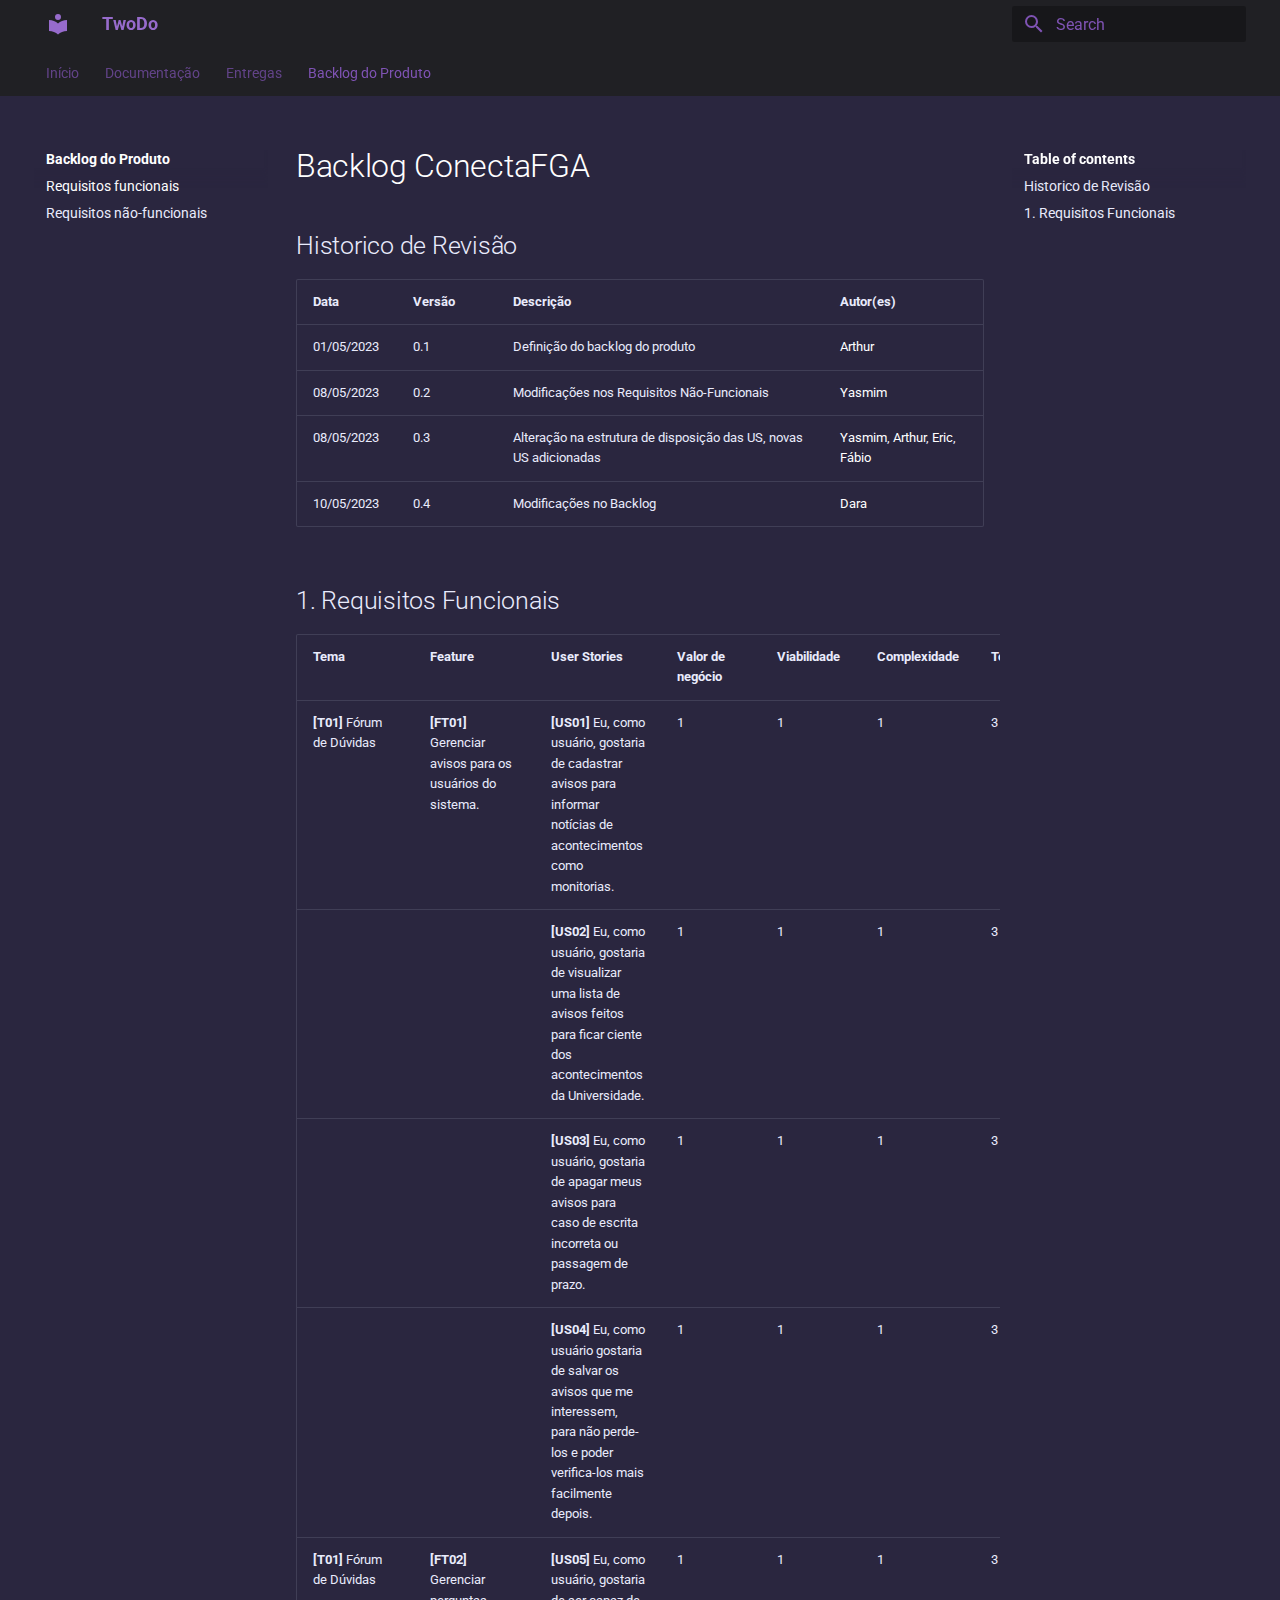
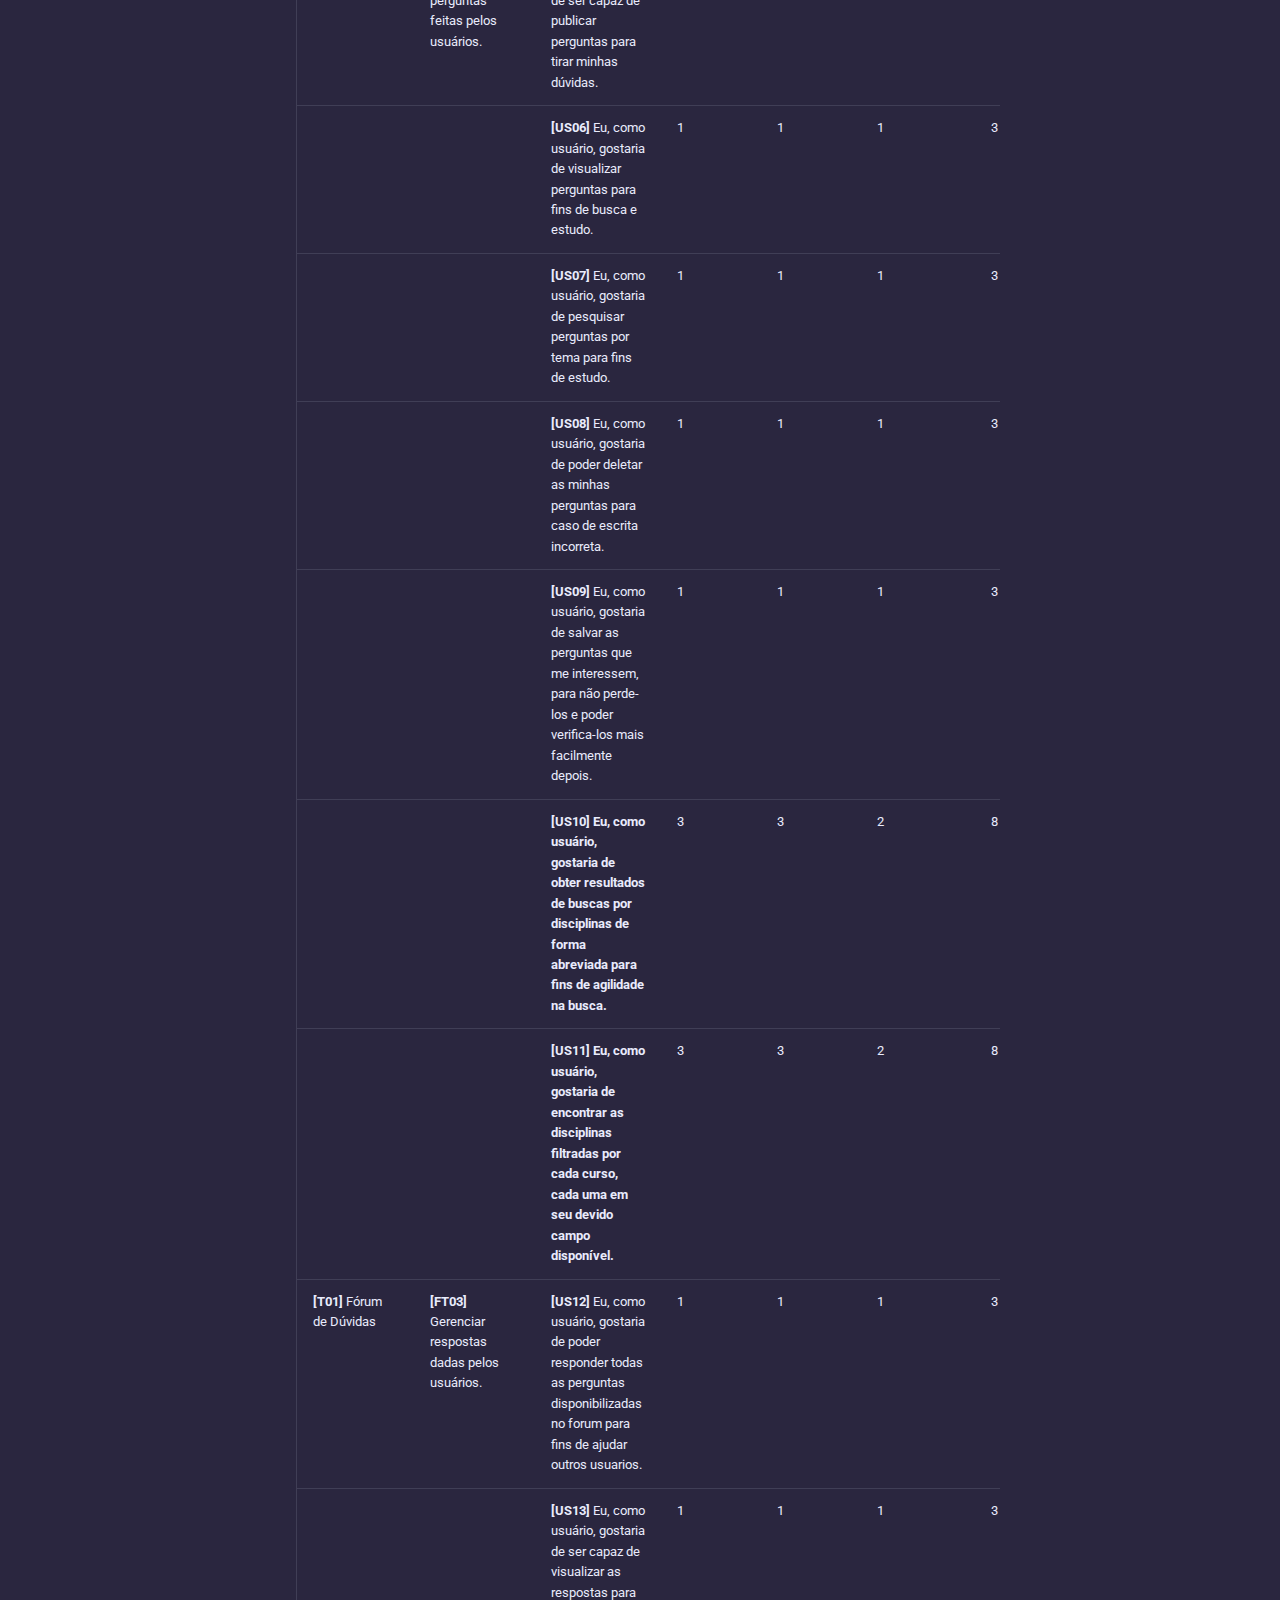
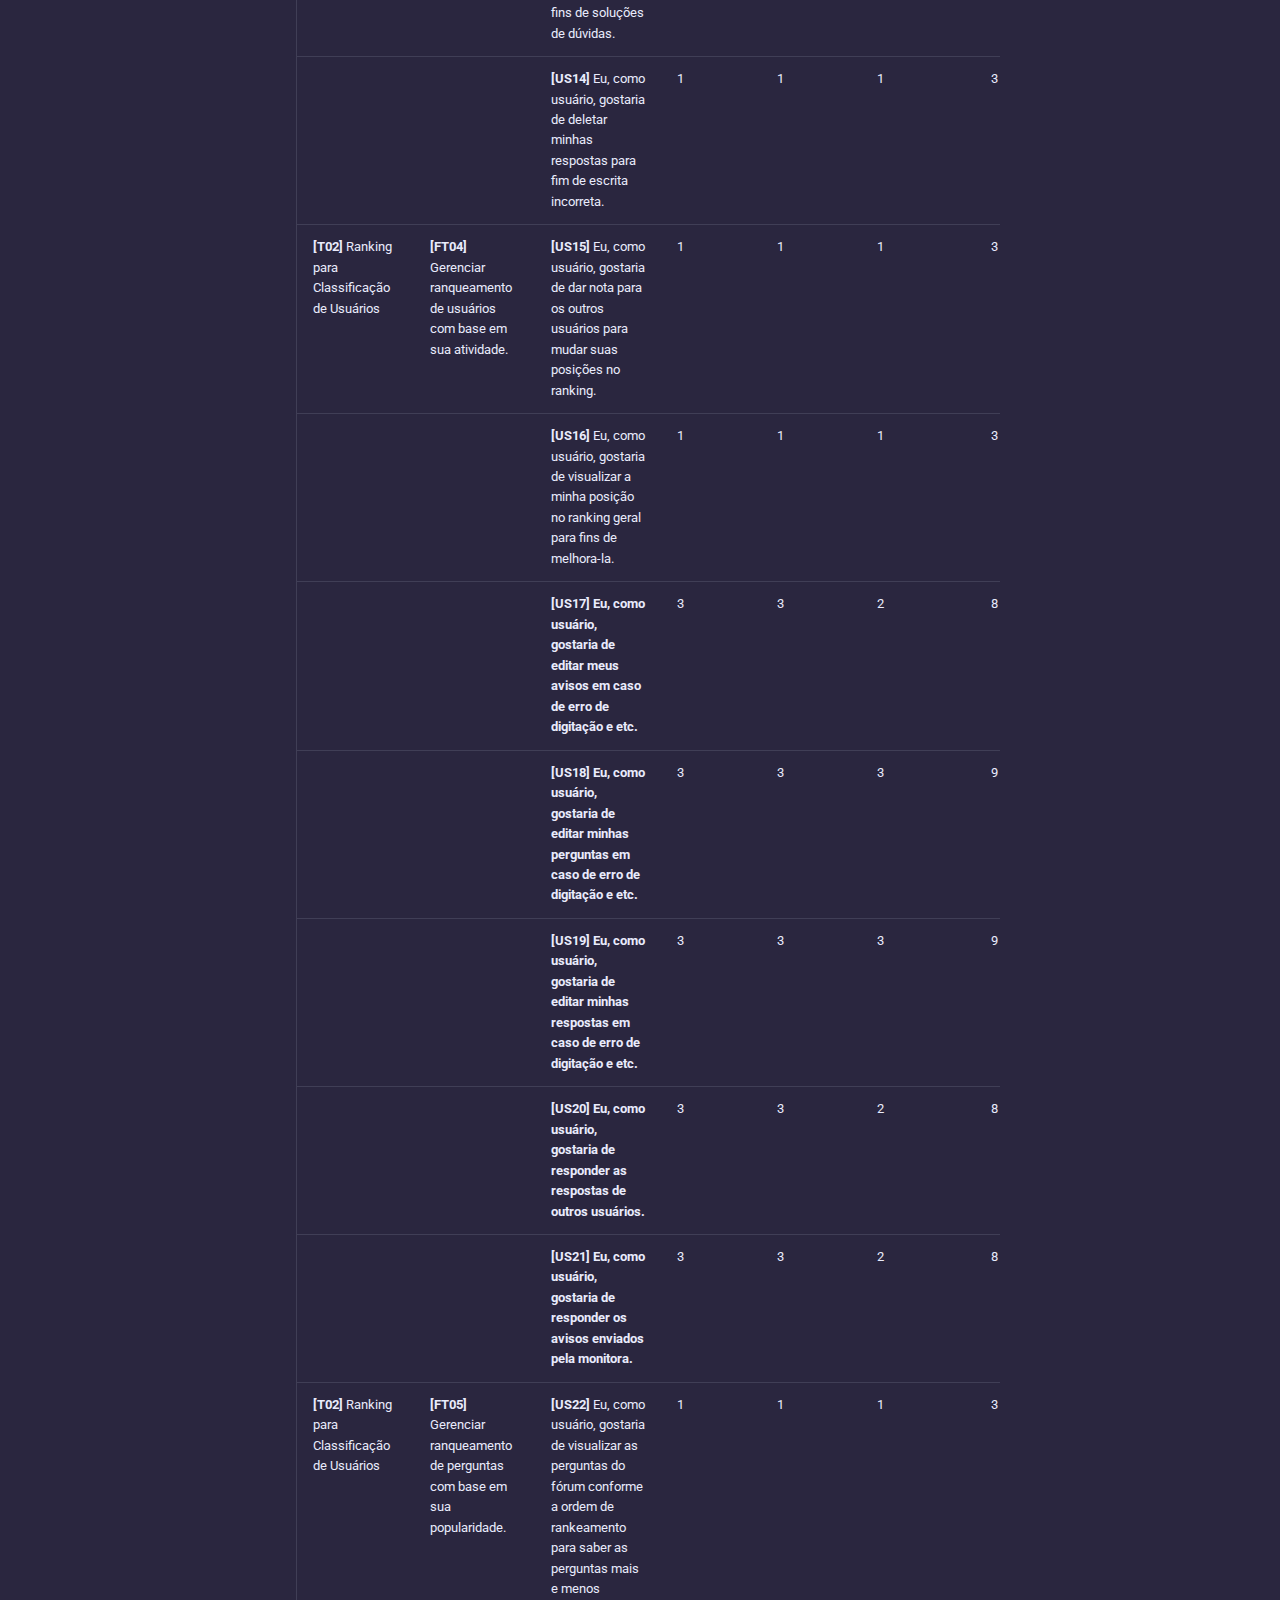
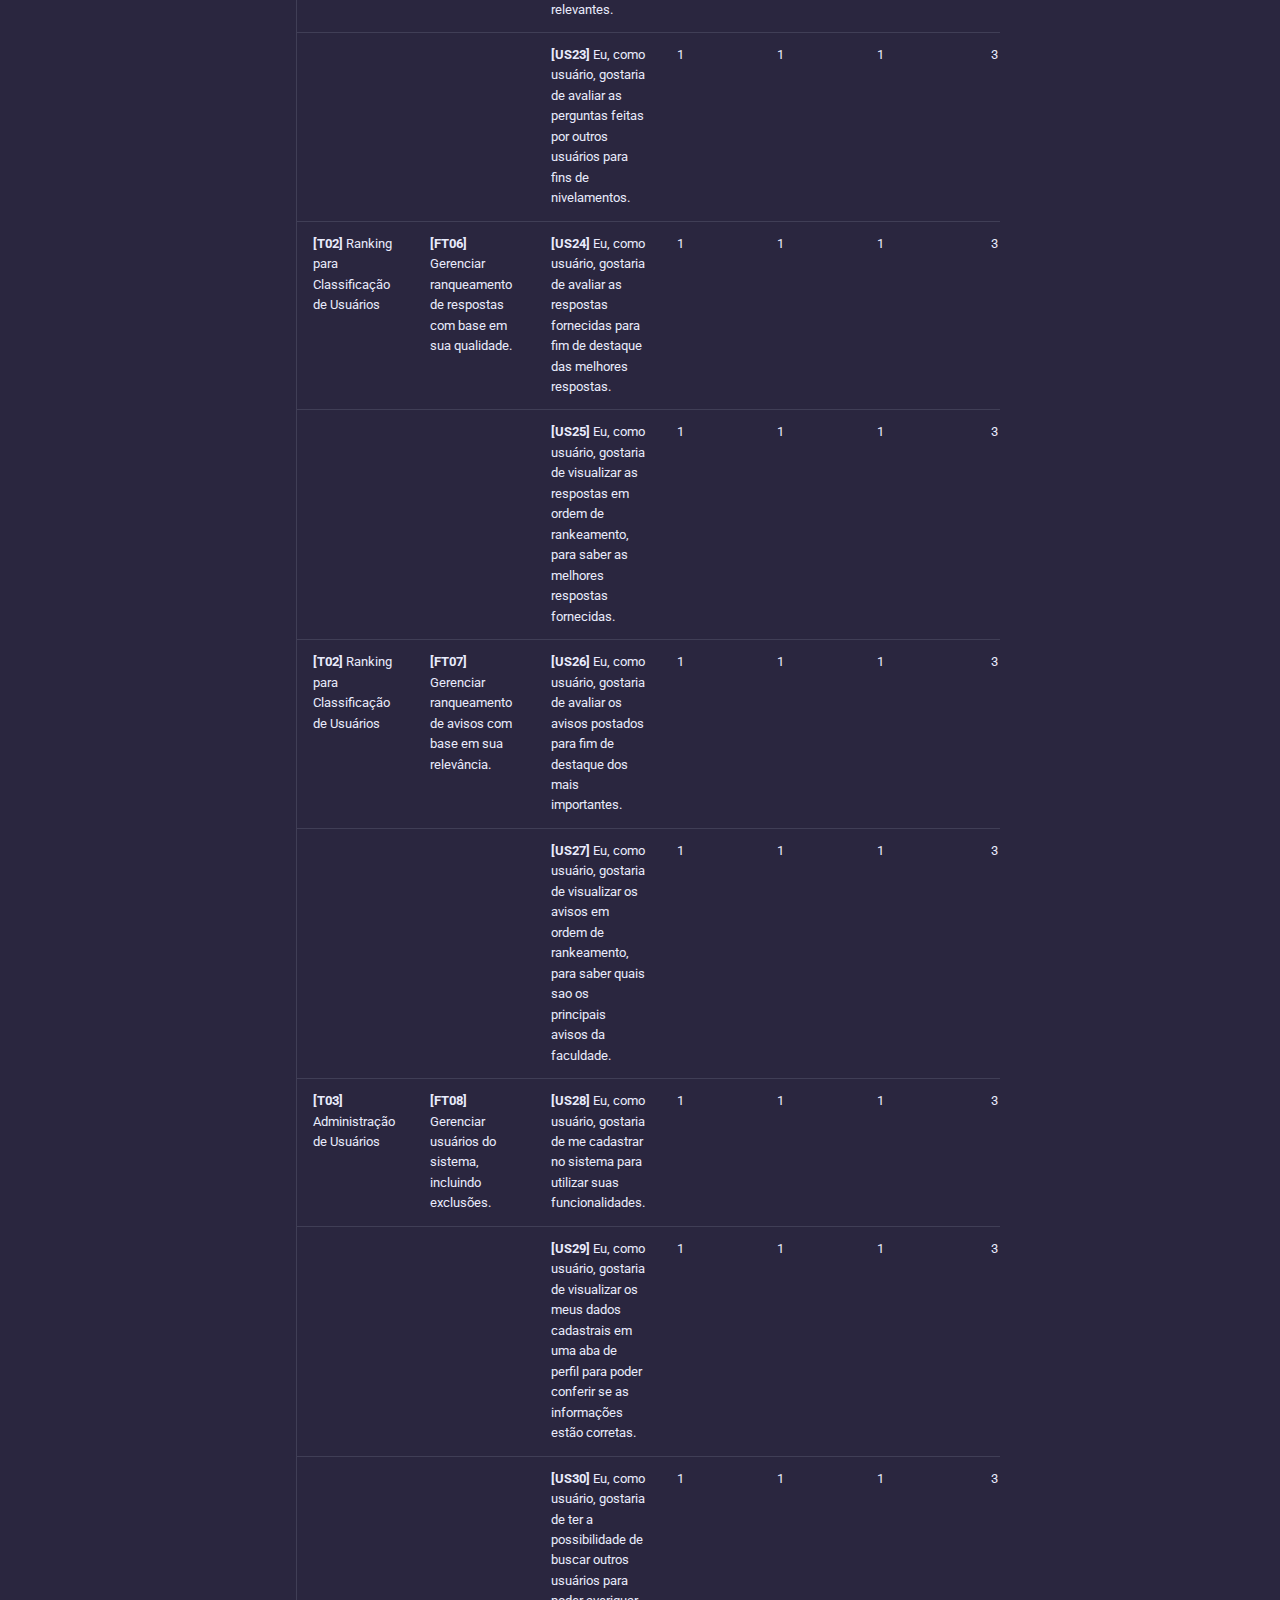
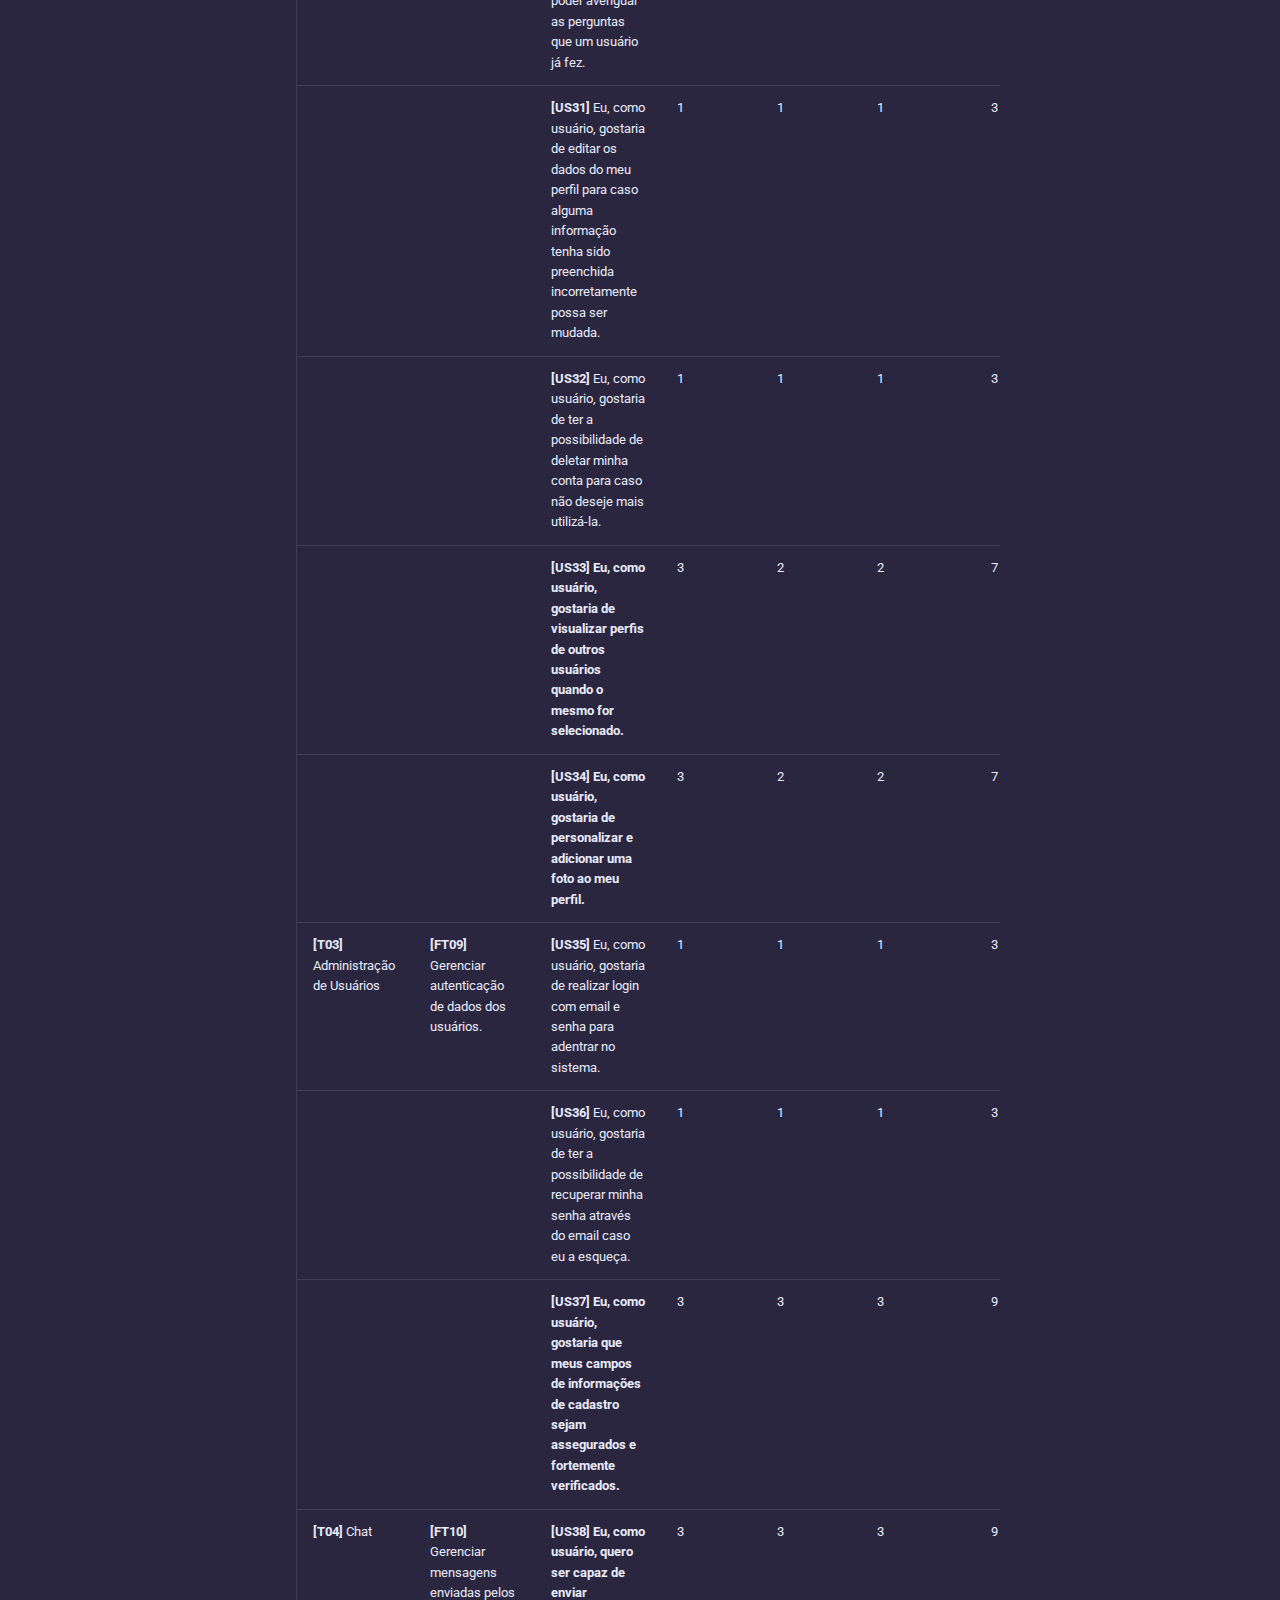
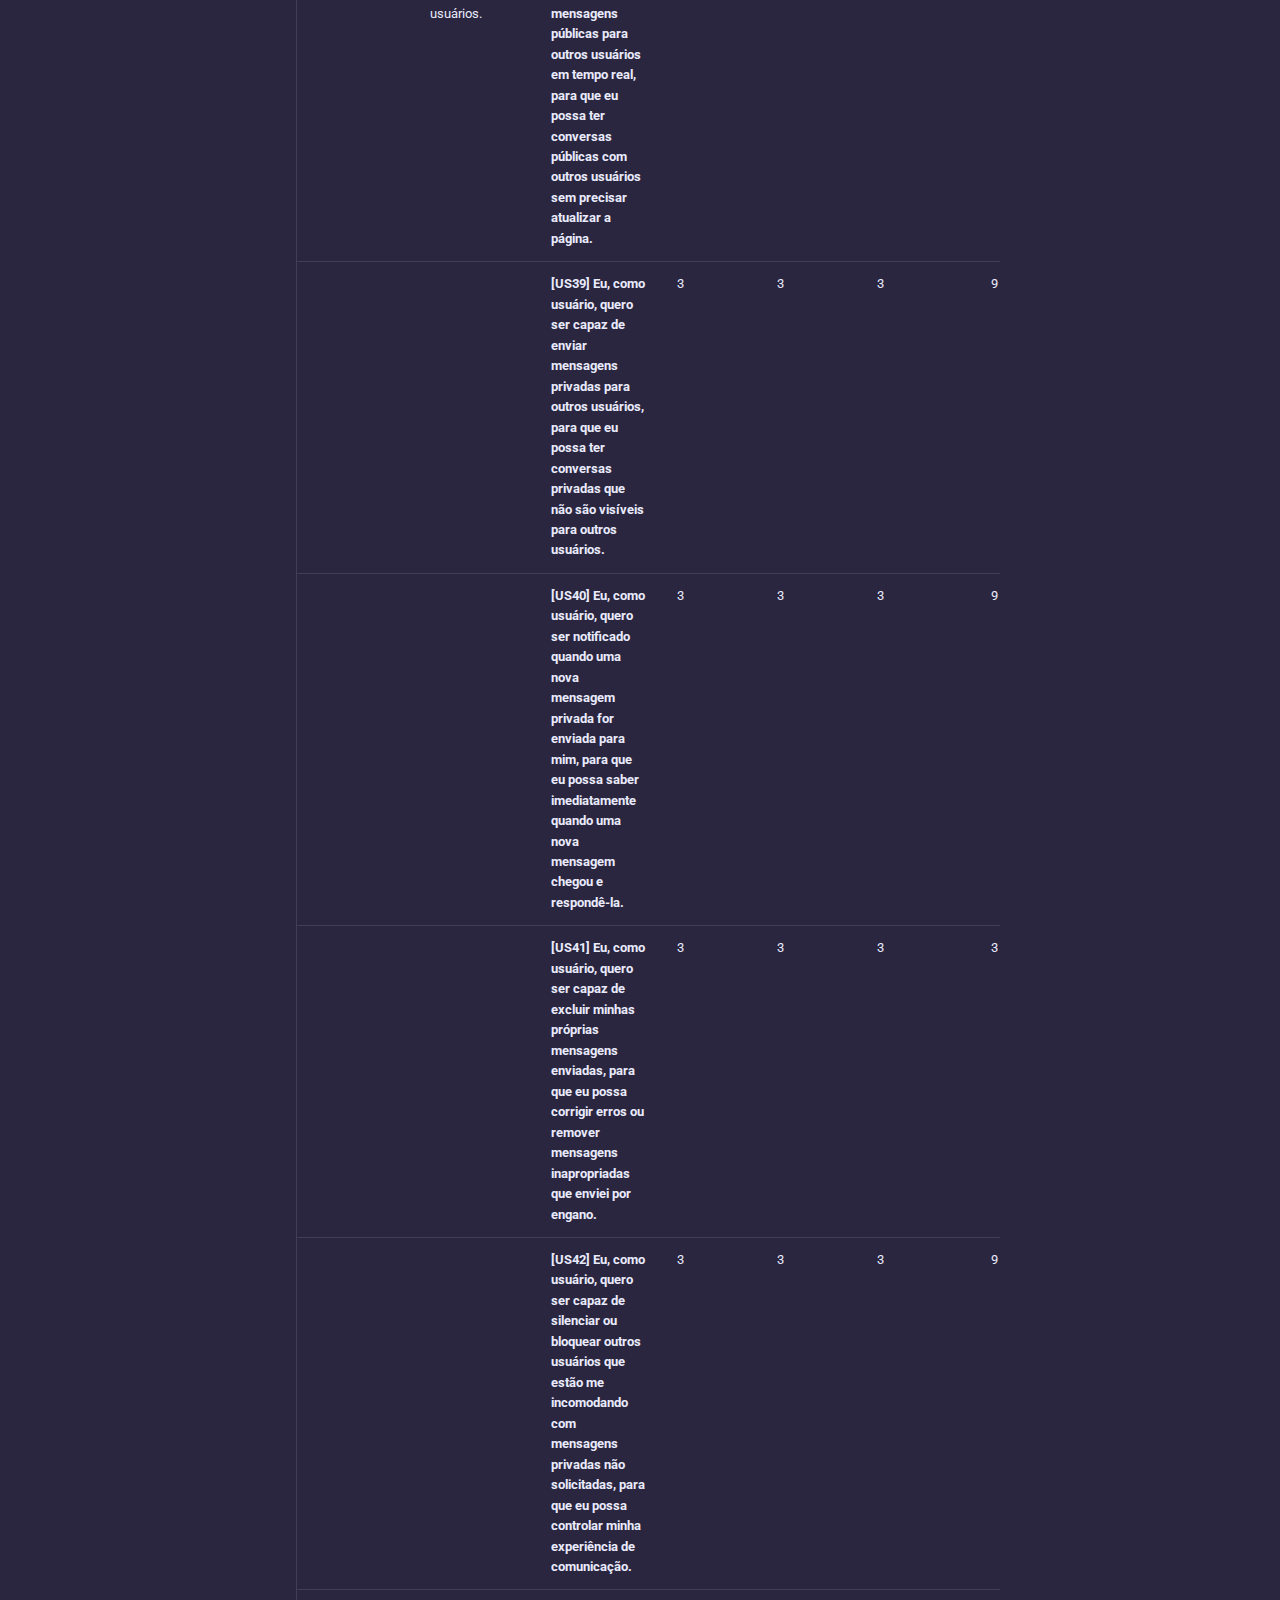
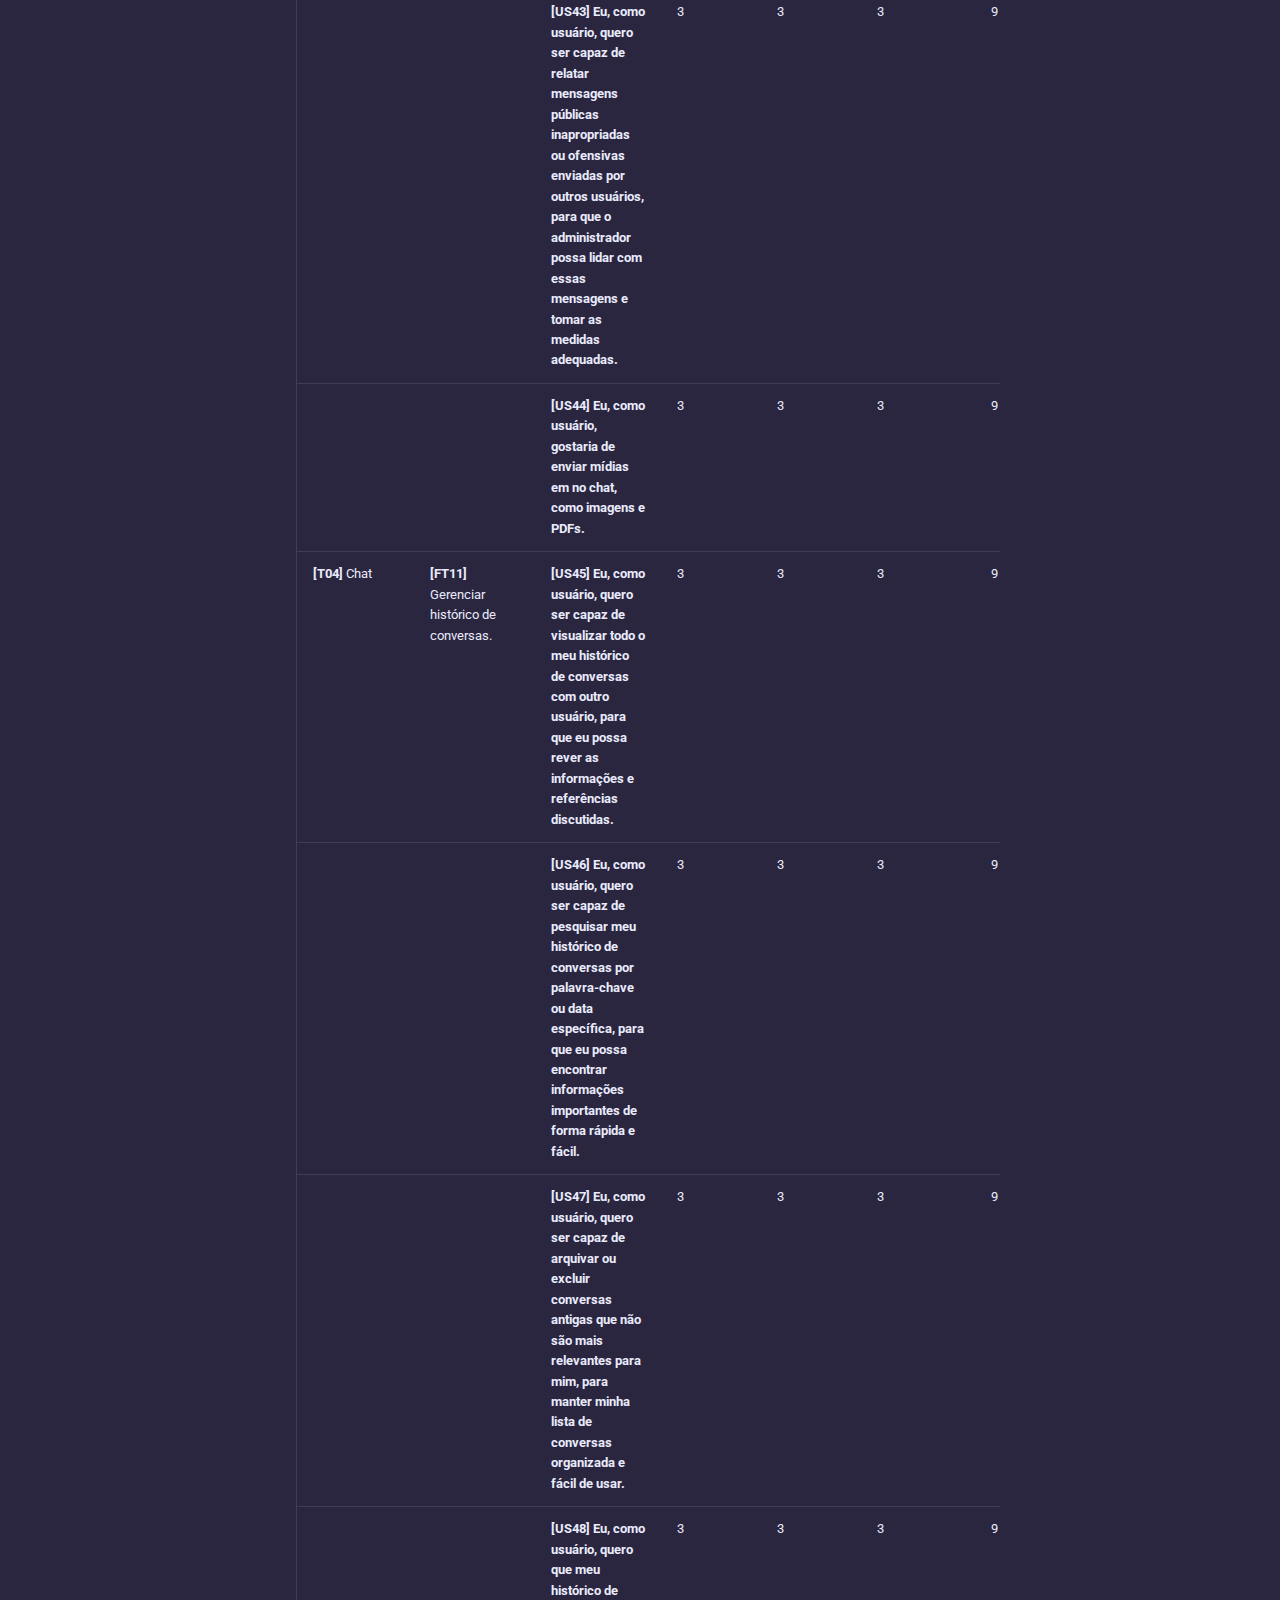
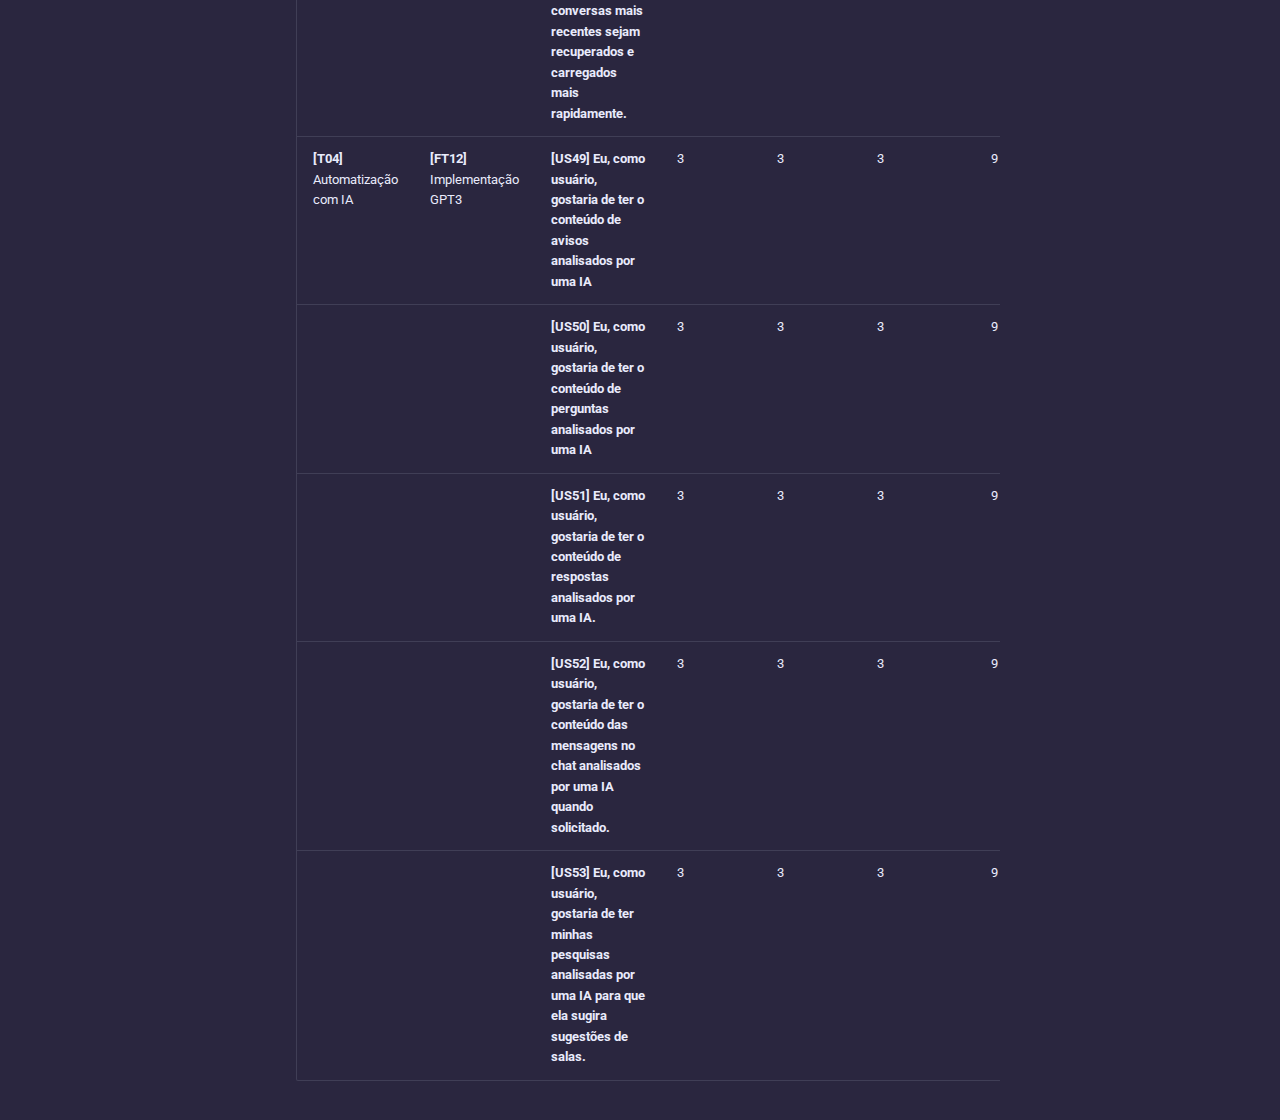
<file: backlog/index.html>
<!doctype html>
<html lang="en" class="no-js">
  <head>
    
      <meta charset="utf-8">
      <meta name="viewport" content="width=device-width,initial-scale=1">
      
      
      
      
        <link rel="prev" href="../entregas/unidade%201/videoApresentacao/">
      
      
        <link rel="next" href="nao-funcionais/">
      
      <link rel="icon" href="../assets/images/favicon.png">
      <meta name="generator" content="mkdocs-1.4.3, mkdocs-material-9.1.13">
    
    
      
        <title>Requisitos funcionais - TwoDo</title>
      
    
    
      <link rel="stylesheet" href="../assets/stylesheets/main.85bb2934.min.css">
      
        
        <link rel="stylesheet" href="../assets/stylesheets/palette.a6bdf11c.min.css">
      
      

    
    
    
      
        
        
        <link rel="preconnect" href="https://fonts.gstatic.com" crossorigin>
        <link rel="stylesheet" href="https://fonts.googleapis.com/css?family=Roboto:300,300i,400,400i,700,700i%7CRoboto+Mono:400,400i,700,700i&display=fallback">
        <style>:root{--md-text-font:"Roboto";--md-code-font:"Roboto Mono"}</style>
      
    
    
      <link rel="stylesheet" href="../stylesheets/extra.css">
    
    <script>__md_scope=new URL("..",location),__md_hash=e=>[...e].reduce((e,_)=>(e<<5)-e+_.charCodeAt(0),0),__md_get=(e,_=localStorage,t=__md_scope)=>JSON.parse(_.getItem(t.pathname+"."+e)),__md_set=(e,_,t=localStorage,a=__md_scope)=>{try{t.setItem(a.pathname+"."+e,JSON.stringify(_))}catch(e){}}</script>
    
      

    
    
    
  </head>
  
  
    
    
    
    
    
    <body dir="ltr" data-md-color-scheme="slate" data-md-color-primary="indigo" data-md-color-accent="indigo">
  
    
    
    <input class="md-toggle" data-md-toggle="drawer" type="checkbox" id="__drawer" autocomplete="off">
    <input class="md-toggle" data-md-toggle="search" type="checkbox" id="__search" autocomplete="off">
    <label class="md-overlay" for="__drawer"></label>
    <div data-md-component="skip">
      
        
        <a href="#backlog-conectafga" class="md-skip">
          Skip to content
        </a>
      
    </div>
    <div data-md-component="announce">
      
    </div>
    
    
      

<header class="md-header" data-md-component="header">
  <nav class="md-header__inner md-grid" aria-label="Header">
    <a href=".." title="TwoDo" class="md-header__button md-logo" aria-label="TwoDo" data-md-component="logo">
      
  
  <svg xmlns="http://www.w3.org/2000/svg" viewBox="0 0 24 24"><path d="M12 8a3 3 0 0 0 3-3 3 3 0 0 0-3-3 3 3 0 0 0-3 3 3 3 0 0 0 3 3m0 3.54C9.64 9.35 6.5 8 3 8v11c3.5 0 6.64 1.35 9 3.54 2.36-2.19 5.5-3.54 9-3.54V8c-3.5 0-6.64 1.35-9 3.54Z"/></svg>

    </a>
    <label class="md-header__button md-icon" for="__drawer">
      <svg xmlns="http://www.w3.org/2000/svg" viewBox="0 0 24 24"><path d="M3 6h18v2H3V6m0 5h18v2H3v-2m0 5h18v2H3v-2Z"/></svg>
    </label>
    <div class="md-header__title" data-md-component="header-title">
      <div class="md-header__ellipsis">
        <div class="md-header__topic">
          <span class="md-ellipsis">
            TwoDo
          </span>
        </div>
        <div class="md-header__topic" data-md-component="header-topic">
          <span class="md-ellipsis">
            
              Requisitos funcionais
            
          </span>
        </div>
      </div>
    </div>
    
      
    
    
    
      <label class="md-header__button md-icon" for="__search">
        <svg xmlns="http://www.w3.org/2000/svg" viewBox="0 0 24 24"><path d="M9.5 3A6.5 6.5 0 0 1 16 9.5c0 1.61-.59 3.09-1.56 4.23l.27.27h.79l5 5-1.5 1.5-5-5v-.79l-.27-.27A6.516 6.516 0 0 1 9.5 16 6.5 6.5 0 0 1 3 9.5 6.5 6.5 0 0 1 9.5 3m0 2C7 5 5 7 5 9.5S7 14 9.5 14 14 12 14 9.5 12 5 9.5 5Z"/></svg>
      </label>
      <div class="md-search" data-md-component="search" role="dialog">
  <label class="md-search__overlay" for="__search"></label>
  <div class="md-search__inner" role="search">
    <form class="md-search__form" name="search">
      <input type="text" class="md-search__input" name="query" aria-label="Search" placeholder="Search" autocapitalize="off" autocorrect="off" autocomplete="off" spellcheck="false" data-md-component="search-query" required>
      <label class="md-search__icon md-icon" for="__search">
        <svg xmlns="http://www.w3.org/2000/svg" viewBox="0 0 24 24"><path d="M9.5 3A6.5 6.5 0 0 1 16 9.5c0 1.61-.59 3.09-1.56 4.23l.27.27h.79l5 5-1.5 1.5-5-5v-.79l-.27-.27A6.516 6.516 0 0 1 9.5 16 6.5 6.5 0 0 1 3 9.5 6.5 6.5 0 0 1 9.5 3m0 2C7 5 5 7 5 9.5S7 14 9.5 14 14 12 14 9.5 12 5 9.5 5Z"/></svg>
        <svg xmlns="http://www.w3.org/2000/svg" viewBox="0 0 24 24"><path d="M20 11v2H8l5.5 5.5-1.42 1.42L4.16 12l7.92-7.92L13.5 5.5 8 11h12Z"/></svg>
      </label>
      <nav class="md-search__options" aria-label="Search">
        
        <button type="reset" class="md-search__icon md-icon" title="Clear" aria-label="Clear" tabindex="-1">
          <svg xmlns="http://www.w3.org/2000/svg" viewBox="0 0 24 24"><path d="M19 6.41 17.59 5 12 10.59 6.41 5 5 6.41 10.59 12 5 17.59 6.41 19 12 13.41 17.59 19 19 17.59 13.41 12 19 6.41Z"/></svg>
        </button>
      </nav>
      
        <div class="md-search__suggest" data-md-component="search-suggest"></div>
      
    </form>
    <div class="md-search__output">
      <div class="md-search__scrollwrap" data-md-scrollfix>
        <div class="md-search-result" data-md-component="search-result">
          <div class="md-search-result__meta">
            Initializing search
          </div>
          <ol class="md-search-result__list" role="presentation"></ol>
        </div>
      </div>
    </div>
  </div>
</div>
    
    
  </nav>
  
</header>
    
    <div class="md-container" data-md-component="container">
      
      
        
          
            
<nav class="md-tabs" aria-label="Tabs" data-md-component="tabs">
  <div class="md-grid">
    <ul class="md-tabs__list">
      
        
  
  


  <li class="md-tabs__item">
    <a href=".." class="md-tabs__link">
      Início
    </a>
  </li>

      
        
  
  


  
  
  
    <li class="md-tabs__item">
      <a href="../documentacao/visaoGeralProduto/" class="md-tabs__link">
        Documentação
      </a>
    </li>
  

      
        
  
  


  
  
  
    

  
  
  
    <li class="md-tabs__item">
      <a href="../entregas/unidade%201/seminario/" class="md-tabs__link">
        Entregas
      </a>
    </li>
  

  

      
        
  
  
    
  


  
  
  
    <li class="md-tabs__item">
      <a href="./" class="md-tabs__link md-tabs__link--active">
        Backlog do Produto
      </a>
    </li>
  

      
    </ul>
  </div>
</nav>
          
        
      
      <main class="md-main" data-md-component="main">
        <div class="md-main__inner md-grid">
          
            
              
              <div class="md-sidebar md-sidebar--primary" data-md-component="sidebar" data-md-type="navigation" >
                <div class="md-sidebar__scrollwrap">
                  <div class="md-sidebar__inner">
                    

  


<nav class="md-nav md-nav--primary md-nav--lifted" aria-label="Navigation" data-md-level="0">
  <label class="md-nav__title" for="__drawer">
    <a href=".." title="TwoDo" class="md-nav__button md-logo" aria-label="TwoDo" data-md-component="logo">
      
  
  <svg xmlns="http://www.w3.org/2000/svg" viewBox="0 0 24 24"><path d="M12 8a3 3 0 0 0 3-3 3 3 0 0 0-3-3 3 3 0 0 0-3 3 3 3 0 0 0 3 3m0 3.54C9.64 9.35 6.5 8 3 8v11c3.5 0 6.64 1.35 9 3.54 2.36-2.19 5.5-3.54 9-3.54V8c-3.5 0-6.64 1.35-9 3.54Z"/></svg>

    </a>
    TwoDo
  </label>
  
  <ul class="md-nav__list" data-md-scrollfix>
    
      
      
      

  
  
  
    <li class="md-nav__item">
      <a href=".." class="md-nav__link">
        Início
      </a>
    </li>
  

    
      
      
      

  
  
  
    
    <li class="md-nav__item md-nav__item--nested">
      
      
      
      
      <input class="md-nav__toggle md-toggle " type="checkbox" id="__nav_2" >
      
      
      
        <label class="md-nav__link" for="__nav_2" id="__nav_2_label" tabindex="0">
          Documentação
          <span class="md-nav__icon md-icon"></span>
        </label>
      
      <nav class="md-nav" data-md-level="1" aria-labelledby="__nav_2_label" aria-expanded="false">
        <label class="md-nav__title" for="__nav_2">
          <span class="md-nav__icon md-icon"></span>
          Documentação
        </label>
        <ul class="md-nav__list" data-md-scrollfix>
          
            
              
  
  
  
    <li class="md-nav__item">
      <a href="../documentacao/visaoGeralProduto/" class="md-nav__link">
        Visão Geral do Produto
      </a>
    </li>
  

            
          
            
              
  
  
  
    <li class="md-nav__item">
      <a href="../documentacao/visaoGeralProjeto/" class="md-nav__link">
        Visão Geral do Projeto
      </a>
    </li>
  

            
          
            
              
  
  
  
    <li class="md-nav__item">
      <a href="../documentacao/processoDesenvolvimento/" class="md-nav__link">
        Processo de Desenvolvimento de Software
      </a>
    </li>
  

            
          
            
              
  
  
  
    <li class="md-nav__item">
      <a href="../documentacao/licoesAprendidas/" class="md-nav__link">
        Lições Aprendidas
      </a>
    </li>
  

            
          
            
              
  
  
  
    <li class="md-nav__item">
      <a href="../documentacao/referenciasBibliograficas/" class="md-nav__link">
        Referências Bibliográficas
      </a>
    </li>
  

            
          
        </ul>
      </nav>
    </li>
  

    
      
      
      

  
  
  
    
    <li class="md-nav__item md-nav__item--nested">
      
      
      
      
      <input class="md-nav__toggle md-toggle " type="checkbox" id="__nav_3" >
      
      
      
        <label class="md-nav__link" for="__nav_3" id="__nav_3_label" tabindex="0">
          Entregas
          <span class="md-nav__icon md-icon"></span>
        </label>
      
      <nav class="md-nav" data-md-level="1" aria-labelledby="__nav_3_label" aria-expanded="false">
        <label class="md-nav__title" for="__nav_3">
          <span class="md-nav__icon md-icon"></span>
          Entregas
        </label>
        <ul class="md-nav__list" data-md-scrollfix>
          
            
              
  
  
  
    
    <li class="md-nav__item md-nav__item--nested">
      
      
      
      
      <input class="md-nav__toggle md-toggle " type="checkbox" id="__nav_3_1" >
      
      
      
        <label class="md-nav__link" for="__nav_3_1" id="__nav_3_1_label" tabindex="0">
          Unidade 1
          <span class="md-nav__icon md-icon"></span>
        </label>
      
      <nav class="md-nav" data-md-level="2" aria-labelledby="__nav_3_1_label" aria-expanded="false">
        <label class="md-nav__title" for="__nav_3_1">
          <span class="md-nav__icon md-icon"></span>
          Unidade 1
        </label>
        <ul class="md-nav__list" data-md-scrollfix>
          
            
              
  
  
  
    <li class="md-nav__item">
      <a href="../entregas/unidade%201/seminario/" class="md-nav__link">
        Seminário - Processos e Ciclos de Vida
      </a>
    </li>
  

            
          
            
              
  
  
  
    <li class="md-nav__item">
      <a href="../entregas/unidade%201/videoApresentacao/" class="md-nav__link">
        Vídeo - Apresentação GitPages
      </a>
    </li>
  

            
          
        </ul>
      </nav>
    </li>
  

            
          
        </ul>
      </nav>
    </li>
  

    
      
      
      

  
  
    
  
  
    
    <li class="md-nav__item md-nav__item--active md-nav__item--nested">
      
      
      
      
      <input class="md-nav__toggle md-toggle " type="checkbox" id="__nav_4" checked>
      
      
      
        <label class="md-nav__link" for="__nav_4" id="__nav_4_label" tabindex="0">
          Backlog do Produto
          <span class="md-nav__icon md-icon"></span>
        </label>
      
      <nav class="md-nav" data-md-level="1" aria-labelledby="__nav_4_label" aria-expanded="true">
        <label class="md-nav__title" for="__nav_4">
          <span class="md-nav__icon md-icon"></span>
          Backlog do Produto
        </label>
        <ul class="md-nav__list" data-md-scrollfix>
          
            
              
  
  
    
  
  
    <li class="md-nav__item md-nav__item--active">
      
      <input class="md-nav__toggle md-toggle" type="checkbox" id="__toc">
      
      
        
      
      
        <label class="md-nav__link md-nav__link--active" for="__toc">
          Requisitos funcionais
          <span class="md-nav__icon md-icon"></span>
        </label>
      
      <a href="./" class="md-nav__link md-nav__link--active">
        Requisitos funcionais
      </a>
      
        

<nav class="md-nav md-nav--secondary" aria-label="Table of contents">
  
  
  
    
  
  
    <label class="md-nav__title" for="__toc">
      <span class="md-nav__icon md-icon"></span>
      Table of contents
    </label>
    <ul class="md-nav__list" data-md-component="toc" data-md-scrollfix>
      
        <li class="md-nav__item">
  <a href="#historico-de-revisao" class="md-nav__link">
    Historico de Revisão
  </a>
  
</li>
      
        <li class="md-nav__item">
  <a href="#1-requisitos-funcionais" class="md-nav__link">
    1. Requisitos Funcionais
  </a>
  
</li>
      
    </ul>
  
</nav>
      
    </li>
  

            
          
            
              
  
  
  
    <li class="md-nav__item">
      <a href="nao-funcionais/" class="md-nav__link">
        Requisitos não-funcionais
      </a>
    </li>
  

            
          
        </ul>
      </nav>
    </li>
  

    
  </ul>
</nav>
                  </div>
                </div>
              </div>
            
            
              
              <div class="md-sidebar md-sidebar--secondary" data-md-component="sidebar" data-md-type="toc" >
                <div class="md-sidebar__scrollwrap">
                  <div class="md-sidebar__inner">
                    

<nav class="md-nav md-nav--secondary" aria-label="Table of contents">
  
  
  
    
  
  
    <label class="md-nav__title" for="__toc">
      <span class="md-nav__icon md-icon"></span>
      Table of contents
    </label>
    <ul class="md-nav__list" data-md-component="toc" data-md-scrollfix>
      
        <li class="md-nav__item">
  <a href="#historico-de-revisao" class="md-nav__link">
    Historico de Revisão
  </a>
  
</li>
      
        <li class="md-nav__item">
  <a href="#1-requisitos-funcionais" class="md-nav__link">
    1. Requisitos Funcionais
  </a>
  
</li>
      
    </ul>
  
</nav>
                  </div>
                </div>
              </div>
            
          
          
            <div class="md-content" data-md-component="content">
              <article class="md-content__inner md-typeset">
                
                  


<h1 id="backlog-conectafga">Backlog ConectaFGA</h1>
<h2 id="historico-de-revisao">Historico de Revisão</h2>
<table>
<thead>
<tr>
<th>Data</th>
<th>Versão</th>
<th>Descrição</th>
<th>Autor(es)</th>
</tr>
</thead>
<tbody>
<tr>
<td>01/05/2023</td>
<td>0.1</td>
<td>Definição do backlog do produto</td>
<td><a href="https://github.com/Arthrok">Arthur</a></td>
</tr>
<tr>
<td>08/05/2023</td>
<td>0.2</td>
<td>Modificações nos Requisitos Não-Funcionais</td>
<td><a href="https://github.com/yaskisoba">Yasmim</a></td>
</tr>
<tr>
<td>08/05/2023</td>
<td>0.3</td>
<td>Alteração na estrutura de disposição das US, novas US adicionadas</td>
<td><a href="https://github.com/yaskisoba">Yasmim</a>, <a href="https://github.com/Arthrok">Arthur</a>, <a href="https://github.com/ericbky">Eric</a>, <a href="https://github.com/fabioaletorres">Fábio</a></td>
</tr>
<tr>
<td>10/05/2023</td>
<td>0.4</td>
<td>Modificações no Backlog</td>
<td><a href="https://github.com/daramariabs">Dara</a></td>
</tr>
</tbody>
</table>
<h2 id="1-requisitos-funcionais">1. Requisitos Funcionais</h2>
<table>
<thead>
<tr>
<th>Tema</th>
<th>Feature</th>
<th>User Stories</th>
<th>Valor de negócio</th>
<th>Viabilidade</th>
<th>Complexidade</th>
<th>Total</th>
</tr>
</thead>
<tbody>
<tr>
<td><strong>[T01]</strong> Fórum de Dúvidas</td>
<td><strong>[FT01]</strong> Gerenciar avisos para os usuários do sistema.</td>
<td><strong>[US01]</strong> Eu, como usuário, gostaria de cadastrar avisos para informar notícias de acontecimentos como monitorias.</td>
<td>1</td>
<td>1</td>
<td>1</td>
<td>3</td>
</tr>
<tr>
<td></td>
<td></td>
<td><strong>[US02]</strong> Eu, como usuário, gostaria de visualizar uma lista de avisos feitos para ficar ciente dos acontecimentos da Universidade.</td>
<td>1</td>
<td>1</td>
<td>1</td>
<td>3</td>
</tr>
<tr>
<td></td>
<td></td>
<td><strong>[US03]</strong> Eu, como usuário, gostaria de apagar meus avisos para caso de escrita incorreta ou passagem de prazo.</td>
<td>1</td>
<td>1</td>
<td>1</td>
<td>3</td>
</tr>
<tr>
<td></td>
<td></td>
<td><strong>[US04]</strong> Eu, como usuário gostaria de salvar os avisos que me interessem, para não perde-los e poder verifica-los mais facilmente depois.</td>
<td>1</td>
<td>1</td>
<td>1</td>
<td>3</td>
</tr>
<tr>
<td><strong>[T01]</strong> Fórum de Dúvidas</td>
<td><strong>[FT02]</strong> Gerenciar perguntas feitas pelos usuários.</td>
<td><strong>[US05]</strong> Eu, como usuário, gostaria de ser capaz de publicar perguntas para tirar minhas dúvidas.</td>
<td>1</td>
<td>1</td>
<td>1</td>
<td>3</td>
</tr>
<tr>
<td></td>
<td></td>
<td><strong>[US06]</strong> Eu, como usuário, gostaria de visualizar perguntas para fins de busca e estudo.</td>
<td>1</td>
<td>1</td>
<td>1</td>
<td>3</td>
</tr>
<tr>
<td></td>
<td></td>
<td><strong>[US07]</strong> Eu, como usuário, gostaria de pesquisar perguntas por tema para fins de estudo.</td>
<td>1</td>
<td>1</td>
<td>1</td>
<td>3</td>
</tr>
<tr>
<td></td>
<td></td>
<td><strong>[US08]</strong> Eu, como usuário, gostaria de poder deletar as minhas perguntas para caso de escrita incorreta.</td>
<td>1</td>
<td>1</td>
<td>1</td>
<td>3</td>
</tr>
<tr>
<td></td>
<td></td>
<td><strong>[US09]</strong> Eu, como usuário, gostaria de salvar as perguntas que me interessem, para não perde-los e poder verifica-los mais facilmente depois.</td>
<td>1</td>
<td>1</td>
<td>1</td>
<td>3</td>
</tr>
<tr>
<td></td>
<td></td>
<td><strong>[US10]</strong> <strong>Eu, como usuário, gostaria de obter resultados de buscas por disciplinas de forma abreviada para fins de agilidade na busca.</strong></td>
<td>3</td>
<td>3</td>
<td>2</td>
<td>8</td>
</tr>
<tr>
<td></td>
<td></td>
<td><strong>[US11]</strong> <strong>Eu, como usuário, gostaria de encontrar as disciplinas filtradas por cada curso, cada uma em seu devido campo disponível.</strong></td>
<td>3</td>
<td>3</td>
<td>2</td>
<td>8</td>
</tr>
<tr>
<td><strong>[T01]</strong> Fórum de Dúvidas</td>
<td><strong>[FT03]</strong> Gerenciar respostas dadas pelos usuários.</td>
<td><strong>[US12]</strong> Eu,  como usuário, gostaria de poder responder todas as perguntas disponibilizadas no forum para fins de ajudar outros usuarios.</td>
<td>1</td>
<td>1</td>
<td>1</td>
<td>3</td>
</tr>
<tr>
<td></td>
<td></td>
<td><strong>[US13]</strong> Eu, como usuário, gostaria de ser capaz de visualizar as respostas para fins de soluções de dúvidas.</td>
<td>1</td>
<td>1</td>
<td>1</td>
<td>3</td>
</tr>
<tr>
<td></td>
<td></td>
<td><strong>[US14]</strong>   Eu, como usuário, gostaria de deletar minhas respostas para fim de escrita incorreta.</td>
<td>1</td>
<td>1</td>
<td>1</td>
<td>3</td>
</tr>
<tr>
<td><strong>[T02]</strong> Ranking para Classificação de Usuários</td>
<td><strong>[FT04]</strong> Gerenciar ranqueamento de usuários com base em sua atividade.</td>
<td><strong>[US15]</strong> Eu, como usuário, gostaria de dar nota para os outros usuários para mudar suas posições no ranking.</td>
<td>1</td>
<td>1</td>
<td>1</td>
<td>3</td>
</tr>
<tr>
<td></td>
<td></td>
<td><strong>[US16]</strong> Eu, como usuário, gostaria de visualizar a minha posição no ranking geral para fins de melhora-la.</td>
<td>1</td>
<td>1</td>
<td>1</td>
<td>3</td>
</tr>
<tr>
<td></td>
<td></td>
<td><strong>[US17]</strong> <strong>Eu, como usuário, gostaria de editar meus avisos em caso de erro de digitação e etc.</strong></td>
<td>3</td>
<td>3</td>
<td>2</td>
<td>8</td>
</tr>
<tr>
<td></td>
<td></td>
<td><strong>[US18]</strong> <strong>Eu, como usuário, gostaria de editar minhas perguntas em caso de erro de digitação e etc.</strong></td>
<td>3</td>
<td>3</td>
<td>3</td>
<td>9</td>
</tr>
<tr>
<td></td>
<td></td>
<td><strong>[US19]</strong> <strong>Eu, como usuário, gostaria de editar minhas respostas em caso de erro de digitação e etc.</strong></td>
<td>3</td>
<td>3</td>
<td>3</td>
<td>9</td>
</tr>
<tr>
<td></td>
<td></td>
<td><strong>[US20]</strong>    <strong>Eu, como usuário, gostaria de responder as respostas de outros usuários.</strong></td>
<td>3</td>
<td>3</td>
<td>2</td>
<td>8</td>
</tr>
<tr>
<td></td>
<td></td>
<td><strong>[US21]</strong> <strong>Eu, como usuário, gostaria de responder os avisos enviados pela monitora.</strong></td>
<td>3</td>
<td>3</td>
<td>2</td>
<td>8</td>
</tr>
<tr>
<td><strong>[T02]</strong> Ranking para Classificação de Usuários</td>
<td><strong>[FT05]</strong> Gerenciar ranqueamento de perguntas com base em sua popularidade.</td>
<td><strong>[US22]</strong> Eu, como usuário, gostaria de visualizar as perguntas do fórum conforme a ordem de rankeamento para saber as perguntas mais e menos relevantes.</td>
<td>1</td>
<td>1</td>
<td>1</td>
<td>3</td>
</tr>
<tr>
<td></td>
<td></td>
<td><strong>[US23]</strong> Eu, como usuário, gostaria de avaliar as perguntas feitas por outros usuários para fins de nivelamentos.</td>
<td>1</td>
<td>1</td>
<td>1</td>
<td>3</td>
</tr>
<tr>
<td><strong>[T02]</strong> Ranking para Classificação de Usuários</td>
<td><strong>[FT06]</strong> Gerenciar ranqueamento de respostas com base em sua qualidade.</td>
<td><strong>[US24]</strong> Eu, como usuário, gostaria de avaliar as respostas fornecidas para fim de destaque das melhores respostas.</td>
<td>1</td>
<td>1</td>
<td>1</td>
<td>3</td>
</tr>
<tr>
<td></td>
<td></td>
<td><strong>[US25]</strong> Eu, como usuário, gostaria de visualizar as respostas em ordem de rankeamento, para saber as melhores respostas fornecidas.</td>
<td>1</td>
<td>1</td>
<td>1</td>
<td>3</td>
</tr>
<tr>
<td><strong>[T02]</strong> Ranking para Classificação de Usuários</td>
<td><strong>[FT07]</strong> Gerenciar ranqueamento de avisos com base em sua relevância.</td>
<td><strong>[US26]</strong> Eu, como usuário, gostaria de avaliar os avisos postados para fim de destaque dos mais importantes.</td>
<td>1</td>
<td>1</td>
<td>1</td>
<td>3</td>
</tr>
<tr>
<td></td>
<td></td>
<td><strong>[US27]</strong> Eu, como usuário, gostaria de visualizar os avisos em ordem de rankeamento, para saber quais sao os principais avisos da faculdade.</td>
<td>1</td>
<td>1</td>
<td>1</td>
<td>3</td>
</tr>
<tr>
<td><strong>[T03]</strong> Administração de Usuários</td>
<td><strong>[FT08]</strong> Gerenciar usuários do sistema, incluindo exclusões.</td>
<td><strong>[US28]</strong> Eu, como usuário, gostaria de me cadastrar no sistema para utilizar suas funcionalidades.</td>
<td>1</td>
<td>1</td>
<td>1</td>
<td>3</td>
</tr>
<tr>
<td></td>
<td></td>
<td><strong>[US29]</strong> Eu, como usuário, gostaria de visualizar os meus dados cadastrais em uma aba de perfil para poder conferir se as informações estão corretas.</td>
<td>1</td>
<td>1</td>
<td>1</td>
<td>3</td>
</tr>
<tr>
<td></td>
<td></td>
<td><strong>[US30]</strong> Eu, como usuário, gostaria de ter a possibilidade de buscar outros usuários para poder averiguar as perguntas que um usuário já fez.</td>
<td>1</td>
<td>1</td>
<td>1</td>
<td>3</td>
</tr>
<tr>
<td></td>
<td></td>
<td><strong>[US31]</strong> Eu, como usuário, gostaria de editar os dados do meu perfil para caso alguma informação tenha sido preenchida incorretamente possa ser mudada.</td>
<td>1</td>
<td>1</td>
<td>1</td>
<td>3</td>
</tr>
<tr>
<td></td>
<td></td>
<td><strong>[US32]</strong> Eu, como usuário, gostaria de ter a possibilidade de deletar minha conta para caso não deseje mais utilizá-la.</td>
<td>1</td>
<td>1</td>
<td>1</td>
<td>3</td>
</tr>
<tr>
<td></td>
<td></td>
<td><strong>[US33]</strong> <strong>Eu, como usuário, gostaria de visualizar perfis de outros usuários quando o mesmo for selecionado.</strong></td>
<td>3</td>
<td>2</td>
<td>2</td>
<td>7</td>
</tr>
<tr>
<td></td>
<td></td>
<td><strong>[US34]</strong> <strong>Eu, como usuário, gostaria de personalizar e adicionar uma foto ao meu perfil.</strong></td>
<td>3</td>
<td>2</td>
<td>2</td>
<td>7</td>
</tr>
<tr>
<td><strong>[T03]</strong> Administração de Usuários</td>
<td><strong>[FT09]</strong>  Gerenciar autenticação de dados dos usuários.</td>
<td><strong>[US35]</strong> Eu, como usuário, gostaria de realizar login com email e senha para adentrar no sistema.</td>
<td>1</td>
<td>1</td>
<td>1</td>
<td>3</td>
</tr>
<tr>
<td></td>
<td></td>
<td><strong>[US36]</strong> Eu, como usuário, gostaria de ter a possibilidade de recuperar minha senha através do email caso eu a esqueça.</td>
<td>1</td>
<td>1</td>
<td>1</td>
<td>3</td>
</tr>
<tr>
<td></td>
<td></td>
<td><strong>[US37]</strong> <strong>Eu, como usuário, gostaria que meus campos de informações de cadastro sejam assegurados e fortemente verificados.</strong></td>
<td>3</td>
<td>3</td>
<td>3</td>
<td>9</td>
</tr>
<tr>
<td><strong>[T04]</strong> Chat</td>
<td><strong>[FT10]</strong> Gerenciar mensagens enviadas pelos usuários.</td>
<td><strong>[US38]</strong> <strong>Eu, como usuário, quero ser capaz de enviar mensagens públicas para outros usuários em tempo real, para que eu possa ter conversas públicas com outros usuários sem precisar atualizar a página.</strong></td>
<td>3</td>
<td>3</td>
<td>3</td>
<td>9</td>
</tr>
<tr>
<td></td>
<td></td>
<td><strong>[US39]</strong> <strong>Eu, como usuário, quero ser capaz de enviar mensagens privadas para outros usuários, para que eu possa ter conversas privadas que não são visíveis para outros usuários.</strong></td>
<td>3</td>
<td>3</td>
<td>3</td>
<td>9</td>
</tr>
<tr>
<td></td>
<td></td>
<td><strong>[US40]</strong> <strong>Eu, como usuário, quero ser notificado quando uma nova mensagem privada for enviada para mim, para que eu possa saber imediatamente quando uma nova mensagem chegou e respondê-la.</strong></td>
<td>3</td>
<td>3</td>
<td>3</td>
<td>9</td>
</tr>
<tr>
<td></td>
<td></td>
<td><strong>[US41]</strong> <strong>Eu, como usuário, quero ser capaz de excluir minhas próprias mensagens enviadas, para que eu possa corrigir erros ou remover mensagens inapropriadas que enviei por engano.</strong></td>
<td>3</td>
<td>3</td>
<td>3</td>
<td>3</td>
</tr>
<tr>
<td></td>
<td></td>
<td><strong>[US42]</strong> <strong>Eu, como usuário, quero ser capaz de silenciar ou bloquear outros usuários que estão me incomodando com mensagens privadas não solicitadas, para que eu possa controlar minha experiência de comunicação.</strong></td>
<td>3</td>
<td>3</td>
<td>3</td>
<td>9</td>
</tr>
<tr>
<td></td>
<td></td>
<td><strong>[US43]</strong> <strong>Eu, como usuário, quero ser capaz de relatar mensagens públicas inapropriadas ou ofensivas enviadas por outros usuários, para que o administrador possa lidar com essas mensagens e tomar as medidas adequadas.</strong></td>
<td>3</td>
<td>3</td>
<td>3</td>
<td>9</td>
</tr>
<tr>
<td></td>
<td></td>
<td><strong>[US44]</strong> <strong>Eu, como usuário, gostaria de enviar mídias em no chat, como imagens e PDFs.</strong></td>
<td>3</td>
<td>3</td>
<td>3</td>
<td>9</td>
</tr>
<tr>
<td><strong>[T04]</strong> Chat</td>
<td><strong>[FT11]</strong> Gerenciar histórico de conversas.</td>
<td><strong>[US45]</strong> <strong>Eu, como usuário, quero ser capaz de visualizar todo o meu histórico de conversas com outro usuário, para que eu possa rever as informações e referências discutidas.</strong></td>
<td>3</td>
<td>3</td>
<td>3</td>
<td>9</td>
</tr>
<tr>
<td></td>
<td></td>
<td><strong>[US46]</strong> <strong>Eu, como usuário, quero ser capaz de pesquisar meu histórico de conversas por palavra-chave ou data específica, para que eu possa encontrar informações importantes de forma rápida e fácil.</strong></td>
<td>3</td>
<td>3</td>
<td>3</td>
<td>9</td>
</tr>
<tr>
<td></td>
<td></td>
<td><strong>[US47]</strong> <strong>Eu, como usuário, quero ser capaz de arquivar ou excluir conversas antigas que não são mais relevantes para mim, para manter minha lista de conversas organizada e fácil de usar.</strong></td>
<td>3</td>
<td>3</td>
<td>3</td>
<td>9</td>
</tr>
<tr>
<td></td>
<td></td>
<td><strong>[US48]</strong> <strong>Eu, como usuário, quero que meu histórico de conversas mais recentes sejam recuperados e carregados mais rapidamente.</strong></td>
<td>3</td>
<td>3</td>
<td>3</td>
<td>9</td>
</tr>
<tr>
<td><strong>[T04]</strong> Automatização com IA</td>
<td><strong>[FT12]</strong> Implementação GPT3</td>
<td><strong>[US49]</strong> <strong>Eu, como usuário, gostaria de ter o conteúdo de avisos analisados por uma IA</strong></td>
<td>3</td>
<td>3</td>
<td>3</td>
<td>9</td>
</tr>
<tr>
<td></td>
<td></td>
<td><strong>[US50]</strong> <strong>Eu, como usuário, gostaria de ter o conteúdo de perguntas analisados por uma IA</strong></td>
<td>3</td>
<td>3</td>
<td>3</td>
<td>9</td>
</tr>
<tr>
<td></td>
<td></td>
<td><strong>[US51]</strong> <strong>Eu, como usuário, gostaria de ter o conteúdo de respostas analisados por uma IA.</strong></td>
<td>3</td>
<td>3</td>
<td>3</td>
<td>9</td>
</tr>
<tr>
<td></td>
<td></td>
<td><strong>[US52]</strong> <strong>Eu, como usuário, gostaria de ter o conteúdo das mensagens no chat analisados por uma IA quando solicitado.</strong></td>
<td>3</td>
<td>3</td>
<td>3</td>
<td>9</td>
</tr>
<tr>
<td></td>
<td></td>
<td><strong>[US53]</strong> <strong>Eu, como usuário, gostaria de ter minhas pesquisas analisadas por uma IA para que ela sugira sugestões de salas.</strong></td>
<td>3</td>
<td>3</td>
<td>3</td>
<td>9</td>
</tr>
</tbody>
</table>





                
              </article>
            </div>
          
          
  <script>var tabs=__md_get("__tabs");if(Array.isArray(tabs))e:for(var set of document.querySelectorAll(".tabbed-set")){var tab,labels=set.querySelector(".tabbed-labels");for(tab of tabs)for(var label of labels.getElementsByTagName("label"))if(label.innerText.trim()===tab){var input=document.getElementById(label.htmlFor);input.checked=!0;continue e}}</script>

        </div>
        
          <button type="button" class="md-top md-icon" data-md-component="top" hidden>
            <svg xmlns="http://www.w3.org/2000/svg" viewBox="0 0 24 24"><path d="M13 20h-2V8l-5.5 5.5-1.42-1.42L12 4.16l7.92 7.92-1.42 1.42L13 8v12Z"/></svg>
            Back to top
          </button>
        
      </main>
      
        <footer class="md-footer">
  
    
      
      <nav class="md-footer__inner md-grid" aria-label="Footer" >
        
          
          <a href="../entregas/unidade%201/videoApresentacao/" class="md-footer__link md-footer__link--prev" aria-label="Previous: Vídeo - Apresentação GitPages" rel="prev">
            <div class="md-footer__button md-icon">
              <svg xmlns="http://www.w3.org/2000/svg" viewBox="0 0 24 24"><path d="M20 11v2H8l5.5 5.5-1.42 1.42L4.16 12l7.92-7.92L13.5 5.5 8 11h12Z"/></svg>
            </div>
            <div class="md-footer__title">
              <span class="md-footer__direction">
                Previous
              </span>
              <div class="md-ellipsis">
                Vídeo - Apresentação GitPages
              </div>
            </div>
          </a>
        
        
          
          <a href="nao-funcionais/" class="md-footer__link md-footer__link--next" aria-label="Next: Requisitos não-funcionais" rel="next">
            <div class="md-footer__title">
              <span class="md-footer__direction">
                Next
              </span>
              <div class="md-ellipsis">
                Requisitos não-funcionais
              </div>
            </div>
            <div class="md-footer__button md-icon">
              <svg xmlns="http://www.w3.org/2000/svg" viewBox="0 0 24 24"><path d="M4 11v2h12l-5.5 5.5 1.42 1.42L19.84 12l-7.92-7.92L10.5 5.5 16 11H4Z"/></svg>
            </div>
          </a>
        
      </nav>
    
  
  <div class="md-footer-meta md-typeset">
    <div class="md-footer-meta__inner md-grid">
      <div class="md-copyright">
  
    <div class="md-copyright__highlight">
      &copy; 2023 <a href="https://github.com/james-willett"  target="_blank" rel="noopener">Two Dwo</a>

    </div>
  
  
    Made with
    <a href="https://squidfunk.github.io/mkdocs-material/" target="_blank" rel="noopener">
      Material for MkDocs
    </a>
  
</div>
      
    </div>
  </div>
</footer>
      
    </div>
    <div class="md-dialog" data-md-component="dialog">
      <div class="md-dialog__inner md-typeset"></div>
    </div>
    
    <script id="__config" type="application/json">{"base": "..", "features": ["navigation.tabs", "navigation.top", "search.suggest", "search.highlight", "content.tabs.link", "content.code.annotation", "content.code.copy", "content.action.edit", "content.action.view", "navigation.footer"], "search": "../assets/javascripts/workers/search.208ed371.min.js", "translations": {"clipboard.copied": "Copied to clipboard", "clipboard.copy": "Copy to clipboard", "search.result.more.one": "1 more on this page", "search.result.more.other": "# more on this page", "search.result.none": "No matching documents", "search.result.one": "1 matching document", "search.result.other": "# matching documents", "search.result.placeholder": "Type to start searching", "search.result.term.missing": "Missing", "select.version": "Select version"}}</script>
    
    
      <script src="../assets/javascripts/bundle.b4d07000.min.js"></script>
      
    
  </body>
</html>
</file>
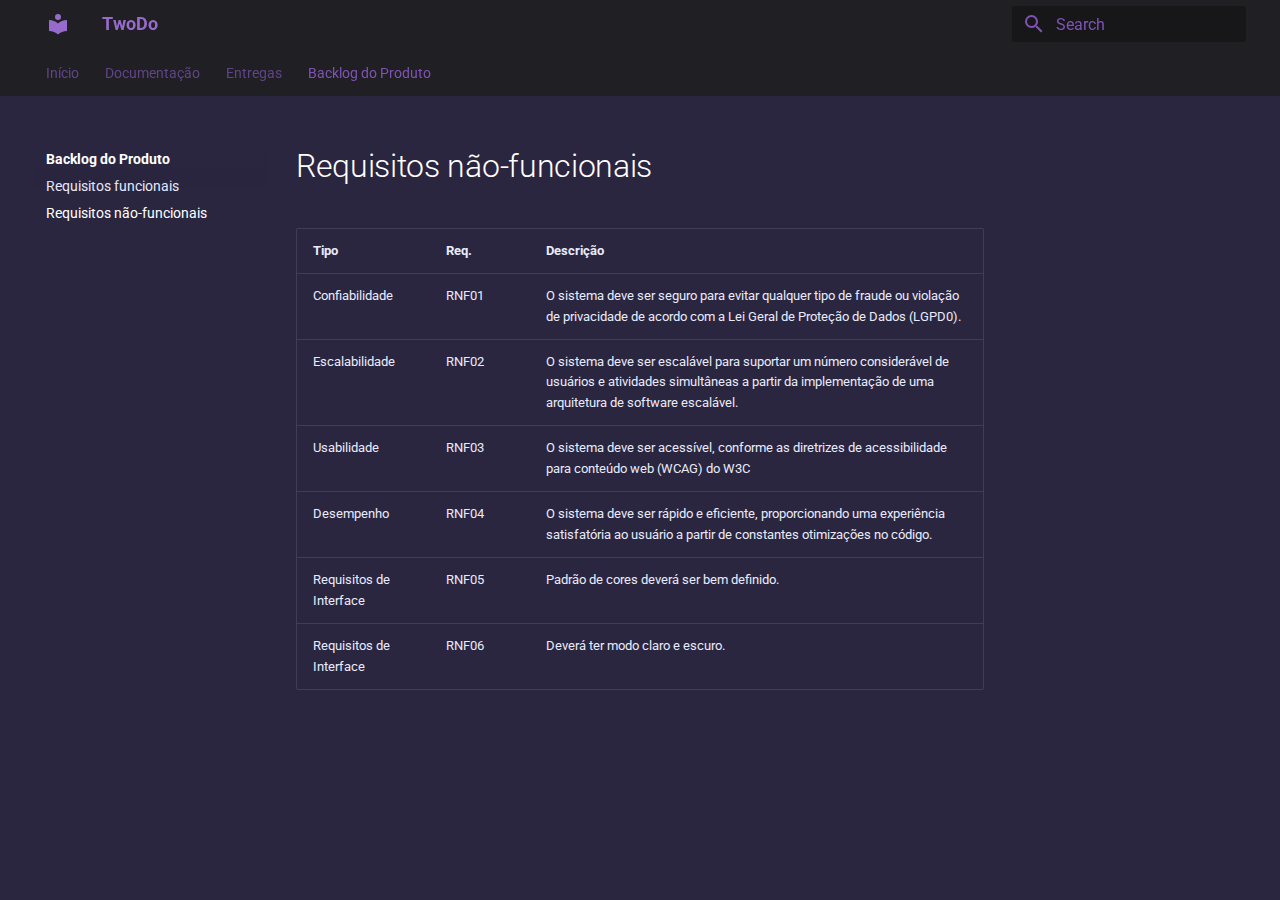
<file: backlog/nao-funcionais/index.html>
<!doctype html>
<html lang="en" class="no-js">
  <head>
    
      <meta charset="utf-8">
      <meta name="viewport" content="width=device-width,initial-scale=1">
      
      
      
      
        <link rel="prev" href="../">
      
      
      <link rel="icon" href="../../assets/images/favicon.png">
      <meta name="generator" content="mkdocs-1.4.3, mkdocs-material-9.1.13">
    
    
      
        <title>Requisitos não-funcionais - TwoDo</title>
      
    
    
      <link rel="stylesheet" href="../../assets/stylesheets/main.85bb2934.min.css">
      
        
        <link rel="stylesheet" href="../../assets/stylesheets/palette.a6bdf11c.min.css">
      
      

    
    
    
      
        
        
        <link rel="preconnect" href="https://fonts.gstatic.com" crossorigin>
        <link rel="stylesheet" href="https://fonts.googleapis.com/css?family=Roboto:300,300i,400,400i,700,700i%7CRoboto+Mono:400,400i,700,700i&display=fallback">
        <style>:root{--md-text-font:"Roboto";--md-code-font:"Roboto Mono"}</style>
      
    
    
      <link rel="stylesheet" href="../../stylesheets/extra.css">
    
    <script>__md_scope=new URL("../..",location),__md_hash=e=>[...e].reduce((e,_)=>(e<<5)-e+_.charCodeAt(0),0),__md_get=(e,_=localStorage,t=__md_scope)=>JSON.parse(_.getItem(t.pathname+"."+e)),__md_set=(e,_,t=localStorage,a=__md_scope)=>{try{t.setItem(a.pathname+"."+e,JSON.stringify(_))}catch(e){}}</script>
    
      

    
    
    
  </head>
  
  
    
    
    
    
    
    <body dir="ltr" data-md-color-scheme="slate" data-md-color-primary="indigo" data-md-color-accent="indigo">
  
    
    
    <input class="md-toggle" data-md-toggle="drawer" type="checkbox" id="__drawer" autocomplete="off">
    <input class="md-toggle" data-md-toggle="search" type="checkbox" id="__search" autocomplete="off">
    <label class="md-overlay" for="__drawer"></label>
    <div data-md-component="skip">
      
    </div>
    <div data-md-component="announce">
      
    </div>
    
    
      

<header class="md-header" data-md-component="header">
  <nav class="md-header__inner md-grid" aria-label="Header">
    <a href="../.." title="TwoDo" class="md-header__button md-logo" aria-label="TwoDo" data-md-component="logo">
      
  
  <svg xmlns="http://www.w3.org/2000/svg" viewBox="0 0 24 24"><path d="M12 8a3 3 0 0 0 3-3 3 3 0 0 0-3-3 3 3 0 0 0-3 3 3 3 0 0 0 3 3m0 3.54C9.64 9.35 6.5 8 3 8v11c3.5 0 6.64 1.35 9 3.54 2.36-2.19 5.5-3.54 9-3.54V8c-3.5 0-6.64 1.35-9 3.54Z"/></svg>

    </a>
    <label class="md-header__button md-icon" for="__drawer">
      <svg xmlns="http://www.w3.org/2000/svg" viewBox="0 0 24 24"><path d="M3 6h18v2H3V6m0 5h18v2H3v-2m0 5h18v2H3v-2Z"/></svg>
    </label>
    <div class="md-header__title" data-md-component="header-title">
      <div class="md-header__ellipsis">
        <div class="md-header__topic">
          <span class="md-ellipsis">
            TwoDo
          </span>
        </div>
        <div class="md-header__topic" data-md-component="header-topic">
          <span class="md-ellipsis">
            
              Requisitos não-funcionais
            
          </span>
        </div>
      </div>
    </div>
    
      
    
    
    
      <label class="md-header__button md-icon" for="__search">
        <svg xmlns="http://www.w3.org/2000/svg" viewBox="0 0 24 24"><path d="M9.5 3A6.5 6.5 0 0 1 16 9.5c0 1.61-.59 3.09-1.56 4.23l.27.27h.79l5 5-1.5 1.5-5-5v-.79l-.27-.27A6.516 6.516 0 0 1 9.5 16 6.5 6.5 0 0 1 3 9.5 6.5 6.5 0 0 1 9.5 3m0 2C7 5 5 7 5 9.5S7 14 9.5 14 14 12 14 9.5 12 5 9.5 5Z"/></svg>
      </label>
      <div class="md-search" data-md-component="search" role="dialog">
  <label class="md-search__overlay" for="__search"></label>
  <div class="md-search__inner" role="search">
    <form class="md-search__form" name="search">
      <input type="text" class="md-search__input" name="query" aria-label="Search" placeholder="Search" autocapitalize="off" autocorrect="off" autocomplete="off" spellcheck="false" data-md-component="search-query" required>
      <label class="md-search__icon md-icon" for="__search">
        <svg xmlns="http://www.w3.org/2000/svg" viewBox="0 0 24 24"><path d="M9.5 3A6.5 6.5 0 0 1 16 9.5c0 1.61-.59 3.09-1.56 4.23l.27.27h.79l5 5-1.5 1.5-5-5v-.79l-.27-.27A6.516 6.516 0 0 1 9.5 16 6.5 6.5 0 0 1 3 9.5 6.5 6.5 0 0 1 9.5 3m0 2C7 5 5 7 5 9.5S7 14 9.5 14 14 12 14 9.5 12 5 9.5 5Z"/></svg>
        <svg xmlns="http://www.w3.org/2000/svg" viewBox="0 0 24 24"><path d="M20 11v2H8l5.5 5.5-1.42 1.42L4.16 12l7.92-7.92L13.5 5.5 8 11h12Z"/></svg>
      </label>
      <nav class="md-search__options" aria-label="Search">
        
        <button type="reset" class="md-search__icon md-icon" title="Clear" aria-label="Clear" tabindex="-1">
          <svg xmlns="http://www.w3.org/2000/svg" viewBox="0 0 24 24"><path d="M19 6.41 17.59 5 12 10.59 6.41 5 5 6.41 10.59 12 5 17.59 6.41 19 12 13.41 17.59 19 19 17.59 13.41 12 19 6.41Z"/></svg>
        </button>
      </nav>
      
        <div class="md-search__suggest" data-md-component="search-suggest"></div>
      
    </form>
    <div class="md-search__output">
      <div class="md-search__scrollwrap" data-md-scrollfix>
        <div class="md-search-result" data-md-component="search-result">
          <div class="md-search-result__meta">
            Initializing search
          </div>
          <ol class="md-search-result__list" role="presentation"></ol>
        </div>
      </div>
    </div>
  </div>
</div>
    
    
  </nav>
  
</header>
    
    <div class="md-container" data-md-component="container">
      
      
        
          
            
<nav class="md-tabs" aria-label="Tabs" data-md-component="tabs">
  <div class="md-grid">
    <ul class="md-tabs__list">
      
        
  
  


  <li class="md-tabs__item">
    <a href="../.." class="md-tabs__link">
      Início
    </a>
  </li>

      
        
  
  


  
  
  
    <li class="md-tabs__item">
      <a href="../../documentacao/visaoGeralProduto/" class="md-tabs__link">
        Documentação
      </a>
    </li>
  

      
        
  
  


  
  
  
    

  
  
  
    <li class="md-tabs__item">
      <a href="../../entregas/unidade%201/seminario/" class="md-tabs__link">
        Entregas
      </a>
    </li>
  

  

      
        
  
  
    
  


  
  
  
    <li class="md-tabs__item">
      <a href="../" class="md-tabs__link md-tabs__link--active">
        Backlog do Produto
      </a>
    </li>
  

      
    </ul>
  </div>
</nav>
          
        
      
      <main class="md-main" data-md-component="main">
        <div class="md-main__inner md-grid">
          
            
              
              <div class="md-sidebar md-sidebar--primary" data-md-component="sidebar" data-md-type="navigation" >
                <div class="md-sidebar__scrollwrap">
                  <div class="md-sidebar__inner">
                    

  


<nav class="md-nav md-nav--primary md-nav--lifted" aria-label="Navigation" data-md-level="0">
  <label class="md-nav__title" for="__drawer">
    <a href="../.." title="TwoDo" class="md-nav__button md-logo" aria-label="TwoDo" data-md-component="logo">
      
  
  <svg xmlns="http://www.w3.org/2000/svg" viewBox="0 0 24 24"><path d="M12 8a3 3 0 0 0 3-3 3 3 0 0 0-3-3 3 3 0 0 0-3 3 3 3 0 0 0 3 3m0 3.54C9.64 9.35 6.5 8 3 8v11c3.5 0 6.64 1.35 9 3.54 2.36-2.19 5.5-3.54 9-3.54V8c-3.5 0-6.64 1.35-9 3.54Z"/></svg>

    </a>
    TwoDo
  </label>
  
  <ul class="md-nav__list" data-md-scrollfix>
    
      
      
      

  
  
  
    <li class="md-nav__item">
      <a href="../.." class="md-nav__link">
        Início
      </a>
    </li>
  

    
      
      
      

  
  
  
    
    <li class="md-nav__item md-nav__item--nested">
      
      
      
      
      <input class="md-nav__toggle md-toggle " type="checkbox" id="__nav_2" >
      
      
      
        <label class="md-nav__link" for="__nav_2" id="__nav_2_label" tabindex="0">
          Documentação
          <span class="md-nav__icon md-icon"></span>
        </label>
      
      <nav class="md-nav" data-md-level="1" aria-labelledby="__nav_2_label" aria-expanded="false">
        <label class="md-nav__title" for="__nav_2">
          <span class="md-nav__icon md-icon"></span>
          Documentação
        </label>
        <ul class="md-nav__list" data-md-scrollfix>
          
            
              
  
  
  
    <li class="md-nav__item">
      <a href="../../documentacao/visaoGeralProduto/" class="md-nav__link">
        Visão Geral do Produto
      </a>
    </li>
  

            
          
            
              
  
  
  
    <li class="md-nav__item">
      <a href="../../documentacao/visaoGeralProjeto/" class="md-nav__link">
        Visão Geral do Projeto
      </a>
    </li>
  

            
          
            
              
  
  
  
    <li class="md-nav__item">
      <a href="../../documentacao/processoDesenvolvimento/" class="md-nav__link">
        Processo de Desenvolvimento de Software
      </a>
    </li>
  

            
          
            
              
  
  
  
    <li class="md-nav__item">
      <a href="../../documentacao/licoesAprendidas/" class="md-nav__link">
        Lições Aprendidas
      </a>
    </li>
  

            
          
            
              
  
  
  
    <li class="md-nav__item">
      <a href="../../documentacao/referenciasBibliograficas/" class="md-nav__link">
        Referências Bibliográficas
      </a>
    </li>
  

            
          
        </ul>
      </nav>
    </li>
  

    
      
      
      

  
  
  
    
    <li class="md-nav__item md-nav__item--nested">
      
      
      
      
      <input class="md-nav__toggle md-toggle " type="checkbox" id="__nav_3" >
      
      
      
        <label class="md-nav__link" for="__nav_3" id="__nav_3_label" tabindex="0">
          Entregas
          <span class="md-nav__icon md-icon"></span>
        </label>
      
      <nav class="md-nav" data-md-level="1" aria-labelledby="__nav_3_label" aria-expanded="false">
        <label class="md-nav__title" for="__nav_3">
          <span class="md-nav__icon md-icon"></span>
          Entregas
        </label>
        <ul class="md-nav__list" data-md-scrollfix>
          
            
              
  
  
  
    
    <li class="md-nav__item md-nav__item--nested">
      
      
      
      
      <input class="md-nav__toggle md-toggle " type="checkbox" id="__nav_3_1" >
      
      
      
        <label class="md-nav__link" for="__nav_3_1" id="__nav_3_1_label" tabindex="0">
          Unidade 1
          <span class="md-nav__icon md-icon"></span>
        </label>
      
      <nav class="md-nav" data-md-level="2" aria-labelledby="__nav_3_1_label" aria-expanded="false">
        <label class="md-nav__title" for="__nav_3_1">
          <span class="md-nav__icon md-icon"></span>
          Unidade 1
        </label>
        <ul class="md-nav__list" data-md-scrollfix>
          
            
              
  
  
  
    <li class="md-nav__item">
      <a href="../../entregas/unidade%201/seminario/" class="md-nav__link">
        Seminário - Processos e Ciclos de Vida
      </a>
    </li>
  

            
          
            
              
  
  
  
    <li class="md-nav__item">
      <a href="../../entregas/unidade%201/videoApresentacao/" class="md-nav__link">
        Vídeo - Apresentação GitPages
      </a>
    </li>
  

            
          
        </ul>
      </nav>
    </li>
  

            
          
        </ul>
      </nav>
    </li>
  

    
      
      
      

  
  
    
  
  
    
    <li class="md-nav__item md-nav__item--active md-nav__item--nested">
      
      
      
      
      <input class="md-nav__toggle md-toggle " type="checkbox" id="__nav_4" checked>
      
      
      
        <label class="md-nav__link" for="__nav_4" id="__nav_4_label" tabindex="0">
          Backlog do Produto
          <span class="md-nav__icon md-icon"></span>
        </label>
      
      <nav class="md-nav" data-md-level="1" aria-labelledby="__nav_4_label" aria-expanded="true">
        <label class="md-nav__title" for="__nav_4">
          <span class="md-nav__icon md-icon"></span>
          Backlog do Produto
        </label>
        <ul class="md-nav__list" data-md-scrollfix>
          
            
              
  
  
  
    <li class="md-nav__item">
      <a href="../" class="md-nav__link">
        Requisitos funcionais
      </a>
    </li>
  

            
          
            
              
  
  
    
  
  
    <li class="md-nav__item md-nav__item--active">
      
      <input class="md-nav__toggle md-toggle" type="checkbox" id="__toc">
      
      
      
      <a href="./" class="md-nav__link md-nav__link--active">
        Requisitos não-funcionais
      </a>
      
    </li>
  

            
          
        </ul>
      </nav>
    </li>
  

    
  </ul>
</nav>
                  </div>
                </div>
              </div>
            
            
              
              <div class="md-sidebar md-sidebar--secondary" data-md-component="sidebar" data-md-type="toc" >
                <div class="md-sidebar__scrollwrap">
                  <div class="md-sidebar__inner">
                    

<nav class="md-nav md-nav--secondary" aria-label="Table of contents">
  
  
  
  
</nav>
                  </div>
                </div>
              </div>
            
          
          
            <div class="md-content" data-md-component="content">
              <article class="md-content__inner md-typeset">
                
                  


  <h1>Requisitos não-funcionais</h1>

<table>
<thead>
<tr>
<th>Tipo</th>
<th>Req.</th>
<th>Descrição</th>
</tr>
</thead>
<tbody>
<tr>
<td>Confiabilidade</td>
<td>RNF01</td>
<td>O sistema deve ser seguro para evitar qualquer tipo de fraude ou violação de privacidade de acordo com a Lei Geral de Proteção de Dados (LGPD0).</td>
</tr>
<tr>
<td>Escalabilidade</td>
<td>RNF02</td>
<td>O sistema deve ser escalável para suportar um número considerável de usuários e atividades simultâneas a partir da implementação de uma arquitetura de software escalável.</td>
</tr>
<tr>
<td>Usabilidade</td>
<td>RNF03</td>
<td>O sistema deve ser acessível, conforme as diretrizes de acessibilidade para conteúdo web (WCAG) do W3C</td>
</tr>
<tr>
<td>Desempenho</td>
<td>RNF04</td>
<td>O sistema deve ser rápido e eficiente, proporcionando uma experiência satisfatória ao usuário a partir de constantes otimizações no código.</td>
</tr>
<tr>
<td>Requisitos de Interface</td>
<td>RNF05</td>
<td>Padrão de cores deverá ser bem definido.</td>
</tr>
<tr>
<td>Requisitos de Interface</td>
<td>RNF06</td>
<td>Deverá ter modo claro e escuro.</td>
</tr>
</tbody>
</table>





                
              </article>
            </div>
          
          
  <script>var tabs=__md_get("__tabs");if(Array.isArray(tabs))e:for(var set of document.querySelectorAll(".tabbed-set")){var tab,labels=set.querySelector(".tabbed-labels");for(tab of tabs)for(var label of labels.getElementsByTagName("label"))if(label.innerText.trim()===tab){var input=document.getElementById(label.htmlFor);input.checked=!0;continue e}}</script>

        </div>
        
          <button type="button" class="md-top md-icon" data-md-component="top" hidden>
            <svg xmlns="http://www.w3.org/2000/svg" viewBox="0 0 24 24"><path d="M13 20h-2V8l-5.5 5.5-1.42-1.42L12 4.16l7.92 7.92-1.42 1.42L13 8v12Z"/></svg>
            Back to top
          </button>
        
      </main>
      
        <footer class="md-footer">
  
    
      
      <nav class="md-footer__inner md-grid" aria-label="Footer" >
        
          
          <a href="../" class="md-footer__link md-footer__link--prev" aria-label="Previous: Requisitos funcionais" rel="prev">
            <div class="md-footer__button md-icon">
              <svg xmlns="http://www.w3.org/2000/svg" viewBox="0 0 24 24"><path d="M20 11v2H8l5.5 5.5-1.42 1.42L4.16 12l7.92-7.92L13.5 5.5 8 11h12Z"/></svg>
            </div>
            <div class="md-footer__title">
              <span class="md-footer__direction">
                Previous
              </span>
              <div class="md-ellipsis">
                Requisitos funcionais
              </div>
            </div>
          </a>
        
        
      </nav>
    
  
  <div class="md-footer-meta md-typeset">
    <div class="md-footer-meta__inner md-grid">
      <div class="md-copyright">
  
    <div class="md-copyright__highlight">
      &copy; 2023 <a href="https://github.com/james-willett"  target="_blank" rel="noopener">Two Dwo</a>

    </div>
  
  
    Made with
    <a href="https://squidfunk.github.io/mkdocs-material/" target="_blank" rel="noopener">
      Material for MkDocs
    </a>
  
</div>
      
    </div>
  </div>
</footer>
      
    </div>
    <div class="md-dialog" data-md-component="dialog">
      <div class="md-dialog__inner md-typeset"></div>
    </div>
    
    <script id="__config" type="application/json">{"base": "../..", "features": ["navigation.tabs", "navigation.top", "search.suggest", "search.highlight", "content.tabs.link", "content.code.annotation", "content.code.copy", "content.action.edit", "content.action.view", "navigation.footer"], "search": "../../assets/javascripts/workers/search.208ed371.min.js", "translations": {"clipboard.copied": "Copied to clipboard", "clipboard.copy": "Copy to clipboard", "search.result.more.one": "1 more on this page", "search.result.more.other": "# more on this page", "search.result.none": "No matching documents", "search.result.one": "1 matching document", "search.result.other": "# matching documents", "search.result.placeholder": "Type to start searching", "search.result.term.missing": "Missing", "select.version": "Select version"}}</script>
    
    
      <script src="../../assets/javascripts/bundle.b4d07000.min.js"></script>
      
    
  </body>
</html>
</file>
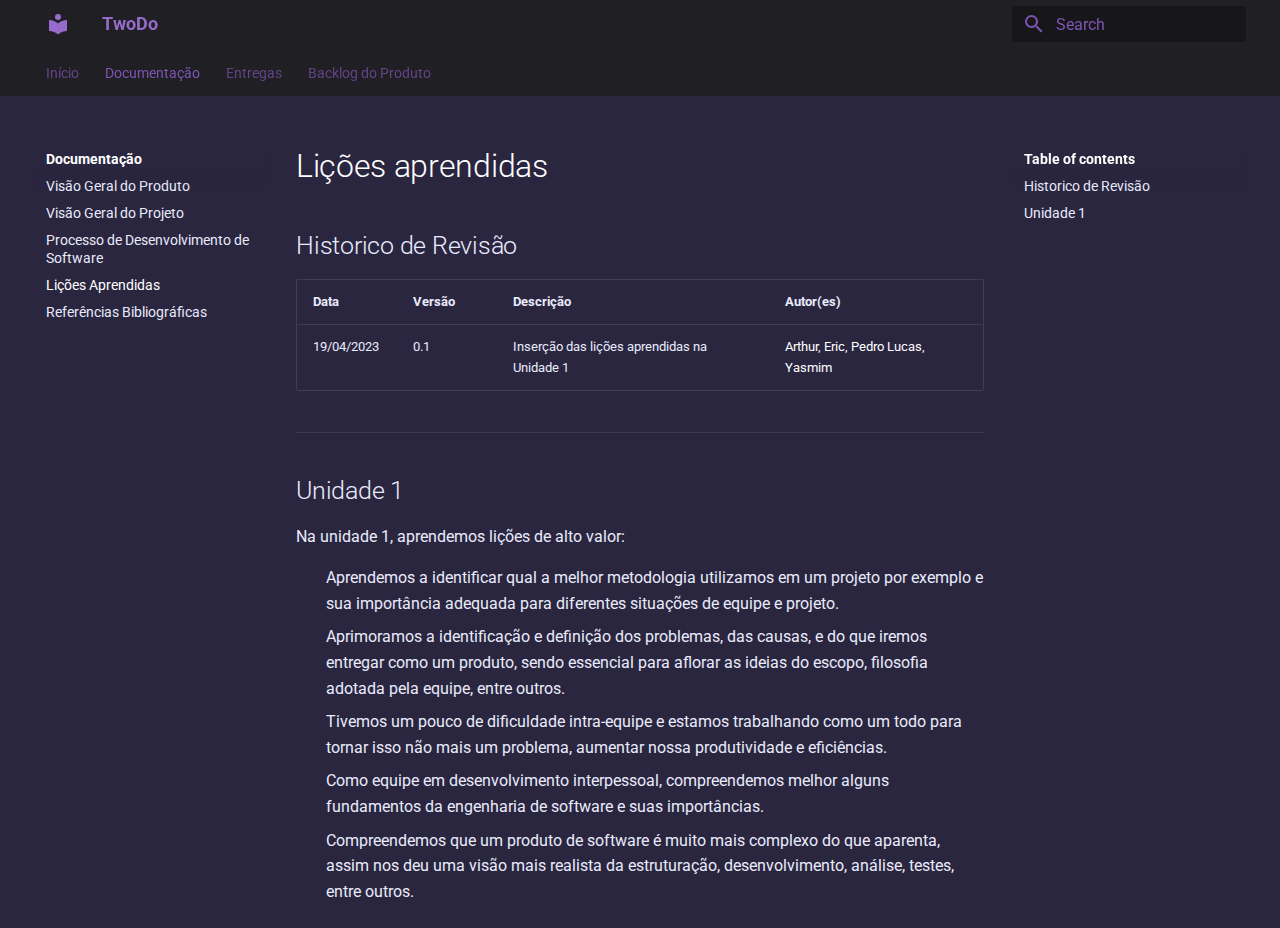
<file: documentacao/licoesAprendidas/index.html>
<!doctype html>
<html lang="en" class="no-js">
  <head>
    
      <meta charset="utf-8">
      <meta name="viewport" content="width=device-width,initial-scale=1">
      
      
      
      
        <link rel="prev" href="../processoDesenvolvimento/">
      
      
        <link rel="next" href="../referenciasBibliograficas/">
      
      <link rel="icon" href="../../assets/images/favicon.png">
      <meta name="generator" content="mkdocs-1.4.3, mkdocs-material-9.1.13">
    
    
      
        <title>Lições Aprendidas - TwoDo</title>
      
    
    
      <link rel="stylesheet" href="../../assets/stylesheets/main.85bb2934.min.css">
      
        
        <link rel="stylesheet" href="../../assets/stylesheets/palette.a6bdf11c.min.css">
      
      

    
    
    
      
        
        
        <link rel="preconnect" href="https://fonts.gstatic.com" crossorigin>
        <link rel="stylesheet" href="https://fonts.googleapis.com/css?family=Roboto:300,300i,400,400i,700,700i%7CRoboto+Mono:400,400i,700,700i&display=fallback">
        <style>:root{--md-text-font:"Roboto";--md-code-font:"Roboto Mono"}</style>
      
    
    
      <link rel="stylesheet" href="../../stylesheets/extra.css">
    
    <script>__md_scope=new URL("../..",location),__md_hash=e=>[...e].reduce((e,_)=>(e<<5)-e+_.charCodeAt(0),0),__md_get=(e,_=localStorage,t=__md_scope)=>JSON.parse(_.getItem(t.pathname+"."+e)),__md_set=(e,_,t=localStorage,a=__md_scope)=>{try{t.setItem(a.pathname+"."+e,JSON.stringify(_))}catch(e){}}</script>
    
      

    
    
    
  </head>
  
  
    
    
    
    
    
    <body dir="ltr" data-md-color-scheme="slate" data-md-color-primary="indigo" data-md-color-accent="indigo">
  
    
    
    <input class="md-toggle" data-md-toggle="drawer" type="checkbox" id="__drawer" autocomplete="off">
    <input class="md-toggle" data-md-toggle="search" type="checkbox" id="__search" autocomplete="off">
    <label class="md-overlay" for="__drawer"></label>
    <div data-md-component="skip">
      
        
        <a href="#licoes-aprendidas" class="md-skip">
          Skip to content
        </a>
      
    </div>
    <div data-md-component="announce">
      
    </div>
    
    
      

<header class="md-header" data-md-component="header">
  <nav class="md-header__inner md-grid" aria-label="Header">
    <a href="../.." title="TwoDo" class="md-header__button md-logo" aria-label="TwoDo" data-md-component="logo">
      
  
  <svg xmlns="http://www.w3.org/2000/svg" viewBox="0 0 24 24"><path d="M12 8a3 3 0 0 0 3-3 3 3 0 0 0-3-3 3 3 0 0 0-3 3 3 3 0 0 0 3 3m0 3.54C9.64 9.35 6.5 8 3 8v11c3.5 0 6.64 1.35 9 3.54 2.36-2.19 5.5-3.54 9-3.54V8c-3.5 0-6.64 1.35-9 3.54Z"/></svg>

    </a>
    <label class="md-header__button md-icon" for="__drawer">
      <svg xmlns="http://www.w3.org/2000/svg" viewBox="0 0 24 24"><path d="M3 6h18v2H3V6m0 5h18v2H3v-2m0 5h18v2H3v-2Z"/></svg>
    </label>
    <div class="md-header__title" data-md-component="header-title">
      <div class="md-header__ellipsis">
        <div class="md-header__topic">
          <span class="md-ellipsis">
            TwoDo
          </span>
        </div>
        <div class="md-header__topic" data-md-component="header-topic">
          <span class="md-ellipsis">
            
              Lições Aprendidas
            
          </span>
        </div>
      </div>
    </div>
    
      
    
    
    
      <label class="md-header__button md-icon" for="__search">
        <svg xmlns="http://www.w3.org/2000/svg" viewBox="0 0 24 24"><path d="M9.5 3A6.5 6.5 0 0 1 16 9.5c0 1.61-.59 3.09-1.56 4.23l.27.27h.79l5 5-1.5 1.5-5-5v-.79l-.27-.27A6.516 6.516 0 0 1 9.5 16 6.5 6.5 0 0 1 3 9.5 6.5 6.5 0 0 1 9.5 3m0 2C7 5 5 7 5 9.5S7 14 9.5 14 14 12 14 9.5 12 5 9.5 5Z"/></svg>
      </label>
      <div class="md-search" data-md-component="search" role="dialog">
  <label class="md-search__overlay" for="__search"></label>
  <div class="md-search__inner" role="search">
    <form class="md-search__form" name="search">
      <input type="text" class="md-search__input" name="query" aria-label="Search" placeholder="Search" autocapitalize="off" autocorrect="off" autocomplete="off" spellcheck="false" data-md-component="search-query" required>
      <label class="md-search__icon md-icon" for="__search">
        <svg xmlns="http://www.w3.org/2000/svg" viewBox="0 0 24 24"><path d="M9.5 3A6.5 6.5 0 0 1 16 9.5c0 1.61-.59 3.09-1.56 4.23l.27.27h.79l5 5-1.5 1.5-5-5v-.79l-.27-.27A6.516 6.516 0 0 1 9.5 16 6.5 6.5 0 0 1 3 9.5 6.5 6.5 0 0 1 9.5 3m0 2C7 5 5 7 5 9.5S7 14 9.5 14 14 12 14 9.5 12 5 9.5 5Z"/></svg>
        <svg xmlns="http://www.w3.org/2000/svg" viewBox="0 0 24 24"><path d="M20 11v2H8l5.5 5.5-1.42 1.42L4.16 12l7.92-7.92L13.5 5.5 8 11h12Z"/></svg>
      </label>
      <nav class="md-search__options" aria-label="Search">
        
        <button type="reset" class="md-search__icon md-icon" title="Clear" aria-label="Clear" tabindex="-1">
          <svg xmlns="http://www.w3.org/2000/svg" viewBox="0 0 24 24"><path d="M19 6.41 17.59 5 12 10.59 6.41 5 5 6.41 10.59 12 5 17.59 6.41 19 12 13.41 17.59 19 19 17.59 13.41 12 19 6.41Z"/></svg>
        </button>
      </nav>
      
        <div class="md-search__suggest" data-md-component="search-suggest"></div>
      
    </form>
    <div class="md-search__output">
      <div class="md-search__scrollwrap" data-md-scrollfix>
        <div class="md-search-result" data-md-component="search-result">
          <div class="md-search-result__meta">
            Initializing search
          </div>
          <ol class="md-search-result__list" role="presentation"></ol>
        </div>
      </div>
    </div>
  </div>
</div>
    
    
  </nav>
  
</header>
    
    <div class="md-container" data-md-component="container">
      
      
        
          
            
<nav class="md-tabs" aria-label="Tabs" data-md-component="tabs">
  <div class="md-grid">
    <ul class="md-tabs__list">
      
        
  
  


  <li class="md-tabs__item">
    <a href="../.." class="md-tabs__link">
      Início
    </a>
  </li>

      
        
  
  
    
  


  
  
  
    <li class="md-tabs__item">
      <a href="../visaoGeralProduto/" class="md-tabs__link md-tabs__link--active">
        Documentação
      </a>
    </li>
  

      
        
  
  


  
  
  
    

  
  
  
    <li class="md-tabs__item">
      <a href="../../entregas/unidade%201/seminario/" class="md-tabs__link">
        Entregas
      </a>
    </li>
  

  

      
        
  
  


  
  
  
    <li class="md-tabs__item">
      <a href="../../backlog/" class="md-tabs__link">
        Backlog do Produto
      </a>
    </li>
  

      
    </ul>
  </div>
</nav>
          
        
      
      <main class="md-main" data-md-component="main">
        <div class="md-main__inner md-grid">
          
            
              
              <div class="md-sidebar md-sidebar--primary" data-md-component="sidebar" data-md-type="navigation" >
                <div class="md-sidebar__scrollwrap">
                  <div class="md-sidebar__inner">
                    

  


<nav class="md-nav md-nav--primary md-nav--lifted" aria-label="Navigation" data-md-level="0">
  <label class="md-nav__title" for="__drawer">
    <a href="../.." title="TwoDo" class="md-nav__button md-logo" aria-label="TwoDo" data-md-component="logo">
      
  
  <svg xmlns="http://www.w3.org/2000/svg" viewBox="0 0 24 24"><path d="M12 8a3 3 0 0 0 3-3 3 3 0 0 0-3-3 3 3 0 0 0-3 3 3 3 0 0 0 3 3m0 3.54C9.64 9.35 6.5 8 3 8v11c3.5 0 6.64 1.35 9 3.54 2.36-2.19 5.5-3.54 9-3.54V8c-3.5 0-6.64 1.35-9 3.54Z"/></svg>

    </a>
    TwoDo
  </label>
  
  <ul class="md-nav__list" data-md-scrollfix>
    
      
      
      

  
  
  
    <li class="md-nav__item">
      <a href="../.." class="md-nav__link">
        Início
      </a>
    </li>
  

    
      
      
      

  
  
    
  
  
    
    <li class="md-nav__item md-nav__item--active md-nav__item--nested">
      
      
      
      
      <input class="md-nav__toggle md-toggle " type="checkbox" id="__nav_2" checked>
      
      
      
        <label class="md-nav__link" for="__nav_2" id="__nav_2_label" tabindex="0">
          Documentação
          <span class="md-nav__icon md-icon"></span>
        </label>
      
      <nav class="md-nav" data-md-level="1" aria-labelledby="__nav_2_label" aria-expanded="true">
        <label class="md-nav__title" for="__nav_2">
          <span class="md-nav__icon md-icon"></span>
          Documentação
        </label>
        <ul class="md-nav__list" data-md-scrollfix>
          
            
              
  
  
  
    <li class="md-nav__item">
      <a href="../visaoGeralProduto/" class="md-nav__link">
        Visão Geral do Produto
      </a>
    </li>
  

            
          
            
              
  
  
  
    <li class="md-nav__item">
      <a href="../visaoGeralProjeto/" class="md-nav__link">
        Visão Geral do Projeto
      </a>
    </li>
  

            
          
            
              
  
  
  
    <li class="md-nav__item">
      <a href="../processoDesenvolvimento/" class="md-nav__link">
        Processo de Desenvolvimento de Software
      </a>
    </li>
  

            
          
            
              
  
  
    
  
  
    <li class="md-nav__item md-nav__item--active">
      
      <input class="md-nav__toggle md-toggle" type="checkbox" id="__toc">
      
      
        
      
      
        <label class="md-nav__link md-nav__link--active" for="__toc">
          Lições Aprendidas
          <span class="md-nav__icon md-icon"></span>
        </label>
      
      <a href="./" class="md-nav__link md-nav__link--active">
        Lições Aprendidas
      </a>
      
        

<nav class="md-nav md-nav--secondary" aria-label="Table of contents">
  
  
  
    
  
  
    <label class="md-nav__title" for="__toc">
      <span class="md-nav__icon md-icon"></span>
      Table of contents
    </label>
    <ul class="md-nav__list" data-md-component="toc" data-md-scrollfix>
      
        <li class="md-nav__item">
  <a href="#historico-de-revisao" class="md-nav__link">
    Historico de Revisão
  </a>
  
</li>
      
        <li class="md-nav__item">
  <a href="#unidade-1" class="md-nav__link">
    Unidade 1
  </a>
  
</li>
      
    </ul>
  
</nav>
      
    </li>
  

            
          
            
              
  
  
  
    <li class="md-nav__item">
      <a href="../referenciasBibliograficas/" class="md-nav__link">
        Referências Bibliográficas
      </a>
    </li>
  

            
          
        </ul>
      </nav>
    </li>
  

    
      
      
      

  
  
  
    
    <li class="md-nav__item md-nav__item--nested">
      
      
      
      
      <input class="md-nav__toggle md-toggle " type="checkbox" id="__nav_3" >
      
      
      
        <label class="md-nav__link" for="__nav_3" id="__nav_3_label" tabindex="0">
          Entregas
          <span class="md-nav__icon md-icon"></span>
        </label>
      
      <nav class="md-nav" data-md-level="1" aria-labelledby="__nav_3_label" aria-expanded="false">
        <label class="md-nav__title" for="__nav_3">
          <span class="md-nav__icon md-icon"></span>
          Entregas
        </label>
        <ul class="md-nav__list" data-md-scrollfix>
          
            
              
  
  
  
    
    <li class="md-nav__item md-nav__item--nested">
      
      
      
      
      <input class="md-nav__toggle md-toggle " type="checkbox" id="__nav_3_1" >
      
      
      
        <label class="md-nav__link" for="__nav_3_1" id="__nav_3_1_label" tabindex="0">
          Unidade 1
          <span class="md-nav__icon md-icon"></span>
        </label>
      
      <nav class="md-nav" data-md-level="2" aria-labelledby="__nav_3_1_label" aria-expanded="false">
        <label class="md-nav__title" for="__nav_3_1">
          <span class="md-nav__icon md-icon"></span>
          Unidade 1
        </label>
        <ul class="md-nav__list" data-md-scrollfix>
          
            
              
  
  
  
    <li class="md-nav__item">
      <a href="../../entregas/unidade%201/seminario/" class="md-nav__link">
        Seminário - Processos e Ciclos de Vida
      </a>
    </li>
  

            
          
            
              
  
  
  
    <li class="md-nav__item">
      <a href="../../entregas/unidade%201/videoApresentacao/" class="md-nav__link">
        Vídeo - Apresentação GitPages
      </a>
    </li>
  

            
          
        </ul>
      </nav>
    </li>
  

            
          
        </ul>
      </nav>
    </li>
  

    
      
      
      

  
  
  
    
    <li class="md-nav__item md-nav__item--nested">
      
      
      
      
      <input class="md-nav__toggle md-toggle " type="checkbox" id="__nav_4" >
      
      
      
        <label class="md-nav__link" for="__nav_4" id="__nav_4_label" tabindex="0">
          Backlog do Produto
          <span class="md-nav__icon md-icon"></span>
        </label>
      
      <nav class="md-nav" data-md-level="1" aria-labelledby="__nav_4_label" aria-expanded="false">
        <label class="md-nav__title" for="__nav_4">
          <span class="md-nav__icon md-icon"></span>
          Backlog do Produto
        </label>
        <ul class="md-nav__list" data-md-scrollfix>
          
            
              
  
  
  
    <li class="md-nav__item">
      <a href="../../backlog/" class="md-nav__link">
        Requisitos funcionais
      </a>
    </li>
  

            
          
            
              
  
  
  
    <li class="md-nav__item">
      <a href="../../backlog/nao-funcionais/" class="md-nav__link">
        Requisitos não-funcionais
      </a>
    </li>
  

            
          
        </ul>
      </nav>
    </li>
  

    
  </ul>
</nav>
                  </div>
                </div>
              </div>
            
            
              
              <div class="md-sidebar md-sidebar--secondary" data-md-component="sidebar" data-md-type="toc" >
                <div class="md-sidebar__scrollwrap">
                  <div class="md-sidebar__inner">
                    

<nav class="md-nav md-nav--secondary" aria-label="Table of contents">
  
  
  
    
  
  
    <label class="md-nav__title" for="__toc">
      <span class="md-nav__icon md-icon"></span>
      Table of contents
    </label>
    <ul class="md-nav__list" data-md-component="toc" data-md-scrollfix>
      
        <li class="md-nav__item">
  <a href="#historico-de-revisao" class="md-nav__link">
    Historico de Revisão
  </a>
  
</li>
      
        <li class="md-nav__item">
  <a href="#unidade-1" class="md-nav__link">
    Unidade 1
  </a>
  
</li>
      
    </ul>
  
</nav>
                  </div>
                </div>
              </div>
            
          
          
            <div class="md-content" data-md-component="content">
              <article class="md-content__inner md-typeset">
                
                  


<h1 id="licoes-aprendidas">Lições aprendidas</h1>
<h2 id="historico-de-revisao">Historico de Revisão</h2>
<table>
<thead>
<tr>
<th>Data</th>
<th>Versão</th>
<th>Descrição</th>
<th>Autor(es)</th>
</tr>
</thead>
<tbody>
<tr>
<td>19/04/2023</td>
<td>0.1</td>
<td>Inserção das lições aprendidas na Unidade 1</td>
<td><a href="https://github.com/Arthrok">Arthur</a>, <a href="https://github.com/ericbky">Eric</a>, <a href="https://github.com/lucasdray">Pedro Lucas</a>, <a href="https://github.com/yaskisoba">Yasmim</a></td>
</tr>
</tbody>
</table>
<hr />
<h2 id="unidade-1">Unidade 1</h2>
<p>Na unidade 1, aprendemos lições de alto valor:</p>
<ul>
<li>Aprendemos a identificar qual a melhor metodologia utilizamos em um projeto por exemplo e sua importância adequada para diferentes situações de equipe e projeto.</li>
<li>Aprimoramos a identificação e definição dos problemas, das causas, e do que iremos entregar como um produto, sendo essencial para aflorar as ideias do escopo, filosofia adotada pela equipe, entre outros.</li>
<li>Tivemos um pouco de dificuldade intra-equipe e estamos trabalhando como um todo para tornar isso não mais um problema, aumentar nossa produtividade e eficiências.</li>
<li>Como equipe em desenvolvimento interpessoal, compreendemos melhor alguns fundamentos da engenharia de software e suas importâncias.</li>
<li>Compreendemos que um produto de software é muito mais complexo do que aparenta, assim nos deu uma visão mais realista da estruturação, desenvolvimento, análise, testes, entre outros.</li>
</ul>





                
              </article>
            </div>
          
          
  <script>var tabs=__md_get("__tabs");if(Array.isArray(tabs))e:for(var set of document.querySelectorAll(".tabbed-set")){var tab,labels=set.querySelector(".tabbed-labels");for(tab of tabs)for(var label of labels.getElementsByTagName("label"))if(label.innerText.trim()===tab){var input=document.getElementById(label.htmlFor);input.checked=!0;continue e}}</script>

        </div>
        
          <button type="button" class="md-top md-icon" data-md-component="top" hidden>
            <svg xmlns="http://www.w3.org/2000/svg" viewBox="0 0 24 24"><path d="M13 20h-2V8l-5.5 5.5-1.42-1.42L12 4.16l7.92 7.92-1.42 1.42L13 8v12Z"/></svg>
            Back to top
          </button>
        
      </main>
      
        <footer class="md-footer">
  
    
      
      <nav class="md-footer__inner md-grid" aria-label="Footer" >
        
          
          <a href="../processoDesenvolvimento/" class="md-footer__link md-footer__link--prev" aria-label="Previous: Processo de Desenvolvimento de Software" rel="prev">
            <div class="md-footer__button md-icon">
              <svg xmlns="http://www.w3.org/2000/svg" viewBox="0 0 24 24"><path d="M20 11v2H8l5.5 5.5-1.42 1.42L4.16 12l7.92-7.92L13.5 5.5 8 11h12Z"/></svg>
            </div>
            <div class="md-footer__title">
              <span class="md-footer__direction">
                Previous
              </span>
              <div class="md-ellipsis">
                Processo de Desenvolvimento de Software
              </div>
            </div>
          </a>
        
        
          
          <a href="../referenciasBibliograficas/" class="md-footer__link md-footer__link--next" aria-label="Next: Referências Bibliográficas" rel="next">
            <div class="md-footer__title">
              <span class="md-footer__direction">
                Next
              </span>
              <div class="md-ellipsis">
                Referências Bibliográficas
              </div>
            </div>
            <div class="md-footer__button md-icon">
              <svg xmlns="http://www.w3.org/2000/svg" viewBox="0 0 24 24"><path d="M4 11v2h12l-5.5 5.5 1.42 1.42L19.84 12l-7.92-7.92L10.5 5.5 16 11H4Z"/></svg>
            </div>
          </a>
        
      </nav>
    
  
  <div class="md-footer-meta md-typeset">
    <div class="md-footer-meta__inner md-grid">
      <div class="md-copyright">
  
    <div class="md-copyright__highlight">
      &copy; 2023 <a href="https://github.com/james-willett"  target="_blank" rel="noopener">Two Dwo</a>

    </div>
  
  
    Made with
    <a href="https://squidfunk.github.io/mkdocs-material/" target="_blank" rel="noopener">
      Material for MkDocs
    </a>
  
</div>
      
    </div>
  </div>
</footer>
      
    </div>
    <div class="md-dialog" data-md-component="dialog">
      <div class="md-dialog__inner md-typeset"></div>
    </div>
    
    <script id="__config" type="application/json">{"base": "../..", "features": ["navigation.tabs", "navigation.top", "search.suggest", "search.highlight", "content.tabs.link", "content.code.annotation", "content.code.copy", "content.action.edit", "content.action.view", "navigation.footer"], "search": "../../assets/javascripts/workers/search.208ed371.min.js", "translations": {"clipboard.copied": "Copied to clipboard", "clipboard.copy": "Copy to clipboard", "search.result.more.one": "1 more on this page", "search.result.more.other": "# more on this page", "search.result.none": "No matching documents", "search.result.one": "1 matching document", "search.result.other": "# matching documents", "search.result.placeholder": "Type to start searching", "search.result.term.missing": "Missing", "select.version": "Select version"}}</script>
    
    
      <script src="../../assets/javascripts/bundle.b4d07000.min.js"></script>
      
    
  </body>
</html>
</file>
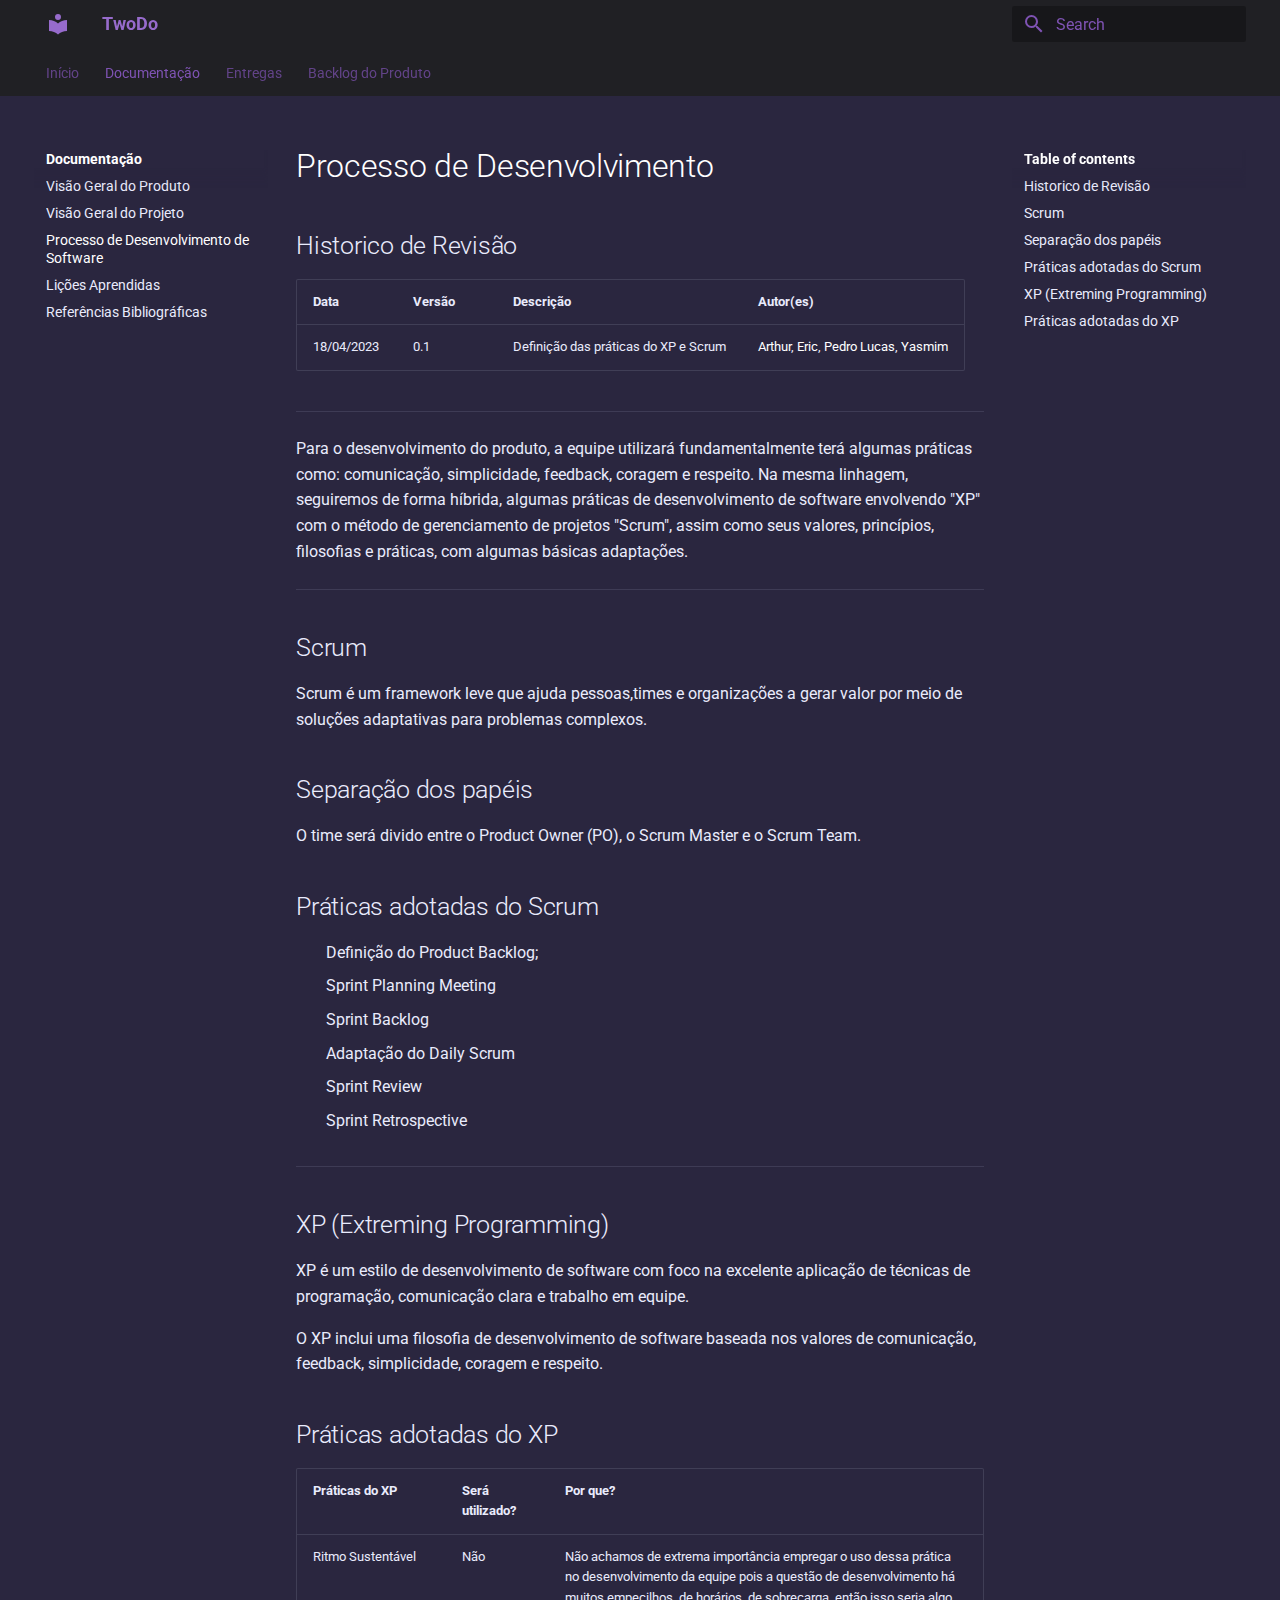
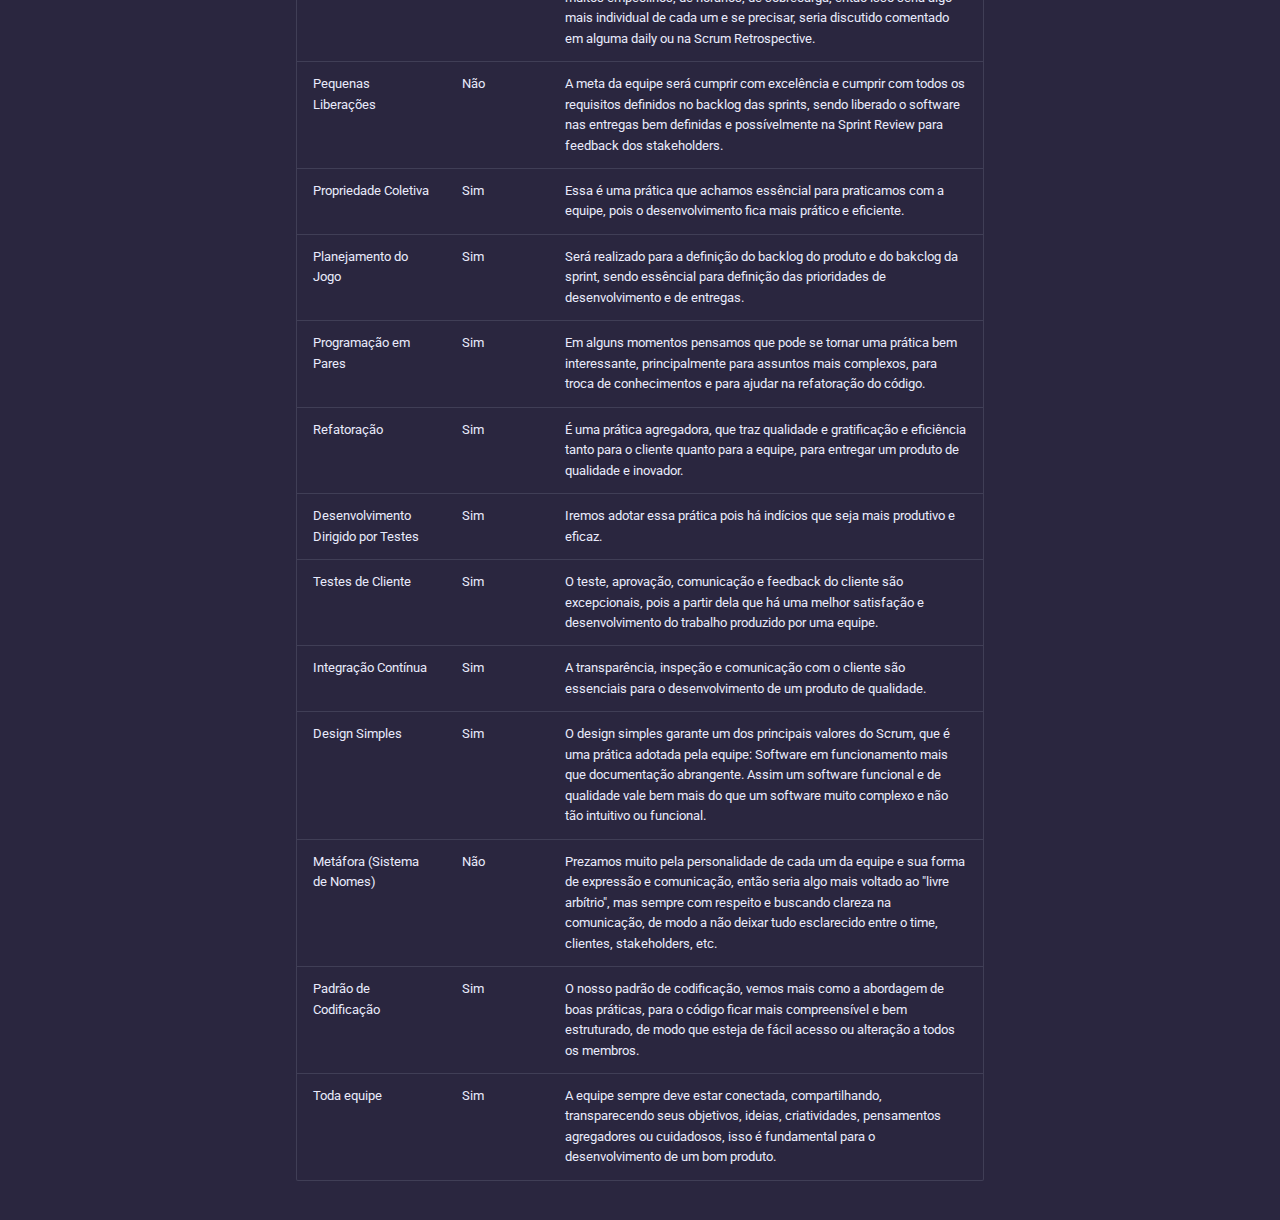
<file: documentacao/processoDesenvolvimento/index.html>
<!doctype html>
<html lang="en" class="no-js">
  <head>
    
      <meta charset="utf-8">
      <meta name="viewport" content="width=device-width,initial-scale=1">
      
      
      
      
        <link rel="prev" href="../visaoGeralProjeto/">
      
      
        <link rel="next" href="../licoesAprendidas/">
      
      <link rel="icon" href="../../assets/images/favicon.png">
      <meta name="generator" content="mkdocs-1.4.3, mkdocs-material-9.1.13">
    
    
      
        <title>Processo de Desenvolvimento de Software - TwoDo</title>
      
    
    
      <link rel="stylesheet" href="../../assets/stylesheets/main.85bb2934.min.css">
      
        
        <link rel="stylesheet" href="../../assets/stylesheets/palette.a6bdf11c.min.css">
      
      

    
    
    
      
        
        
        <link rel="preconnect" href="https://fonts.gstatic.com" crossorigin>
        <link rel="stylesheet" href="https://fonts.googleapis.com/css?family=Roboto:300,300i,400,400i,700,700i%7CRoboto+Mono:400,400i,700,700i&display=fallback">
        <style>:root{--md-text-font:"Roboto";--md-code-font:"Roboto Mono"}</style>
      
    
    
      <link rel="stylesheet" href="../../stylesheets/extra.css">
    
    <script>__md_scope=new URL("../..",location),__md_hash=e=>[...e].reduce((e,_)=>(e<<5)-e+_.charCodeAt(0),0),__md_get=(e,_=localStorage,t=__md_scope)=>JSON.parse(_.getItem(t.pathname+"."+e)),__md_set=(e,_,t=localStorage,a=__md_scope)=>{try{t.setItem(a.pathname+"."+e,JSON.stringify(_))}catch(e){}}</script>
    
      

    
    
    
  </head>
  
  
    
    
    
    
    
    <body dir="ltr" data-md-color-scheme="slate" data-md-color-primary="indigo" data-md-color-accent="indigo">
  
    
    
    <input class="md-toggle" data-md-toggle="drawer" type="checkbox" id="__drawer" autocomplete="off">
    <input class="md-toggle" data-md-toggle="search" type="checkbox" id="__search" autocomplete="off">
    <label class="md-overlay" for="__drawer"></label>
    <div data-md-component="skip">
      
        
        <a href="#processo-de-desenvolvimento" class="md-skip">
          Skip to content
        </a>
      
    </div>
    <div data-md-component="announce">
      
    </div>
    
    
      

<header class="md-header" data-md-component="header">
  <nav class="md-header__inner md-grid" aria-label="Header">
    <a href="../.." title="TwoDo" class="md-header__button md-logo" aria-label="TwoDo" data-md-component="logo">
      
  
  <svg xmlns="http://www.w3.org/2000/svg" viewBox="0 0 24 24"><path d="M12 8a3 3 0 0 0 3-3 3 3 0 0 0-3-3 3 3 0 0 0-3 3 3 3 0 0 0 3 3m0 3.54C9.64 9.35 6.5 8 3 8v11c3.5 0 6.64 1.35 9 3.54 2.36-2.19 5.5-3.54 9-3.54V8c-3.5 0-6.64 1.35-9 3.54Z"/></svg>

    </a>
    <label class="md-header__button md-icon" for="__drawer">
      <svg xmlns="http://www.w3.org/2000/svg" viewBox="0 0 24 24"><path d="M3 6h18v2H3V6m0 5h18v2H3v-2m0 5h18v2H3v-2Z"/></svg>
    </label>
    <div class="md-header__title" data-md-component="header-title">
      <div class="md-header__ellipsis">
        <div class="md-header__topic">
          <span class="md-ellipsis">
            TwoDo
          </span>
        </div>
        <div class="md-header__topic" data-md-component="header-topic">
          <span class="md-ellipsis">
            
              Processo de Desenvolvimento de Software
            
          </span>
        </div>
      </div>
    </div>
    
      
    
    
    
      <label class="md-header__button md-icon" for="__search">
        <svg xmlns="http://www.w3.org/2000/svg" viewBox="0 0 24 24"><path d="M9.5 3A6.5 6.5 0 0 1 16 9.5c0 1.61-.59 3.09-1.56 4.23l.27.27h.79l5 5-1.5 1.5-5-5v-.79l-.27-.27A6.516 6.516 0 0 1 9.5 16 6.5 6.5 0 0 1 3 9.5 6.5 6.5 0 0 1 9.5 3m0 2C7 5 5 7 5 9.5S7 14 9.5 14 14 12 14 9.5 12 5 9.5 5Z"/></svg>
      </label>
      <div class="md-search" data-md-component="search" role="dialog">
  <label class="md-search__overlay" for="__search"></label>
  <div class="md-search__inner" role="search">
    <form class="md-search__form" name="search">
      <input type="text" class="md-search__input" name="query" aria-label="Search" placeholder="Search" autocapitalize="off" autocorrect="off" autocomplete="off" spellcheck="false" data-md-component="search-query" required>
      <label class="md-search__icon md-icon" for="__search">
        <svg xmlns="http://www.w3.org/2000/svg" viewBox="0 0 24 24"><path d="M9.5 3A6.5 6.5 0 0 1 16 9.5c0 1.61-.59 3.09-1.56 4.23l.27.27h.79l5 5-1.5 1.5-5-5v-.79l-.27-.27A6.516 6.516 0 0 1 9.5 16 6.5 6.5 0 0 1 3 9.5 6.5 6.5 0 0 1 9.5 3m0 2C7 5 5 7 5 9.5S7 14 9.5 14 14 12 14 9.5 12 5 9.5 5Z"/></svg>
        <svg xmlns="http://www.w3.org/2000/svg" viewBox="0 0 24 24"><path d="M20 11v2H8l5.5 5.5-1.42 1.42L4.16 12l7.92-7.92L13.5 5.5 8 11h12Z"/></svg>
      </label>
      <nav class="md-search__options" aria-label="Search">
        
        <button type="reset" class="md-search__icon md-icon" title="Clear" aria-label="Clear" tabindex="-1">
          <svg xmlns="http://www.w3.org/2000/svg" viewBox="0 0 24 24"><path d="M19 6.41 17.59 5 12 10.59 6.41 5 5 6.41 10.59 12 5 17.59 6.41 19 12 13.41 17.59 19 19 17.59 13.41 12 19 6.41Z"/></svg>
        </button>
      </nav>
      
        <div class="md-search__suggest" data-md-component="search-suggest"></div>
      
    </form>
    <div class="md-search__output">
      <div class="md-search__scrollwrap" data-md-scrollfix>
        <div class="md-search-result" data-md-component="search-result">
          <div class="md-search-result__meta">
            Initializing search
          </div>
          <ol class="md-search-result__list" role="presentation"></ol>
        </div>
      </div>
    </div>
  </div>
</div>
    
    
  </nav>
  
</header>
    
    <div class="md-container" data-md-component="container">
      
      
        
          
            
<nav class="md-tabs" aria-label="Tabs" data-md-component="tabs">
  <div class="md-grid">
    <ul class="md-tabs__list">
      
        
  
  


  <li class="md-tabs__item">
    <a href="../.." class="md-tabs__link">
      Início
    </a>
  </li>

      
        
  
  
    
  


  
  
  
    <li class="md-tabs__item">
      <a href="../visaoGeralProduto/" class="md-tabs__link md-tabs__link--active">
        Documentação
      </a>
    </li>
  

      
        
  
  


  
  
  
    

  
  
  
    <li class="md-tabs__item">
      <a href="../../entregas/unidade%201/seminario/" class="md-tabs__link">
        Entregas
      </a>
    </li>
  

  

      
        
  
  


  
  
  
    <li class="md-tabs__item">
      <a href="../../backlog/" class="md-tabs__link">
        Backlog do Produto
      </a>
    </li>
  

      
    </ul>
  </div>
</nav>
          
        
      
      <main class="md-main" data-md-component="main">
        <div class="md-main__inner md-grid">
          
            
              
              <div class="md-sidebar md-sidebar--primary" data-md-component="sidebar" data-md-type="navigation" >
                <div class="md-sidebar__scrollwrap">
                  <div class="md-sidebar__inner">
                    

  


<nav class="md-nav md-nav--primary md-nav--lifted" aria-label="Navigation" data-md-level="0">
  <label class="md-nav__title" for="__drawer">
    <a href="../.." title="TwoDo" class="md-nav__button md-logo" aria-label="TwoDo" data-md-component="logo">
      
  
  <svg xmlns="http://www.w3.org/2000/svg" viewBox="0 0 24 24"><path d="M12 8a3 3 0 0 0 3-3 3 3 0 0 0-3-3 3 3 0 0 0-3 3 3 3 0 0 0 3 3m0 3.54C9.64 9.35 6.5 8 3 8v11c3.5 0 6.64 1.35 9 3.54 2.36-2.19 5.5-3.54 9-3.54V8c-3.5 0-6.64 1.35-9 3.54Z"/></svg>

    </a>
    TwoDo
  </label>
  
  <ul class="md-nav__list" data-md-scrollfix>
    
      
      
      

  
  
  
    <li class="md-nav__item">
      <a href="../.." class="md-nav__link">
        Início
      </a>
    </li>
  

    
      
      
      

  
  
    
  
  
    
    <li class="md-nav__item md-nav__item--active md-nav__item--nested">
      
      
      
      
      <input class="md-nav__toggle md-toggle " type="checkbox" id="__nav_2" checked>
      
      
      
        <label class="md-nav__link" for="__nav_2" id="__nav_2_label" tabindex="0">
          Documentação
          <span class="md-nav__icon md-icon"></span>
        </label>
      
      <nav class="md-nav" data-md-level="1" aria-labelledby="__nav_2_label" aria-expanded="true">
        <label class="md-nav__title" for="__nav_2">
          <span class="md-nav__icon md-icon"></span>
          Documentação
        </label>
        <ul class="md-nav__list" data-md-scrollfix>
          
            
              
  
  
  
    <li class="md-nav__item">
      <a href="../visaoGeralProduto/" class="md-nav__link">
        Visão Geral do Produto
      </a>
    </li>
  

            
          
            
              
  
  
  
    <li class="md-nav__item">
      <a href="../visaoGeralProjeto/" class="md-nav__link">
        Visão Geral do Projeto
      </a>
    </li>
  

            
          
            
              
  
  
    
  
  
    <li class="md-nav__item md-nav__item--active">
      
      <input class="md-nav__toggle md-toggle" type="checkbox" id="__toc">
      
      
        
      
      
        <label class="md-nav__link md-nav__link--active" for="__toc">
          Processo de Desenvolvimento de Software
          <span class="md-nav__icon md-icon"></span>
        </label>
      
      <a href="./" class="md-nav__link md-nav__link--active">
        Processo de Desenvolvimento de Software
      </a>
      
        

<nav class="md-nav md-nav--secondary" aria-label="Table of contents">
  
  
  
    
  
  
    <label class="md-nav__title" for="__toc">
      <span class="md-nav__icon md-icon"></span>
      Table of contents
    </label>
    <ul class="md-nav__list" data-md-component="toc" data-md-scrollfix>
      
        <li class="md-nav__item">
  <a href="#historico-de-revisao" class="md-nav__link">
    Historico de Revisão
  </a>
  
</li>
      
        <li class="md-nav__item">
  <a href="#scrum" class="md-nav__link">
    Scrum
  </a>
  
</li>
      
        <li class="md-nav__item">
  <a href="#separacao-dos-papeis" class="md-nav__link">
    Separação dos papéis
  </a>
  
</li>
      
        <li class="md-nav__item">
  <a href="#praticas-adotadas-do-scrum" class="md-nav__link">
    Práticas adotadas do Scrum
  </a>
  
</li>
      
        <li class="md-nav__item">
  <a href="#xp-extreming-programming" class="md-nav__link">
    XP (Extreming Programming)
  </a>
  
</li>
      
        <li class="md-nav__item">
  <a href="#praticas-adotadas-do-xp" class="md-nav__link">
    Práticas adotadas do XP
  </a>
  
</li>
      
    </ul>
  
</nav>
      
    </li>
  

            
          
            
              
  
  
  
    <li class="md-nav__item">
      <a href="../licoesAprendidas/" class="md-nav__link">
        Lições Aprendidas
      </a>
    </li>
  

            
          
            
              
  
  
  
    <li class="md-nav__item">
      <a href="../referenciasBibliograficas/" class="md-nav__link">
        Referências Bibliográficas
      </a>
    </li>
  

            
          
        </ul>
      </nav>
    </li>
  

    
      
      
      

  
  
  
    
    <li class="md-nav__item md-nav__item--nested">
      
      
      
      
      <input class="md-nav__toggle md-toggle " type="checkbox" id="__nav_3" >
      
      
      
        <label class="md-nav__link" for="__nav_3" id="__nav_3_label" tabindex="0">
          Entregas
          <span class="md-nav__icon md-icon"></span>
        </label>
      
      <nav class="md-nav" data-md-level="1" aria-labelledby="__nav_3_label" aria-expanded="false">
        <label class="md-nav__title" for="__nav_3">
          <span class="md-nav__icon md-icon"></span>
          Entregas
        </label>
        <ul class="md-nav__list" data-md-scrollfix>
          
            
              
  
  
  
    
    <li class="md-nav__item md-nav__item--nested">
      
      
      
      
      <input class="md-nav__toggle md-toggle " type="checkbox" id="__nav_3_1" >
      
      
      
        <label class="md-nav__link" for="__nav_3_1" id="__nav_3_1_label" tabindex="0">
          Unidade 1
          <span class="md-nav__icon md-icon"></span>
        </label>
      
      <nav class="md-nav" data-md-level="2" aria-labelledby="__nav_3_1_label" aria-expanded="false">
        <label class="md-nav__title" for="__nav_3_1">
          <span class="md-nav__icon md-icon"></span>
          Unidade 1
        </label>
        <ul class="md-nav__list" data-md-scrollfix>
          
            
              
  
  
  
    <li class="md-nav__item">
      <a href="../../entregas/unidade%201/seminario/" class="md-nav__link">
        Seminário - Processos e Ciclos de Vida
      </a>
    </li>
  

            
          
            
              
  
  
  
    <li class="md-nav__item">
      <a href="../../entregas/unidade%201/videoApresentacao/" class="md-nav__link">
        Vídeo - Apresentação GitPages
      </a>
    </li>
  

            
          
        </ul>
      </nav>
    </li>
  

            
          
        </ul>
      </nav>
    </li>
  

    
      
      
      

  
  
  
    
    <li class="md-nav__item md-nav__item--nested">
      
      
      
      
      <input class="md-nav__toggle md-toggle " type="checkbox" id="__nav_4" >
      
      
      
        <label class="md-nav__link" for="__nav_4" id="__nav_4_label" tabindex="0">
          Backlog do Produto
          <span class="md-nav__icon md-icon"></span>
        </label>
      
      <nav class="md-nav" data-md-level="1" aria-labelledby="__nav_4_label" aria-expanded="false">
        <label class="md-nav__title" for="__nav_4">
          <span class="md-nav__icon md-icon"></span>
          Backlog do Produto
        </label>
        <ul class="md-nav__list" data-md-scrollfix>
          
            
              
  
  
  
    <li class="md-nav__item">
      <a href="../../backlog/" class="md-nav__link">
        Requisitos funcionais
      </a>
    </li>
  

            
          
            
              
  
  
  
    <li class="md-nav__item">
      <a href="../../backlog/nao-funcionais/" class="md-nav__link">
        Requisitos não-funcionais
      </a>
    </li>
  

            
          
        </ul>
      </nav>
    </li>
  

    
  </ul>
</nav>
                  </div>
                </div>
              </div>
            
            
              
              <div class="md-sidebar md-sidebar--secondary" data-md-component="sidebar" data-md-type="toc" >
                <div class="md-sidebar__scrollwrap">
                  <div class="md-sidebar__inner">
                    

<nav class="md-nav md-nav--secondary" aria-label="Table of contents">
  
  
  
    
  
  
    <label class="md-nav__title" for="__toc">
      <span class="md-nav__icon md-icon"></span>
      Table of contents
    </label>
    <ul class="md-nav__list" data-md-component="toc" data-md-scrollfix>
      
        <li class="md-nav__item">
  <a href="#historico-de-revisao" class="md-nav__link">
    Historico de Revisão
  </a>
  
</li>
      
        <li class="md-nav__item">
  <a href="#scrum" class="md-nav__link">
    Scrum
  </a>
  
</li>
      
        <li class="md-nav__item">
  <a href="#separacao-dos-papeis" class="md-nav__link">
    Separação dos papéis
  </a>
  
</li>
      
        <li class="md-nav__item">
  <a href="#praticas-adotadas-do-scrum" class="md-nav__link">
    Práticas adotadas do Scrum
  </a>
  
</li>
      
        <li class="md-nav__item">
  <a href="#xp-extreming-programming" class="md-nav__link">
    XP (Extreming Programming)
  </a>
  
</li>
      
        <li class="md-nav__item">
  <a href="#praticas-adotadas-do-xp" class="md-nav__link">
    Práticas adotadas do XP
  </a>
  
</li>
      
    </ul>
  
</nav>
                  </div>
                </div>
              </div>
            
          
          
            <div class="md-content" data-md-component="content">
              <article class="md-content__inner md-typeset">
                
                  


<h1 id="processo-de-desenvolvimento">Processo de Desenvolvimento</h1>
<h2 id="historico-de-revisao">Historico de Revisão</h2>
<table>
<thead>
<tr>
<th>Data</th>
<th>Versão</th>
<th>Descrição</th>
<th>Autor(es)</th>
</tr>
</thead>
<tbody>
<tr>
<td>18/04/2023</td>
<td>0.1</td>
<td>Definição das práticas do XP e Scrum</td>
<td><a href="https://github.com/Arthrok">Arthur</a>, <a href="https://github.com/ericbky">Eric</a>, <a href="https://github.com/lucasdray">Pedro Lucas</a>, <a href="https://github.com/yaskisoba">Yasmim</a></td>
</tr>
</tbody>
</table>
<hr />
<p>Para o desenvolvimento do produto, a equipe utilizará fundamentalmente terá algumas práticas como: comunicação, simplicidade, feedback, coragem e respeito. Na mesma linhagem, seguiremos de forma híbrida, algumas práticas de desenvolvimento de software envolvendo "XP" com o método de gerenciamento de projetos "Scrum", assim como seus valores, princípios, filosofias e práticas, com algumas básicas adaptações.</p>
<hr />
<h2 id="scrum">Scrum</h2>
<p>Scrum é um framework leve que ajuda pessoas,times e organizações a gerar valor por meio de soluções adaptativas para problemas complexos.</p>
<h2 id="separacao-dos-papeis">Separação dos papéis</h2>
<p>O time será divido entre o Product Owner (PO), o Scrum Master e o Scrum Team.</p>
<h2 id="praticas-adotadas-do-scrum">Práticas adotadas do Scrum</h2>
<ul>
<li>Definição do Product Backlog;</li>
<li>
<p>Sprint Planning Meeting</p>
</li>
<li>
<p>Sprint Backlog</p>
</li>
<li>
<p>Adaptação do Daily Scrum</p>
</li>
<li>
<p>Sprint Review</p>
</li>
<li>
<p>Sprint Retrospective</p>
</li>
</ul>
<hr />
<h2 id="xp-extreming-programming">XP (Extreming Programming)</h2>
<p>XP é um estilo de desenvolvimento de software com foco na excelente aplicação de técnicas de programação, comunicação clara e trabalho em equipe.</p>
<p>O XP inclui uma filosofia de desenvolvimento de software baseada nos valores de comunicação, feedback, simplicidade, coragem e respeito.</p>
<h2 id="praticas-adotadas-do-xp">Práticas adotadas do XP</h2>
<table>
<thead>
<tr>
<th>Práticas do XP</th>
<th>Será utilizado?</th>
<th>Por que?</th>
</tr>
</thead>
<tbody>
<tr>
<td>Ritmo Sustentável</td>
<td>Não</td>
<td>Não achamos de extrema importância  empregar o uso dessa prática no desenvolvimento da equipe pois a questão de desenvolvimento há muitos empecilhos, de horários, de sobrecarga, então isso seria algo mais individual de cada um e se precisar, seria discutido comentado em alguma daily ou na Scrum Retrospective.</td>
</tr>
<tr>
<td>Pequenas Liberações</td>
<td>Não</td>
<td>A meta da equipe será cumprir com excelência e cumprir com todos os requisitos definidos no backlog das sprints, sendo liberado o software nas entregas bem definidas e possívelmente na Sprint Review para feedback dos stakeholders.</td>
</tr>
<tr>
<td>Propriedade Coletiva</td>
<td>Sim</td>
<td>Essa é uma prática que achamos essêncial para praticamos com a equipe, pois o desenvolvimento fica mais prático e eficiente.</td>
</tr>
<tr>
<td>Planejamento do Jogo</td>
<td>Sim</td>
<td>Será realizado para a definição do backlog do produto e do bakclog da sprint, sendo essêncial para definição das prioridades de desenvolvimento e de entregas.</td>
</tr>
<tr>
<td>Programação em Pares</td>
<td>Sim</td>
<td>Em alguns momentos pensamos que pode se tornar uma prática bem interessante, principalmente para assuntos mais complexos, para troca de conhecimentos e para ajudar na refatoração do código.</td>
</tr>
<tr>
<td>Refatoração</td>
<td>Sim</td>
<td>É uma prática agregadora, que traz qualidade e gratificação e eficiência tanto para o cliente quanto para a equipe, para entregar um produto de qualidade e inovador.</td>
</tr>
<tr>
<td>Desenvolvimento Dirigido por Testes</td>
<td>Sim</td>
<td>Iremos adotar essa prática pois há indícios que seja mais produtivo e eficaz.</td>
</tr>
<tr>
<td>Testes de Cliente</td>
<td>Sim</td>
<td>O teste, aprovação, comunicação e feedback do cliente são excepcionais, pois a partir dela que há uma melhor satisfação e desenvolvimento do trabalho produzido por uma equipe.</td>
</tr>
<tr>
<td>Integração Contínua</td>
<td>Sim</td>
<td>A transparência, inspeção e comunicação com o cliente são essenciais para o desenvolvimento de um produto de qualidade.</td>
</tr>
<tr>
<td>Design Simples</td>
<td>Sim</td>
<td>O design simples garante um dos principais valores do Scrum, que é uma prática adotada pela equipe: Software em funcionamento mais que documentação abrangente. Assim um software funcional e de qualidade vale bem mais do que um software muito complexo e não tão intuitivo ou funcional.</td>
</tr>
<tr>
<td>Metáfora (Sistema de Nomes)</td>
<td>Não</td>
<td>Prezamos muito pela personalidade de cada um da equipe e sua forma de expressão e comunicação, então seria algo mais voltado ao "livre arbítrio", mas sempre com respeito e buscando clareza na comunicação, de modo a não deixar tudo esclarecido entre o time, clientes, stakeholders, etc.</td>
</tr>
<tr>
<td>Padrão de Codificação</td>
<td>Sim</td>
<td>O nosso padrão de codificação, vemos mais como a abordagem de boas práticas, para o código ficar mais compreensível e bem estruturado, de modo que esteja de fácil acesso ou alteração a todos os membros.</td>
</tr>
<tr>
<td>Toda equipe</td>
<td>Sim</td>
<td>A equipe sempre deve estar conectada, compartilhando, transparecendo seus objetivos, ideias, criatividades, pensamentos agregadores ou cuidadosos, isso é fundamental para o desenvolvimento de um bom produto.</td>
</tr>
</tbody>
</table>





                
              </article>
            </div>
          
          
  <script>var tabs=__md_get("__tabs");if(Array.isArray(tabs))e:for(var set of document.querySelectorAll(".tabbed-set")){var tab,labels=set.querySelector(".tabbed-labels");for(tab of tabs)for(var label of labels.getElementsByTagName("label"))if(label.innerText.trim()===tab){var input=document.getElementById(label.htmlFor);input.checked=!0;continue e}}</script>

        </div>
        
          <button type="button" class="md-top md-icon" data-md-component="top" hidden>
            <svg xmlns="http://www.w3.org/2000/svg" viewBox="0 0 24 24"><path d="M13 20h-2V8l-5.5 5.5-1.42-1.42L12 4.16l7.92 7.92-1.42 1.42L13 8v12Z"/></svg>
            Back to top
          </button>
        
      </main>
      
        <footer class="md-footer">
  
    
      
      <nav class="md-footer__inner md-grid" aria-label="Footer" >
        
          
          <a href="../visaoGeralProjeto/" class="md-footer__link md-footer__link--prev" aria-label="Previous: Visão Geral do Projeto" rel="prev">
            <div class="md-footer__button md-icon">
              <svg xmlns="http://www.w3.org/2000/svg" viewBox="0 0 24 24"><path d="M20 11v2H8l5.5 5.5-1.42 1.42L4.16 12l7.92-7.92L13.5 5.5 8 11h12Z"/></svg>
            </div>
            <div class="md-footer__title">
              <span class="md-footer__direction">
                Previous
              </span>
              <div class="md-ellipsis">
                Visão Geral do Projeto
              </div>
            </div>
          </a>
        
        
          
          <a href="../licoesAprendidas/" class="md-footer__link md-footer__link--next" aria-label="Next: Lições Aprendidas" rel="next">
            <div class="md-footer__title">
              <span class="md-footer__direction">
                Next
              </span>
              <div class="md-ellipsis">
                Lições Aprendidas
              </div>
            </div>
            <div class="md-footer__button md-icon">
              <svg xmlns="http://www.w3.org/2000/svg" viewBox="0 0 24 24"><path d="M4 11v2h12l-5.5 5.5 1.42 1.42L19.84 12l-7.92-7.92L10.5 5.5 16 11H4Z"/></svg>
            </div>
          </a>
        
      </nav>
    
  
  <div class="md-footer-meta md-typeset">
    <div class="md-footer-meta__inner md-grid">
      <div class="md-copyright">
  
    <div class="md-copyright__highlight">
      &copy; 2023 <a href="https://github.com/james-willett"  target="_blank" rel="noopener">Two Dwo</a>

    </div>
  
  
    Made with
    <a href="https://squidfunk.github.io/mkdocs-material/" target="_blank" rel="noopener">
      Material for MkDocs
    </a>
  
</div>
      
    </div>
  </div>
</footer>
      
    </div>
    <div class="md-dialog" data-md-component="dialog">
      <div class="md-dialog__inner md-typeset"></div>
    </div>
    
    <script id="__config" type="application/json">{"base": "../..", "features": ["navigation.tabs", "navigation.top", "search.suggest", "search.highlight", "content.tabs.link", "content.code.annotation", "content.code.copy", "content.action.edit", "content.action.view", "navigation.footer"], "search": "../../assets/javascripts/workers/search.208ed371.min.js", "translations": {"clipboard.copied": "Copied to clipboard", "clipboard.copy": "Copy to clipboard", "search.result.more.one": "1 more on this page", "search.result.more.other": "# more on this page", "search.result.none": "No matching documents", "search.result.one": "1 matching document", "search.result.other": "# matching documents", "search.result.placeholder": "Type to start searching", "search.result.term.missing": "Missing", "select.version": "Select version"}}</script>
    
    
      <script src="../../assets/javascripts/bundle.b4d07000.min.js"></script>
      
    
  </body>
</html>
</file>
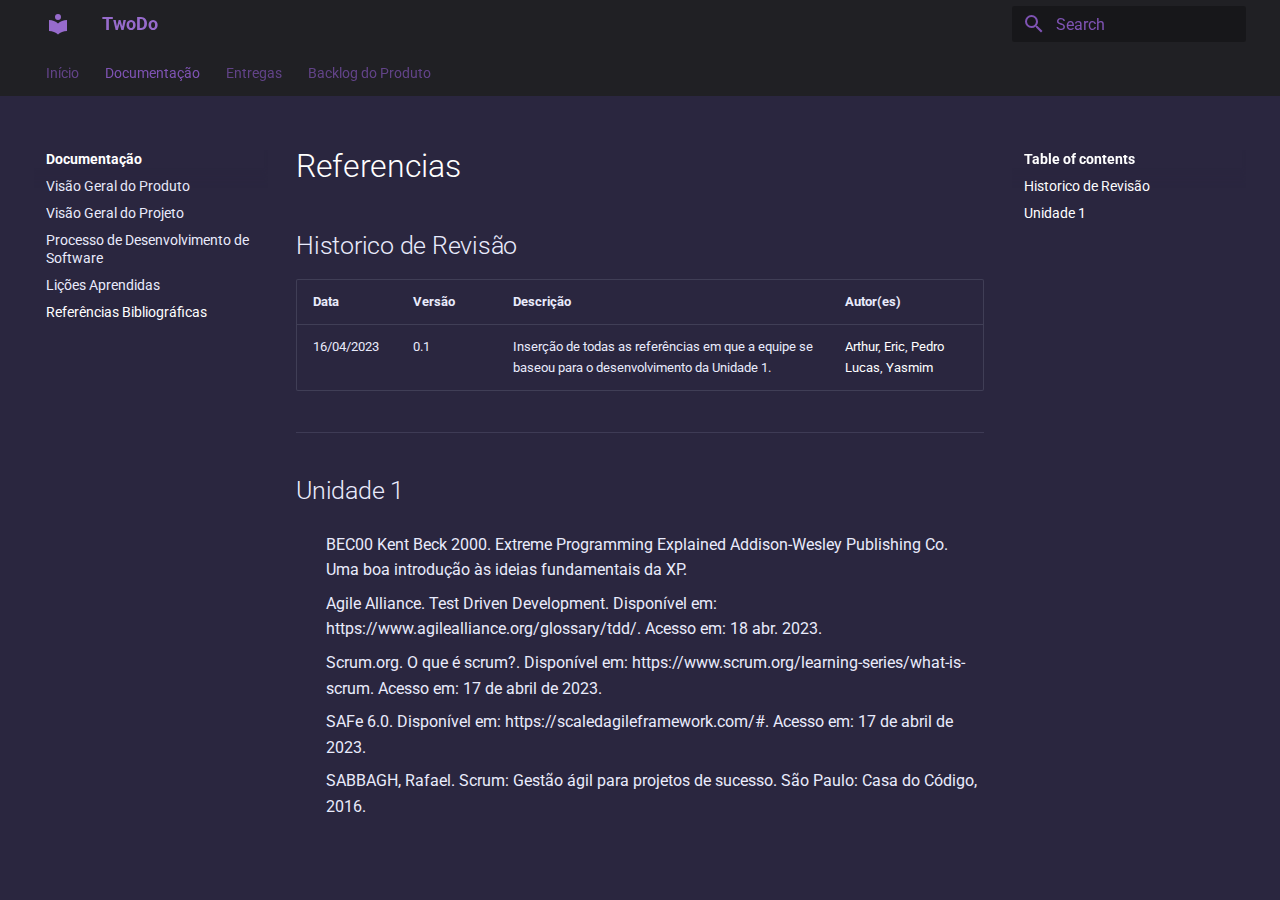
<file: documentacao/referenciasBibliograficas/index.html>
<!doctype html>
<html lang="en" class="no-js">
  <head>
    
      <meta charset="utf-8">
      <meta name="viewport" content="width=device-width,initial-scale=1">
      
      
      
      
        <link rel="prev" href="../licoesAprendidas/">
      
      
        <link rel="next" href="../../entregas/unidade%201/seminario/">
      
      <link rel="icon" href="../../assets/images/favicon.png">
      <meta name="generator" content="mkdocs-1.4.3, mkdocs-material-9.1.13">
    
    
      
        <title>Referências Bibliográficas - TwoDo</title>
      
    
    
      <link rel="stylesheet" href="../../assets/stylesheets/main.85bb2934.min.css">
      
        
        <link rel="stylesheet" href="../../assets/stylesheets/palette.a6bdf11c.min.css">
      
      

    
    
    
      
        
        
        <link rel="preconnect" href="https://fonts.gstatic.com" crossorigin>
        <link rel="stylesheet" href="https://fonts.googleapis.com/css?family=Roboto:300,300i,400,400i,700,700i%7CRoboto+Mono:400,400i,700,700i&display=fallback">
        <style>:root{--md-text-font:"Roboto";--md-code-font:"Roboto Mono"}</style>
      
    
    
      <link rel="stylesheet" href="../../stylesheets/extra.css">
    
    <script>__md_scope=new URL("../..",location),__md_hash=e=>[...e].reduce((e,_)=>(e<<5)-e+_.charCodeAt(0),0),__md_get=(e,_=localStorage,t=__md_scope)=>JSON.parse(_.getItem(t.pathname+"."+e)),__md_set=(e,_,t=localStorage,a=__md_scope)=>{try{t.setItem(a.pathname+"."+e,JSON.stringify(_))}catch(e){}}</script>
    
      

    
    
    
  </head>
  
  
    
    
    
    
    
    <body dir="ltr" data-md-color-scheme="slate" data-md-color-primary="indigo" data-md-color-accent="indigo">
  
    
    
    <input class="md-toggle" data-md-toggle="drawer" type="checkbox" id="__drawer" autocomplete="off">
    <input class="md-toggle" data-md-toggle="search" type="checkbox" id="__search" autocomplete="off">
    <label class="md-overlay" for="__drawer"></label>
    <div data-md-component="skip">
      
        
        <a href="#referencias" class="md-skip">
          Skip to content
        </a>
      
    </div>
    <div data-md-component="announce">
      
    </div>
    
    
      

<header class="md-header" data-md-component="header">
  <nav class="md-header__inner md-grid" aria-label="Header">
    <a href="../.." title="TwoDo" class="md-header__button md-logo" aria-label="TwoDo" data-md-component="logo">
      
  
  <svg xmlns="http://www.w3.org/2000/svg" viewBox="0 0 24 24"><path d="M12 8a3 3 0 0 0 3-3 3 3 0 0 0-3-3 3 3 0 0 0-3 3 3 3 0 0 0 3 3m0 3.54C9.64 9.35 6.5 8 3 8v11c3.5 0 6.64 1.35 9 3.54 2.36-2.19 5.5-3.54 9-3.54V8c-3.5 0-6.64 1.35-9 3.54Z"/></svg>

    </a>
    <label class="md-header__button md-icon" for="__drawer">
      <svg xmlns="http://www.w3.org/2000/svg" viewBox="0 0 24 24"><path d="M3 6h18v2H3V6m0 5h18v2H3v-2m0 5h18v2H3v-2Z"/></svg>
    </label>
    <div class="md-header__title" data-md-component="header-title">
      <div class="md-header__ellipsis">
        <div class="md-header__topic">
          <span class="md-ellipsis">
            TwoDo
          </span>
        </div>
        <div class="md-header__topic" data-md-component="header-topic">
          <span class="md-ellipsis">
            
              Referências Bibliográficas
            
          </span>
        </div>
      </div>
    </div>
    
      
    
    
    
      <label class="md-header__button md-icon" for="__search">
        <svg xmlns="http://www.w3.org/2000/svg" viewBox="0 0 24 24"><path d="M9.5 3A6.5 6.5 0 0 1 16 9.5c0 1.61-.59 3.09-1.56 4.23l.27.27h.79l5 5-1.5 1.5-5-5v-.79l-.27-.27A6.516 6.516 0 0 1 9.5 16 6.5 6.5 0 0 1 3 9.5 6.5 6.5 0 0 1 9.5 3m0 2C7 5 5 7 5 9.5S7 14 9.5 14 14 12 14 9.5 12 5 9.5 5Z"/></svg>
      </label>
      <div class="md-search" data-md-component="search" role="dialog">
  <label class="md-search__overlay" for="__search"></label>
  <div class="md-search__inner" role="search">
    <form class="md-search__form" name="search">
      <input type="text" class="md-search__input" name="query" aria-label="Search" placeholder="Search" autocapitalize="off" autocorrect="off" autocomplete="off" spellcheck="false" data-md-component="search-query" required>
      <label class="md-search__icon md-icon" for="__search">
        <svg xmlns="http://www.w3.org/2000/svg" viewBox="0 0 24 24"><path d="M9.5 3A6.5 6.5 0 0 1 16 9.5c0 1.61-.59 3.09-1.56 4.23l.27.27h.79l5 5-1.5 1.5-5-5v-.79l-.27-.27A6.516 6.516 0 0 1 9.5 16 6.5 6.5 0 0 1 3 9.5 6.5 6.5 0 0 1 9.5 3m0 2C7 5 5 7 5 9.5S7 14 9.5 14 14 12 14 9.5 12 5 9.5 5Z"/></svg>
        <svg xmlns="http://www.w3.org/2000/svg" viewBox="0 0 24 24"><path d="M20 11v2H8l5.5 5.5-1.42 1.42L4.16 12l7.92-7.92L13.5 5.5 8 11h12Z"/></svg>
      </label>
      <nav class="md-search__options" aria-label="Search">
        
        <button type="reset" class="md-search__icon md-icon" title="Clear" aria-label="Clear" tabindex="-1">
          <svg xmlns="http://www.w3.org/2000/svg" viewBox="0 0 24 24"><path d="M19 6.41 17.59 5 12 10.59 6.41 5 5 6.41 10.59 12 5 17.59 6.41 19 12 13.41 17.59 19 19 17.59 13.41 12 19 6.41Z"/></svg>
        </button>
      </nav>
      
        <div class="md-search__suggest" data-md-component="search-suggest"></div>
      
    </form>
    <div class="md-search__output">
      <div class="md-search__scrollwrap" data-md-scrollfix>
        <div class="md-search-result" data-md-component="search-result">
          <div class="md-search-result__meta">
            Initializing search
          </div>
          <ol class="md-search-result__list" role="presentation"></ol>
        </div>
      </div>
    </div>
  </div>
</div>
    
    
  </nav>
  
</header>
    
    <div class="md-container" data-md-component="container">
      
      
        
          
            
<nav class="md-tabs" aria-label="Tabs" data-md-component="tabs">
  <div class="md-grid">
    <ul class="md-tabs__list">
      
        
  
  


  <li class="md-tabs__item">
    <a href="../.." class="md-tabs__link">
      Início
    </a>
  </li>

      
        
  
  
    
  


  
  
  
    <li class="md-tabs__item">
      <a href="../visaoGeralProduto/" class="md-tabs__link md-tabs__link--active">
        Documentação
      </a>
    </li>
  

      
        
  
  


  
  
  
    

  
  
  
    <li class="md-tabs__item">
      <a href="../../entregas/unidade%201/seminario/" class="md-tabs__link">
        Entregas
      </a>
    </li>
  

  

      
        
  
  


  
  
  
    <li class="md-tabs__item">
      <a href="../../backlog/" class="md-tabs__link">
        Backlog do Produto
      </a>
    </li>
  

      
    </ul>
  </div>
</nav>
          
        
      
      <main class="md-main" data-md-component="main">
        <div class="md-main__inner md-grid">
          
            
              
              <div class="md-sidebar md-sidebar--primary" data-md-component="sidebar" data-md-type="navigation" >
                <div class="md-sidebar__scrollwrap">
                  <div class="md-sidebar__inner">
                    

  


<nav class="md-nav md-nav--primary md-nav--lifted" aria-label="Navigation" data-md-level="0">
  <label class="md-nav__title" for="__drawer">
    <a href="../.." title="TwoDo" class="md-nav__button md-logo" aria-label="TwoDo" data-md-component="logo">
      
  
  <svg xmlns="http://www.w3.org/2000/svg" viewBox="0 0 24 24"><path d="M12 8a3 3 0 0 0 3-3 3 3 0 0 0-3-3 3 3 0 0 0-3 3 3 3 0 0 0 3 3m0 3.54C9.64 9.35 6.5 8 3 8v11c3.5 0 6.64 1.35 9 3.54 2.36-2.19 5.5-3.54 9-3.54V8c-3.5 0-6.64 1.35-9 3.54Z"/></svg>

    </a>
    TwoDo
  </label>
  
  <ul class="md-nav__list" data-md-scrollfix>
    
      
      
      

  
  
  
    <li class="md-nav__item">
      <a href="../.." class="md-nav__link">
        Início
      </a>
    </li>
  

    
      
      
      

  
  
    
  
  
    
    <li class="md-nav__item md-nav__item--active md-nav__item--nested">
      
      
      
      
      <input class="md-nav__toggle md-toggle " type="checkbox" id="__nav_2" checked>
      
      
      
        <label class="md-nav__link" for="__nav_2" id="__nav_2_label" tabindex="0">
          Documentação
          <span class="md-nav__icon md-icon"></span>
        </label>
      
      <nav class="md-nav" data-md-level="1" aria-labelledby="__nav_2_label" aria-expanded="true">
        <label class="md-nav__title" for="__nav_2">
          <span class="md-nav__icon md-icon"></span>
          Documentação
        </label>
        <ul class="md-nav__list" data-md-scrollfix>
          
            
              
  
  
  
    <li class="md-nav__item">
      <a href="../visaoGeralProduto/" class="md-nav__link">
        Visão Geral do Produto
      </a>
    </li>
  

            
          
            
              
  
  
  
    <li class="md-nav__item">
      <a href="../visaoGeralProjeto/" class="md-nav__link">
        Visão Geral do Projeto
      </a>
    </li>
  

            
          
            
              
  
  
  
    <li class="md-nav__item">
      <a href="../processoDesenvolvimento/" class="md-nav__link">
        Processo de Desenvolvimento de Software
      </a>
    </li>
  

            
          
            
              
  
  
  
    <li class="md-nav__item">
      <a href="../licoesAprendidas/" class="md-nav__link">
        Lições Aprendidas
      </a>
    </li>
  

            
          
            
              
  
  
    
  
  
    <li class="md-nav__item md-nav__item--active">
      
      <input class="md-nav__toggle md-toggle" type="checkbox" id="__toc">
      
      
        
      
      
        <label class="md-nav__link md-nav__link--active" for="__toc">
          Referências Bibliográficas
          <span class="md-nav__icon md-icon"></span>
        </label>
      
      <a href="./" class="md-nav__link md-nav__link--active">
        Referências Bibliográficas
      </a>
      
        

<nav class="md-nav md-nav--secondary" aria-label="Table of contents">
  
  
  
    
  
  
    <label class="md-nav__title" for="__toc">
      <span class="md-nav__icon md-icon"></span>
      Table of contents
    </label>
    <ul class="md-nav__list" data-md-component="toc" data-md-scrollfix>
      
        <li class="md-nav__item">
  <a href="#historico-de-revisao" class="md-nav__link">
    Historico de Revisão
  </a>
  
</li>
      
        <li class="md-nav__item">
  <a href="#unidade-1" class="md-nav__link">
    Unidade 1
  </a>
  
</li>
      
    </ul>
  
</nav>
      
    </li>
  

            
          
        </ul>
      </nav>
    </li>
  

    
      
      
      

  
  
  
    
    <li class="md-nav__item md-nav__item--nested">
      
      
      
      
      <input class="md-nav__toggle md-toggle " type="checkbox" id="__nav_3" >
      
      
      
        <label class="md-nav__link" for="__nav_3" id="__nav_3_label" tabindex="0">
          Entregas
          <span class="md-nav__icon md-icon"></span>
        </label>
      
      <nav class="md-nav" data-md-level="1" aria-labelledby="__nav_3_label" aria-expanded="false">
        <label class="md-nav__title" for="__nav_3">
          <span class="md-nav__icon md-icon"></span>
          Entregas
        </label>
        <ul class="md-nav__list" data-md-scrollfix>
          
            
              
  
  
  
    
    <li class="md-nav__item md-nav__item--nested">
      
      
      
      
      <input class="md-nav__toggle md-toggle " type="checkbox" id="__nav_3_1" >
      
      
      
        <label class="md-nav__link" for="__nav_3_1" id="__nav_3_1_label" tabindex="0">
          Unidade 1
          <span class="md-nav__icon md-icon"></span>
        </label>
      
      <nav class="md-nav" data-md-level="2" aria-labelledby="__nav_3_1_label" aria-expanded="false">
        <label class="md-nav__title" for="__nav_3_1">
          <span class="md-nav__icon md-icon"></span>
          Unidade 1
        </label>
        <ul class="md-nav__list" data-md-scrollfix>
          
            
              
  
  
  
    <li class="md-nav__item">
      <a href="../../entregas/unidade%201/seminario/" class="md-nav__link">
        Seminário - Processos e Ciclos de Vida
      </a>
    </li>
  

            
          
            
              
  
  
  
    <li class="md-nav__item">
      <a href="../../entregas/unidade%201/videoApresentacao/" class="md-nav__link">
        Vídeo - Apresentação GitPages
      </a>
    </li>
  

            
          
        </ul>
      </nav>
    </li>
  

            
          
        </ul>
      </nav>
    </li>
  

    
      
      
      

  
  
  
    
    <li class="md-nav__item md-nav__item--nested">
      
      
      
      
      <input class="md-nav__toggle md-toggle " type="checkbox" id="__nav_4" >
      
      
      
        <label class="md-nav__link" for="__nav_4" id="__nav_4_label" tabindex="0">
          Backlog do Produto
          <span class="md-nav__icon md-icon"></span>
        </label>
      
      <nav class="md-nav" data-md-level="1" aria-labelledby="__nav_4_label" aria-expanded="false">
        <label class="md-nav__title" for="__nav_4">
          <span class="md-nav__icon md-icon"></span>
          Backlog do Produto
        </label>
        <ul class="md-nav__list" data-md-scrollfix>
          
            
              
  
  
  
    <li class="md-nav__item">
      <a href="../../backlog/" class="md-nav__link">
        Requisitos funcionais
      </a>
    </li>
  

            
          
            
              
  
  
  
    <li class="md-nav__item">
      <a href="../../backlog/nao-funcionais/" class="md-nav__link">
        Requisitos não-funcionais
      </a>
    </li>
  

            
          
        </ul>
      </nav>
    </li>
  

    
  </ul>
</nav>
                  </div>
                </div>
              </div>
            
            
              
              <div class="md-sidebar md-sidebar--secondary" data-md-component="sidebar" data-md-type="toc" >
                <div class="md-sidebar__scrollwrap">
                  <div class="md-sidebar__inner">
                    

<nav class="md-nav md-nav--secondary" aria-label="Table of contents">
  
  
  
    
  
  
    <label class="md-nav__title" for="__toc">
      <span class="md-nav__icon md-icon"></span>
      Table of contents
    </label>
    <ul class="md-nav__list" data-md-component="toc" data-md-scrollfix>
      
        <li class="md-nav__item">
  <a href="#historico-de-revisao" class="md-nav__link">
    Historico de Revisão
  </a>
  
</li>
      
        <li class="md-nav__item">
  <a href="#unidade-1" class="md-nav__link">
    Unidade 1
  </a>
  
</li>
      
    </ul>
  
</nav>
                  </div>
                </div>
              </div>
            
          
          
            <div class="md-content" data-md-component="content">
              <article class="md-content__inner md-typeset">
                
                  


<h1 id="referencias">Referencias</h1>
<h2 id="historico-de-revisao">Historico de Revisão</h2>
<table>
<thead>
<tr>
<th>Data</th>
<th>Versão</th>
<th>Descrição</th>
<th>Autor(es)</th>
</tr>
</thead>
<tbody>
<tr>
<td>16/04/2023</td>
<td>0.1</td>
<td>Inserção de todas as referências em que a equipe se baseou para o desenvolvimento da Unidade 1.</td>
<td><a href="https://github.com/Arthrok">Arthur</a>, <a href="https://github.com/ericbky">Eric</a>, <a href="https://github.com/lucasdray">Pedro Lucas</a>, <a href="https://github.com/yaskisoba">Yasmim</a></td>
</tr>
</tbody>
</table>
<hr />
<h2 id="unidade-1">Unidade 1</h2>
<ul>
<li>
<p>BEC00 Kent Beck 2000. Extreme Programming Explained Addison-Wesley Publishing Co. Uma boa introdução às ideias fundamentais da XP.</p>
</li>
<li>
<p>Agile Alliance. Test Driven Development. Disponível em: https://www.agilealliance.org/glossary/tdd/. Acesso em: 18 abr. 2023.</p>
</li>
<li>
<p>Scrum.org. O que é scrum?. Disponível em: https://www.scrum.org/learning-series/what-is-scrum. Acesso em: 17 de abril de 2023.</p>
</li>
<li>
<p>SAFe 6.0. Disponível em: https://scaledagileframework.com/#. Acesso em: 17 de abril de 2023.</p>
</li>
<li>
<p>SABBAGH, Rafael. Scrum: Gestão ágil para projetos de sucesso. São Paulo: Casa do Código, 2016.</p>
</li>
</ul>





                
              </article>
            </div>
          
          
  <script>var tabs=__md_get("__tabs");if(Array.isArray(tabs))e:for(var set of document.querySelectorAll(".tabbed-set")){var tab,labels=set.querySelector(".tabbed-labels");for(tab of tabs)for(var label of labels.getElementsByTagName("label"))if(label.innerText.trim()===tab){var input=document.getElementById(label.htmlFor);input.checked=!0;continue e}}</script>

        </div>
        
          <button type="button" class="md-top md-icon" data-md-component="top" hidden>
            <svg xmlns="http://www.w3.org/2000/svg" viewBox="0 0 24 24"><path d="M13 20h-2V8l-5.5 5.5-1.42-1.42L12 4.16l7.92 7.92-1.42 1.42L13 8v12Z"/></svg>
            Back to top
          </button>
        
      </main>
      
        <footer class="md-footer">
  
    
      
      <nav class="md-footer__inner md-grid" aria-label="Footer" >
        
          
          <a href="../licoesAprendidas/" class="md-footer__link md-footer__link--prev" aria-label="Previous: Lições Aprendidas" rel="prev">
            <div class="md-footer__button md-icon">
              <svg xmlns="http://www.w3.org/2000/svg" viewBox="0 0 24 24"><path d="M20 11v2H8l5.5 5.5-1.42 1.42L4.16 12l7.92-7.92L13.5 5.5 8 11h12Z"/></svg>
            </div>
            <div class="md-footer__title">
              <span class="md-footer__direction">
                Previous
              </span>
              <div class="md-ellipsis">
                Lições Aprendidas
              </div>
            </div>
          </a>
        
        
          
          <a href="../../entregas/unidade%201/seminario/" class="md-footer__link md-footer__link--next" aria-label="Next: Seminário - Processos e Ciclos de Vida" rel="next">
            <div class="md-footer__title">
              <span class="md-footer__direction">
                Next
              </span>
              <div class="md-ellipsis">
                Seminário - Processos e Ciclos de Vida
              </div>
            </div>
            <div class="md-footer__button md-icon">
              <svg xmlns="http://www.w3.org/2000/svg" viewBox="0 0 24 24"><path d="M4 11v2h12l-5.5 5.5 1.42 1.42L19.84 12l-7.92-7.92L10.5 5.5 16 11H4Z"/></svg>
            </div>
          </a>
        
      </nav>
    
  
  <div class="md-footer-meta md-typeset">
    <div class="md-footer-meta__inner md-grid">
      <div class="md-copyright">
  
    <div class="md-copyright__highlight">
      &copy; 2023 <a href="https://github.com/james-willett"  target="_blank" rel="noopener">Two Dwo</a>

    </div>
  
  
    Made with
    <a href="https://squidfunk.github.io/mkdocs-material/" target="_blank" rel="noopener">
      Material for MkDocs
    </a>
  
</div>
      
    </div>
  </div>
</footer>
      
    </div>
    <div class="md-dialog" data-md-component="dialog">
      <div class="md-dialog__inner md-typeset"></div>
    </div>
    
    <script id="__config" type="application/json">{"base": "../..", "features": ["navigation.tabs", "navigation.top", "search.suggest", "search.highlight", "content.tabs.link", "content.code.annotation", "content.code.copy", "content.action.edit", "content.action.view", "navigation.footer"], "search": "../../assets/javascripts/workers/search.208ed371.min.js", "translations": {"clipboard.copied": "Copied to clipboard", "clipboard.copy": "Copy to clipboard", "search.result.more.one": "1 more on this page", "search.result.more.other": "# more on this page", "search.result.none": "No matching documents", "search.result.one": "1 matching document", "search.result.other": "# matching documents", "search.result.placeholder": "Type to start searching", "search.result.term.missing": "Missing", "select.version": "Select version"}}</script>
    
    
      <script src="../../assets/javascripts/bundle.b4d07000.min.js"></script>
      
    
  </body>
</html>
</file>
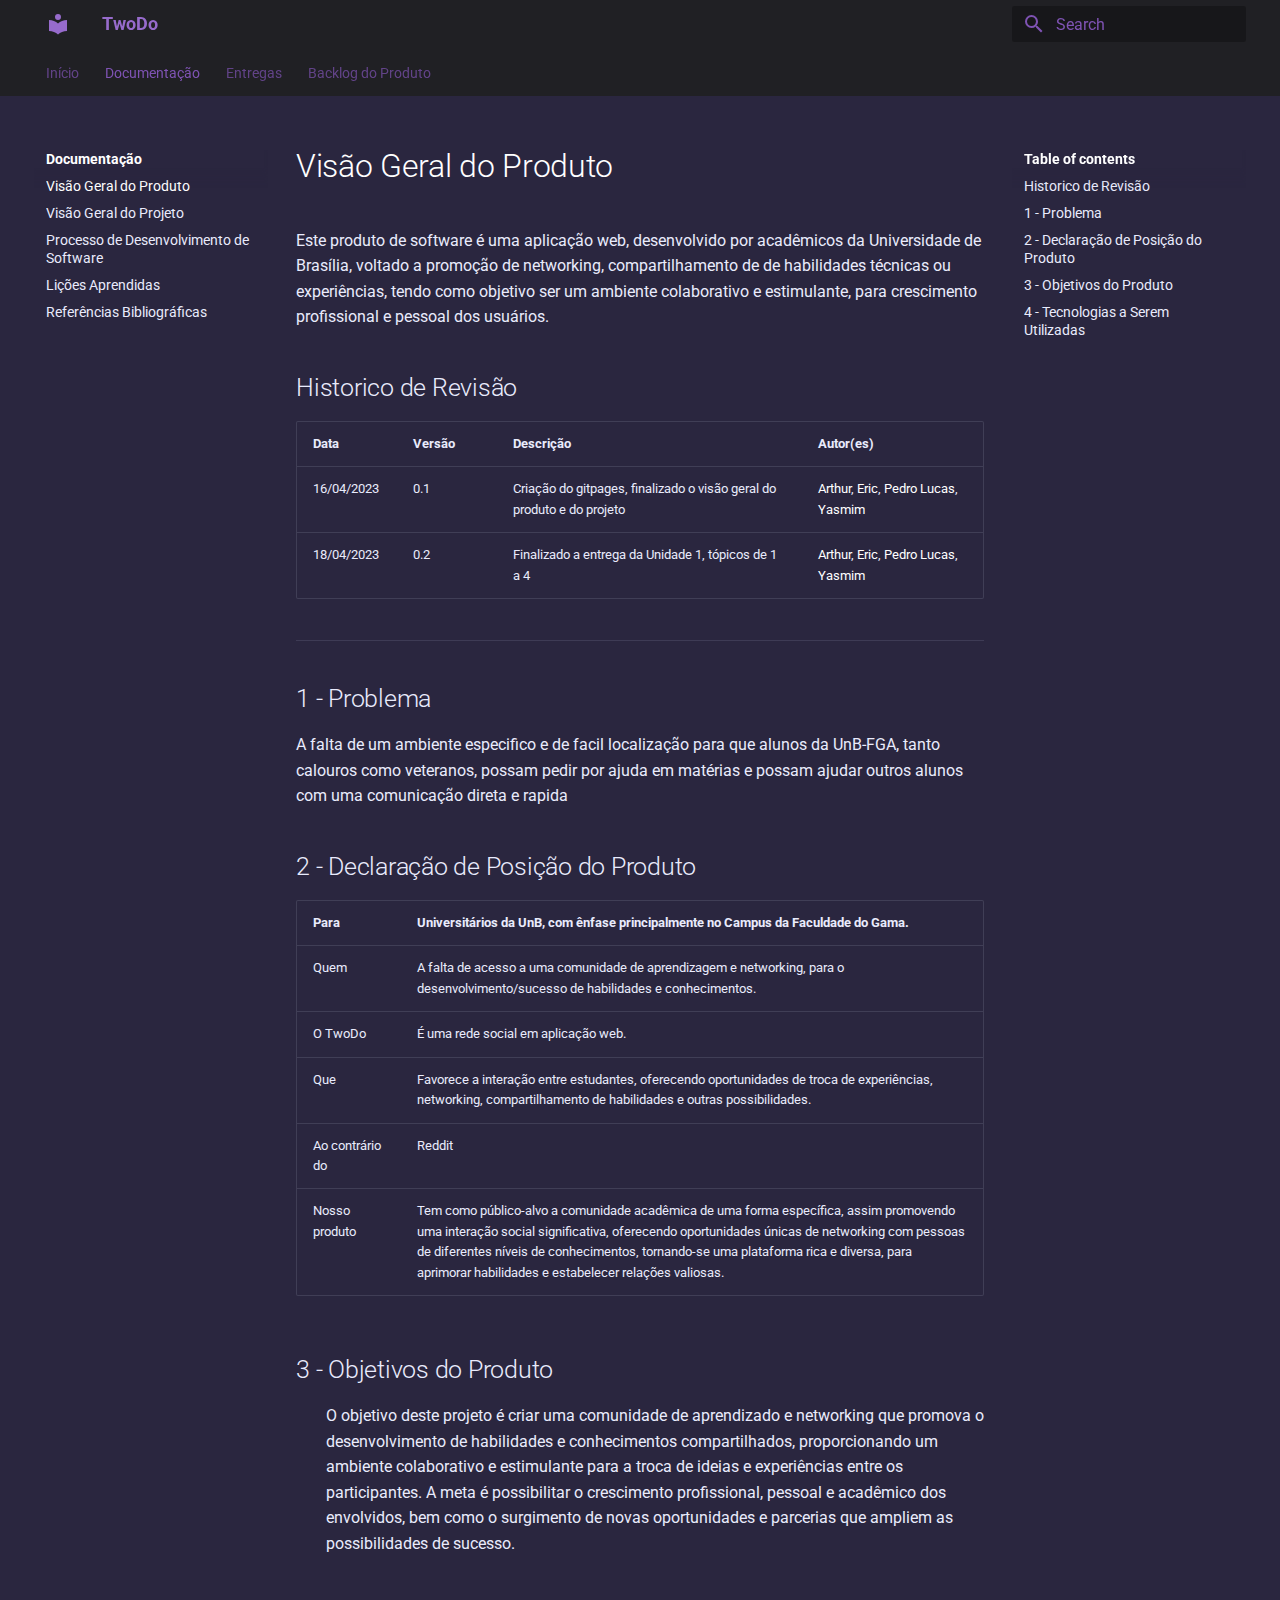
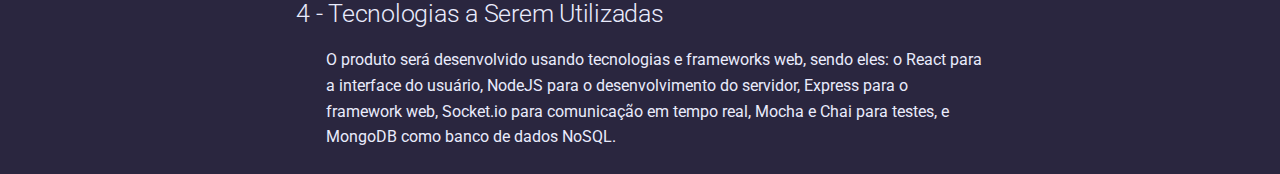
<file: documentacao/visaoGeralProduto/index.html>
<!doctype html>
<html lang="en" class="no-js">
  <head>
    
      <meta charset="utf-8">
      <meta name="viewport" content="width=device-width,initial-scale=1">
      
      
      
      
        <link rel="prev" href="../..">
      
      
        <link rel="next" href="../visaoGeralProjeto/">
      
      <link rel="icon" href="../../assets/images/favicon.png">
      <meta name="generator" content="mkdocs-1.4.3, mkdocs-material-9.1.13">
    
    
      
        <title>Visão Geral do Produto - TwoDo</title>
      
    
    
      <link rel="stylesheet" href="../../assets/stylesheets/main.85bb2934.min.css">
      
        
        <link rel="stylesheet" href="../../assets/stylesheets/palette.a6bdf11c.min.css">
      
      

    
    
    
      
        
        
        <link rel="preconnect" href="https://fonts.gstatic.com" crossorigin>
        <link rel="stylesheet" href="https://fonts.googleapis.com/css?family=Roboto:300,300i,400,400i,700,700i%7CRoboto+Mono:400,400i,700,700i&display=fallback">
        <style>:root{--md-text-font:"Roboto";--md-code-font:"Roboto Mono"}</style>
      
    
    
      <link rel="stylesheet" href="../../stylesheets/extra.css">
    
    <script>__md_scope=new URL("../..",location),__md_hash=e=>[...e].reduce((e,_)=>(e<<5)-e+_.charCodeAt(0),0),__md_get=(e,_=localStorage,t=__md_scope)=>JSON.parse(_.getItem(t.pathname+"."+e)),__md_set=(e,_,t=localStorage,a=__md_scope)=>{try{t.setItem(a.pathname+"."+e,JSON.stringify(_))}catch(e){}}</script>
    
      

    
    
    
  </head>
  
  
    
    
    
    
    
    <body dir="ltr" data-md-color-scheme="slate" data-md-color-primary="indigo" data-md-color-accent="indigo">
  
    
    
    <input class="md-toggle" data-md-toggle="drawer" type="checkbox" id="__drawer" autocomplete="off">
    <input class="md-toggle" data-md-toggle="search" type="checkbox" id="__search" autocomplete="off">
    <label class="md-overlay" for="__drawer"></label>
    <div data-md-component="skip">
      
        
        <a href="#visao-geral-do-produto" class="md-skip">
          Skip to content
        </a>
      
    </div>
    <div data-md-component="announce">
      
    </div>
    
    
      

<header class="md-header" data-md-component="header">
  <nav class="md-header__inner md-grid" aria-label="Header">
    <a href="../.." title="TwoDo" class="md-header__button md-logo" aria-label="TwoDo" data-md-component="logo">
      
  
  <svg xmlns="http://www.w3.org/2000/svg" viewBox="0 0 24 24"><path d="M12 8a3 3 0 0 0 3-3 3 3 0 0 0-3-3 3 3 0 0 0-3 3 3 3 0 0 0 3 3m0 3.54C9.64 9.35 6.5 8 3 8v11c3.5 0 6.64 1.35 9 3.54 2.36-2.19 5.5-3.54 9-3.54V8c-3.5 0-6.64 1.35-9 3.54Z"/></svg>

    </a>
    <label class="md-header__button md-icon" for="__drawer">
      <svg xmlns="http://www.w3.org/2000/svg" viewBox="0 0 24 24"><path d="M3 6h18v2H3V6m0 5h18v2H3v-2m0 5h18v2H3v-2Z"/></svg>
    </label>
    <div class="md-header__title" data-md-component="header-title">
      <div class="md-header__ellipsis">
        <div class="md-header__topic">
          <span class="md-ellipsis">
            TwoDo
          </span>
        </div>
        <div class="md-header__topic" data-md-component="header-topic">
          <span class="md-ellipsis">
            
              Visão Geral do Produto
            
          </span>
        </div>
      </div>
    </div>
    
      
    
    
    
      <label class="md-header__button md-icon" for="__search">
        <svg xmlns="http://www.w3.org/2000/svg" viewBox="0 0 24 24"><path d="M9.5 3A6.5 6.5 0 0 1 16 9.5c0 1.61-.59 3.09-1.56 4.23l.27.27h.79l5 5-1.5 1.5-5-5v-.79l-.27-.27A6.516 6.516 0 0 1 9.5 16 6.5 6.5 0 0 1 3 9.5 6.5 6.5 0 0 1 9.5 3m0 2C7 5 5 7 5 9.5S7 14 9.5 14 14 12 14 9.5 12 5 9.5 5Z"/></svg>
      </label>
      <div class="md-search" data-md-component="search" role="dialog">
  <label class="md-search__overlay" for="__search"></label>
  <div class="md-search__inner" role="search">
    <form class="md-search__form" name="search">
      <input type="text" class="md-search__input" name="query" aria-label="Search" placeholder="Search" autocapitalize="off" autocorrect="off" autocomplete="off" spellcheck="false" data-md-component="search-query" required>
      <label class="md-search__icon md-icon" for="__search">
        <svg xmlns="http://www.w3.org/2000/svg" viewBox="0 0 24 24"><path d="M9.5 3A6.5 6.5 0 0 1 16 9.5c0 1.61-.59 3.09-1.56 4.23l.27.27h.79l5 5-1.5 1.5-5-5v-.79l-.27-.27A6.516 6.516 0 0 1 9.5 16 6.5 6.5 0 0 1 3 9.5 6.5 6.5 0 0 1 9.5 3m0 2C7 5 5 7 5 9.5S7 14 9.5 14 14 12 14 9.5 12 5 9.5 5Z"/></svg>
        <svg xmlns="http://www.w3.org/2000/svg" viewBox="0 0 24 24"><path d="M20 11v2H8l5.5 5.5-1.42 1.42L4.16 12l7.92-7.92L13.5 5.5 8 11h12Z"/></svg>
      </label>
      <nav class="md-search__options" aria-label="Search">
        
        <button type="reset" class="md-search__icon md-icon" title="Clear" aria-label="Clear" tabindex="-1">
          <svg xmlns="http://www.w3.org/2000/svg" viewBox="0 0 24 24"><path d="M19 6.41 17.59 5 12 10.59 6.41 5 5 6.41 10.59 12 5 17.59 6.41 19 12 13.41 17.59 19 19 17.59 13.41 12 19 6.41Z"/></svg>
        </button>
      </nav>
      
        <div class="md-search__suggest" data-md-component="search-suggest"></div>
      
    </form>
    <div class="md-search__output">
      <div class="md-search__scrollwrap" data-md-scrollfix>
        <div class="md-search-result" data-md-component="search-result">
          <div class="md-search-result__meta">
            Initializing search
          </div>
          <ol class="md-search-result__list" role="presentation"></ol>
        </div>
      </div>
    </div>
  </div>
</div>
    
    
  </nav>
  
</header>
    
    <div class="md-container" data-md-component="container">
      
      
        
          
            
<nav class="md-tabs" aria-label="Tabs" data-md-component="tabs">
  <div class="md-grid">
    <ul class="md-tabs__list">
      
        
  
  


  <li class="md-tabs__item">
    <a href="../.." class="md-tabs__link">
      Início
    </a>
  </li>

      
        
  
  
    
  


  
  
  
    <li class="md-tabs__item">
      <a href="./" class="md-tabs__link md-tabs__link--active">
        Documentação
      </a>
    </li>
  

      
        
  
  


  
  
  
    

  
  
  
    <li class="md-tabs__item">
      <a href="../../entregas/unidade%201/seminario/" class="md-tabs__link">
        Entregas
      </a>
    </li>
  

  

      
        
  
  


  
  
  
    <li class="md-tabs__item">
      <a href="../../backlog/" class="md-tabs__link">
        Backlog do Produto
      </a>
    </li>
  

      
    </ul>
  </div>
</nav>
          
        
      
      <main class="md-main" data-md-component="main">
        <div class="md-main__inner md-grid">
          
            
              
              <div class="md-sidebar md-sidebar--primary" data-md-component="sidebar" data-md-type="navigation" >
                <div class="md-sidebar__scrollwrap">
                  <div class="md-sidebar__inner">
                    

  


<nav class="md-nav md-nav--primary md-nav--lifted" aria-label="Navigation" data-md-level="0">
  <label class="md-nav__title" for="__drawer">
    <a href="../.." title="TwoDo" class="md-nav__button md-logo" aria-label="TwoDo" data-md-component="logo">
      
  
  <svg xmlns="http://www.w3.org/2000/svg" viewBox="0 0 24 24"><path d="M12 8a3 3 0 0 0 3-3 3 3 0 0 0-3-3 3 3 0 0 0-3 3 3 3 0 0 0 3 3m0 3.54C9.64 9.35 6.5 8 3 8v11c3.5 0 6.64 1.35 9 3.54 2.36-2.19 5.5-3.54 9-3.54V8c-3.5 0-6.64 1.35-9 3.54Z"/></svg>

    </a>
    TwoDo
  </label>
  
  <ul class="md-nav__list" data-md-scrollfix>
    
      
      
      

  
  
  
    <li class="md-nav__item">
      <a href="../.." class="md-nav__link">
        Início
      </a>
    </li>
  

    
      
      
      

  
  
    
  
  
    
    <li class="md-nav__item md-nav__item--active md-nav__item--nested">
      
      
      
      
      <input class="md-nav__toggle md-toggle " type="checkbox" id="__nav_2" checked>
      
      
      
        <label class="md-nav__link" for="__nav_2" id="__nav_2_label" tabindex="0">
          Documentação
          <span class="md-nav__icon md-icon"></span>
        </label>
      
      <nav class="md-nav" data-md-level="1" aria-labelledby="__nav_2_label" aria-expanded="true">
        <label class="md-nav__title" for="__nav_2">
          <span class="md-nav__icon md-icon"></span>
          Documentação
        </label>
        <ul class="md-nav__list" data-md-scrollfix>
          
            
              
  
  
    
  
  
    <li class="md-nav__item md-nav__item--active">
      
      <input class="md-nav__toggle md-toggle" type="checkbox" id="__toc">
      
      
        
      
      
        <label class="md-nav__link md-nav__link--active" for="__toc">
          Visão Geral do Produto
          <span class="md-nav__icon md-icon"></span>
        </label>
      
      <a href="./" class="md-nav__link md-nav__link--active">
        Visão Geral do Produto
      </a>
      
        

<nav class="md-nav md-nav--secondary" aria-label="Table of contents">
  
  
  
    
  
  
    <label class="md-nav__title" for="__toc">
      <span class="md-nav__icon md-icon"></span>
      Table of contents
    </label>
    <ul class="md-nav__list" data-md-component="toc" data-md-scrollfix>
      
        <li class="md-nav__item">
  <a href="#historico-de-revisao" class="md-nav__link">
    Historico de Revisão
  </a>
  
</li>
      
        <li class="md-nav__item">
  <a href="#1-problema" class="md-nav__link">
    1 - Problema
  </a>
  
</li>
      
        <li class="md-nav__item">
  <a href="#2-declaracao-de-posicao-do-produto" class="md-nav__link">
    2 - Declaração de Posição do Produto
  </a>
  
</li>
      
        <li class="md-nav__item">
  <a href="#3-objetivos-do-produto" class="md-nav__link">
    3 - Objetivos do Produto
  </a>
  
</li>
      
        <li class="md-nav__item">
  <a href="#4-tecnologias-a-serem-utilizadas" class="md-nav__link">
    4 - Tecnologias a Serem Utilizadas
  </a>
  
</li>
      
    </ul>
  
</nav>
      
    </li>
  

            
          
            
              
  
  
  
    <li class="md-nav__item">
      <a href="../visaoGeralProjeto/" class="md-nav__link">
        Visão Geral do Projeto
      </a>
    </li>
  

            
          
            
              
  
  
  
    <li class="md-nav__item">
      <a href="../processoDesenvolvimento/" class="md-nav__link">
        Processo de Desenvolvimento de Software
      </a>
    </li>
  

            
          
            
              
  
  
  
    <li class="md-nav__item">
      <a href="../licoesAprendidas/" class="md-nav__link">
        Lições Aprendidas
      </a>
    </li>
  

            
          
            
              
  
  
  
    <li class="md-nav__item">
      <a href="../referenciasBibliograficas/" class="md-nav__link">
        Referências Bibliográficas
      </a>
    </li>
  

            
          
        </ul>
      </nav>
    </li>
  

    
      
      
      

  
  
  
    
    <li class="md-nav__item md-nav__item--nested">
      
      
      
      
      <input class="md-nav__toggle md-toggle " type="checkbox" id="__nav_3" >
      
      
      
        <label class="md-nav__link" for="__nav_3" id="__nav_3_label" tabindex="0">
          Entregas
          <span class="md-nav__icon md-icon"></span>
        </label>
      
      <nav class="md-nav" data-md-level="1" aria-labelledby="__nav_3_label" aria-expanded="false">
        <label class="md-nav__title" for="__nav_3">
          <span class="md-nav__icon md-icon"></span>
          Entregas
        </label>
        <ul class="md-nav__list" data-md-scrollfix>
          
            
              
  
  
  
    
    <li class="md-nav__item md-nav__item--nested">
      
      
      
      
      <input class="md-nav__toggle md-toggle " type="checkbox" id="__nav_3_1" >
      
      
      
        <label class="md-nav__link" for="__nav_3_1" id="__nav_3_1_label" tabindex="0">
          Unidade 1
          <span class="md-nav__icon md-icon"></span>
        </label>
      
      <nav class="md-nav" data-md-level="2" aria-labelledby="__nav_3_1_label" aria-expanded="false">
        <label class="md-nav__title" for="__nav_3_1">
          <span class="md-nav__icon md-icon"></span>
          Unidade 1
        </label>
        <ul class="md-nav__list" data-md-scrollfix>
          
            
              
  
  
  
    <li class="md-nav__item">
      <a href="../../entregas/unidade%201/seminario/" class="md-nav__link">
        Seminário - Processos e Ciclos de Vida
      </a>
    </li>
  

            
          
            
              
  
  
  
    <li class="md-nav__item">
      <a href="../../entregas/unidade%201/videoApresentacao/" class="md-nav__link">
        Vídeo - Apresentação GitPages
      </a>
    </li>
  

            
          
        </ul>
      </nav>
    </li>
  

            
          
        </ul>
      </nav>
    </li>
  

    
      
      
      

  
  
  
    
    <li class="md-nav__item md-nav__item--nested">
      
      
      
      
      <input class="md-nav__toggle md-toggle " type="checkbox" id="__nav_4" >
      
      
      
        <label class="md-nav__link" for="__nav_4" id="__nav_4_label" tabindex="0">
          Backlog do Produto
          <span class="md-nav__icon md-icon"></span>
        </label>
      
      <nav class="md-nav" data-md-level="1" aria-labelledby="__nav_4_label" aria-expanded="false">
        <label class="md-nav__title" for="__nav_4">
          <span class="md-nav__icon md-icon"></span>
          Backlog do Produto
        </label>
        <ul class="md-nav__list" data-md-scrollfix>
          
            
              
  
  
  
    <li class="md-nav__item">
      <a href="../../backlog/" class="md-nav__link">
        Requisitos funcionais
      </a>
    </li>
  

            
          
            
              
  
  
  
    <li class="md-nav__item">
      <a href="../../backlog/nao-funcionais/" class="md-nav__link">
        Requisitos não-funcionais
      </a>
    </li>
  

            
          
        </ul>
      </nav>
    </li>
  

    
  </ul>
</nav>
                  </div>
                </div>
              </div>
            
            
              
              <div class="md-sidebar md-sidebar--secondary" data-md-component="sidebar" data-md-type="toc" >
                <div class="md-sidebar__scrollwrap">
                  <div class="md-sidebar__inner">
                    

<nav class="md-nav md-nav--secondary" aria-label="Table of contents">
  
  
  
    
  
  
    <label class="md-nav__title" for="__toc">
      <span class="md-nav__icon md-icon"></span>
      Table of contents
    </label>
    <ul class="md-nav__list" data-md-component="toc" data-md-scrollfix>
      
        <li class="md-nav__item">
  <a href="#historico-de-revisao" class="md-nav__link">
    Historico de Revisão
  </a>
  
</li>
      
        <li class="md-nav__item">
  <a href="#1-problema" class="md-nav__link">
    1 - Problema
  </a>
  
</li>
      
        <li class="md-nav__item">
  <a href="#2-declaracao-de-posicao-do-produto" class="md-nav__link">
    2 - Declaração de Posição do Produto
  </a>
  
</li>
      
        <li class="md-nav__item">
  <a href="#3-objetivos-do-produto" class="md-nav__link">
    3 - Objetivos do Produto
  </a>
  
</li>
      
        <li class="md-nav__item">
  <a href="#4-tecnologias-a-serem-utilizadas" class="md-nav__link">
    4 - Tecnologias a Serem Utilizadas
  </a>
  
</li>
      
    </ul>
  
</nav>
                  </div>
                </div>
              </div>
            
          
          
            <div class="md-content" data-md-component="content">
              <article class="md-content__inner md-typeset">
                
                  


<h1 id="visao-geral-do-produto">Visão Geral do Produto</h1>
<p>Este produto de software é uma aplicação web, desenvolvido por acadêmicos da Universidade de Brasília, voltado a promoção de networking, compartilhamento de de habilidades técnicas ou experiências, tendo como objetivo ser um ambiente colaborativo e estimulante, para crescimento profissional e pessoal dos usuários.</p>
<h2 id="historico-de-revisao">Historico de Revisão</h2>
<table>
<thead>
<tr>
<th>Data</th>
<th>Versão</th>
<th>Descrição</th>
<th>Autor(es)</th>
</tr>
</thead>
<tbody>
<tr>
<td>16/04/2023</td>
<td>0.1</td>
<td>Criação do gitpages, finalizado o visão geral do produto e do projeto</td>
<td><a href="https://github.com/Arthrok">Arthur</a>, <a href="https://github.com/ericbky">Eric</a>, <a href="https://github.com/lucasdray">Pedro Lucas</a>, <a href="https://github.com/yaskisoba">Yasmim</a></td>
</tr>
<tr>
<td>18/04/2023</td>
<td>0.2</td>
<td>Finalizado a entrega da Unidade 1, tópicos de 1 a 4</td>
<td><a href="https://github.com/Arthrok">Arthur</a>, <a href="https://github.com/ericbky">Eric</a>, <a href="https://github.com/lucasdray">Pedro Lucas</a>, <a href="https://github.com/yaskisoba">Yasmim</a></td>
</tr>
</tbody>
</table>
<hr />
<h2 id="1-problema">1 - Problema</h2>
<p>A falta de um ambiente especifico e de facil localização para que alunos da UnB-FGA, tanto calouros como veteranos, possam pedir por ajuda em matérias e possam ajudar outros alunos com uma comunicação direta e rapida</p>
<h2 id="2-declaracao-de-posicao-do-produto">2 - Declaração de Posição do Produto</h2>
<table>
<thead>
<tr>
<th>Para</th>
<th>Universitários da UnB, com ênfase principalmente no Campus da Faculdade do Gama.</th>
</tr>
</thead>
<tbody>
<tr>
<td>Quem</td>
<td>A falta de acesso a uma comunidade de aprendizagem e networking, para o desenvolvimento/sucesso de habilidades e conhecimentos.</td>
</tr>
<tr>
<td>O TwoDo</td>
<td>É uma rede social em aplicação web.</td>
</tr>
<tr>
<td>Que</td>
<td>Favorece a interação entre estudantes, oferecendo oportunidades de troca de experiências, networking, compartilhamento de habilidades e outras possibilidades.</td>
</tr>
<tr>
<td>Ao contrário do</td>
<td>Reddit</td>
</tr>
<tr>
<td>Nosso produto</td>
<td>Tem como público-alvo a comunidade acadêmica de uma forma específica, assim promovendo uma interação social significativa, oferecendo oportunidades únicas de networking com pessoas de diferentes níveis de conhecimentos, tornando-se uma plataforma rica e diversa, para aprimorar habilidades e estabelecer relações valiosas.</td>
</tr>
</tbody>
</table>
<h2 id="3-objetivos-do-produto">3 - Objetivos do Produto</h2>
<ul>
<li>O objetivo deste projeto é criar uma comunidade de aprendizado e networking que promova o desenvolvimento de habilidades e conhecimentos compartilhados, proporcionando um ambiente colaborativo e estimulante para a troca de ideias e experiências entre os participantes. A meta é possibilitar o crescimento profissional, pessoal e acadêmico dos envolvidos, bem como o surgimento de novas oportunidades e parcerias que ampliem as possibilidades de sucesso.</li>
</ul>
<h2 id="4-tecnologias-a-serem-utilizadas">4 - Tecnologias a Serem Utilizadas</h2>
<ul>
<li>O produto será desenvolvido usando tecnologias e frameworks web, sendo eles: o React para a interface do usuário, NodeJS para o desenvolvimento do servidor, Express para o framework web, Socket.io para comunicação em tempo real, Mocha e Chai para testes, e MongoDB como banco de dados NoSQL. </li>
</ul>





                
              </article>
            </div>
          
          
  <script>var tabs=__md_get("__tabs");if(Array.isArray(tabs))e:for(var set of document.querySelectorAll(".tabbed-set")){var tab,labels=set.querySelector(".tabbed-labels");for(tab of tabs)for(var label of labels.getElementsByTagName("label"))if(label.innerText.trim()===tab){var input=document.getElementById(label.htmlFor);input.checked=!0;continue e}}</script>

        </div>
        
          <button type="button" class="md-top md-icon" data-md-component="top" hidden>
            <svg xmlns="http://www.w3.org/2000/svg" viewBox="0 0 24 24"><path d="M13 20h-2V8l-5.5 5.5-1.42-1.42L12 4.16l7.92 7.92-1.42 1.42L13 8v12Z"/></svg>
            Back to top
          </button>
        
      </main>
      
        <footer class="md-footer">
  
    
      
      <nav class="md-footer__inner md-grid" aria-label="Footer" >
        
          
          <a href="../.." class="md-footer__link md-footer__link--prev" aria-label="Previous: Início" rel="prev">
            <div class="md-footer__button md-icon">
              <svg xmlns="http://www.w3.org/2000/svg" viewBox="0 0 24 24"><path d="M20 11v2H8l5.5 5.5-1.42 1.42L4.16 12l7.92-7.92L13.5 5.5 8 11h12Z"/></svg>
            </div>
            <div class="md-footer__title">
              <span class="md-footer__direction">
                Previous
              </span>
              <div class="md-ellipsis">
                Início
              </div>
            </div>
          </a>
        
        
          
          <a href="../visaoGeralProjeto/" class="md-footer__link md-footer__link--next" aria-label="Next: Visão Geral do Projeto" rel="next">
            <div class="md-footer__title">
              <span class="md-footer__direction">
                Next
              </span>
              <div class="md-ellipsis">
                Visão Geral do Projeto
              </div>
            </div>
            <div class="md-footer__button md-icon">
              <svg xmlns="http://www.w3.org/2000/svg" viewBox="0 0 24 24"><path d="M4 11v2h12l-5.5 5.5 1.42 1.42L19.84 12l-7.92-7.92L10.5 5.5 16 11H4Z"/></svg>
            </div>
          </a>
        
      </nav>
    
  
  <div class="md-footer-meta md-typeset">
    <div class="md-footer-meta__inner md-grid">
      <div class="md-copyright">
  
    <div class="md-copyright__highlight">
      &copy; 2023 <a href="https://github.com/james-willett"  target="_blank" rel="noopener">Two Dwo</a>

    </div>
  
  
    Made with
    <a href="https://squidfunk.github.io/mkdocs-material/" target="_blank" rel="noopener">
      Material for MkDocs
    </a>
  
</div>
      
    </div>
  </div>
</footer>
      
    </div>
    <div class="md-dialog" data-md-component="dialog">
      <div class="md-dialog__inner md-typeset"></div>
    </div>
    
    <script id="__config" type="application/json">{"base": "../..", "features": ["navigation.tabs", "navigation.top", "search.suggest", "search.highlight", "content.tabs.link", "content.code.annotation", "content.code.copy", "content.action.edit", "content.action.view", "navigation.footer"], "search": "../../assets/javascripts/workers/search.208ed371.min.js", "translations": {"clipboard.copied": "Copied to clipboard", "clipboard.copy": "Copy to clipboard", "search.result.more.one": "1 more on this page", "search.result.more.other": "# more on this page", "search.result.none": "No matching documents", "search.result.one": "1 matching document", "search.result.other": "# matching documents", "search.result.placeholder": "Type to start searching", "search.result.term.missing": "Missing", "select.version": "Select version"}}</script>
    
    
      <script src="../../assets/javascripts/bundle.b4d07000.min.js"></script>
      
    
  </body>
</html>
</file>
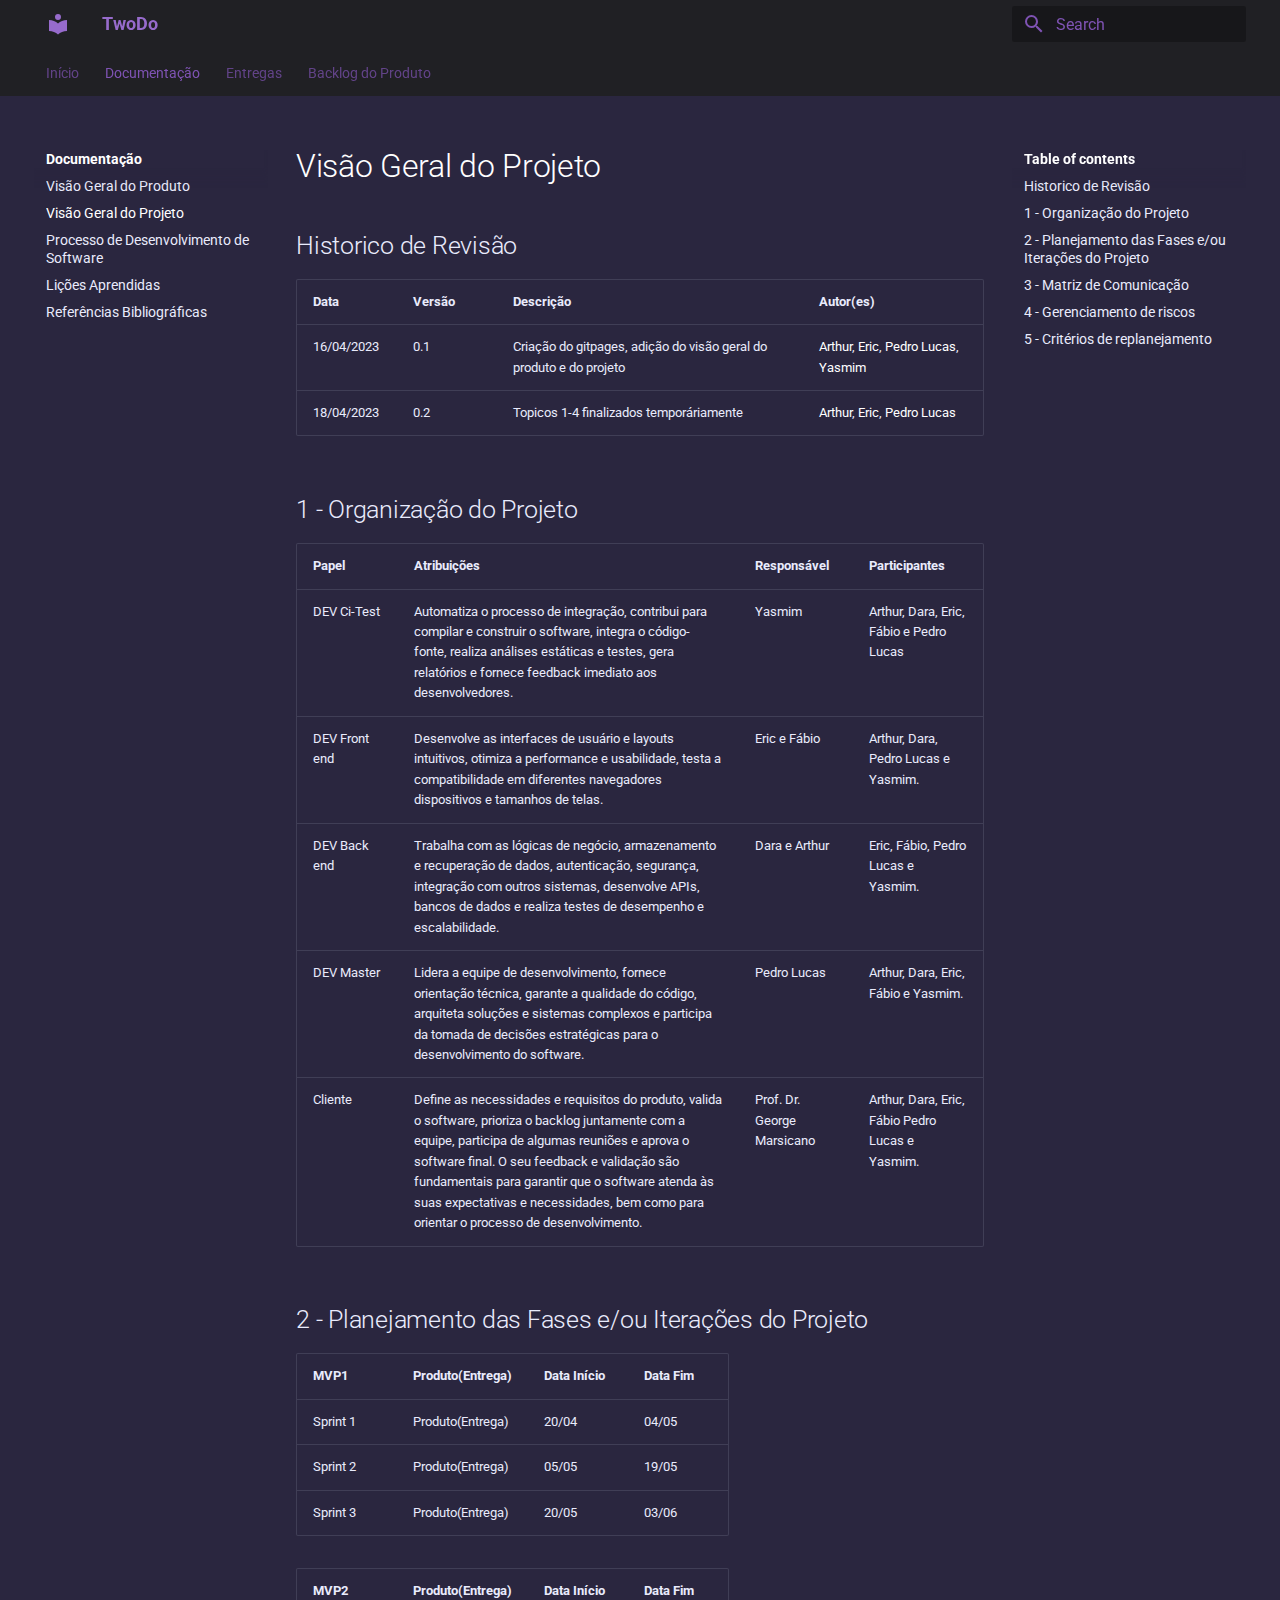
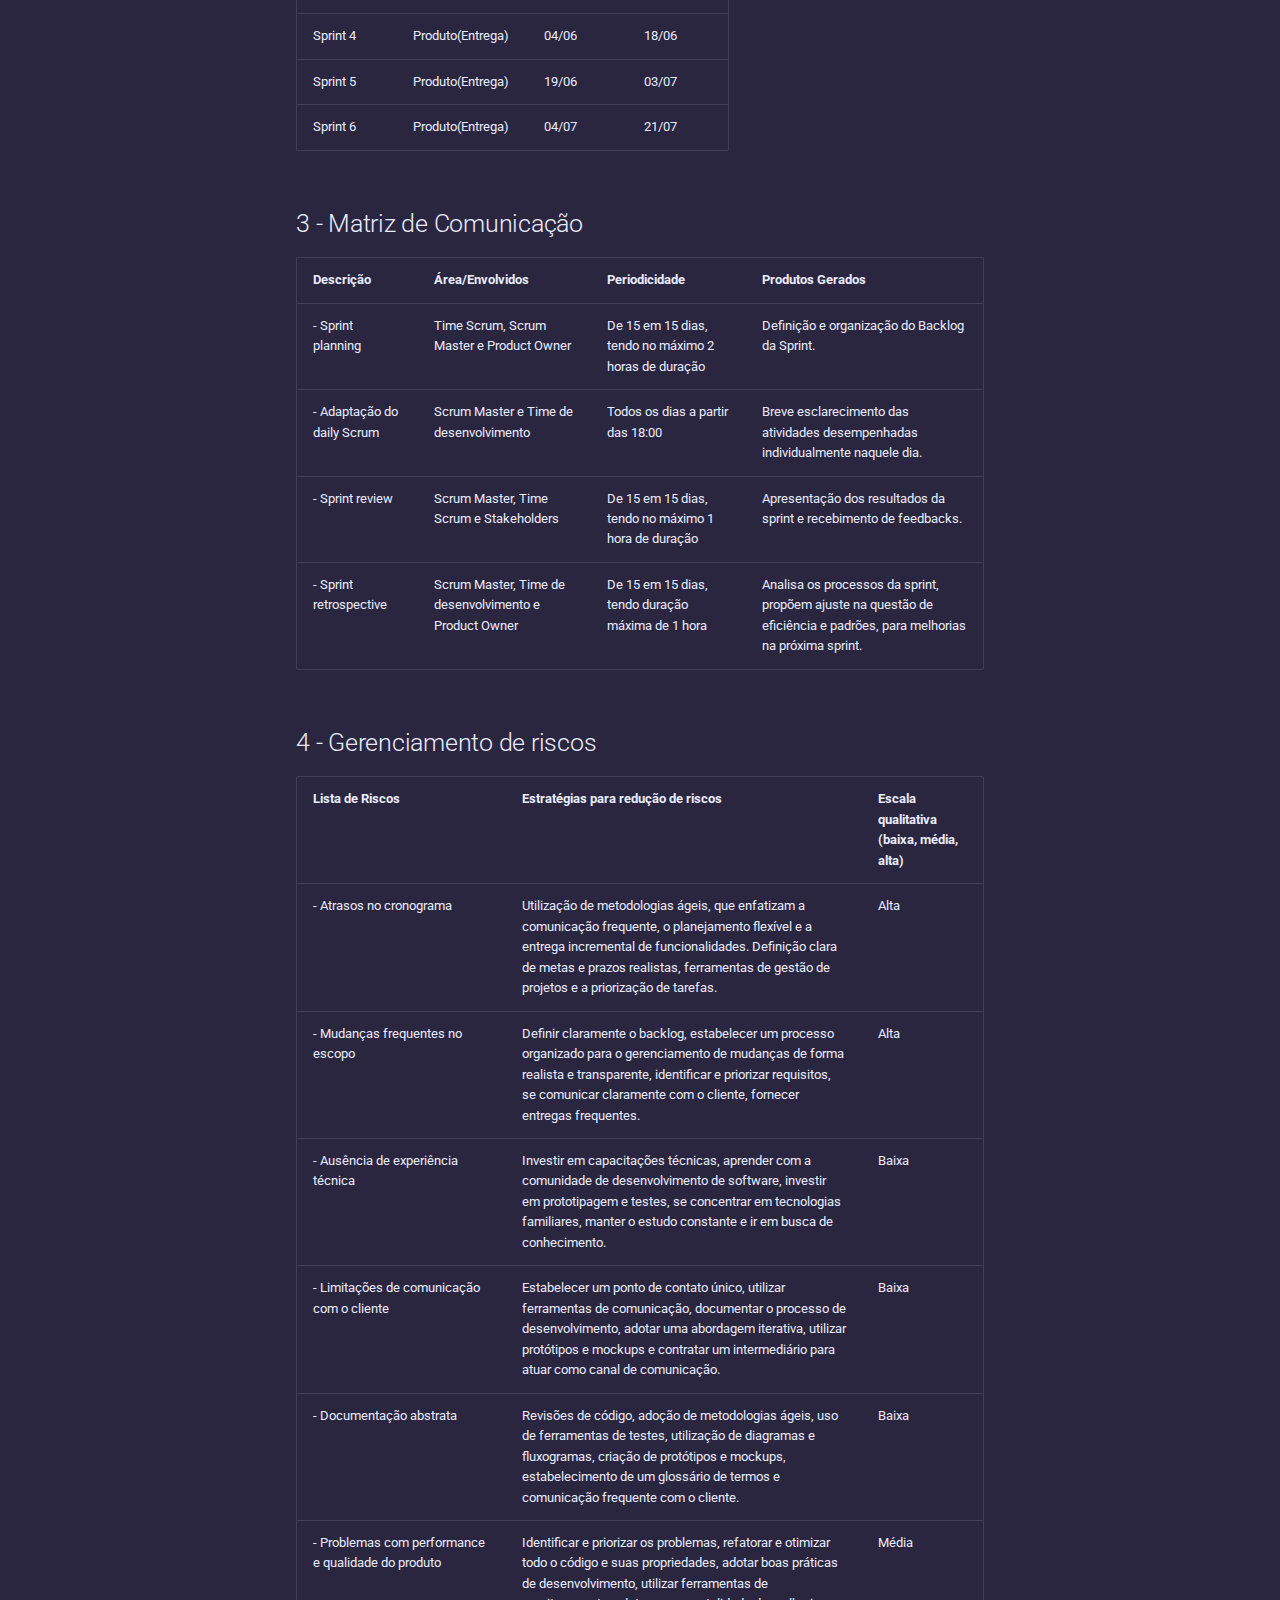
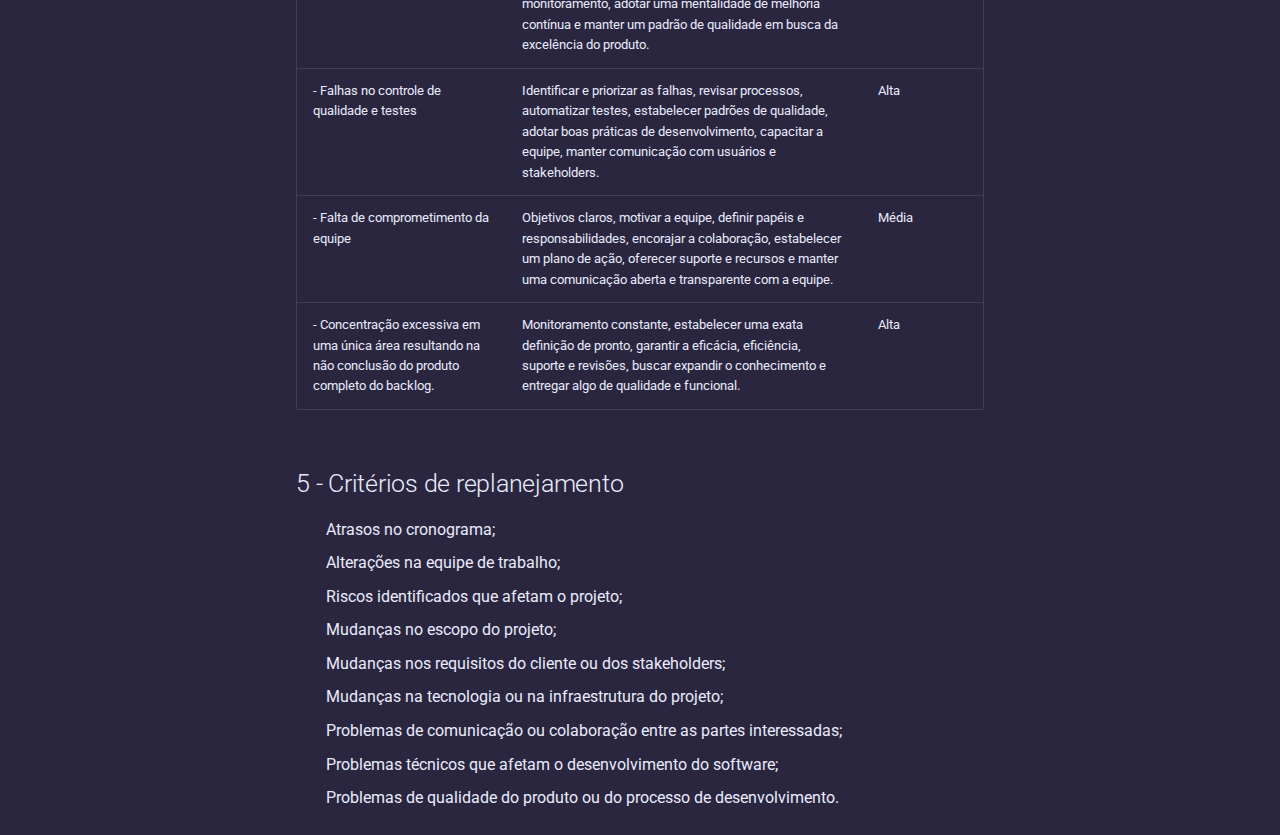
<file: documentacao/visaoGeralProjeto/index.html>
<!doctype html>
<html lang="en" class="no-js">
  <head>
    
      <meta charset="utf-8">
      <meta name="viewport" content="width=device-width,initial-scale=1">
      
      
      
      
        <link rel="prev" href="../visaoGeralProduto/">
      
      
        <link rel="next" href="../processoDesenvolvimento/">
      
      <link rel="icon" href="../../assets/images/favicon.png">
      <meta name="generator" content="mkdocs-1.4.3, mkdocs-material-9.1.13">
    
    
      
        <title>Visão Geral do Projeto - TwoDo</title>
      
    
    
      <link rel="stylesheet" href="../../assets/stylesheets/main.85bb2934.min.css">
      
        
        <link rel="stylesheet" href="../../assets/stylesheets/palette.a6bdf11c.min.css">
      
      

    
    
    
      
        
        
        <link rel="preconnect" href="https://fonts.gstatic.com" crossorigin>
        <link rel="stylesheet" href="https://fonts.googleapis.com/css?family=Roboto:300,300i,400,400i,700,700i%7CRoboto+Mono:400,400i,700,700i&display=fallback">
        <style>:root{--md-text-font:"Roboto";--md-code-font:"Roboto Mono"}</style>
      
    
    
      <link rel="stylesheet" href="../../stylesheets/extra.css">
    
    <script>__md_scope=new URL("../..",location),__md_hash=e=>[...e].reduce((e,_)=>(e<<5)-e+_.charCodeAt(0),0),__md_get=(e,_=localStorage,t=__md_scope)=>JSON.parse(_.getItem(t.pathname+"."+e)),__md_set=(e,_,t=localStorage,a=__md_scope)=>{try{t.setItem(a.pathname+"."+e,JSON.stringify(_))}catch(e){}}</script>
    
      

    
    
    
  </head>
  
  
    
    
    
    
    
    <body dir="ltr" data-md-color-scheme="slate" data-md-color-primary="indigo" data-md-color-accent="indigo">
  
    
    
    <input class="md-toggle" data-md-toggle="drawer" type="checkbox" id="__drawer" autocomplete="off">
    <input class="md-toggle" data-md-toggle="search" type="checkbox" id="__search" autocomplete="off">
    <label class="md-overlay" for="__drawer"></label>
    <div data-md-component="skip">
      
        
        <a href="#visao-geral-do-projeto" class="md-skip">
          Skip to content
        </a>
      
    </div>
    <div data-md-component="announce">
      
    </div>
    
    
      

<header class="md-header" data-md-component="header">
  <nav class="md-header__inner md-grid" aria-label="Header">
    <a href="../.." title="TwoDo" class="md-header__button md-logo" aria-label="TwoDo" data-md-component="logo">
      
  
  <svg xmlns="http://www.w3.org/2000/svg" viewBox="0 0 24 24"><path d="M12 8a3 3 0 0 0 3-3 3 3 0 0 0-3-3 3 3 0 0 0-3 3 3 3 0 0 0 3 3m0 3.54C9.64 9.35 6.5 8 3 8v11c3.5 0 6.64 1.35 9 3.54 2.36-2.19 5.5-3.54 9-3.54V8c-3.5 0-6.64 1.35-9 3.54Z"/></svg>

    </a>
    <label class="md-header__button md-icon" for="__drawer">
      <svg xmlns="http://www.w3.org/2000/svg" viewBox="0 0 24 24"><path d="M3 6h18v2H3V6m0 5h18v2H3v-2m0 5h18v2H3v-2Z"/></svg>
    </label>
    <div class="md-header__title" data-md-component="header-title">
      <div class="md-header__ellipsis">
        <div class="md-header__topic">
          <span class="md-ellipsis">
            TwoDo
          </span>
        </div>
        <div class="md-header__topic" data-md-component="header-topic">
          <span class="md-ellipsis">
            
              Visão Geral do Projeto
            
          </span>
        </div>
      </div>
    </div>
    
      
    
    
    
      <label class="md-header__button md-icon" for="__search">
        <svg xmlns="http://www.w3.org/2000/svg" viewBox="0 0 24 24"><path d="M9.5 3A6.5 6.5 0 0 1 16 9.5c0 1.61-.59 3.09-1.56 4.23l.27.27h.79l5 5-1.5 1.5-5-5v-.79l-.27-.27A6.516 6.516 0 0 1 9.5 16 6.5 6.5 0 0 1 3 9.5 6.5 6.5 0 0 1 9.5 3m0 2C7 5 5 7 5 9.5S7 14 9.5 14 14 12 14 9.5 12 5 9.5 5Z"/></svg>
      </label>
      <div class="md-search" data-md-component="search" role="dialog">
  <label class="md-search__overlay" for="__search"></label>
  <div class="md-search__inner" role="search">
    <form class="md-search__form" name="search">
      <input type="text" class="md-search__input" name="query" aria-label="Search" placeholder="Search" autocapitalize="off" autocorrect="off" autocomplete="off" spellcheck="false" data-md-component="search-query" required>
      <label class="md-search__icon md-icon" for="__search">
        <svg xmlns="http://www.w3.org/2000/svg" viewBox="0 0 24 24"><path d="M9.5 3A6.5 6.5 0 0 1 16 9.5c0 1.61-.59 3.09-1.56 4.23l.27.27h.79l5 5-1.5 1.5-5-5v-.79l-.27-.27A6.516 6.516 0 0 1 9.5 16 6.5 6.5 0 0 1 3 9.5 6.5 6.5 0 0 1 9.5 3m0 2C7 5 5 7 5 9.5S7 14 9.5 14 14 12 14 9.5 12 5 9.5 5Z"/></svg>
        <svg xmlns="http://www.w3.org/2000/svg" viewBox="0 0 24 24"><path d="M20 11v2H8l5.5 5.5-1.42 1.42L4.16 12l7.92-7.92L13.5 5.5 8 11h12Z"/></svg>
      </label>
      <nav class="md-search__options" aria-label="Search">
        
        <button type="reset" class="md-search__icon md-icon" title="Clear" aria-label="Clear" tabindex="-1">
          <svg xmlns="http://www.w3.org/2000/svg" viewBox="0 0 24 24"><path d="M19 6.41 17.59 5 12 10.59 6.41 5 5 6.41 10.59 12 5 17.59 6.41 19 12 13.41 17.59 19 19 17.59 13.41 12 19 6.41Z"/></svg>
        </button>
      </nav>
      
        <div class="md-search__suggest" data-md-component="search-suggest"></div>
      
    </form>
    <div class="md-search__output">
      <div class="md-search__scrollwrap" data-md-scrollfix>
        <div class="md-search-result" data-md-component="search-result">
          <div class="md-search-result__meta">
            Initializing search
          </div>
          <ol class="md-search-result__list" role="presentation"></ol>
        </div>
      </div>
    </div>
  </div>
</div>
    
    
  </nav>
  
</header>
    
    <div class="md-container" data-md-component="container">
      
      
        
          
            
<nav class="md-tabs" aria-label="Tabs" data-md-component="tabs">
  <div class="md-grid">
    <ul class="md-tabs__list">
      
        
  
  


  <li class="md-tabs__item">
    <a href="../.." class="md-tabs__link">
      Início
    </a>
  </li>

      
        
  
  
    
  


  
  
  
    <li class="md-tabs__item">
      <a href="../visaoGeralProduto/" class="md-tabs__link md-tabs__link--active">
        Documentação
      </a>
    </li>
  

      
        
  
  


  
  
  
    

  
  
  
    <li class="md-tabs__item">
      <a href="../../entregas/unidade%201/seminario/" class="md-tabs__link">
        Entregas
      </a>
    </li>
  

  

      
        
  
  


  
  
  
    <li class="md-tabs__item">
      <a href="../../backlog/" class="md-tabs__link">
        Backlog do Produto
      </a>
    </li>
  

      
    </ul>
  </div>
</nav>
          
        
      
      <main class="md-main" data-md-component="main">
        <div class="md-main__inner md-grid">
          
            
              
              <div class="md-sidebar md-sidebar--primary" data-md-component="sidebar" data-md-type="navigation" >
                <div class="md-sidebar__scrollwrap">
                  <div class="md-sidebar__inner">
                    

  


<nav class="md-nav md-nav--primary md-nav--lifted" aria-label="Navigation" data-md-level="0">
  <label class="md-nav__title" for="__drawer">
    <a href="../.." title="TwoDo" class="md-nav__button md-logo" aria-label="TwoDo" data-md-component="logo">
      
  
  <svg xmlns="http://www.w3.org/2000/svg" viewBox="0 0 24 24"><path d="M12 8a3 3 0 0 0 3-3 3 3 0 0 0-3-3 3 3 0 0 0-3 3 3 3 0 0 0 3 3m0 3.54C9.64 9.35 6.5 8 3 8v11c3.5 0 6.64 1.35 9 3.54 2.36-2.19 5.5-3.54 9-3.54V8c-3.5 0-6.64 1.35-9 3.54Z"/></svg>

    </a>
    TwoDo
  </label>
  
  <ul class="md-nav__list" data-md-scrollfix>
    
      
      
      

  
  
  
    <li class="md-nav__item">
      <a href="../.." class="md-nav__link">
        Início
      </a>
    </li>
  

    
      
      
      

  
  
    
  
  
    
    <li class="md-nav__item md-nav__item--active md-nav__item--nested">
      
      
      
      
      <input class="md-nav__toggle md-toggle " type="checkbox" id="__nav_2" checked>
      
      
      
        <label class="md-nav__link" for="__nav_2" id="__nav_2_label" tabindex="0">
          Documentação
          <span class="md-nav__icon md-icon"></span>
        </label>
      
      <nav class="md-nav" data-md-level="1" aria-labelledby="__nav_2_label" aria-expanded="true">
        <label class="md-nav__title" for="__nav_2">
          <span class="md-nav__icon md-icon"></span>
          Documentação
        </label>
        <ul class="md-nav__list" data-md-scrollfix>
          
            
              
  
  
  
    <li class="md-nav__item">
      <a href="../visaoGeralProduto/" class="md-nav__link">
        Visão Geral do Produto
      </a>
    </li>
  

            
          
            
              
  
  
    
  
  
    <li class="md-nav__item md-nav__item--active">
      
      <input class="md-nav__toggle md-toggle" type="checkbox" id="__toc">
      
      
        
      
      
        <label class="md-nav__link md-nav__link--active" for="__toc">
          Visão Geral do Projeto
          <span class="md-nav__icon md-icon"></span>
        </label>
      
      <a href="./" class="md-nav__link md-nav__link--active">
        Visão Geral do Projeto
      </a>
      
        

<nav class="md-nav md-nav--secondary" aria-label="Table of contents">
  
  
  
    
  
  
    <label class="md-nav__title" for="__toc">
      <span class="md-nav__icon md-icon"></span>
      Table of contents
    </label>
    <ul class="md-nav__list" data-md-component="toc" data-md-scrollfix>
      
        <li class="md-nav__item">
  <a href="#historico-de-revisao" class="md-nav__link">
    Historico de Revisão
  </a>
  
</li>
      
        <li class="md-nav__item">
  <a href="#1-organizacao-do-projeto" class="md-nav__link">
    1 - Organização do Projeto
  </a>
  
</li>
      
        <li class="md-nav__item">
  <a href="#2-planejamento-das-fases-eou-iteracoes-do-projeto" class="md-nav__link">
    2 - Planejamento das Fases e/ou Iterações do Projeto
  </a>
  
</li>
      
        <li class="md-nav__item">
  <a href="#3-matriz-de-comunicacao" class="md-nav__link">
    3 - Matriz de Comunicação
  </a>
  
</li>
      
        <li class="md-nav__item">
  <a href="#4-gerenciamento-de-riscos" class="md-nav__link">
    4 - Gerenciamento de riscos
  </a>
  
</li>
      
        <li class="md-nav__item">
  <a href="#5-criterios-de-replanejamento" class="md-nav__link">
    5 - Critérios de replanejamento
  </a>
  
</li>
      
    </ul>
  
</nav>
      
    </li>
  

            
          
            
              
  
  
  
    <li class="md-nav__item">
      <a href="../processoDesenvolvimento/" class="md-nav__link">
        Processo de Desenvolvimento de Software
      </a>
    </li>
  

            
          
            
              
  
  
  
    <li class="md-nav__item">
      <a href="../licoesAprendidas/" class="md-nav__link">
        Lições Aprendidas
      </a>
    </li>
  

            
          
            
              
  
  
  
    <li class="md-nav__item">
      <a href="../referenciasBibliograficas/" class="md-nav__link">
        Referências Bibliográficas
      </a>
    </li>
  

            
          
        </ul>
      </nav>
    </li>
  

    
      
      
      

  
  
  
    
    <li class="md-nav__item md-nav__item--nested">
      
      
      
      
      <input class="md-nav__toggle md-toggle " type="checkbox" id="__nav_3" >
      
      
      
        <label class="md-nav__link" for="__nav_3" id="__nav_3_label" tabindex="0">
          Entregas
          <span class="md-nav__icon md-icon"></span>
        </label>
      
      <nav class="md-nav" data-md-level="1" aria-labelledby="__nav_3_label" aria-expanded="false">
        <label class="md-nav__title" for="__nav_3">
          <span class="md-nav__icon md-icon"></span>
          Entregas
        </label>
        <ul class="md-nav__list" data-md-scrollfix>
          
            
              
  
  
  
    
    <li class="md-nav__item md-nav__item--nested">
      
      
      
      
      <input class="md-nav__toggle md-toggle " type="checkbox" id="__nav_3_1" >
      
      
      
        <label class="md-nav__link" for="__nav_3_1" id="__nav_3_1_label" tabindex="0">
          Unidade 1
          <span class="md-nav__icon md-icon"></span>
        </label>
      
      <nav class="md-nav" data-md-level="2" aria-labelledby="__nav_3_1_label" aria-expanded="false">
        <label class="md-nav__title" for="__nav_3_1">
          <span class="md-nav__icon md-icon"></span>
          Unidade 1
        </label>
        <ul class="md-nav__list" data-md-scrollfix>
          
            
              
  
  
  
    <li class="md-nav__item">
      <a href="../../entregas/unidade%201/seminario/" class="md-nav__link">
        Seminário - Processos e Ciclos de Vida
      </a>
    </li>
  

            
          
            
              
  
  
  
    <li class="md-nav__item">
      <a href="../../entregas/unidade%201/videoApresentacao/" class="md-nav__link">
        Vídeo - Apresentação GitPages
      </a>
    </li>
  

            
          
        </ul>
      </nav>
    </li>
  

            
          
        </ul>
      </nav>
    </li>
  

    
      
      
      

  
  
  
    
    <li class="md-nav__item md-nav__item--nested">
      
      
      
      
      <input class="md-nav__toggle md-toggle " type="checkbox" id="__nav_4" >
      
      
      
        <label class="md-nav__link" for="__nav_4" id="__nav_4_label" tabindex="0">
          Backlog do Produto
          <span class="md-nav__icon md-icon"></span>
        </label>
      
      <nav class="md-nav" data-md-level="1" aria-labelledby="__nav_4_label" aria-expanded="false">
        <label class="md-nav__title" for="__nav_4">
          <span class="md-nav__icon md-icon"></span>
          Backlog do Produto
        </label>
        <ul class="md-nav__list" data-md-scrollfix>
          
            
              
  
  
  
    <li class="md-nav__item">
      <a href="../../backlog/" class="md-nav__link">
        Requisitos funcionais
      </a>
    </li>
  

            
          
            
              
  
  
  
    <li class="md-nav__item">
      <a href="../../backlog/nao-funcionais/" class="md-nav__link">
        Requisitos não-funcionais
      </a>
    </li>
  

            
          
        </ul>
      </nav>
    </li>
  

    
  </ul>
</nav>
                  </div>
                </div>
              </div>
            
            
              
              <div class="md-sidebar md-sidebar--secondary" data-md-component="sidebar" data-md-type="toc" >
                <div class="md-sidebar__scrollwrap">
                  <div class="md-sidebar__inner">
                    

<nav class="md-nav md-nav--secondary" aria-label="Table of contents">
  
  
  
    
  
  
    <label class="md-nav__title" for="__toc">
      <span class="md-nav__icon md-icon"></span>
      Table of contents
    </label>
    <ul class="md-nav__list" data-md-component="toc" data-md-scrollfix>
      
        <li class="md-nav__item">
  <a href="#historico-de-revisao" class="md-nav__link">
    Historico de Revisão
  </a>
  
</li>
      
        <li class="md-nav__item">
  <a href="#1-organizacao-do-projeto" class="md-nav__link">
    1 - Organização do Projeto
  </a>
  
</li>
      
        <li class="md-nav__item">
  <a href="#2-planejamento-das-fases-eou-iteracoes-do-projeto" class="md-nav__link">
    2 - Planejamento das Fases e/ou Iterações do Projeto
  </a>
  
</li>
      
        <li class="md-nav__item">
  <a href="#3-matriz-de-comunicacao" class="md-nav__link">
    3 - Matriz de Comunicação
  </a>
  
</li>
      
        <li class="md-nav__item">
  <a href="#4-gerenciamento-de-riscos" class="md-nav__link">
    4 - Gerenciamento de riscos
  </a>
  
</li>
      
        <li class="md-nav__item">
  <a href="#5-criterios-de-replanejamento" class="md-nav__link">
    5 - Critérios de replanejamento
  </a>
  
</li>
      
    </ul>
  
</nav>
                  </div>
                </div>
              </div>
            
          
          
            <div class="md-content" data-md-component="content">
              <article class="md-content__inner md-typeset">
                
                  


<h1 id="visao-geral-do-projeto">Visão Geral do Projeto</h1>
<h2 id="historico-de-revisao">Historico de Revisão</h2>
<table>
<thead>
<tr>
<th>Data</th>
<th>Versão</th>
<th>Descrição</th>
<th>Autor(es)</th>
</tr>
</thead>
<tbody>
<tr>
<td>16/04/2023</td>
<td>0.1</td>
<td>Criação do gitpages, adição do visão geral do produto e do projeto</td>
<td><a href="https://github.com/Arthrok">Arthur</a>, <a href="https://github.com/ericbky">Eric</a>, <a href="https://github.com/lucasdray">Pedro Lucas</a>, <a href="https://github.com/yaskisoba">Yasmim</a></td>
</tr>
<tr>
<td>18/04/2023</td>
<td>0.2</td>
<td>Topicos 1-4 finalizados temporáriamente</td>
<td><a href="https://github.com/Arthrok">Arthur</a>, <a href="https://github.com/ericbky">Eric</a>, <a href="https://github.com/lucasdray">Pedro Lucas</a></td>
</tr>
</tbody>
</table>
<h2 id="1-organizacao-do-projeto">1 - Organização do Projeto</h2>
<table>
<thead>
<tr>
<th>Papel</th>
<th>Atribuições</th>
<th>Responsável</th>
<th>Participantes</th>
</tr>
</thead>
<tbody>
<tr>
<td>DEV Ci-Test</td>
<td>Automatiza o processo de integração, contribui para compilar e construir o software, integra o código-fonte, realiza análises estáticas e testes, gera relatórios e fornece feedback imediato aos desenvolvedores.</td>
<td>Yasmim</td>
<td>Arthur, Dara, Eric, Fábio e Pedro Lucas</td>
</tr>
<tr>
<td>DEV Front end</td>
<td>Desenvolve as interfaces de usuário e layouts intuitivos, otimiza a performance e usabilidade, testa a compatibilidade em diferentes navegadores dispositivos e tamanhos de telas.</td>
<td>Eric e Fábio</td>
<td>Arthur, Dara, Pedro Lucas e Yasmim.</td>
</tr>
<tr>
<td>DEV Back end</td>
<td>Trabalha com as lógicas de negócio, armazenamento e recuperação de dados, autenticação, segurança, integração com outros sistemas, desenvolve APIs, bancos de dados e realiza testes de desempenho e escalabilidade.</td>
<td>Dara e Arthur</td>
<td>Eric, Fábio, Pedro Lucas e Yasmim.</td>
</tr>
<tr>
<td>DEV Master</td>
<td>Lidera a equipe de desenvolvimento, fornece orientação técnica, garante a qualidade do código, arquiteta soluções e sistemas complexos e participa da tomada de decisões estratégicas para o desenvolvimento do software.</td>
<td>Pedro Lucas</td>
<td>Arthur, Dara, Eric, Fábio e Yasmim.</td>
</tr>
<tr>
<td>Cliente</td>
<td>Define as necessidades e requisitos do produto, valida o software, prioriza o backlog juntamente com a equipe, participa de algumas reuniões e aprova o software final. O seu feedback e validação são fundamentais para garantir que o software atenda às suas expectativas e necessidades, bem como para orientar o processo de desenvolvimento.</td>
<td>Prof. Dr. George Marsicano</td>
<td>Arthur, Dara, Eric, Fábio Pedro Lucas e Yasmim.</td>
</tr>
</tbody>
</table>
<h2 id="2-planejamento-das-fases-eou-iteracoes-do-projeto">2 - Planejamento das Fases e/ou Iterações do Projeto</h2>
<table>
<thead>
<tr>
<th>MVP1</th>
<th>Produto(Entrega)</th>
<th>Data Início</th>
<th>Data Fim</th>
</tr>
</thead>
<tbody>
<tr>
<td>Sprint 1</td>
<td>Produto(Entrega)</td>
<td>20/04</td>
<td>04/05</td>
</tr>
<tr>
<td>Sprint 2</td>
<td>Produto(Entrega)</td>
<td>05/05</td>
<td>19/05</td>
</tr>
<tr>
<td>Sprint 3</td>
<td>Produto(Entrega)</td>
<td>20/05</td>
<td>03/06</td>
</tr>
</tbody>
</table>
<table>
<thead>
<tr>
<th>MVP2</th>
<th>Produto(Entrega)</th>
<th>Data Início</th>
<th>Data Fim</th>
</tr>
</thead>
<tbody>
<tr>
<td>Sprint 4</td>
<td>Produto(Entrega)</td>
<td>04/06</td>
<td>18/06</td>
</tr>
<tr>
<td>Sprint 5</td>
<td>Produto(Entrega)</td>
<td>19/06</td>
<td>03/07</td>
</tr>
<tr>
<td>Sprint 6</td>
<td>Produto(Entrega)</td>
<td>04/07</td>
<td>21/07</td>
</tr>
</tbody>
</table>
<h2 id="3-matriz-de-comunicacao">3 - Matriz de Comunicação</h2>
<table>
<thead>
<tr>
<th>Descrição</th>
<th>Área/Envolvidos</th>
<th>Periodicidade</th>
<th>Produtos Gerados</th>
</tr>
</thead>
<tbody>
<tr>
<td>- Sprint planning</td>
<td>Time Scrum, Scrum Master e Product Owner</td>
<td>De 15 em 15 dias, tendo no máximo 2 horas de duração</td>
<td>Definição e organização do Backlog da Sprint.</td>
</tr>
<tr>
<td>- Adaptação do daily Scrum</td>
<td>Scrum Master e Time de desenvolvimento</td>
<td>Todos os dias a partir das 18:00</td>
<td>Breve esclarecimento das atividades desempenhadas individualmente naquele dia.</td>
</tr>
<tr>
<td>- Sprint review</td>
<td>Scrum Master, Time Scrum e Stakeholders</td>
<td>De 15 em 15 dias, tendo no máximo 1 hora de duração</td>
<td>Apresentação dos resultados da sprint e recebimento de feedbacks.</td>
</tr>
<tr>
<td>- Sprint retrospective</td>
<td>Scrum Master, Time de desenvolvimento e Product Owner</td>
<td>De 15 em 15 dias, tendo duração máxima de 1 hora</td>
<td>Analisa os processos da sprint, propõem ajuste na questão de eficiência e padrões, para melhorias na próxima sprint.</td>
</tr>
</tbody>
</table>
<h2 id="4-gerenciamento-de-riscos">4 - Gerenciamento de riscos</h2>
<table>
<thead>
<tr>
<th>Lista de Riscos</th>
<th>Estratégias para redução de riscos</th>
<th>Escala qualitativa (baixa, média, alta)</th>
</tr>
</thead>
<tbody>
<tr>
<td>- Atrasos no cronograma</td>
<td>Utilização de metodologias ágeis, que enfatizam a comunicação frequente, o planejamento flexível e a entrega incremental de funcionalidades. Definição clara de metas e prazos realistas, ferramentas de gestão de projetos e a priorização de tarefas.</td>
<td>Alta</td>
</tr>
<tr>
<td>- Mudanças frequentes no escopo</td>
<td>Definir claramente o backlog, estabelecer um processo organizado para o gerenciamento de mudanças de forma realista e transparente, identificar e priorizar requisitos, se comunicar claramente com o cliente, fornecer entregas frequentes.</td>
<td>Alta</td>
</tr>
<tr>
<td>- Ausência de experiência técnica</td>
<td>Investir em capacitações técnicas, aprender com a comunidade de desenvolvimento de software, investir em prototipagem e testes, se concentrar em tecnologias familiares, manter o estudo constante e ir em busca de conhecimento.</td>
<td>Baixa</td>
</tr>
<tr>
<td>- Limitações de comunicação com o cliente</td>
<td>Estabelecer um ponto de contato único, utilizar ferramentas de comunicação, documentar o processo de desenvolvimento, adotar uma abordagem iterativa, utilizar protótipos e mockups e contratar um intermediário para atuar como canal de comunicação.</td>
<td>Baixa</td>
</tr>
<tr>
<td>- Documentação abstrata</td>
<td>Revisões de código, adoção de metodologias ágeis, uso de ferramentas de testes, utilização de diagramas e fluxogramas, criação de protótipos e mockups, estabelecimento de um glossário de termos e comunicação frequente com o cliente.</td>
<td>Baixa</td>
</tr>
<tr>
<td>- Problemas com performance e qualidade do produto</td>
<td>Identificar e priorizar os problemas, refatorar e otimizar todo o código e suas propriedades, adotar boas práticas de desenvolvimento, utilizar ferramentas de monitoramento, adotar uma mentalidade de melhoria contínua e manter um padrão de qualidade em busca da excelência do produto.</td>
<td>Média</td>
</tr>
<tr>
<td>- Falhas no controle de qualidade e testes</td>
<td>Identificar e priorizar as falhas, revisar processos, automatizar testes, estabelecer padrões de qualidade, adotar boas práticas de desenvolvimento, capacitar a equipe, manter comunicação com usuários e stakeholders.</td>
<td>Alta</td>
</tr>
<tr>
<td>- Falta de comprometimento da equipe</td>
<td>Objetivos claros, motivar a equipe, definir papéis e responsabilidades, encorajar a colaboração, estabelecer um plano de ação, oferecer suporte e recursos e manter uma comunicação aberta e transparente com a equipe.</td>
<td>Média</td>
</tr>
<tr>
<td>- Concentração excessiva em uma única área resultando na não conclusão do produto completo do backlog.</td>
<td>Monitoramento constante, estabelecer uma exata definição de pronto, garantir a eficácia, eficiência, suporte e revisões, buscar expandir o conhecimento e entregar algo de qualidade e funcional.</td>
<td>Alta</td>
</tr>
</tbody>
</table>
<h2 id="5-criterios-de-replanejamento">5 - Critérios de replanejamento</h2>
<ul>
<li>Atrasos no cronograma;</li>
<li>Alterações na equipe de trabalho;</li>
<li>Riscos identificados que afetam o projeto;</li>
<li>Mudanças no escopo do projeto;</li>
<li>Mudanças nos requisitos do cliente ou dos stakeholders;</li>
<li>Mudanças na tecnologia ou na infraestrutura do projeto;</li>
<li>Problemas de comunicação ou colaboração entre as partes interessadas;</li>
<li>Problemas técnicos que afetam o desenvolvimento do software;</li>
<li>Problemas de qualidade do produto ou do processo de desenvolvimento.</li>
</ul>





                
              </article>
            </div>
          
          
  <script>var tabs=__md_get("__tabs");if(Array.isArray(tabs))e:for(var set of document.querySelectorAll(".tabbed-set")){var tab,labels=set.querySelector(".tabbed-labels");for(tab of tabs)for(var label of labels.getElementsByTagName("label"))if(label.innerText.trim()===tab){var input=document.getElementById(label.htmlFor);input.checked=!0;continue e}}</script>

        </div>
        
          <button type="button" class="md-top md-icon" data-md-component="top" hidden>
            <svg xmlns="http://www.w3.org/2000/svg" viewBox="0 0 24 24"><path d="M13 20h-2V8l-5.5 5.5-1.42-1.42L12 4.16l7.92 7.92-1.42 1.42L13 8v12Z"/></svg>
            Back to top
          </button>
        
      </main>
      
        <footer class="md-footer">
  
    
      
      <nav class="md-footer__inner md-grid" aria-label="Footer" >
        
          
          <a href="../visaoGeralProduto/" class="md-footer__link md-footer__link--prev" aria-label="Previous: Visão Geral do Produto" rel="prev">
            <div class="md-footer__button md-icon">
              <svg xmlns="http://www.w3.org/2000/svg" viewBox="0 0 24 24"><path d="M20 11v2H8l5.5 5.5-1.42 1.42L4.16 12l7.92-7.92L13.5 5.5 8 11h12Z"/></svg>
            </div>
            <div class="md-footer__title">
              <span class="md-footer__direction">
                Previous
              </span>
              <div class="md-ellipsis">
                Visão Geral do Produto
              </div>
            </div>
          </a>
        
        
          
          <a href="../processoDesenvolvimento/" class="md-footer__link md-footer__link--next" aria-label="Next: Processo de Desenvolvimento de Software" rel="next">
            <div class="md-footer__title">
              <span class="md-footer__direction">
                Next
              </span>
              <div class="md-ellipsis">
                Processo de Desenvolvimento de Software
              </div>
            </div>
            <div class="md-footer__button md-icon">
              <svg xmlns="http://www.w3.org/2000/svg" viewBox="0 0 24 24"><path d="M4 11v2h12l-5.5 5.5 1.42 1.42L19.84 12l-7.92-7.92L10.5 5.5 16 11H4Z"/></svg>
            </div>
          </a>
        
      </nav>
    
  
  <div class="md-footer-meta md-typeset">
    <div class="md-footer-meta__inner md-grid">
      <div class="md-copyright">
  
    <div class="md-copyright__highlight">
      &copy; 2023 <a href="https://github.com/james-willett"  target="_blank" rel="noopener">Two Dwo</a>

    </div>
  
  
    Made with
    <a href="https://squidfunk.github.io/mkdocs-material/" target="_blank" rel="noopener">
      Material for MkDocs
    </a>
  
</div>
      
    </div>
  </div>
</footer>
      
    </div>
    <div class="md-dialog" data-md-component="dialog">
      <div class="md-dialog__inner md-typeset"></div>
    </div>
    
    <script id="__config" type="application/json">{"base": "../..", "features": ["navigation.tabs", "navigation.top", "search.suggest", "search.highlight", "content.tabs.link", "content.code.annotation", "content.code.copy", "content.action.edit", "content.action.view", "navigation.footer"], "search": "../../assets/javascripts/workers/search.208ed371.min.js", "translations": {"clipboard.copied": "Copied to clipboard", "clipboard.copy": "Copy to clipboard", "search.result.more.one": "1 more on this page", "search.result.more.other": "# more on this page", "search.result.none": "No matching documents", "search.result.one": "1 matching document", "search.result.other": "# matching documents", "search.result.placeholder": "Type to start searching", "search.result.term.missing": "Missing", "select.version": "Select version"}}</script>
    
    
      <script src="../../assets/javascripts/bundle.b4d07000.min.js"></script>
      
    
  </body>
</html>
</file>
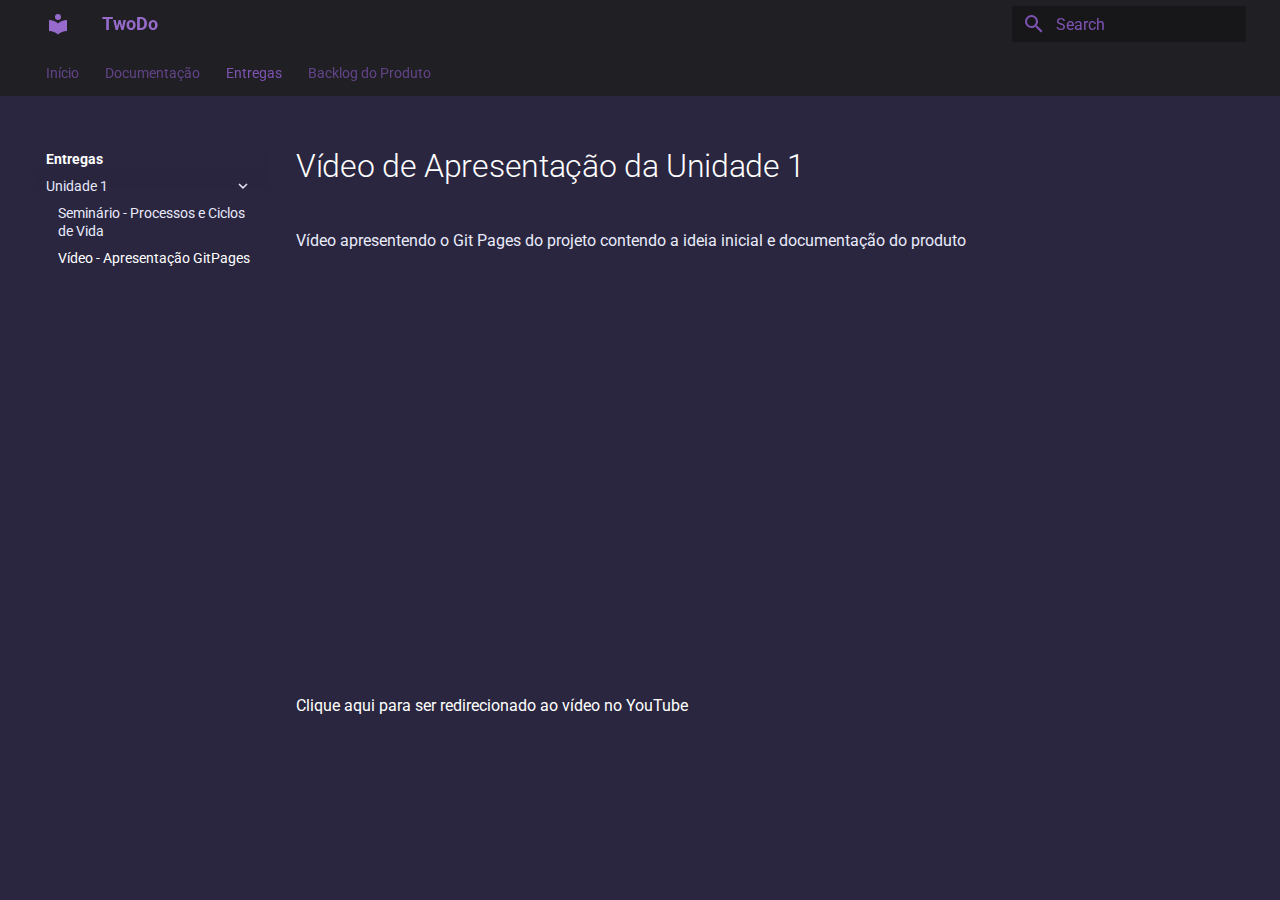
<file: entregas/unidade 1/videoApresentacao/index.html>
<!doctype html>
<html lang="en" class="no-js">
  <head>
    
      <meta charset="utf-8">
      <meta name="viewport" content="width=device-width,initial-scale=1">
      
      
      
      
        <link rel="prev" href="../seminario/">
      
      
        <link rel="next" href="../../../backlog/">
      
      <link rel="icon" href="../../../assets/images/favicon.png">
      <meta name="generator" content="mkdocs-1.4.3, mkdocs-material-9.1.13">
    
    
      
        <title>Vídeo - Apresentação GitPages - TwoDo</title>
      
    
    
      <link rel="stylesheet" href="../../../assets/stylesheets/main.85bb2934.min.css">
      
        
        <link rel="stylesheet" href="../../../assets/stylesheets/palette.a6bdf11c.min.css">
      
      

    
    
    
      
        
        
        <link rel="preconnect" href="https://fonts.gstatic.com" crossorigin>
        <link rel="stylesheet" href="https://fonts.googleapis.com/css?family=Roboto:300,300i,400,400i,700,700i%7CRoboto+Mono:400,400i,700,700i&display=fallback">
        <style>:root{--md-text-font:"Roboto";--md-code-font:"Roboto Mono"}</style>
      
    
    
      <link rel="stylesheet" href="../../../stylesheets/extra.css">
    
    <script>__md_scope=new URL("../../..",location),__md_hash=e=>[...e].reduce((e,_)=>(e<<5)-e+_.charCodeAt(0),0),__md_get=(e,_=localStorage,t=__md_scope)=>JSON.parse(_.getItem(t.pathname+"."+e)),__md_set=(e,_,t=localStorage,a=__md_scope)=>{try{t.setItem(a.pathname+"."+e,JSON.stringify(_))}catch(e){}}</script>
    
      

    
    
    
  </head>
  
  
    
    
    
    
    
    <body dir="ltr" data-md-color-scheme="slate" data-md-color-primary="indigo" data-md-color-accent="indigo">
  
    
    
    <input class="md-toggle" data-md-toggle="drawer" type="checkbox" id="__drawer" autocomplete="off">
    <input class="md-toggle" data-md-toggle="search" type="checkbox" id="__search" autocomplete="off">
    <label class="md-overlay" for="__drawer"></label>
    <div data-md-component="skip">
      
        
        <a href="#video-de-apresentacao-da-unidade-1" class="md-skip">
          Skip to content
        </a>
      
    </div>
    <div data-md-component="announce">
      
    </div>
    
    
      

<header class="md-header" data-md-component="header">
  <nav class="md-header__inner md-grid" aria-label="Header">
    <a href="../../.." title="TwoDo" class="md-header__button md-logo" aria-label="TwoDo" data-md-component="logo">
      
  
  <svg xmlns="http://www.w3.org/2000/svg" viewBox="0 0 24 24"><path d="M12 8a3 3 0 0 0 3-3 3 3 0 0 0-3-3 3 3 0 0 0-3 3 3 3 0 0 0 3 3m0 3.54C9.64 9.35 6.5 8 3 8v11c3.5 0 6.64 1.35 9 3.54 2.36-2.19 5.5-3.54 9-3.54V8c-3.5 0-6.64 1.35-9 3.54Z"/></svg>

    </a>
    <label class="md-header__button md-icon" for="__drawer">
      <svg xmlns="http://www.w3.org/2000/svg" viewBox="0 0 24 24"><path d="M3 6h18v2H3V6m0 5h18v2H3v-2m0 5h18v2H3v-2Z"/></svg>
    </label>
    <div class="md-header__title" data-md-component="header-title">
      <div class="md-header__ellipsis">
        <div class="md-header__topic">
          <span class="md-ellipsis">
            TwoDo
          </span>
        </div>
        <div class="md-header__topic" data-md-component="header-topic">
          <span class="md-ellipsis">
            
              Vídeo - Apresentação GitPages
            
          </span>
        </div>
      </div>
    </div>
    
      
    
    
    
      <label class="md-header__button md-icon" for="__search">
        <svg xmlns="http://www.w3.org/2000/svg" viewBox="0 0 24 24"><path d="M9.5 3A6.5 6.5 0 0 1 16 9.5c0 1.61-.59 3.09-1.56 4.23l.27.27h.79l5 5-1.5 1.5-5-5v-.79l-.27-.27A6.516 6.516 0 0 1 9.5 16 6.5 6.5 0 0 1 3 9.5 6.5 6.5 0 0 1 9.5 3m0 2C7 5 5 7 5 9.5S7 14 9.5 14 14 12 14 9.5 12 5 9.5 5Z"/></svg>
      </label>
      <div class="md-search" data-md-component="search" role="dialog">
  <label class="md-search__overlay" for="__search"></label>
  <div class="md-search__inner" role="search">
    <form class="md-search__form" name="search">
      <input type="text" class="md-search__input" name="query" aria-label="Search" placeholder="Search" autocapitalize="off" autocorrect="off" autocomplete="off" spellcheck="false" data-md-component="search-query" required>
      <label class="md-search__icon md-icon" for="__search">
        <svg xmlns="http://www.w3.org/2000/svg" viewBox="0 0 24 24"><path d="M9.5 3A6.5 6.5 0 0 1 16 9.5c0 1.61-.59 3.09-1.56 4.23l.27.27h.79l5 5-1.5 1.5-5-5v-.79l-.27-.27A6.516 6.516 0 0 1 9.5 16 6.5 6.5 0 0 1 3 9.5 6.5 6.5 0 0 1 9.5 3m0 2C7 5 5 7 5 9.5S7 14 9.5 14 14 12 14 9.5 12 5 9.5 5Z"/></svg>
        <svg xmlns="http://www.w3.org/2000/svg" viewBox="0 0 24 24"><path d="M20 11v2H8l5.5 5.5-1.42 1.42L4.16 12l7.92-7.92L13.5 5.5 8 11h12Z"/></svg>
      </label>
      <nav class="md-search__options" aria-label="Search">
        
        <button type="reset" class="md-search__icon md-icon" title="Clear" aria-label="Clear" tabindex="-1">
          <svg xmlns="http://www.w3.org/2000/svg" viewBox="0 0 24 24"><path d="M19 6.41 17.59 5 12 10.59 6.41 5 5 6.41 10.59 12 5 17.59 6.41 19 12 13.41 17.59 19 19 17.59 13.41 12 19 6.41Z"/></svg>
        </button>
      </nav>
      
        <div class="md-search__suggest" data-md-component="search-suggest"></div>
      
    </form>
    <div class="md-search__output">
      <div class="md-search__scrollwrap" data-md-scrollfix>
        <div class="md-search-result" data-md-component="search-result">
          <div class="md-search-result__meta">
            Initializing search
          </div>
          <ol class="md-search-result__list" role="presentation"></ol>
        </div>
      </div>
    </div>
  </div>
</div>
    
    
  </nav>
  
</header>
    
    <div class="md-container" data-md-component="container">
      
      
        
          
            
<nav class="md-tabs" aria-label="Tabs" data-md-component="tabs">
  <div class="md-grid">
    <ul class="md-tabs__list">
      
        
  
  


  <li class="md-tabs__item">
    <a href="../../.." class="md-tabs__link">
      Início
    </a>
  </li>

      
        
  
  


  
  
  
    <li class="md-tabs__item">
      <a href="../../../documentacao/visaoGeralProduto/" class="md-tabs__link">
        Documentação
      </a>
    </li>
  

      
        
  
  
    
  


  
  
  
    

  
  
  
    <li class="md-tabs__item">
      <a href="../seminario/" class="md-tabs__link md-tabs__link--active">
        Entregas
      </a>
    </li>
  

  

      
        
  
  


  
  
  
    <li class="md-tabs__item">
      <a href="../../../backlog/" class="md-tabs__link">
        Backlog do Produto
      </a>
    </li>
  

      
    </ul>
  </div>
</nav>
          
        
      
      <main class="md-main" data-md-component="main">
        <div class="md-main__inner md-grid">
          
            
              
              <div class="md-sidebar md-sidebar--primary" data-md-component="sidebar" data-md-type="navigation" >
                <div class="md-sidebar__scrollwrap">
                  <div class="md-sidebar__inner">
                    

  


<nav class="md-nav md-nav--primary md-nav--lifted" aria-label="Navigation" data-md-level="0">
  <label class="md-nav__title" for="__drawer">
    <a href="../../.." title="TwoDo" class="md-nav__button md-logo" aria-label="TwoDo" data-md-component="logo">
      
  
  <svg xmlns="http://www.w3.org/2000/svg" viewBox="0 0 24 24"><path d="M12 8a3 3 0 0 0 3-3 3 3 0 0 0-3-3 3 3 0 0 0-3 3 3 3 0 0 0 3 3m0 3.54C9.64 9.35 6.5 8 3 8v11c3.5 0 6.64 1.35 9 3.54 2.36-2.19 5.5-3.54 9-3.54V8c-3.5 0-6.64 1.35-9 3.54Z"/></svg>

    </a>
    TwoDo
  </label>
  
  <ul class="md-nav__list" data-md-scrollfix>
    
      
      
      

  
  
  
    <li class="md-nav__item">
      <a href="../../.." class="md-nav__link">
        Início
      </a>
    </li>
  

    
      
      
      

  
  
  
    
    <li class="md-nav__item md-nav__item--nested">
      
      
      
      
      <input class="md-nav__toggle md-toggle " type="checkbox" id="__nav_2" >
      
      
      
        <label class="md-nav__link" for="__nav_2" id="__nav_2_label" tabindex="0">
          Documentação
          <span class="md-nav__icon md-icon"></span>
        </label>
      
      <nav class="md-nav" data-md-level="1" aria-labelledby="__nav_2_label" aria-expanded="false">
        <label class="md-nav__title" for="__nav_2">
          <span class="md-nav__icon md-icon"></span>
          Documentação
        </label>
        <ul class="md-nav__list" data-md-scrollfix>
          
            
              
  
  
  
    <li class="md-nav__item">
      <a href="../../../documentacao/visaoGeralProduto/" class="md-nav__link">
        Visão Geral do Produto
      </a>
    </li>
  

            
          
            
              
  
  
  
    <li class="md-nav__item">
      <a href="../../../documentacao/visaoGeralProjeto/" class="md-nav__link">
        Visão Geral do Projeto
      </a>
    </li>
  

            
          
            
              
  
  
  
    <li class="md-nav__item">
      <a href="../../../documentacao/processoDesenvolvimento/" class="md-nav__link">
        Processo de Desenvolvimento de Software
      </a>
    </li>
  

            
          
            
              
  
  
  
    <li class="md-nav__item">
      <a href="../../../documentacao/licoesAprendidas/" class="md-nav__link">
        Lições Aprendidas
      </a>
    </li>
  

            
          
            
              
  
  
  
    <li class="md-nav__item">
      <a href="../../../documentacao/referenciasBibliograficas/" class="md-nav__link">
        Referências Bibliográficas
      </a>
    </li>
  

            
          
        </ul>
      </nav>
    </li>
  

    
      
      
      

  
  
    
  
  
    
    <li class="md-nav__item md-nav__item--active md-nav__item--nested">
      
      
      
      
      <input class="md-nav__toggle md-toggle " type="checkbox" id="__nav_3" checked>
      
      
      
        <label class="md-nav__link" for="__nav_3" id="__nav_3_label" tabindex="0">
          Entregas
          <span class="md-nav__icon md-icon"></span>
        </label>
      
      <nav class="md-nav" data-md-level="1" aria-labelledby="__nav_3_label" aria-expanded="true">
        <label class="md-nav__title" for="__nav_3">
          <span class="md-nav__icon md-icon"></span>
          Entregas
        </label>
        <ul class="md-nav__list" data-md-scrollfix>
          
            
              
  
  
    
  
  
    
    <li class="md-nav__item md-nav__item--active md-nav__item--nested">
      
      
      
      
      <input class="md-nav__toggle md-toggle " type="checkbox" id="__nav_3_1" checked>
      
      
      
        <label class="md-nav__link" for="__nav_3_1" id="__nav_3_1_label" tabindex="0">
          Unidade 1
          <span class="md-nav__icon md-icon"></span>
        </label>
      
      <nav class="md-nav" data-md-level="2" aria-labelledby="__nav_3_1_label" aria-expanded="true">
        <label class="md-nav__title" for="__nav_3_1">
          <span class="md-nav__icon md-icon"></span>
          Unidade 1
        </label>
        <ul class="md-nav__list" data-md-scrollfix>
          
            
              
  
  
  
    <li class="md-nav__item">
      <a href="../seminario/" class="md-nav__link">
        Seminário - Processos e Ciclos de Vida
      </a>
    </li>
  

            
          
            
              
  
  
    
  
  
    <li class="md-nav__item md-nav__item--active">
      
      <input class="md-nav__toggle md-toggle" type="checkbox" id="__toc">
      
      
        
      
      
      <a href="./" class="md-nav__link md-nav__link--active">
        Vídeo - Apresentação GitPages
      </a>
      
    </li>
  

            
          
        </ul>
      </nav>
    </li>
  

            
          
        </ul>
      </nav>
    </li>
  

    
      
      
      

  
  
  
    
    <li class="md-nav__item md-nav__item--nested">
      
      
      
      
      <input class="md-nav__toggle md-toggle " type="checkbox" id="__nav_4" >
      
      
      
        <label class="md-nav__link" for="__nav_4" id="__nav_4_label" tabindex="0">
          Backlog do Produto
          <span class="md-nav__icon md-icon"></span>
        </label>
      
      <nav class="md-nav" data-md-level="1" aria-labelledby="__nav_4_label" aria-expanded="false">
        <label class="md-nav__title" for="__nav_4">
          <span class="md-nav__icon md-icon"></span>
          Backlog do Produto
        </label>
        <ul class="md-nav__list" data-md-scrollfix>
          
            
              
  
  
  
    <li class="md-nav__item">
      <a href="../../../backlog/" class="md-nav__link">
        Requisitos funcionais
      </a>
    </li>
  

            
          
            
              
  
  
  
    <li class="md-nav__item">
      <a href="../../../backlog/nao-funcionais/" class="md-nav__link">
        Requisitos não-funcionais
      </a>
    </li>
  

            
          
        </ul>
      </nav>
    </li>
  

    
  </ul>
</nav>
                  </div>
                </div>
              </div>
            
            
              
              <div class="md-sidebar md-sidebar--secondary" data-md-component="sidebar" data-md-type="toc" >
                <div class="md-sidebar__scrollwrap">
                  <div class="md-sidebar__inner">
                    

<nav class="md-nav md-nav--secondary" aria-label="Table of contents">
  
  
  
    
  
  
</nav>
                  </div>
                </div>
              </div>
            
          
          
            <div class="md-content" data-md-component="content">
              <article class="md-content__inner md-typeset">
                
                  


<h1 id="video-de-apresentacao-da-unidade-1">Vídeo de Apresentação da Unidade 1</h1>
<p>Vídeo apresentendo o Git Pages do projeto contendo a ideia inicial e documentação do produto</p>
<iframe width="100%" height="400px" src="https://www.youtube.com/embed/nb7YFiKYzLk" title="YouTube video player" frameborder="0" allow="accelerometer; autoplay; clipboard-write; encrypted-media; gyroscope; picture-in-picture" allowfullscreen></iframe>

<p><a href="https://www.youtube.com/watch?v=nb7YFiKYzLk&t=1s">Clique aqui para ser redirecionado ao vídeo no YouTube</a></p>





                
              </article>
            </div>
          
          
  <script>var tabs=__md_get("__tabs");if(Array.isArray(tabs))e:for(var set of document.querySelectorAll(".tabbed-set")){var tab,labels=set.querySelector(".tabbed-labels");for(tab of tabs)for(var label of labels.getElementsByTagName("label"))if(label.innerText.trim()===tab){var input=document.getElementById(label.htmlFor);input.checked=!0;continue e}}</script>

        </div>
        
          <button type="button" class="md-top md-icon" data-md-component="top" hidden>
            <svg xmlns="http://www.w3.org/2000/svg" viewBox="0 0 24 24"><path d="M13 20h-2V8l-5.5 5.5-1.42-1.42L12 4.16l7.92 7.92-1.42 1.42L13 8v12Z"/></svg>
            Back to top
          </button>
        
      </main>
      
        <footer class="md-footer">
  
    
      
      <nav class="md-footer__inner md-grid" aria-label="Footer" >
        
          
          <a href="../seminario/" class="md-footer__link md-footer__link--prev" aria-label="Previous: Seminário - Processos e Ciclos de Vida" rel="prev">
            <div class="md-footer__button md-icon">
              <svg xmlns="http://www.w3.org/2000/svg" viewBox="0 0 24 24"><path d="M20 11v2H8l5.5 5.5-1.42 1.42L4.16 12l7.92-7.92L13.5 5.5 8 11h12Z"/></svg>
            </div>
            <div class="md-footer__title">
              <span class="md-footer__direction">
                Previous
              </span>
              <div class="md-ellipsis">
                Seminário - Processos e Ciclos de Vida
              </div>
            </div>
          </a>
        
        
          
          <a href="../../../backlog/" class="md-footer__link md-footer__link--next" aria-label="Next: Requisitos funcionais" rel="next">
            <div class="md-footer__title">
              <span class="md-footer__direction">
                Next
              </span>
              <div class="md-ellipsis">
                Requisitos funcionais
              </div>
            </div>
            <div class="md-footer__button md-icon">
              <svg xmlns="http://www.w3.org/2000/svg" viewBox="0 0 24 24"><path d="M4 11v2h12l-5.5 5.5 1.42 1.42L19.84 12l-7.92-7.92L10.5 5.5 16 11H4Z"/></svg>
            </div>
          </a>
        
      </nav>
    
  
  <div class="md-footer-meta md-typeset">
    <div class="md-footer-meta__inner md-grid">
      <div class="md-copyright">
  
    <div class="md-copyright__highlight">
      &copy; 2023 <a href="https://github.com/james-willett"  target="_blank" rel="noopener">Two Dwo</a>

    </div>
  
  
    Made with
    <a href="https://squidfunk.github.io/mkdocs-material/" target="_blank" rel="noopener">
      Material for MkDocs
    </a>
  
</div>
      
    </div>
  </div>
</footer>
      
    </div>
    <div class="md-dialog" data-md-component="dialog">
      <div class="md-dialog__inner md-typeset"></div>
    </div>
    
    <script id="__config" type="application/json">{"base": "../../..", "features": ["navigation.tabs", "navigation.top", "search.suggest", "search.highlight", "content.tabs.link", "content.code.annotation", "content.code.copy", "content.action.edit", "content.action.view", "navigation.footer"], "search": "../../../assets/javascripts/workers/search.208ed371.min.js", "translations": {"clipboard.copied": "Copied to clipboard", "clipboard.copy": "Copy to clipboard", "search.result.more.one": "1 more on this page", "search.result.more.other": "# more on this page", "search.result.none": "No matching documents", "search.result.one": "1 matching document", "search.result.other": "# matching documents", "search.result.placeholder": "Type to start searching", "search.result.term.missing": "Missing", "select.version": "Select version"}}</script>
    
    
      <script src="../../../assets/javascripts/bundle.b4d07000.min.js"></script>
      
    
  </body>
</html>
</file>
<file: stylesheets/extra.css>
.md-tabs, .md-header, .md-footer {
    --md-primary-fg-color: #202024;
}

.md-header, .md-tabs, .md-search__input::placeholder {
    --md-primary-bg-color: rgb(127, 83, 180);
    color: rgb(127, 83, 180);
}
.md-header:hover, .md-tabs__item:hover {
    color: rgb(151, 107, 204);
}

.md-main, .md-nav__list {
    background-color: rgb(42, 38, 63); /* ou a cor desejada */
    --md-primary-fg-color: #202024;
    --md-default-bg-color: rgb(42, 38, 63);
  }

*{
    --md-typeset-a-color: white;
    --md-default-fg-color--light: white;
}

footer {
    display: none;
    
}


li {
    list-style: none;
}
</file>
<file: assets/stylesheets/main.85bb2934.min.css>
@charset "UTF-8";html{-webkit-text-size-adjust:none;-moz-text-size-adjust:none;text-size-adjust:none;box-sizing:border-box}*,:after,:before{box-sizing:inherit}@media (prefers-reduced-motion){*,:after,:before{transition:none!important}}body{margin:0}a,button,input,label{-webkit-tap-highlight-color:transparent}a{color:inherit;text-decoration:none}hr{border:0;box-sizing:initial;display:block;height:.05rem;overflow:visible;padding:0}small{font-size:80%}sub,sup{line-height:1em}img{border-style:none}table{border-collapse:initial;border-spacing:0}td,th{font-weight:400;vertical-align:top}button{background:#0000;border:0;font-family:inherit;font-size:inherit;margin:0;padding:0}input{border:0;outline:none}:root{--md-primary-fg-color:#4051b5;--md-primary-fg-color--light:#5d6cc0;--md-primary-fg-color--dark:#303fa1;--md-primary-bg-color:#fff;--md-primary-bg-color--light:#ffffffb3;--md-accent-fg-color:#526cfe;--md-accent-fg-color--transparent:#526cfe1a;--md-accent-bg-color:#fff;--md-accent-bg-color--light:#ffffffb3}[data-md-color-scheme=default] img[src$="#gh-dark-mode-only"],[data-md-color-scheme=default] img[src$="#only-dark"]{display:none}:root,[data-md-color-scheme=default]{--md-default-fg-color:#000000de;--md-default-fg-color--light:#0000008a;--md-default-fg-color--lighter:#00000052;--md-default-fg-color--lightest:#00000012;--md-default-bg-color:#fff;--md-default-bg-color--light:#ffffffb3;--md-default-bg-color--lighter:#ffffff4d;--md-default-bg-color--lightest:#ffffff1f;--md-code-fg-color:#36464e;--md-code-bg-color:#f5f5f5;--md-code-hl-color:#ffff0080;--md-code-hl-number-color:#d52a2a;--md-code-hl-special-color:#db1457;--md-code-hl-function-color:#a846b9;--md-code-hl-constant-color:#6e59d9;--md-code-hl-keyword-color:#3f6ec6;--md-code-hl-string-color:#1c7d4d;--md-code-hl-name-color:var(--md-code-fg-color);--md-code-hl-operator-color:var(--md-default-fg-color--light);--md-code-hl-punctuation-color:var(--md-default-fg-color--light);--md-code-hl-comment-color:var(--md-default-fg-color--light);--md-code-hl-generic-color:var(--md-default-fg-color--light);--md-code-hl-variable-color:var(--md-default-fg-color--light);--md-typeset-color:var(--md-default-fg-color);--md-typeset-a-color:var(--md-primary-fg-color);--md-typeset-mark-color:#ffff0080;--md-typeset-del-color:#f5503d26;--md-typeset-ins-color:#0bd57026;--md-typeset-kbd-color:#fafafa;--md-typeset-kbd-accent-color:#fff;--md-typeset-kbd-border-color:#b8b8b8;--md-typeset-table-color:#0000001f;--md-typeset-table-color--light:rgba(0,0,0,.035);--md-admonition-fg-color:var(--md-default-fg-color);--md-admonition-bg-color:var(--md-default-bg-color);--md-warning-fg-color:#000000de;--md-warning-bg-color:#ff9;--md-footer-fg-color:#fff;--md-footer-fg-color--light:#ffffffb3;--md-footer-fg-color--lighter:#ffffff73;--md-footer-bg-color:#000000de;--md-footer-bg-color--dark:#00000052;--md-shadow-z1:0 0.2rem 0.5rem #0000000d,0 0 0.05rem #0000001a;--md-shadow-z2:0 0.2rem 0.5rem #0000001a,0 0 0.05rem #00000040;--md-shadow-z3:0 0.2rem 0.5rem #0003,0 0 0.05rem #00000059}.md-icon svg{fill:currentcolor;display:block;height:1.2rem;width:1.2rem}body{-webkit-font-smoothing:antialiased;-moz-osx-font-smoothing:grayscale;--md-text-font-family:var(--md-text-font,_),-apple-system,BlinkMacSystemFont,Helvetica,Arial,sans-serif;--md-code-font-family:var(--md-code-font,_),SFMono-Regular,Consolas,Menlo,monospace}aside,body,input{font-feature-settings:"kern","liga";color:var(--md-typeset-color);font-family:var(--md-text-font-family)}code,kbd,pre{font-feature-settings:"kern";font-family:var(--md-code-font-family)}:root{--md-typeset-table-sort-icon:url('data:image/svg+xml;charset=utf-8,<svg xmlns="http://www.w3.org/2000/svg" viewBox="0 0 24 24"><path d="m18 21-4-4h3V7h-3l4-4 4 4h-3v10h3M2 19v-2h10v2M2 13v-2h7v2M2 7V5h4v2H2Z"/></svg>');--md-typeset-table-sort-icon--asc:url('data:image/svg+xml;charset=utf-8,<svg xmlns="http://www.w3.org/2000/svg" viewBox="0 0 24 24"><path d="M19 17h3l-4 4-4-4h3V3h2M2 17h10v2H2M6 5v2H2V5m0 6h7v2H2v-2Z"/></svg>');--md-typeset-table-sort-icon--desc:url('data:image/svg+xml;charset=utf-8,<svg xmlns="http://www.w3.org/2000/svg" viewBox="0 0 24 24"><path d="M19 7h3l-4-4-4 4h3v14h2M2 17h10v2H2M6 5v2H2V5m0 6h7v2H2v-2Z"/></svg>')}.md-typeset{-webkit-print-color-adjust:exact;color-adjust:exact;font-size:.8rem;line-height:1.6}@media print{.md-typeset{font-size:.68rem}}.md-typeset blockquote,.md-typeset dl,.md-typeset figure,.md-typeset ol,.md-typeset pre,.md-typeset ul{margin-bottom:1em;margin-top:1em}.md-typeset h1{color:var(--md-default-fg-color--light);font-size:2em;line-height:1.3;margin:0 0 1.25em}.md-typeset h1,.md-typeset h2{font-weight:300;letter-spacing:-.01em}.md-typeset h2{font-size:1.5625em;line-height:1.4;margin:1.6em 0 .64em}.md-typeset h3{font-size:1.25em;font-weight:400;letter-spacing:-.01em;line-height:1.5;margin:1.6em 0 .8em}.md-typeset h2+h3{margin-top:.8em}.md-typeset h4{font-weight:700;letter-spacing:-.01em;margin:1em 0}.md-typeset h5,.md-typeset h6{color:var(--md-default-fg-color--light);font-size:.8em;font-weight:700;letter-spacing:-.01em;margin:1.25em 0}.md-typeset h5{text-transform:uppercase}.md-typeset hr{border-bottom:.05rem solid var(--md-default-fg-color--lightest);display:flow-root;margin:1.5em 0}.md-typeset a{color:var(--md-typeset-a-color);word-break:break-word}.md-typeset a,.md-typeset a:before{transition:color 125ms}.md-typeset a:focus,.md-typeset a:hover{color:var(--md-accent-fg-color)}.md-typeset a:focus code,.md-typeset a:hover code{background-color:var(--md-accent-fg-color--transparent)}.md-typeset a code{color:currentcolor;transition:background-color 125ms}.md-typeset a.focus-visible{outline-color:var(--md-accent-fg-color);outline-offset:.2rem}.md-typeset code,.md-typeset kbd,.md-typeset pre{color:var(--md-code-fg-color);direction:ltr;font-variant-ligatures:none}@media print{.md-typeset code,.md-typeset kbd,.md-typeset pre{white-space:pre-wrap}}.md-typeset code{background-color:var(--md-code-bg-color);border-radius:.1rem;-webkit-box-decoration-break:clone;box-decoration-break:clone;font-size:.85em;padding:0 .2941176471em;word-break:break-word}.md-typeset code:not(.focus-visible){-webkit-tap-highlight-color:transparent;outline:none}.md-typeset pre{display:flow-root;line-height:1.4;position:relative}.md-typeset pre>code{-webkit-box-decoration-break:slice;box-decoration-break:slice;box-shadow:none;display:block;margin:0;outline-color:var(--md-accent-fg-color);overflow:auto;padding:.7720588235em 1.1764705882em;scrollbar-color:var(--md-default-fg-color--lighter) #0000;scrollbar-width:thin;touch-action:auto;word-break:normal}.md-typeset pre>code:hover{scrollbar-color:var(--md-accent-fg-color) #0000}.md-typeset pre>code::-webkit-scrollbar{height:.2rem;width:.2rem}.md-typeset pre>code::-webkit-scrollbar-thumb{background-color:var(--md-default-fg-color--lighter)}.md-typeset pre>code::-webkit-scrollbar-thumb:hover{background-color:var(--md-accent-fg-color)}.md-typeset kbd{background-color:var(--md-typeset-kbd-color);border-radius:.1rem;box-shadow:0 .1rem 0 .05rem var(--md-typeset-kbd-border-color),0 .1rem 0 var(--md-typeset-kbd-border-color),0 -.1rem .2rem var(--md-typeset-kbd-accent-color) inset;color:var(--md-default-fg-color);display:inline-block;font-size:.75em;padding:0 .6666666667em;vertical-align:text-top;word-break:break-word}.md-typeset mark{background-color:var(--md-typeset-mark-color);-webkit-box-decoration-break:clone;box-decoration-break:clone;color:inherit;word-break:break-word}.md-typeset abbr{border-bottom:.05rem dotted var(--md-default-fg-color--light);cursor:help;text-decoration:none}@media (hover:none){.md-typeset abbr[title]:focus:after,.md-typeset abbr[title]:hover:after{background-color:var(--md-default-fg-color);border-radius:.1rem;box-shadow:var(--md-shadow-z3);color:var(--md-default-bg-color);content:attr(title);font-size:.7rem;left:.8rem;margin-top:2em;padding:.2rem .3rem;position:absolute;right:.8rem}}.md-typeset small{opacity:.75}[dir=ltr] .md-typeset sub,[dir=ltr] .md-typeset sup{margin-left:.078125em}[dir=rtl] .md-typeset sub,[dir=rtl] .md-typeset sup{margin-right:.078125em}[dir=ltr] .md-typeset blockquote{padding-left:.6rem}[dir=rtl] .md-typeset blockquote{padding-right:.6rem}[dir=ltr] .md-typeset blockquote{border-left:.2rem solid var(--md-default-fg-color--lighter)}[dir=rtl] .md-typeset blockquote{border-right:.2rem solid var(--md-default-fg-color--lighter)}.md-typeset blockquote{color:var(--md-default-fg-color--light);margin-left:0;margin-right:0}.md-typeset ul{list-style-type:disc}[dir=ltr] .md-typeset ol,[dir=ltr] .md-typeset ul{margin-left:.625em}[dir=rtl] .md-typeset ol,[dir=rtl] .md-typeset ul{margin-right:.625em}.md-typeset ol,.md-typeset ul{padding:0}.md-typeset ol:not([hidden]),.md-typeset ul:not([hidden]){display:flow-root}.md-typeset ol ol,.md-typeset ul ol{list-style-type:lower-alpha}.md-typeset ol ol ol,.md-typeset ul ol ol{list-style-type:lower-roman}[dir=ltr] .md-typeset ol li,[dir=ltr] .md-typeset ul li{margin-left:1.25em}[dir=rtl] .md-typeset ol li,[dir=rtl] .md-typeset ul li{margin-right:1.25em}.md-typeset ol li,.md-typeset ul li{margin-bottom:.5em}.md-typeset ol li blockquote,.md-typeset ol li p,.md-typeset ul li blockquote,.md-typeset ul li p{margin:.5em 0}.md-typeset ol li:last-child,.md-typeset ul li:last-child{margin-bottom:0}[dir=ltr] .md-typeset ol li ol,[dir=ltr] .md-typeset ol li ul,[dir=ltr] .md-typeset ul li ol,[dir=ltr] .md-typeset ul li ul{margin-left:.625em}[dir=rtl] .md-typeset ol li ol,[dir=rtl] .md-typeset ol li ul,[dir=rtl] .md-typeset ul li ol,[dir=rtl] .md-typeset ul li ul{margin-right:.625em}.md-typeset ol li ol,.md-typeset ol li ul,.md-typeset ul li ol,.md-typeset ul li ul{margin-bottom:.5em;margin-top:.5em}[dir=ltr] .md-typeset dd{margin-left:1.875em}[dir=rtl] .md-typeset dd{margin-right:1.875em}.md-typeset dd{margin-bottom:1.5em;margin-top:1em}.md-typeset img,.md-typeset svg,.md-typeset video{height:auto;max-width:100%}.md-typeset img[align=left]{margin:1em 1em 1em 0}.md-typeset img[align=right]{margin:1em 0 1em 1em}.md-typeset img[align]:only-child{margin-top:0}.md-typeset figure{display:flow-root;margin:1em auto;max-width:100%;text-align:center;width:-webkit-fit-content;width:-moz-fit-content;width:fit-content}.md-typeset figure img{display:block}.md-typeset figcaption{font-style:italic;margin:1em auto;max-width:24rem}.md-typeset iframe{max-width:100%}.md-typeset table:not([class]){background-color:var(--md-default-bg-color);border:.05rem solid var(--md-typeset-table-color);border-radius:.1rem;display:inline-block;font-size:.64rem;max-width:100%;overflow:auto;touch-action:auto}@media print{.md-typeset table:not([class]){display:table}}.md-typeset table:not([class])+*{margin-top:1.5em}.md-typeset table:not([class]) td>:first-child,.md-typeset table:not([class]) th>:first-child{margin-top:0}.md-typeset table:not([class]) td>:last-child,.md-typeset table:not([class]) th>:last-child{margin-bottom:0}.md-typeset table:not([class]) td:not([align]),.md-typeset table:not([class]) th:not([align]){text-align:left}[dir=rtl] .md-typeset table:not([class]) td:not([align]),[dir=rtl] .md-typeset table:not([class]) th:not([align]){text-align:right}.md-typeset table:not([class]) th{font-weight:700;min-width:5rem;padding:.9375em 1.25em;vertical-align:top}.md-typeset table:not([class]) td{border-top:.05rem solid var(--md-typeset-table-color);padding:.9375em 1.25em;vertical-align:top}.md-typeset table:not([class]) tbody tr{transition:background-color 125ms}.md-typeset table:not([class]) tbody tr:hover{background-color:var(--md-typeset-table-color--light);box-shadow:0 .05rem 0 var(--md-default-bg-color) inset}.md-typeset table:not([class]) a{word-break:normal}.md-typeset table th[role=columnheader]{cursor:pointer}[dir=ltr] .md-typeset table th[role=columnheader]:after{margin-left:.5em}[dir=rtl] .md-typeset table th[role=columnheader]:after{margin-right:.5em}.md-typeset table th[role=columnheader]:after{content:"";display:inline-block;height:1.2em;-webkit-mask-image:var(--md-typeset-table-sort-icon);mask-image:var(--md-typeset-table-sort-icon);-webkit-mask-repeat:no-repeat;mask-repeat:no-repeat;-webkit-mask-size:contain;mask-size:contain;transition:background-color 125ms;vertical-align:text-bottom;width:1.2em}.md-typeset table th[role=columnheader]:hover:after{background-color:var(--md-default-fg-color--lighter)}.md-typeset table th[role=columnheader][aria-sort=ascending]:after{background-color:var(--md-default-fg-color--light);-webkit-mask-image:var(--md-typeset-table-sort-icon--asc);mask-image:var(--md-typeset-table-sort-icon--asc)}.md-typeset table th[role=columnheader][aria-sort=descending]:after{background-color:var(--md-default-fg-color--light);-webkit-mask-image:var(--md-typeset-table-sort-icon--desc);mask-image:var(--md-typeset-table-sort-icon--desc)}.md-typeset__scrollwrap{margin:1em -.8rem;overflow-x:auto;touch-action:auto}.md-typeset__table{display:inline-block;margin-bottom:.5em;padding:0 .8rem}@media print{.md-typeset__table{display:block}}html .md-typeset__table table{display:table;margin:0;overflow:hidden;width:100%}@media screen and (max-width:44.9375em){.md-content__inner>pre{margin:1em -.8rem}.md-content__inner>pre code{border-radius:0}}.md-banner{background-color:var(--md-footer-bg-color);color:var(--md-footer-fg-color);overflow:auto}@media print{.md-banner{display:none}}.md-banner--warning{background-color:var(--md-warning-bg-color);color:var(--md-warning-fg-color)}.md-banner__inner{font-size:.7rem;margin:.6rem auto;padding:0 .8rem}[dir=ltr] .md-banner__button{float:right}[dir=rtl] .md-banner__button{float:left}.md-banner__button{color:inherit;cursor:pointer;transition:opacity .25s}.md-banner__button:hover{opacity:.7}html{font-size:125%;height:100%;overflow-x:hidden}@media screen and (min-width:100em){html{font-size:137.5%}}@media screen and (min-width:125em){html{font-size:150%}}body{background-color:var(--md-default-bg-color);display:flex;flex-direction:column;font-size:.5rem;min-height:100%;position:relative;width:100%}@media print{body{display:block}}@media screen and (max-width:59.9375em){body[data-md-scrolllock]{position:fixed}}.md-grid{margin-left:auto;margin-right:auto;max-width:61rem}.md-container{display:flex;flex-direction:column;flex-grow:1}@media print{.md-container{display:block}}.md-main{flex-grow:1}.md-main__inner{display:flex;height:100%;margin-top:1.5rem}.md-ellipsis{overflow:hidden;text-overflow:ellipsis}.md-toggle{display:none}.md-option{height:0;opacity:0;position:absolute;width:0}.md-option:checked+label:not([hidden]){display:block}.md-option.focus-visible+label{outline-color:var(--md-accent-fg-color);outline-style:auto}.md-skip{background-color:var(--md-default-fg-color);border-radius:.1rem;color:var(--md-default-bg-color);font-size:.64rem;margin:.5rem;opacity:0;outline-color:var(--md-accent-fg-color);padding:.3rem .5rem;position:fixed;transform:translateY(.4rem);z-index:-1}.md-skip:focus{opacity:1;transform:translateY(0);transition:transform .25s cubic-bezier(.4,0,.2,1),opacity 175ms 75ms;z-index:10}@page{margin:25mm}:root{--md-clipboard-icon:url('data:image/svg+xml;charset=utf-8,<svg xmlns="http://www.w3.org/2000/svg" viewBox="0 0 24 24"><path d="M19 21H8V7h11m0-2H8a2 2 0 0 0-2 2v14a2 2 0 0 0 2 2h11a2 2 0 0 0 2-2V7a2 2 0 0 0-2-2m-3-4H4a2 2 0 0 0-2 2v14h2V3h12V1Z"/></svg>')}.md-clipboard{border-radius:.1rem;color:var(--md-default-fg-color--lightest);cursor:pointer;height:1.5em;outline-color:var(--md-accent-fg-color);outline-offset:.1rem;position:absolute;right:.5em;top:.5em;transition:color .25s;width:1.5em;z-index:1}@media print{.md-clipboard{display:none}}.md-clipboard:not(.focus-visible){-webkit-tap-highlight-color:transparent;outline:none}:hover>.md-clipboard{color:var(--md-default-fg-color--light)}.md-clipboard:focus,.md-clipboard:hover{color:var(--md-accent-fg-color)}.md-clipboard:after{background-color:currentcolor;content:"";display:block;height:1.125em;margin:0 auto;-webkit-mask-image:var(--md-clipboard-icon);mask-image:var(--md-clipboard-icon);-webkit-mask-position:center;mask-position:center;-webkit-mask-repeat:no-repeat;mask-repeat:no-repeat;-webkit-mask-size:contain;mask-size:contain;width:1.125em}.md-clipboard--inline{cursor:pointer}.md-clipboard--inline code{transition:color .25s,background-color .25s}.md-clipboard--inline:focus code,.md-clipboard--inline:hover code{background-color:var(--md-accent-fg-color--transparent);color:var(--md-accent-fg-color)}@keyframes consent{0%{opacity:0;transform:translateY(100%)}to{opacity:1;transform:translateY(0)}}@keyframes overlay{0%{opacity:0}to{opacity:1}}.md-consent__overlay{animation:overlay .25s both;-webkit-backdrop-filter:blur(.1rem);backdrop-filter:blur(.1rem);background-color:#0000008a;height:100%;opacity:1;position:fixed;top:0;width:100%;z-index:5}.md-consent__inner{animation:consent .5s cubic-bezier(.1,.7,.1,1) both;background-color:var(--md-default-bg-color);border:0;border-radius:.1rem;bottom:0;box-shadow:0 0 .2rem #0000001a,0 .2rem .4rem #0003;max-height:100%;overflow:auto;padding:0;position:fixed;width:100%;z-index:5}.md-consent__form{padding:.8rem}.md-consent__settings{display:none;margin:1em 0}input:checked+.md-consent__settings{display:block}.md-consent__controls{margin-bottom:.8rem}.md-typeset .md-consent__controls .md-button{display:inline}@media screen and (max-width:44.9375em){.md-typeset .md-consent__controls .md-button{display:block;margin-top:.4rem;text-align:center;width:100%}}.md-consent label{cursor:pointer}.md-content{flex-grow:1;min-width:0}.md-content__inner{margin:0 .8rem 1.2rem;padding-top:.6rem}@media screen and (min-width:76.25em){[dir=ltr] .md-sidebar--primary:not([hidden])~.md-content>.md-content__inner{margin-left:1.2rem}[dir=ltr] .md-sidebar--secondary:not([hidden])~.md-content>.md-content__inner,[dir=rtl] .md-sidebar--primary:not([hidden])~.md-content>.md-content__inner{margin-right:1.2rem}[dir=rtl] .md-sidebar--secondary:not([hidden])~.md-content>.md-content__inner{margin-left:1.2rem}}.md-content__inner:before{content:"";display:block;height:.4rem}.md-content__inner>:last-child{margin-bottom:0}[dir=ltr] .md-content__button{float:right}[dir=rtl] .md-content__button{float:left}[dir=ltr] .md-content__button{margin-left:.4rem}[dir=rtl] .md-content__button{margin-right:.4rem}.md-content__button{margin:.4rem 0;padding:0}@media print{.md-content__button{display:none}}.md-typeset .md-content__button{color:var(--md-default-fg-color--lighter)}.md-content__button svg{display:inline;vertical-align:top}[dir=rtl] .md-content__button svg{transform:scaleX(-1)}[dir=ltr] .md-dialog{right:.8rem}[dir=rtl] .md-dialog{left:.8rem}.md-dialog{background-color:var(--md-default-fg-color);border-radius:.1rem;bottom:.8rem;box-shadow:var(--md-shadow-z3);min-width:11.1rem;opacity:0;padding:.4rem .6rem;pointer-events:none;position:fixed;transform:translateY(100%);transition:transform 0ms .4s,opacity .4s;z-index:4}@media print{.md-dialog{display:none}}.md-dialog--active{opacity:1;pointer-events:auto;transform:translateY(0);transition:transform .4s cubic-bezier(.075,.85,.175,1),opacity .4s}.md-dialog__inner{color:var(--md-default-bg-color);font-size:.7rem}.md-feedback{margin:2em 0 1em;text-align:center}.md-feedback fieldset{border:none;margin:0;padding:0}.md-feedback__title{font-weight:700;margin:1em auto}.md-feedback__inner{position:relative}.md-feedback__list{align-content:baseline;display:flex;flex-wrap:wrap;justify-content:center;position:relative}.md-feedback__list:hover .md-icon:not(:disabled){color:var(--md-default-fg-color--lighter)}:disabled .md-feedback__list{min-height:1.8rem}.md-feedback__icon{color:var(--md-default-fg-color--light);cursor:pointer;flex-shrink:0;margin:0 .1rem;transition:color 125ms}.md-feedback__icon:not(:disabled).md-icon:hover{color:var(--md-accent-fg-color)}.md-feedback__icon:disabled{color:var(--md-default-fg-color--lightest);pointer-events:none}.md-feedback__note{opacity:0;position:relative;transform:translateY(.4rem);transition:transform .4s cubic-bezier(.1,.7,.1,1),opacity .15s}.md-feedback__note>*{margin:0 auto;max-width:16rem}:disabled .md-feedback__note{opacity:1;transform:translateY(0)}.md-footer{background-color:var(--md-footer-bg-color);color:var(--md-footer-fg-color)}@media print{.md-footer{display:none}}.md-footer__inner{justify-content:space-between;overflow:auto;padding:.2rem}.md-footer__inner:not([hidden]){display:flex}.md-footer__link{align-items:end;display:flex;flex-grow:0.01;margin-bottom:.4rem;margin-top:1rem;max-width:100%;outline-color:var(--md-accent-fg-color);overflow:hidden;transition:opacity .25s}.md-footer__link:focus,.md-footer__link:hover{opacity:.7}[dir=rtl] .md-footer__link svg{transform:scaleX(-1)}@media screen and (max-width:44.9375em){.md-footer__link--prev{flex-shrink:0}.md-footer__link--prev .md-footer__title{display:none}}[dir=ltr] .md-footer__link--next{margin-left:auto}[dir=rtl] .md-footer__link--next{margin-right:auto}.md-footer__link--next{text-align:right}[dir=rtl] .md-footer__link--next{text-align:left}.md-footer__title{flex-grow:1;font-size:.9rem;margin-bottom:.7rem;max-width:calc(100% - 2.4rem);padding:0 1rem;white-space:nowrap}.md-footer__button{margin:.2rem;padding:.4rem}.md-footer__direction{font-size:.64rem;opacity:.7}.md-footer-meta{background-color:var(--md-footer-bg-color--dark)}.md-footer-meta__inner{display:flex;flex-wrap:wrap;justify-content:space-between;padding:.2rem}html .md-footer-meta.md-typeset a{color:var(--md-footer-fg-color--light)}html .md-footer-meta.md-typeset a:focus,html .md-footer-meta.md-typeset a:hover{color:var(--md-footer-fg-color)}.md-copyright{color:var(--md-footer-fg-color--lighter);font-size:.64rem;margin:auto .6rem;padding:.4rem 0;width:100%}@media screen and (min-width:45em){.md-copyright{width:auto}}.md-copyright__highlight{color:var(--md-footer-fg-color--light)}.md-social{margin:0 .4rem;padding:.2rem 0 .6rem}@media screen and (min-width:45em){.md-social{padding:.6rem 0}}.md-social__link{display:inline-block;height:1.6rem;text-align:center;width:1.6rem}.md-social__link:before{line-height:1.9}.md-social__link svg{fill:currentcolor;max-height:.8rem;vertical-align:-25%}.md-typeset .md-button{border:.1rem solid;border-radius:.1rem;color:var(--md-primary-fg-color);cursor:pointer;display:inline-block;font-weight:700;padding:.625em 2em;transition:color 125ms,background-color 125ms,border-color 125ms}.md-typeset .md-button--primary{background-color:var(--md-primary-fg-color);border-color:var(--md-primary-fg-color);color:var(--md-primary-bg-color)}.md-typeset .md-button:focus,.md-typeset .md-button:hover{background-color:var(--md-accent-fg-color);border-color:var(--md-accent-fg-color);color:var(--md-accent-bg-color)}[dir=ltr] .md-typeset .md-input{border-top-left-radius:.1rem}[dir=ltr] .md-typeset .md-input,[dir=rtl] .md-typeset .md-input{border-top-right-radius:.1rem}[dir=rtl] .md-typeset .md-input{border-top-left-radius:.1rem}.md-typeset .md-input{border-bottom:.1rem solid var(--md-default-fg-color--lighter);box-shadow:var(--md-shadow-z1);font-size:.8rem;height:1.8rem;padding:0 .6rem;transition:border .25s,box-shadow .25s}.md-typeset .md-input:focus,.md-typeset .md-input:hover{border-bottom-color:var(--md-accent-fg-color);box-shadow:var(--md-shadow-z2)}.md-typeset .md-input--stretch{width:100%}.md-header{background-color:var(--md-primary-fg-color);box-shadow:0 0 .2rem #0000,0 .2rem .4rem #0000;color:var(--md-primary-bg-color);display:block;left:0;position:sticky;right:0;top:0;z-index:4}@media print{.md-header{display:none}}.md-header[hidden]{transform:translateY(-100%);transition:transform .25s cubic-bezier(.8,0,.6,1),box-shadow .25s}.md-header--shadow{box-shadow:0 0 .2rem #0000001a,0 .2rem .4rem #0003;transition:transform .25s cubic-bezier(.1,.7,.1,1),box-shadow .25s}.md-header__inner{align-items:center;display:flex;padding:0 .2rem}.md-header__button{color:currentcolor;cursor:pointer;margin:.2rem;outline-color:var(--md-accent-fg-color);padding:.4rem;position:relative;transition:opacity .25s;vertical-align:middle;z-index:1}.md-header__button:hover{opacity:.7}.md-header__button:not([hidden]){display:inline-block}.md-header__button:not(.focus-visible){-webkit-tap-highlight-color:transparent;outline:none}.md-header__button.md-logo{margin:.2rem;padding:.4rem}@media screen and (max-width:76.1875em){.md-header__button.md-logo{display:none}}.md-header__button.md-logo img,.md-header__button.md-logo svg{fill:currentcolor;display:block;height:1.2rem;width:auto}@media screen and (min-width:60em){.md-header__button[for=__search]{display:none}}.no-js .md-header__button[for=__search]{display:none}[dir=rtl] .md-header__button[for=__search] svg{transform:scaleX(-1)}@media screen and (min-width:76.25em){.md-header__button[for=__drawer]{display:none}}.md-header__topic{display:flex;max-width:100%;position:absolute;transition:transform .4s cubic-bezier(.1,.7,.1,1),opacity .15s;white-space:nowrap}.md-header__topic+.md-header__topic{opacity:0;pointer-events:none;transform:translateX(1.25rem);transition:transform .4s cubic-bezier(1,.7,.1,.1),opacity .15s;z-index:-1}[dir=rtl] .md-header__topic+.md-header__topic{transform:translateX(-1.25rem)}.md-header__topic:first-child{font-weight:700}[dir=ltr] .md-header__title{margin-left:1rem}[dir=rtl] .md-header__title{margin-right:1rem}[dir=ltr] .md-header__title{margin-right:.4rem}[dir=rtl] .md-header__title{margin-left:.4rem}.md-header__title{flex-grow:1;font-size:.9rem;height:2.4rem;line-height:2.4rem}.md-header__title--active .md-header__topic{opacity:0;pointer-events:none;transform:translateX(-1.25rem);transition:transform .4s cubic-bezier(1,.7,.1,.1),opacity .15s;z-index:-1}[dir=rtl] .md-header__title--active .md-header__topic{transform:translateX(1.25rem)}.md-header__title--active .md-header__topic+.md-header__topic{opacity:1;pointer-events:auto;transform:translateX(0);transition:transform .4s cubic-bezier(.1,.7,.1,1),opacity .15s;z-index:0}.md-header__title>.md-header__ellipsis{height:100%;position:relative;width:100%}.md-header__option{display:flex;flex-shrink:0;max-width:100%;transition:max-width 0ms .25s,opacity .25s .25s;white-space:nowrap}[data-md-toggle=search]:checked~.md-header .md-header__option{max-width:0;opacity:0;transition:max-width 0ms,opacity 0ms}.md-header__source{display:none}@media screen and (min-width:60em){[dir=ltr] .md-header__source{margin-left:1rem}[dir=rtl] .md-header__source{margin-right:1rem}.md-header__source{display:block;max-width:11.7rem;width:11.7rem}}@media screen and (min-width:76.25em){[dir=ltr] .md-header__source{margin-left:1.4rem}[dir=rtl] .md-header__source{margin-right:1.4rem}}:root{--md-nav-icon--prev:url('data:image/svg+xml;charset=utf-8,<svg xmlns="http://www.w3.org/2000/svg" viewBox="0 0 24 24"><path d="M20 11v2H8l5.5 5.5-1.42 1.42L4.16 12l7.92-7.92L13.5 5.5 8 11h12Z"/></svg>');--md-nav-icon--next:url('data:image/svg+xml;charset=utf-8,<svg xmlns="http://www.w3.org/2000/svg" viewBox="0 0 24 24"><path d="M8.59 16.58 13.17 12 8.59 7.41 10 6l6 6-6 6-1.41-1.42Z"/></svg>');--md-toc-icon:url('data:image/svg+xml;charset=utf-8,<svg xmlns="http://www.w3.org/2000/svg" viewBox="0 0 24 24"><path d="M3 9h14V7H3v2m0 4h14v-2H3v2m0 4h14v-2H3v2m16 0h2v-2h-2v2m0-10v2h2V7h-2m0 6h2v-2h-2v2Z"/></svg>')}.md-nav{font-size:.7rem;line-height:1.3}.md-nav__title{color:var(--md-default-fg-color--light);display:block;font-weight:700;overflow:hidden;padding:0 .6rem;text-overflow:ellipsis}.md-nav__title .md-nav__button{display:none}.md-nav__title .md-nav__button img{height:100%;width:auto}.md-nav__title .md-nav__button.md-logo img,.md-nav__title .md-nav__button.md-logo svg{fill:currentcolor;display:block;height:2.4rem;max-width:100%;object-fit:contain;width:auto}.md-nav__list{list-style:none;margin:0;padding:0}.md-nav__item{padding:0 .6rem}[dir=ltr] .md-nav__item .md-nav__item{padding-right:0}[dir=rtl] .md-nav__item .md-nav__item{padding-left:0}.md-nav__link{align-items:center;cursor:pointer;display:flex;justify-content:space-between;margin-top:.625em;overflow:hidden;scroll-snap-align:start;text-overflow:ellipsis;transition:color 125ms}.md-nav__link--passed{color:var(--md-default-fg-color--light)}.md-nav__item .md-nav__link--active{color:var(--md-typeset-a-color)}.md-nav__item .md-nav__link--index [href]{width:100%}.md-nav__link:focus,.md-nav__link:hover{color:var(--md-accent-fg-color)}.md-nav__link.focus-visible{outline-color:var(--md-accent-fg-color);outline-offset:.2rem}.md-nav--primary .md-nav__link[for=__toc]{display:none}.md-nav--primary .md-nav__link[for=__toc] .md-icon:after{background-color:currentcolor;display:block;height:100%;-webkit-mask-image:var(--md-toc-icon);mask-image:var(--md-toc-icon);width:100%}.md-nav--primary .md-nav__link[for=__toc]~.md-nav{display:none}.md-nav__link>*{cursor:pointer;display:flex}.md-nav__icon{flex-shrink:0}.md-nav__source{display:none}@media screen and (max-width:76.1875em){.md-nav--primary,.md-nav--primary .md-nav{background-color:var(--md-default-bg-color);display:flex;flex-direction:column;height:100%;left:0;position:absolute;right:0;top:0;z-index:1}.md-nav--primary .md-nav__item,.md-nav--primary .md-nav__title{font-size:.8rem;line-height:1.5}.md-nav--primary .md-nav__title{background-color:var(--md-default-fg-color--lightest);color:var(--md-default-fg-color--light);cursor:pointer;height:5.6rem;line-height:2.4rem;padding:3rem .8rem .2rem;position:relative;white-space:nowrap}[dir=ltr] .md-nav--primary .md-nav__title .md-nav__icon{left:.4rem}[dir=rtl] .md-nav--primary .md-nav__title .md-nav__icon{right:.4rem}.md-nav--primary .md-nav__title .md-nav__icon{display:block;height:1.2rem;margin:.2rem;position:absolute;top:.4rem;width:1.2rem}.md-nav--primary .md-nav__title .md-nav__icon:after{background-color:currentcolor;content:"";display:block;height:100%;-webkit-mask-image:var(--md-nav-icon--prev);mask-image:var(--md-nav-icon--prev);-webkit-mask-position:center;mask-position:center;-webkit-mask-repeat:no-repeat;mask-repeat:no-repeat;-webkit-mask-size:contain;mask-size:contain;width:100%}.md-nav--primary .md-nav__title~.md-nav__list{background-color:var(--md-default-bg-color);box-shadow:0 .05rem 0 var(--md-default-fg-color--lightest) inset;overflow-y:auto;scroll-snap-type:y mandatory;touch-action:pan-y}.md-nav--primary .md-nav__title~.md-nav__list>:first-child{border-top:0}.md-nav--primary .md-nav__title[for=__drawer]{background-color:var(--md-primary-fg-color);color:var(--md-primary-bg-color);font-weight:700}.md-nav--primary .md-nav__title .md-logo{display:block;left:.2rem;margin:.2rem;padding:.4rem;position:absolute;right:.2rem;top:.2rem}.md-nav--primary .md-nav__list{flex:1}.md-nav--primary .md-nav__item{border-top:.05rem solid var(--md-default-fg-color--lightest);padding:0}.md-nav--primary .md-nav__item--active>.md-nav__link{color:var(--md-typeset-a-color)}.md-nav--primary .md-nav__item--active>.md-nav__link:focus,.md-nav--primary .md-nav__item--active>.md-nav__link:hover{color:var(--md-accent-fg-color)}.md-nav--primary .md-nav__link{margin-top:0;padding:.6rem .8rem}[dir=ltr] .md-nav--primary .md-nav__link .md-nav__icon{margin-right:-.2rem}[dir=rtl] .md-nav--primary .md-nav__link .md-nav__icon{margin-left:-.2rem}.md-nav--primary .md-nav__link .md-nav__icon{font-size:1.2rem;height:1.2rem;width:1.2rem}.md-nav--primary .md-nav__link .md-nav__icon:after{background-color:currentcolor;content:"";display:block;height:100%;-webkit-mask-image:var(--md-nav-icon--next);mask-image:var(--md-nav-icon--next);-webkit-mask-position:center;mask-position:center;-webkit-mask-repeat:no-repeat;mask-repeat:no-repeat;-webkit-mask-size:contain;mask-size:contain;width:100%}[dir=rtl] .md-nav--primary .md-nav__icon:after{transform:scale(-1)}.md-nav--primary .md-nav--secondary .md-nav{background-color:initial;position:static}[dir=ltr] .md-nav--primary .md-nav--secondary .md-nav .md-nav__link{padding-left:1.4rem}[dir=rtl] .md-nav--primary .md-nav--secondary .md-nav .md-nav__link{padding-right:1.4rem}[dir=ltr] .md-nav--primary .md-nav--secondary .md-nav .md-nav .md-nav__link{padding-left:2rem}[dir=rtl] .md-nav--primary .md-nav--secondary .md-nav .md-nav .md-nav__link{padding-right:2rem}[dir=ltr] .md-nav--primary .md-nav--secondary .md-nav .md-nav .md-nav .md-nav__link{padding-left:2.6rem}[dir=rtl] .md-nav--primary .md-nav--secondary .md-nav .md-nav .md-nav .md-nav__link{padding-right:2.6rem}[dir=ltr] .md-nav--primary .md-nav--secondary .md-nav .md-nav .md-nav .md-nav .md-nav__link{padding-left:3.2rem}[dir=rtl] .md-nav--primary .md-nav--secondary .md-nav .md-nav .md-nav .md-nav .md-nav__link{padding-right:3.2rem}.md-nav--secondary{background-color:initial}.md-nav__toggle~.md-nav{display:flex;opacity:0;transform:translateX(100%);transition:transform .25s cubic-bezier(.8,0,.6,1),opacity 125ms 50ms}[dir=rtl] .md-nav__toggle~.md-nav{transform:translateX(-100%)}.md-nav__toggle:checked~.md-nav{opacity:1;transform:translateX(0);transition:transform .25s cubic-bezier(.4,0,.2,1),opacity 125ms 125ms}.md-nav__toggle:checked~.md-nav>.md-nav__list{-webkit-backface-visibility:hidden;backface-visibility:hidden}}@media screen and (max-width:59.9375em){.md-nav--primary .md-nav__link[for=__toc]{display:flex}.md-nav--primary .md-nav__link[for=__toc] .md-icon:after{content:""}.md-nav--primary .md-nav__link[for=__toc]+.md-nav__link{display:none}.md-nav--primary .md-nav__link[for=__toc]~.md-nav{display:flex}.md-nav__source{background-color:var(--md-primary-fg-color--dark);color:var(--md-primary-bg-color);display:block;padding:0 .2rem}}@media screen and (min-width:60em) and (max-width:76.1875em){.md-nav--integrated .md-nav__link[for=__toc]{display:flex}.md-nav--integrated .md-nav__link[for=__toc] .md-icon:after{content:""}.md-nav--integrated .md-nav__link[for=__toc]+.md-nav__link{display:none}.md-nav--integrated .md-nav__link[for=__toc]~.md-nav{display:flex}}@media screen and (min-width:60em){.md-nav--secondary .md-nav__title{background:var(--md-default-bg-color);box-shadow:0 0 .4rem .4rem var(--md-default-bg-color);position:sticky;top:0;z-index:1}.md-nav--secondary .md-nav__title[for=__toc]{scroll-snap-align:start}.md-nav--secondary .md-nav__title .md-nav__icon{display:none}}@media screen and (min-width:76.25em){.md-nav{transition:max-height .25s cubic-bezier(.86,0,.07,1)}.md-nav--primary .md-nav__title{background:var(--md-default-bg-color);box-shadow:0 0 .4rem .4rem var(--md-default-bg-color);position:sticky;top:0;z-index:1}.md-nav--primary .md-nav__title[for=__drawer]{scroll-snap-align:start}.md-nav--primary .md-nav__title .md-nav__icon,.md-nav__toggle~.md-nav{display:none}.md-nav__toggle:checked~.md-nav,.md-nav__toggle:indeterminate~.md-nav{display:block}.md-nav__item--nested>.md-nav>.md-nav__title{display:none}.md-nav__item--section{display:block;margin:1.25em 0}.md-nav__item--section:last-child{margin-bottom:0}.md-nav__item--section>.md-nav__link{font-weight:700;pointer-events:none}.md-nav__item--section>.md-nav__link[for]{color:var(--md-default-fg-color--light)}.md-nav__item--section>.md-nav__link--index [href]{pointer-events:auto}.md-nav__item--section>.md-nav__link .md-nav__icon{display:none}.md-nav__item--section>.md-nav{display:block}.md-nav__item--section>.md-nav>.md-nav__list>.md-nav__item{padding:0}.md-nav__icon{border-radius:100%;height:.9rem;transition:background-color .25s;width:.9rem}.md-nav__icon:hover{background-color:var(--md-accent-fg-color--transparent)}.md-nav__icon:after{background-color:currentcolor;border-radius:100%;content:"";display:inline-block;height:100%;-webkit-mask-image:var(--md-nav-icon--next);mask-image:var(--md-nav-icon--next);-webkit-mask-position:center;mask-position:center;-webkit-mask-repeat:no-repeat;mask-repeat:no-repeat;-webkit-mask-size:contain;mask-size:contain;transition:transform .25s;vertical-align:-.1rem;width:100%}[dir=rtl] .md-nav__icon:after{transform:rotate(180deg)}.md-nav__item--nested .md-nav__toggle:checked~.md-nav__link .md-nav__icon:after,.md-nav__item--nested .md-nav__toggle:indeterminate~.md-nav__link .md-nav__icon:after{transform:rotate(90deg)}.md-nav--lifted>.md-nav__list>.md-nav__item,.md-nav--lifted>.md-nav__list>.md-nav__item--nested,.md-nav--lifted>.md-nav__title{display:none}.md-nav--lifted>.md-nav__list>.md-nav__item--active{display:block;padding:0}.md-nav--lifted>.md-nav__list>.md-nav__item--active>.md-nav__link{background:var(--md-default-bg-color);box-shadow:0 0 .4rem .4rem var(--md-default-bg-color);font-weight:700;margin-top:0;padding:0 .6rem;position:sticky;top:0;z-index:1}.md-nav--lifted>.md-nav__list>.md-nav__item--active>.md-nav__link:not(.md-nav__link--index){pointer-events:none}.md-nav--lifted>.md-nav__list>.md-nav__item--active>.md-nav__link .md-nav__icon{display:none}.md-nav--lifted>.md-nav__list>.md-nav__item>[for]{color:var(--md-default-fg-color--light)}.md-nav--lifted .md-nav[data-md-level="1"]{display:block}[dir=ltr] .md-nav--lifted .md-nav[data-md-level="1"]>.md-nav__list>.md-nav__item{padding-right:.6rem}[dir=rtl] .md-nav--lifted .md-nav[data-md-level="1"]>.md-nav__list>.md-nav__item{padding-left:.6rem}.md-nav--integrated>.md-nav__list>.md-nav__item--active:not(.md-nav__item--nested){padding:0 .6rem}.md-nav--integrated>.md-nav__list>.md-nav__item--active:not(.md-nav__item--nested)>.md-nav__link{padding:0}[dir=ltr] .md-nav--integrated>.md-nav__list>.md-nav__item--active .md-nav--secondary{border-left:.05rem solid var(--md-primary-fg-color)}[dir=rtl] .md-nav--integrated>.md-nav__list>.md-nav__item--active .md-nav--secondary{border-right:.05rem solid var(--md-primary-fg-color)}.md-nav--integrated>.md-nav__list>.md-nav__item--active .md-nav--secondary{display:block;margin-bottom:1.25em}.md-nav--integrated>.md-nav__list>.md-nav__item--active .md-nav--secondary>.md-nav__title{display:none}}:root{--md-search-result-icon:url('data:image/svg+xml;charset=utf-8,<svg xmlns="http://www.w3.org/2000/svg" viewBox="0 0 24 24"><path d="M14 2H6a2 2 0 0 0-2 2v16a2 2 0 0 0 2 2h7c-.41-.25-.8-.56-1.14-.9-.33-.33-.61-.7-.86-1.1H6V4h7v5h5v1.18c.71.16 1.39.43 2 .82V8l-6-6m6.31 16.9c1.33-2.11.69-4.9-1.4-6.22-2.11-1.33-4.91-.68-6.22 1.4-1.34 2.11-.69 4.89 1.4 6.22 1.46.93 3.32.93 4.79.02L22 23.39 23.39 22l-3.08-3.1m-3.81.1a2.5 2.5 0 0 1-2.5-2.5 2.5 2.5 0 0 1 2.5-2.5 2.5 2.5 0 0 1 2.5 2.5 2.5 2.5 0 0 1-2.5 2.5Z"/></svg>')}.md-search{position:relative}@media screen and (min-width:60em){.md-search{padding:.2rem 0}}.no-js .md-search{display:none}.md-search__overlay{opacity:0;z-index:1}@media screen and (max-width:59.9375em){[dir=ltr] .md-search__overlay{left:-2.2rem}[dir=rtl] .md-search__overlay{right:-2.2rem}.md-search__overlay{background-color:var(--md-default-bg-color);border-radius:1rem;height:2rem;overflow:hidden;pointer-events:none;position:absolute;top:-1rem;transform-origin:center;transition:transform .3s .1s,opacity .2s .2s;width:2rem}[data-md-toggle=search]:checked~.md-header .md-search__overlay{opacity:1;transition:transform .4s,opacity .1s}}@media screen and (min-width:60em){[dir=ltr] .md-search__overlay{left:0}[dir=rtl] .md-search__overlay{right:0}.md-search__overlay{background-color:#0000008a;cursor:pointer;height:0;position:fixed;top:0;transition:width 0ms .25s,height 0ms .25s,opacity .25s;width:0}[data-md-toggle=search]:checked~.md-header .md-search__overlay{height:200vh;opacity:1;transition:width 0ms,height 0ms,opacity .25s;width:100%}}@media screen and (max-width:29.9375em){[data-md-toggle=search]:checked~.md-header .md-search__overlay{transform:scale(45)}}@media screen and (min-width:30em) and (max-width:44.9375em){[data-md-toggle=search]:checked~.md-header .md-search__overlay{transform:scale(60)}}@media screen and (min-width:45em) and (max-width:59.9375em){[data-md-toggle=search]:checked~.md-header .md-search__overlay{transform:scale(75)}}.md-search__inner{-webkit-backface-visibility:hidden;backface-visibility:hidden}@media screen and (max-width:59.9375em){[dir=ltr] .md-search__inner{left:0}[dir=rtl] .md-search__inner{right:0}.md-search__inner{height:0;opacity:0;overflow:hidden;position:fixed;top:0;transform:translateX(5%);transition:width 0ms .3s,height 0ms .3s,transform .15s cubic-bezier(.4,0,.2,1) .15s,opacity .15s .15s;width:0;z-index:2}[dir=rtl] .md-search__inner{transform:translateX(-5%)}[data-md-toggle=search]:checked~.md-header .md-search__inner{height:100%;opacity:1;transform:translateX(0);transition:width 0ms 0ms,height 0ms 0ms,transform .15s cubic-bezier(.1,.7,.1,1) .15s,opacity .15s .15s;width:100%}}@media screen and (min-width:60em){[dir=ltr] .md-search__inner{float:right}[dir=rtl] .md-search__inner{float:left}.md-search__inner{padding:.1rem 0;position:relative;transition:width .25s cubic-bezier(.1,.7,.1,1);width:11.7rem}}@media screen and (min-width:60em) and (max-width:76.1875em){[data-md-toggle=search]:checked~.md-header .md-search__inner{width:23.4rem}}@media screen and (min-width:76.25em){[data-md-toggle=search]:checked~.md-header .md-search__inner{width:34.4rem}}.md-search__form{background-color:var(--md-default-bg-color);box-shadow:0 0 .6rem #0000;height:2.4rem;position:relative;transition:color .25s,background-color .25s;z-index:2}@media screen and (min-width:60em){.md-search__form{background-color:#00000042;border-radius:.1rem;height:1.8rem}.md-search__form:hover{background-color:#ffffff1f}}[data-md-toggle=search]:checked~.md-header .md-search__form{background-color:var(--md-default-bg-color);border-radius:.1rem .1rem 0 0;box-shadow:0 0 .6rem #00000012;color:var(--md-default-fg-color)}[dir=ltr] .md-search__input{padding-left:3.6rem;padding-right:2.2rem}[dir=rtl] .md-search__input{padding-left:2.2rem;padding-right:3.6rem}.md-search__input{background:#0000;font-size:.9rem;height:100%;position:relative;text-overflow:ellipsis;width:100%;z-index:2}.md-search__input::placeholder{transition:color .25s}.md-search__input::placeholder,.md-search__input~.md-search__icon{color:var(--md-default-fg-color--light)}.md-search__input::-ms-clear{display:none}@media screen and (max-width:59.9375em){.md-search__input{font-size:.9rem;height:2.4rem;width:100%}}@media screen and (min-width:60em){[dir=ltr] .md-search__input{padding-left:2.2rem}[dir=rtl] .md-search__input{padding-right:2.2rem}.md-search__input{color:inherit;font-size:.8rem}.md-search__input::placeholder{color:var(--md-primary-bg-color--light)}.md-search__input+.md-search__icon{color:var(--md-primary-bg-color)}[data-md-toggle=search]:checked~.md-header .md-search__input{text-overflow:clip}[data-md-toggle=search]:checked~.md-header .md-search__input+.md-search__icon{color:var(--md-default-fg-color--light)}[data-md-toggle=search]:checked~.md-header .md-search__input::placeholder{color:#0000}}.md-search__icon{cursor:pointer;display:inline-block;height:1.2rem;transition:color .25s,opacity .25s;width:1.2rem}.md-search__icon:hover{opacity:.7}[dir=ltr] .md-search__icon[for=__search]{left:.5rem}[dir=rtl] .md-search__icon[for=__search]{right:.5rem}.md-search__icon[for=__search]{position:absolute;top:.3rem;z-index:2}[dir=rtl] .md-search__icon[for=__search] svg{transform:scaleX(-1)}@media screen and (max-width:59.9375em){[dir=ltr] .md-search__icon[for=__search]{left:.8rem}[dir=rtl] .md-search__icon[for=__search]{right:.8rem}.md-search__icon[for=__search]{top:.6rem}.md-search__icon[for=__search] svg:first-child{display:none}}@media screen and (min-width:60em){.md-search__icon[for=__search]{pointer-events:none}.md-search__icon[for=__search] svg:last-child{display:none}}[dir=ltr] .md-search__options{right:.5rem}[dir=rtl] .md-search__options{left:.5rem}.md-search__options{pointer-events:none;position:absolute;top:.3rem;z-index:2}@media screen and (max-width:59.9375em){[dir=ltr] .md-search__options{right:.8rem}[dir=rtl] .md-search__options{left:.8rem}.md-search__options{top:.6rem}}[dir=ltr] .md-search__options>.md-icon{margin-left:.2rem}[dir=rtl] .md-search__options>.md-icon{margin-right:.2rem}.md-search__options>.md-icon{color:var(--md-default-fg-color--light);opacity:0;transform:scale(.75);transition:transform .15s cubic-bezier(.1,.7,.1,1),opacity .15s}.md-search__options>.md-icon:not(.focus-visible){-webkit-tap-highlight-color:transparent;outline:none}[data-md-toggle=search]:checked~.md-header .md-search__input:valid~.md-search__options>.md-icon{opacity:1;pointer-events:auto;transform:scale(1)}[data-md-toggle=search]:checked~.md-header .md-search__input:valid~.md-search__options>.md-icon:hover{opacity:.7}[dir=ltr] .md-search__suggest{padding-left:3.6rem;padding-right:2.2rem}[dir=rtl] .md-search__suggest{padding-left:2.2rem;padding-right:3.6rem}.md-search__suggest{align-items:center;color:var(--md-default-fg-color--lighter);display:flex;font-size:.9rem;height:100%;opacity:0;position:absolute;top:0;transition:opacity 50ms;white-space:nowrap;width:100%}@media screen and (min-width:60em){[dir=ltr] .md-search__suggest{padding-left:2.2rem}[dir=rtl] .md-search__suggest{padding-right:2.2rem}.md-search__suggest{font-size:.8rem}}[data-md-toggle=search]:checked~.md-header .md-search__suggest{opacity:1;transition:opacity .3s .1s}[dir=ltr] .md-search__output{border-bottom-left-radius:.1rem}[dir=ltr] .md-search__output,[dir=rtl] .md-search__output{border-bottom-right-radius:.1rem}[dir=rtl] .md-search__output{border-bottom-left-radius:.1rem}.md-search__output{overflow:hidden;position:absolute;width:100%;z-index:1}@media screen and (max-width:59.9375em){.md-search__output{bottom:0;top:2.4rem}}@media screen and (min-width:60em){.md-search__output{opacity:0;top:1.9rem;transition:opacity .4s}[data-md-toggle=search]:checked~.md-header .md-search__output{box-shadow:var(--md-shadow-z3);opacity:1}}.md-search__scrollwrap{-webkit-backface-visibility:hidden;backface-visibility:hidden;background-color:var(--md-default-bg-color);height:100%;overflow-y:auto;touch-action:pan-y}@media (-webkit-max-device-pixel-ratio:1),(max-resolution:1dppx){.md-search__scrollwrap{transform:translateZ(0)}}@media screen and (min-width:60em) and (max-width:76.1875em){.md-search__scrollwrap{width:23.4rem}}@media screen and (min-width:76.25em){.md-search__scrollwrap{width:34.4rem}}@media screen and (min-width:60em){.md-search__scrollwrap{max-height:0;scrollbar-color:var(--md-default-fg-color--lighter) #0000;scrollbar-width:thin}[data-md-toggle=search]:checked~.md-header .md-search__scrollwrap{max-height:75vh}.md-search__scrollwrap:hover{scrollbar-color:var(--md-accent-fg-color) #0000}.md-search__scrollwrap::-webkit-scrollbar{height:.2rem;width:.2rem}.md-search__scrollwrap::-webkit-scrollbar-thumb{background-color:var(--md-default-fg-color--lighter)}.md-search__scrollwrap::-webkit-scrollbar-thumb:hover{background-color:var(--md-accent-fg-color)}}.md-search-result{color:var(--md-default-fg-color);word-break:break-word}.md-search-result__meta{background-color:var(--md-default-fg-color--lightest);color:var(--md-default-fg-color--light);font-size:.64rem;line-height:1.8rem;padding:0 .8rem;scroll-snap-align:start}@media screen and (min-width:60em){[dir=ltr] .md-search-result__meta{padding-left:2.2rem}[dir=rtl] .md-search-result__meta{padding-right:2.2rem}}.md-search-result__list{list-style:none;margin:0;padding:0;-webkit-user-select:none;-moz-user-select:none;user-select:none}.md-search-result__item{box-shadow:0 -.05rem var(--md-default-fg-color--lightest)}.md-search-result__item:first-child{box-shadow:none}.md-search-result__link{display:block;outline:none;scroll-snap-align:start;transition:background-color .25s}.md-search-result__link:focus,.md-search-result__link:hover{background-color:var(--md-accent-fg-color--transparent)}.md-search-result__link:last-child p:last-child{margin-bottom:.6rem}.md-search-result__more>summary{cursor:pointer;display:block;outline:none;position:sticky;scroll-snap-align:start;top:0;z-index:1}.md-search-result__more>summary::marker{display:none}.md-search-result__more>summary::-webkit-details-marker{display:none}.md-search-result__more>summary>div{color:var(--md-typeset-a-color);font-size:.64rem;padding:.75em .8rem;transition:color .25s,background-color .25s}@media screen and (min-width:60em){[dir=ltr] .md-search-result__more>summary>div{padding-left:2.2rem}[dir=rtl] .md-search-result__more>summary>div{padding-right:2.2rem}}.md-search-result__more>summary:focus>div,.md-search-result__more>summary:hover>div{background-color:var(--md-accent-fg-color--transparent);color:var(--md-accent-fg-color)}.md-search-result__more[open]>summary{background-color:var(--md-default-bg-color)}.md-search-result__article{overflow:hidden;padding:0 .8rem;position:relative}@media screen and (min-width:60em){[dir=ltr] .md-search-result__article{padding-left:2.2rem}[dir=rtl] .md-search-result__article{padding-right:2.2rem}}[dir=ltr] .md-search-result__icon{left:0}[dir=rtl] .md-search-result__icon{right:0}.md-search-result__icon{color:var(--md-default-fg-color--light);height:1.2rem;margin:.5rem;position:absolute;width:1.2rem}@media screen and (max-width:59.9375em){.md-search-result__icon{display:none}}.md-search-result__icon:after{background-color:currentcolor;content:"";display:inline-block;height:100%;-webkit-mask-image:var(--md-search-result-icon);mask-image:var(--md-search-result-icon);-webkit-mask-position:center;mask-position:center;-webkit-mask-repeat:no-repeat;mask-repeat:no-repeat;-webkit-mask-size:contain;mask-size:contain;width:100%}[dir=rtl] .md-search-result__icon:after{transform:scaleX(-1)}.md-search-result .md-typeset{color:var(--md-default-fg-color--light);font-size:.64rem;line-height:1.6}.md-search-result .md-typeset h1{color:var(--md-default-fg-color);font-size:.8rem;font-weight:400;line-height:1.4;margin:.55rem 0}.md-search-result .md-typeset h1 mark{text-decoration:none}.md-search-result .md-typeset h2{color:var(--md-default-fg-color);font-size:.64rem;font-weight:700;line-height:1.6;margin:.5em 0}.md-search-result .md-typeset h2 mark{text-decoration:none}.md-search-result__terms{color:var(--md-default-fg-color);display:block;font-size:.64rem;font-style:italic;margin:.5em 0}.md-search-result mark{background-color:initial;color:var(--md-accent-fg-color);text-decoration:underline}.md-select{position:relative;z-index:1}.md-select__inner{background-color:var(--md-default-bg-color);border-radius:.1rem;box-shadow:var(--md-shadow-z2);color:var(--md-default-fg-color);left:50%;margin-top:.2rem;max-height:0;opacity:0;position:absolute;top:calc(100% - .2rem);transform:translate3d(-50%,.3rem,0);transition:transform .25s 375ms,opacity .25s .25s,max-height 0ms .5s}.md-select:focus-within .md-select__inner,.md-select:hover .md-select__inner{max-height:10rem;opacity:1;transform:translate3d(-50%,0,0);transition:transform .25s cubic-bezier(.1,.7,.1,1),opacity .25s,max-height 0ms}.md-select__inner:after{border-bottom:.2rem solid #0000;border-bottom-color:var(--md-default-bg-color);border-left:.2rem solid #0000;border-right:.2rem solid #0000;border-top:0;content:"";height:0;left:50%;margin-left:-.2rem;margin-top:-.2rem;position:absolute;top:0;width:0}.md-select__list{border-radius:.1rem;font-size:.8rem;list-style-type:none;margin:0;max-height:inherit;overflow:auto;padding:0}.md-select__item{line-height:1.8rem}[dir=ltr] .md-select__link{padding-left:.6rem;padding-right:1.2rem}[dir=rtl] .md-select__link{padding-left:1.2rem;padding-right:.6rem}.md-select__link{cursor:pointer;display:block;outline:none;scroll-snap-align:start;transition:background-color .25s,color .25s;width:100%}.md-select__link:focus,.md-select__link:hover{color:var(--md-accent-fg-color)}.md-select__link:focus{background-color:var(--md-default-fg-color--lightest)}.md-sidebar{align-self:flex-start;flex-shrink:0;padding:1.2rem 0;position:sticky;top:2.4rem;width:12.1rem}@media print{.md-sidebar{display:none}}@media screen and (max-width:76.1875em){[dir=ltr] .md-sidebar--primary{left:-12.1rem}[dir=rtl] .md-sidebar--primary{right:-12.1rem}.md-sidebar--primary{background-color:var(--md-default-bg-color);display:block;height:100%;position:fixed;top:0;transform:translateX(0);transition:transform .25s cubic-bezier(.4,0,.2,1),box-shadow .25s;width:12.1rem;z-index:5}[data-md-toggle=drawer]:checked~.md-container .md-sidebar--primary{box-shadow:var(--md-shadow-z3);transform:translateX(12.1rem)}[dir=rtl] [data-md-toggle=drawer]:checked~.md-container .md-sidebar--primary{transform:translateX(-12.1rem)}.md-sidebar--primary .md-sidebar__scrollwrap{bottom:0;left:0;margin:0;overflow:hidden;position:absolute;right:0;scroll-snap-type:none;top:0}}@media screen and (min-width:76.25em){.md-sidebar{height:0}.no-js .md-sidebar{height:auto}.md-header--lifted~.md-container .md-sidebar{top:4.8rem}}.md-sidebar--secondary{display:none;order:2}@media screen and (min-width:60em){.md-sidebar--secondary{height:0}.no-js .md-sidebar--secondary{height:auto}.md-sidebar--secondary:not([hidden]){display:block}.md-sidebar--secondary .md-sidebar__scrollwrap{touch-action:pan-y}}.md-sidebar__scrollwrap{scrollbar-gutter:stable;-webkit-backface-visibility:hidden;backface-visibility:hidden;margin:0 .2rem;overflow-y:auto;scrollbar-color:var(--md-default-fg-color--lighter) #0000;scrollbar-width:thin}.md-sidebar__scrollwrap::-webkit-scrollbar{height:.2rem;width:.2rem}.md-sidebar__scrollwrap:focus-within,.md-sidebar__scrollwrap:hover{scrollbar-color:var(--md-accent-fg-color) #0000}.md-sidebar__scrollwrap:focus-within::-webkit-scrollbar-thumb,.md-sidebar__scrollwrap:hover::-webkit-scrollbar-thumb{background-color:var(--md-default-fg-color--lighter)}.md-sidebar__scrollwrap:focus-within::-webkit-scrollbar-thumb:hover,.md-sidebar__scrollwrap:hover::-webkit-scrollbar-thumb:hover{background-color:var(--md-accent-fg-color)}@supports selector(::-webkit-scrollbar){.md-sidebar__scrollwrap{scrollbar-gutter:auto}[dir=ltr] .md-sidebar__inner{padding-right:calc(100% - 11.5rem)}[dir=rtl] .md-sidebar__inner{padding-left:calc(100% - 11.5rem)}}@media screen and (max-width:76.1875em){.md-overlay{background-color:#0000008a;height:0;opacity:0;position:fixed;top:0;transition:width 0ms .25s,height 0ms .25s,opacity .25s;width:0;z-index:5}[data-md-toggle=drawer]:checked~.md-overlay{height:100%;opacity:1;transition:width 0ms,height 0ms,opacity .25s;width:100%}}@keyframes facts{0%{height:0}to{height:.65rem}}@keyframes fact{0%{opacity:0;transform:translateY(100%)}50%{opacity:0}to{opacity:1;transform:translateY(0)}}:root{--md-source-forks-icon:url('data:image/svg+xml;charset=utf-8,<svg xmlns="http://www.w3.org/2000/svg" viewBox="0 0 16 16"><path d="M5 5.372v.878c0 .414.336.75.75.75h4.5a.75.75 0 0 0 .75-.75v-.878a2.25 2.25 0 1 1 1.5 0v.878a2.25 2.25 0 0 1-2.25 2.25h-1.5v2.128a2.251 2.251 0 1 1-1.5 0V8.5h-1.5A2.25 2.25 0 0 1 3.5 6.25v-.878a2.25 2.25 0 1 1 1.5 0ZM5 3.25a.75.75 0 1 0-1.5 0 .75.75 0 0 0 1.5 0Zm6.75.75a.75.75 0 1 0 0-1.5.75.75 0 0 0 0 1.5Zm-3 8.75a.75.75 0 1 0-1.5 0 .75.75 0 0 0 1.5 0Z"/></svg>');--md-source-repositories-icon:url('data:image/svg+xml;charset=utf-8,<svg xmlns="http://www.w3.org/2000/svg" viewBox="0 0 16 16"><path d="M2 2.5A2.5 2.5 0 0 1 4.5 0h8.75a.75.75 0 0 1 .75.75v12.5a.75.75 0 0 1-.75.75h-2.5a.75.75 0 0 1 0-1.5h1.75v-2h-8a1 1 0 0 0-.714 1.7.75.75 0 1 1-1.072 1.05A2.495 2.495 0 0 1 2 11.5Zm10.5-1h-8a1 1 0 0 0-1 1v6.708A2.486 2.486 0 0 1 4.5 9h8ZM5 12.25a.25.25 0 0 1 .25-.25h3.5a.25.25 0 0 1 .25.25v3.25a.25.25 0 0 1-.4.2l-1.45-1.087a.249.249 0 0 0-.3 0L5.4 15.7a.25.25 0 0 1-.4-.2Z"/></svg>');--md-source-stars-icon:url('data:image/svg+xml;charset=utf-8,<svg xmlns="http://www.w3.org/2000/svg" viewBox="0 0 16 16"><path d="M8 .25a.75.75 0 0 1 .673.418l1.882 3.815 4.21.612a.75.75 0 0 1 .416 1.279l-3.046 2.97.719 4.192a.751.751 0 0 1-1.088.791L8 12.347l-3.766 1.98a.75.75 0 0 1-1.088-.79l.72-4.194L.818 6.374a.75.75 0 0 1 .416-1.28l4.21-.611L7.327.668A.75.75 0 0 1 8 .25Zm0 2.445L6.615 5.5a.75.75 0 0 1-.564.41l-3.097.45 2.24 2.184a.75.75 0 0 1 .216.664l-.528 3.084 2.769-1.456a.75.75 0 0 1 .698 0l2.77 1.456-.53-3.084a.75.75 0 0 1 .216-.664l2.24-2.183-3.096-.45a.75.75 0 0 1-.564-.41L8 2.694Z"/></svg>');--md-source-version-icon:url('data:image/svg+xml;charset=utf-8,<svg xmlns="http://www.w3.org/2000/svg" viewBox="0 0 16 16"><path d="M1 7.775V2.75C1 1.784 1.784 1 2.75 1h5.025c.464 0 .91.184 1.238.513l6.25 6.25a1.75 1.75 0 0 1 0 2.474l-5.026 5.026a1.75 1.75 0 0 1-2.474 0l-6.25-6.25A1.752 1.752 0 0 1 1 7.775Zm1.5 0c0 .066.026.13.073.177l6.25 6.25a.25.25 0 0 0 .354 0l5.025-5.025a.25.25 0 0 0 0-.354l-6.25-6.25a.25.25 0 0 0-.177-.073H2.75a.25.25 0 0 0-.25.25ZM6 5a1 1 0 1 1 0 2 1 1 0 0 1 0-2Z"/></svg>')}.md-source{-webkit-backface-visibility:hidden;backface-visibility:hidden;display:block;font-size:.65rem;line-height:1.2;outline-color:var(--md-accent-fg-color);transition:opacity .25s;white-space:nowrap}.md-source:hover{opacity:.7}.md-source__icon{display:inline-block;height:2.4rem;vertical-align:middle;width:2rem}[dir=ltr] .md-source__icon svg{margin-left:.6rem}[dir=rtl] .md-source__icon svg{margin-right:.6rem}.md-source__icon svg{margin-top:.6rem}[dir=ltr] .md-source__icon+.md-source__repository{padding-left:2rem}[dir=rtl] .md-source__icon+.md-source__repository{padding-right:2rem}[dir=ltr] .md-source__icon+.md-source__repository{margin-left:-2rem}[dir=rtl] .md-source__icon+.md-source__repository{margin-right:-2rem}[dir=ltr] .md-source__repository{margin-left:.6rem}[dir=rtl] .md-source__repository{margin-right:.6rem}.md-source__repository{display:inline-block;max-width:calc(100% - 1.2rem);overflow:hidden;text-overflow:ellipsis;vertical-align:middle}.md-source__facts{display:flex;font-size:.55rem;gap:.4rem;list-style-type:none;margin:.1rem 0 0;opacity:.75;overflow:hidden;padding:0;width:100%}.md-source__repository--active .md-source__facts{animation:facts .25s ease-in}.md-source__fact{overflow:hidden;text-overflow:ellipsis}.md-source__repository--active .md-source__fact{animation:fact .4s ease-out}[dir=ltr] .md-source__fact:before{margin-right:.1rem}[dir=rtl] .md-source__fact:before{margin-left:.1rem}.md-source__fact:before{background-color:currentcolor;content:"";display:inline-block;height:.6rem;-webkit-mask-position:center;mask-position:center;-webkit-mask-repeat:no-repeat;mask-repeat:no-repeat;-webkit-mask-size:contain;mask-size:contain;vertical-align:text-top;width:.6rem}.md-source__fact:nth-child(1n+2){flex-shrink:0}.md-source__fact--version:before{-webkit-mask-image:var(--md-source-version-icon);mask-image:var(--md-source-version-icon)}.md-source__fact--stars:before{-webkit-mask-image:var(--md-source-stars-icon);mask-image:var(--md-source-stars-icon)}.md-source__fact--forks:before{-webkit-mask-image:var(--md-source-forks-icon);mask-image:var(--md-source-forks-icon)}.md-source__fact--repositories:before{-webkit-mask-image:var(--md-source-repositories-icon);mask-image:var(--md-source-repositories-icon)}.md-tabs{background-color:var(--md-primary-fg-color);color:var(--md-primary-bg-color);display:block;line-height:1.3;overflow:auto;width:100%;z-index:3}@media print{.md-tabs{display:none}}@media screen and (max-width:76.1875em){.md-tabs{display:none}}.md-tabs[hidden]{pointer-events:none}[dir=ltr] .md-tabs__list{margin-left:.2rem}[dir=rtl] .md-tabs__list{margin-right:.2rem}.md-tabs__list{contain:content;list-style:none;margin:0;overflow:auto;padding:0;scrollbar-width:none;white-space:nowrap}.md-tabs__list::-webkit-scrollbar{display:none}.md-tabs__item{display:inline-block;height:2.4rem;padding-left:.6rem;padding-right:.6rem}.md-tabs__link{-webkit-backface-visibility:hidden;backface-visibility:hidden;display:block;font-size:.7rem;margin-top:.8rem;opacity:.7;outline-color:var(--md-accent-fg-color);outline-offset:.2rem;transition:transform .4s cubic-bezier(.1,.7,.1,1),opacity .25s}.md-tabs__link--active,.md-tabs__link:focus,.md-tabs__link:hover{color:inherit;opacity:1}.md-tabs__item:nth-child(2) .md-tabs__link{transition-delay:20ms}.md-tabs__item:nth-child(3) .md-tabs__link{transition-delay:40ms}.md-tabs__item:nth-child(4) .md-tabs__link{transition-delay:60ms}.md-tabs__item:nth-child(5) .md-tabs__link{transition-delay:80ms}.md-tabs__item:nth-child(6) .md-tabs__link{transition-delay:.1s}.md-tabs__item:nth-child(7) .md-tabs__link{transition-delay:.12s}.md-tabs__item:nth-child(8) .md-tabs__link{transition-delay:.14s}.md-tabs__item:nth-child(9) .md-tabs__link{transition-delay:.16s}.md-tabs__item:nth-child(10) .md-tabs__link{transition-delay:.18s}.md-tabs__item:nth-child(11) .md-tabs__link{transition-delay:.2s}.md-tabs__item:nth-child(12) .md-tabs__link{transition-delay:.22s}.md-tabs__item:nth-child(13) .md-tabs__link{transition-delay:.24s}.md-tabs__item:nth-child(14) .md-tabs__link{transition-delay:.26s}.md-tabs__item:nth-child(15) .md-tabs__link{transition-delay:.28s}.md-tabs__item:nth-child(16) .md-tabs__link{transition-delay:.3s}.md-tabs[hidden] .md-tabs__link{opacity:0;transform:translateY(50%);transition:transform 0ms .1s,opacity .1s}:root{--md-tag-icon:url('data:image/svg+xml;charset=utf-8,<svg xmlns="http://www.w3.org/2000/svg" viewBox="0 0 24 24"><path d="m5.41 21 .71-4h-4l.35-2h4l1.06-6h-4l.35-2h4l.71-4h2l-.71 4h6l.71-4h2l-.71 4h4l-.35 2h-4l-1.06 6h4l-.35 2h-4l-.71 4h-2l.71-4h-6l-.71 4h-2M9.53 9l-1.06 6h6l1.06-6h-6Z"/></svg>')}.md-typeset .md-tags{margin-bottom:.75em;margin-top:-.125em}[dir=ltr] .md-typeset .md-tag{margin-right:.5em}[dir=rtl] .md-typeset .md-tag{margin-left:.5em}.md-typeset .md-tag{background:var(--md-default-fg-color--lightest);border-radius:2.4rem;display:inline-block;font-size:.64rem;font-weight:700;letter-spacing:normal;line-height:1.6;margin-bottom:.5em;padding:.3125em .9375em;vertical-align:middle}.md-typeset .md-tag[href]{-webkit-tap-highlight-color:transparent;color:inherit;outline:none;transition:color 125ms,background-color 125ms}.md-typeset .md-tag[href]:focus,.md-typeset .md-tag[href]:hover{background-color:var(--md-accent-fg-color);color:var(--md-accent-bg-color)}[id]>.md-typeset .md-tag{vertical-align:text-top}.md-typeset .md-tag-icon:before{background-color:var(--md-default-fg-color--lighter);content:"";display:inline-block;height:1.2em;margin-right:.4em;-webkit-mask-image:var(--md-tag-icon);mask-image:var(--md-tag-icon);-webkit-mask-position:center;mask-position:center;-webkit-mask-repeat:no-repeat;mask-repeat:no-repeat;-webkit-mask-size:contain;mask-size:contain;transition:background-color 125ms;vertical-align:text-bottom;width:1.2em}.md-typeset .md-tag-icon[href]:focus:before,.md-typeset .md-tag-icon[href]:hover:before{background-color:var(--md-accent-bg-color)}@keyframes pulse{0%{box-shadow:0 0 0 0 var(--md-default-fg-color--lightest);transform:scale(.95)}75%{box-shadow:0 0 0 .625em #0000;transform:scale(1)}to{box-shadow:0 0 0 0 #0000;transform:scale(.95)}}:root{--md-tooltip-width:20rem}.md-tooltip{-webkit-backface-visibility:hidden;backface-visibility:hidden;background-color:var(--md-default-bg-color);border-radius:.1rem;box-shadow:var(--md-shadow-z2);color:var(--md-default-fg-color);font-family:var(--md-text-font-family);left:clamp(var(--md-tooltip-0,0rem) + .8rem,var(--md-tooltip-x),100vw + var(--md-tooltip-0,0rem) + .8rem - var(--md-tooltip-width) - 2 * .8rem);max-width:calc(100vw - 1.6rem);opacity:0;position:absolute;top:var(--md-tooltip-y);transform:translateY(-.4rem);transition:transform 0ms .25s,opacity .25s,z-index .25s;width:var(--md-tooltip-width);z-index:0}.md-tooltip--active{opacity:1;transform:translateY(0);transition:transform .25s cubic-bezier(.1,.7,.1,1),opacity .25s,z-index 0ms;z-index:2}.focus-visible>.md-tooltip,.md-tooltip:target{outline:var(--md-accent-fg-color) auto}.md-tooltip__inner{font-size:.64rem;padding:.8rem}.md-tooltip__inner.md-typeset>:first-child{margin-top:0}.md-tooltip__inner.md-typeset>:last-child{margin-bottom:0}.md-annotation{font-weight:400;outline:none;white-space:normal}[dir=rtl] .md-annotation{direction:rtl}.md-annotation:not([hidden]){display:inline-block;line-height:1.325}.md-annotation__index{cursor:pointer;font-family:var(--md-code-font-family);font-size:.85em;margin:0 1ch;outline:none;position:relative;-webkit-user-select:none;-moz-user-select:none;user-select:none;z-index:0}.md-annotation .md-annotation__index{color:#fff;transition:z-index .25s}.md-annotation .md-annotation__index:focus,.md-annotation .md-annotation__index:hover{color:#fff}.md-annotation__index:after{background-color:var(--md-default-fg-color--lighter);border-radius:2ch;content:"";height:2.2ch;left:-.125em;margin:0 -.4ch;padding:0 .4ch;position:absolute;top:0;transition:color .25s,background-color .25s;width:calc(100% + 1.2ch);width:max(2.2ch,100% + 1.2ch);z-index:-1}@media not all and (prefers-reduced-motion){[data-md-visible]>.md-annotation__index:after{animation:pulse 2s infinite}}.md-tooltip--active+.md-annotation__index:after{animation:none;transition:color .25s,background-color .25s}code .md-annotation__index{font-family:var(--md-code-font-family);font-size:inherit}.md-tooltip--active+.md-annotation__index,:hover>.md-annotation__index{color:var(--md-accent-bg-color)}.md-tooltip--active+.md-annotation__index:after,:hover>.md-annotation__index:after{background-color:var(--md-accent-fg-color)}.md-tooltip--active+.md-annotation__index{animation:none;transition:none;z-index:2}.md-annotation__index [data-md-annotation-id]{display:inline-block;line-height:90%}.md-annotation__index [data-md-annotation-id]:before{content:attr(data-md-annotation-id);display:inline-block;padding-bottom:.1em;transform:scale(1.15);transition:transform .4s cubic-bezier(.1,.7,.1,1);vertical-align:.065em}@media not print{.md-annotation__index [data-md-annotation-id]:before{content:"+"}:focus-within>.md-annotation__index [data-md-annotation-id]:before{transform:scale(1.25) rotate(45deg)}}[dir=ltr] .md-top{margin-left:50%}[dir=rtl] .md-top{margin-right:50%}.md-top{background-color:var(--md-default-bg-color);border-radius:1.6rem;box-shadow:var(--md-shadow-z2);color:var(--md-default-fg-color--light);cursor:pointer;display:block;font-size:.7rem;outline:none;padding:.4rem .8rem;position:fixed;top:3.2rem;transform:translate(-50%);transition:color 125ms,background-color 125ms,transform 125ms cubic-bezier(.4,0,.2,1),opacity 125ms;z-index:2}@media print{.md-top{display:none}}[dir=rtl] .md-top{transform:translate(50%)}.md-top[hidden]{opacity:0;pointer-events:none;transform:translate(-50%,.2rem);transition-duration:0ms}[dir=rtl] .md-top[hidden]{transform:translate(50%,.2rem)}.md-top:focus,.md-top:hover{background-color:var(--md-accent-fg-color);color:var(--md-accent-bg-color)}.md-top svg{display:inline-block;vertical-align:-.5em}@keyframes hoverfix{0%{pointer-events:none}}:root{--md-version-icon:url('data:image/svg+xml;charset=utf-8,<svg xmlns="http://www.w3.org/2000/svg" viewBox="0 0 320 512"><!--! Font Awesome Free 6.4.0 by @fontawesome - https://fontawesome.com License - https://fontawesome.com/license/free (Icons: CC BY 4.0, Fonts: SIL OFL 1.1, Code: MIT License) Copyright 2023 Fonticons, Inc.--><path d="M137.4 374.6c12.5 12.5 32.8 12.5 45.3 0l128-128c9.2-9.2 11.9-22.9 6.9-34.9S301 191.9 288 191.9L32 192c-12.9 0-24.6 7.8-29.6 19.8s-2.2 25.7 6.9 34.9l128 128z"/></svg>')}.md-version{flex-shrink:0;font-size:.8rem;height:2.4rem}[dir=ltr] .md-version__current{margin-left:1.4rem;margin-right:.4rem}[dir=rtl] .md-version__current{margin-left:.4rem;margin-right:1.4rem}.md-version__current{color:inherit;cursor:pointer;outline:none;position:relative;top:.05rem}[dir=ltr] .md-version__current:after{margin-left:.4rem}[dir=rtl] .md-version__current:after{margin-right:.4rem}.md-version__current:after{background-color:currentcolor;content:"";display:inline-block;height:.6rem;-webkit-mask-image:var(--md-version-icon);mask-image:var(--md-version-icon);-webkit-mask-position:center;mask-position:center;-webkit-mask-repeat:no-repeat;mask-repeat:no-repeat;-webkit-mask-size:contain;mask-size:contain;width:.4rem}.md-version__list{background-color:var(--md-default-bg-color);border-radius:.1rem;box-shadow:var(--md-shadow-z2);color:var(--md-default-fg-color);list-style-type:none;margin:.2rem .8rem;max-height:0;opacity:0;overflow:auto;padding:0;position:absolute;scroll-snap-type:y mandatory;top:.15rem;transition:max-height 0ms .5s,opacity .25s .25s;z-index:3}.md-version:focus-within .md-version__list,.md-version:hover .md-version__list{max-height:10rem;opacity:1;transition:max-height 0ms,opacity .25s}@media (pointer:coarse){.md-version:hover .md-version__list{animation:hoverfix .25s forwards}.md-version:focus-within .md-version__list{animation:none}}.md-version__item{line-height:1.8rem}[dir=ltr] .md-version__link{padding-left:.6rem;padding-right:1.2rem}[dir=rtl] .md-version__link{padding-left:1.2rem;padding-right:.6rem}.md-version__link{cursor:pointer;display:block;outline:none;scroll-snap-align:start;transition:color .25s,background-color .25s;white-space:nowrap;width:100%}.md-version__link:focus,.md-version__link:hover{color:var(--md-accent-fg-color)}.md-version__link:focus{background-color:var(--md-default-fg-color--lightest)}:root{--md-admonition-icon--note:url('data:image/svg+xml;charset=utf-8,<svg xmlns="http://www.w3.org/2000/svg" viewBox="0 0 24 24"><path d="M12 2C6.47 2 2 6.47 2 12s4.47 10 10 10 10-4.47 10-10S17.53 2 12 2m3.1 5.07c.14 0 .28.05.4.16l1.27 1.27c.23.22.23.57 0 .78l-1 1-2.05-2.05 1-1c.1-.11.24-.16.38-.16m-1.97 1.74 2.06 2.06-6.06 6.06H7.07v-2.06l6.06-6.06Z"/></svg>');--md-admonition-icon--abstract:url('data:image/svg+xml;charset=utf-8,<svg xmlns="http://www.w3.org/2000/svg" viewBox="0 0 24 24"><path d="M17 9H7V7h10m0 6H7v-2h10m-3 6H7v-2h7M12 3a1 1 0 0 1 1 1 1 1 0 0 1-1 1 1 1 0 0 1-1-1 1 1 0 0 1 1-1m7 0h-4.18C14.4 1.84 13.3 1 12 1c-1.3 0-2.4.84-2.82 2H5a2 2 0 0 0-2 2v14a2 2 0 0 0 2 2h14a2 2 0 0 0 2-2V5a2 2 0 0 0-2-2Z"/></svg>');--md-admonition-icon--info:url('data:image/svg+xml;charset=utf-8,<svg xmlns="http://www.w3.org/2000/svg" viewBox="0 0 24 24"><path d="M13 9h-2V7h2m0 10h-2v-6h2m-1-9A10 10 0 0 0 2 12a10 10 0 0 0 10 10 10 10 0 0 0 10-10A10 10 0 0 0 12 2Z"/></svg>');--md-admonition-icon--tip:url('data:image/svg+xml;charset=utf-8,<svg xmlns="http://www.w3.org/2000/svg" viewBox="0 0 24 24"><path d="M17.66 11.2c-.23-.3-.51-.56-.77-.82-.67-.6-1.43-1.03-2.07-1.66C13.33 7.26 13 4.85 13.95 3c-.95.23-1.78.75-2.49 1.32-2.59 2.08-3.61 5.75-2.39 8.9.04.1.08.2.08.33 0 .22-.15.42-.35.5-.23.1-.47.04-.66-.12a.58.58 0 0 1-.14-.17c-1.13-1.43-1.31-3.48-.55-5.12C5.78 10 4.87 12.3 5 14.47c.06.5.12 1 .29 1.5.14.6.41 1.2.71 1.73 1.08 1.73 2.95 2.97 4.96 3.22 2.14.27 4.43-.12 6.07-1.6 1.83-1.66 2.47-4.32 1.53-6.6l-.13-.26c-.21-.46-.77-1.26-.77-1.26m-3.16 6.3c-.28.24-.74.5-1.1.6-1.12.4-2.24-.16-2.9-.82 1.19-.28 1.9-1.16 2.11-2.05.17-.8-.15-1.46-.28-2.23-.12-.74-.1-1.37.17-2.06.19.38.39.76.63 1.06.77 1 1.98 1.44 2.24 2.8.04.14.06.28.06.43.03.82-.33 1.72-.93 2.27Z"/></svg>');--md-admonition-icon--success:url('data:image/svg+xml;charset=utf-8,<svg xmlns="http://www.w3.org/2000/svg" viewBox="0 0 24 24"><path d="M21 7 9 19l-5.5-5.5 1.41-1.41L9 16.17 19.59 5.59 21 7Z"/></svg>');--md-admonition-icon--question:url('data:image/svg+xml;charset=utf-8,<svg xmlns="http://www.w3.org/2000/svg" viewBox="0 0 24 24"><path d="m15.07 11.25-.9.92C13.45 12.89 13 13.5 13 15h-2v-.5c0-1.11.45-2.11 1.17-2.83l1.24-1.26c.37-.36.59-.86.59-1.41a2 2 0 0 0-2-2 2 2 0 0 0-2 2H8a4 4 0 0 1 4-4 4 4 0 0 1 4 4 3.2 3.2 0 0 1-.93 2.25M13 19h-2v-2h2M12 2A10 10 0 0 0 2 12a10 10 0 0 0 10 10 10 10 0 0 0 10-10c0-5.53-4.5-10-10-10Z"/></svg>');--md-admonition-icon--warning:url('data:image/svg+xml;charset=utf-8,<svg xmlns="http://www.w3.org/2000/svg" viewBox="0 0 24 24"><path d="M13 14h-2V9h2m0 9h-2v-2h2M1 21h22L12 2 1 21Z"/></svg>');--md-admonition-icon--failure:url('data:image/svg+xml;charset=utf-8,<svg xmlns="http://www.w3.org/2000/svg" viewBox="0 0 24 24"><path d="M19 6.41 17.59 5 12 10.59 6.41 5 5 6.41 10.59 12 5 17.59 6.41 19 12 13.41 17.59 19 19 17.59 13.41 12 19 6.41Z"/></svg>');--md-admonition-icon--danger:url('data:image/svg+xml;charset=utf-8,<svg xmlns="http://www.w3.org/2000/svg" viewBox="0 0 24 24"><path d="m11.5 20 4.86-9.73H13V4l-5 9.73h3.5V20M12 2c2.75 0 5.1 1 7.05 2.95C21 6.9 22 9.25 22 12s-1 5.1-2.95 7.05C17.1 21 14.75 22 12 22s-5.1-1-7.05-2.95C3 17.1 2 14.75 2 12s1-5.1 2.95-7.05C6.9 3 9.25 2 12 2Z"/></svg>');--md-admonition-icon--bug:url('data:image/svg+xml;charset=utf-8,<svg xmlns="http://www.w3.org/2000/svg" viewBox="0 0 24 24"><path d="M11 13h2v1h-2v-1m10-8v6c0 5.5-3.8 10.7-9 12-5.2-1.3-9-6.5-9-12V5l9-4 9 4m-4 5h-2.2c-.2-.6-.6-1.1-1.1-1.5l1.2-1.2-.7-.7L12.8 8H12c-.2 0-.5 0-.7.1L9.9 6.6l-.8.8 1.2 1.2c-.5.3-.9.8-1.1 1.4H7v1h2v1H7v1h2v1H7v1h2.2c.4 1.2 1.5 2 2.8 2s2.4-.8 2.8-2H17v-1h-2v-1h2v-1h-2v-1h2v-1m-6 2h2v-1h-2v1Z"/></svg>');--md-admonition-icon--example:url('data:image/svg+xml;charset=utf-8,<svg xmlns="http://www.w3.org/2000/svg" viewBox="0 0 24 24"><path d="M7 2v2h1v14a4 4 0 0 0 4 4 4 4 0 0 0 4-4V4h1V2H7m4 14c-.6 0-1-.4-1-1s.4-1 1-1 1 .4 1 1-.4 1-1 1m2-4c-.6 0-1-.4-1-1s.4-1 1-1 1 .4 1 1-.4 1-1 1m1-5h-4V4h4v3Z"/></svg>');--md-admonition-icon--quote:url('data:image/svg+xml;charset=utf-8,<svg xmlns="http://www.w3.org/2000/svg" viewBox="0 0 24 24"><path d="M14 17h3l2-4V7h-6v6h3M6 17h3l2-4V7H5v6h3l-2 4Z"/></svg>')}.md-typeset .admonition,.md-typeset details{background-color:var(--md-admonition-bg-color);border:.05rem solid #448aff;border-radius:.2rem;box-shadow:var(--md-shadow-z1);color:var(--md-admonition-fg-color);display:flow-root;font-size:.64rem;margin:1.5625em 0;padding:0 .6rem;page-break-inside:avoid}@media print{.md-typeset .admonition,.md-typeset details{box-shadow:none}}.md-typeset .admonition>*,.md-typeset details>*{box-sizing:border-box}.md-typeset .admonition .admonition,.md-typeset .admonition details,.md-typeset details .admonition,.md-typeset details details{margin-bottom:1em;margin-top:1em}.md-typeset .admonition .md-typeset__scrollwrap,.md-typeset details .md-typeset__scrollwrap{margin:1em -.6rem}.md-typeset .admonition .md-typeset__table,.md-typeset details .md-typeset__table{padding:0 .6rem}.md-typeset .admonition>.tabbed-set:only-child,.md-typeset details>.tabbed-set:only-child{margin-top:0}html .md-typeset .admonition>:last-child,html .md-typeset details>:last-child{margin-bottom:.6rem}[dir=ltr] .md-typeset .admonition-title,[dir=ltr] .md-typeset summary{padding-left:2rem;padding-right:.6rem}[dir=rtl] .md-typeset .admonition-title,[dir=rtl] .md-typeset summary{padding-left:.6rem;padding-right:2rem}[dir=ltr] .md-typeset .admonition-title,[dir=ltr] .md-typeset summary{border-left-width:.2rem}[dir=rtl] .md-typeset .admonition-title,[dir=rtl] .md-typeset summary{border-right-width:.2rem}[dir=ltr] .md-typeset .admonition-title,[dir=ltr] .md-typeset summary{border-top-left-radius:.1rem}[dir=ltr] .md-typeset .admonition-title,[dir=ltr] .md-typeset summary,[dir=rtl] .md-typeset .admonition-title,[dir=rtl] .md-typeset summary{border-top-right-radius:.1rem}[dir=rtl] .md-typeset .admonition-title,[dir=rtl] .md-typeset summary{border-top-left-radius:.1rem}.md-typeset .admonition-title,.md-typeset summary{background-color:#448aff1a;border:none;font-weight:700;margin:0 -.6rem;padding-bottom:.4rem;padding-top:.4rem;position:relative}html .md-typeset .admonition-title:last-child,html .md-typeset summary:last-child{margin-bottom:0}[dir=ltr] .md-typeset .admonition-title:before,[dir=ltr] .md-typeset summary:before{left:.6rem}[dir=rtl] .md-typeset .admonition-title:before,[dir=rtl] .md-typeset summary:before{right:.6rem}.md-typeset .admonition-title:before,.md-typeset summary:before{background-color:#448aff;content:"";height:1rem;-webkit-mask-image:var(--md-admonition-icon--note);mask-image:var(--md-admonition-icon--note);-webkit-mask-position:center;mask-position:center;-webkit-mask-repeat:no-repeat;mask-repeat:no-repeat;-webkit-mask-size:contain;mask-size:contain;position:absolute;top:.625em;width:1rem}.md-typeset .admonition-title code,.md-typeset summary code{box-shadow:0 0 0 .05rem var(--md-default-fg-color--lightest)}.md-typeset .admonition.note,.md-typeset details.note{border-color:#448aff}.md-typeset .note>.admonition-title,.md-typeset .note>summary{background-color:#448aff1a}.md-typeset .note>.admonition-title:before,.md-typeset .note>summary:before{background-color:#448aff;-webkit-mask-image:var(--md-admonition-icon--note);mask-image:var(--md-admonition-icon--note)}.md-typeset .note>.admonition-title:after,.md-typeset .note>summary:after{color:#448aff}.md-typeset .admonition.abstract,.md-typeset details.abstract{border-color:#00b0ff}.md-typeset .abstract>.admonition-title,.md-typeset .abstract>summary{background-color:#00b0ff1a}.md-typeset .abstract>.admonition-title:before,.md-typeset .abstract>summary:before{background-color:#00b0ff;-webkit-mask-image:var(--md-admonition-icon--abstract);mask-image:var(--md-admonition-icon--abstract)}.md-typeset .abstract>.admonition-title:after,.md-typeset .abstract>summary:after{color:#00b0ff}.md-typeset .admonition.info,.md-typeset details.info{border-color:#00b8d4}.md-typeset .info>.admonition-title,.md-typeset .info>summary{background-color:#00b8d41a}.md-typeset .info>.admonition-title:before,.md-typeset .info>summary:before{background-color:#00b8d4;-webkit-mask-image:var(--md-admonition-icon--info);mask-image:var(--md-admonition-icon--info)}.md-typeset .info>.admonition-title:after,.md-typeset .info>summary:after{color:#00b8d4}.md-typeset .admonition.tip,.md-typeset details.tip{border-color:#00bfa5}.md-typeset .tip>.admonition-title,.md-typeset .tip>summary{background-color:#00bfa51a}.md-typeset .tip>.admonition-title:before,.md-typeset .tip>summary:before{background-color:#00bfa5;-webkit-mask-image:var(--md-admonition-icon--tip);mask-image:var(--md-admonition-icon--tip)}.md-typeset .tip>.admonition-title:after,.md-typeset .tip>summary:after{color:#00bfa5}.md-typeset .admonition.success,.md-typeset details.success{border-color:#00c853}.md-typeset .success>.admonition-title,.md-typeset .success>summary{background-color:#00c8531a}.md-typeset .success>.admonition-title:before,.md-typeset .success>summary:before{background-color:#00c853;-webkit-mask-image:var(--md-admonition-icon--success);mask-image:var(--md-admonition-icon--success)}.md-typeset .success>.admonition-title:after,.md-typeset .success>summary:after{color:#00c853}.md-typeset .admonition.question,.md-typeset details.question{border-color:#64dd17}.md-typeset .question>.admonition-title,.md-typeset .question>summary{background-color:#64dd171a}.md-typeset .question>.admonition-title:before,.md-typeset .question>summary:before{background-color:#64dd17;-webkit-mask-image:var(--md-admonition-icon--question);mask-image:var(--md-admonition-icon--question)}.md-typeset .question>.admonition-title:after,.md-typeset .question>summary:after{color:#64dd17}.md-typeset .admonition.warning,.md-typeset details.warning{border-color:#ff9100}.md-typeset .warning>.admonition-title,.md-typeset .warning>summary{background-color:#ff91001a}.md-typeset .warning>.admonition-title:before,.md-typeset .warning>summary:before{background-color:#ff9100;-webkit-mask-image:var(--md-admonition-icon--warning);mask-image:var(--md-admonition-icon--warning)}.md-typeset .warning>.admonition-title:after,.md-typeset .warning>summary:after{color:#ff9100}.md-typeset .admonition.failure,.md-typeset details.failure{border-color:#ff5252}.md-typeset .failure>.admonition-title,.md-typeset .failure>summary{background-color:#ff52521a}.md-typeset .failure>.admonition-title:before,.md-typeset .failure>summary:before{background-color:#ff5252;-webkit-mask-image:var(--md-admonition-icon--failure);mask-image:var(--md-admonition-icon--failure)}.md-typeset .failure>.admonition-title:after,.md-typeset .failure>summary:after{color:#ff5252}.md-typeset .admonition.danger,.md-typeset details.danger{border-color:#ff1744}.md-typeset .danger>.admonition-title,.md-typeset .danger>summary{background-color:#ff17441a}.md-typeset .danger>.admonition-title:before,.md-typeset .danger>summary:before{background-color:#ff1744;-webkit-mask-image:var(--md-admonition-icon--danger);mask-image:var(--md-admonition-icon--danger)}.md-typeset .danger>.admonition-title:after,.md-typeset .danger>summary:after{color:#ff1744}.md-typeset .admonition.bug,.md-typeset details.bug{border-color:#f50057}.md-typeset .bug>.admonition-title,.md-typeset .bug>summary{background-color:#f500571a}.md-typeset .bug>.admonition-title:before,.md-typeset .bug>summary:before{background-color:#f50057;-webkit-mask-image:var(--md-admonition-icon--bug);mask-image:var(--md-admonition-icon--bug)}.md-typeset .bug>.admonition-title:after,.md-typeset .bug>summary:after{color:#f50057}.md-typeset .admonition.example,.md-typeset details.example{border-color:#7c4dff}.md-typeset .example>.admonition-title,.md-typeset .example>summary{background-color:#7c4dff1a}.md-typeset .example>.admonition-title:before,.md-typeset .example>summary:before{background-color:#7c4dff;-webkit-mask-image:var(--md-admonition-icon--example);mask-image:var(--md-admonition-icon--example)}.md-typeset .example>.admonition-title:after,.md-typeset .example>summary:after{color:#7c4dff}.md-typeset .admonition.quote,.md-typeset details.quote{border-color:#9e9e9e}.md-typeset .quote>.admonition-title,.md-typeset .quote>summary{background-color:#9e9e9e1a}.md-typeset .quote>.admonition-title:before,.md-typeset .quote>summary:before{background-color:#9e9e9e;-webkit-mask-image:var(--md-admonition-icon--quote);mask-image:var(--md-admonition-icon--quote)}.md-typeset .quote>.admonition-title:after,.md-typeset .quote>summary:after{color:#9e9e9e}:root{--md-footnotes-icon:url('data:image/svg+xml;charset=utf-8,<svg xmlns="http://www.w3.org/2000/svg" viewBox="0 0 24 24"><path d="M19 7v4H5.83l3.58-3.59L8 6l-6 6 6 6 1.41-1.42L5.83 13H21V7h-2Z"/></svg>')}.md-typeset .footnote{color:var(--md-default-fg-color--light);font-size:.64rem}[dir=ltr] .md-typeset .footnote>ol{margin-left:0}[dir=rtl] .md-typeset .footnote>ol{margin-right:0}.md-typeset .footnote>ol>li{transition:color 125ms}.md-typeset .footnote>ol>li:target{color:var(--md-default-fg-color)}.md-typeset .footnote>ol>li:focus-within .footnote-backref{opacity:1;transform:translateX(0);transition:none}.md-typeset .footnote>ol>li:hover .footnote-backref,.md-typeset .footnote>ol>li:target .footnote-backref{opacity:1;transform:translateX(0)}.md-typeset .footnote>ol>li>:first-child{margin-top:0}.md-typeset .footnote-ref{font-size:.75em;font-weight:700}html .md-typeset .footnote-ref{outline-offset:.1rem}.md-typeset [id^="fnref:"]:target>.footnote-ref{outline:auto}.md-typeset .footnote-backref{color:var(--md-typeset-a-color);display:inline-block;font-size:0;opacity:0;transform:translateX(.25rem);transition:color .25s,transform .25s .25s,opacity 125ms .25s;vertical-align:text-bottom}@media print{.md-typeset .footnote-backref{color:var(--md-typeset-a-color);opacity:1;transform:translateX(0)}}[dir=rtl] .md-typeset .footnote-backref{transform:translateX(-.25rem)}.md-typeset .footnote-backref:hover{color:var(--md-accent-fg-color)}.md-typeset .footnote-backref:before{background-color:currentcolor;content:"";display:inline-block;height:.8rem;-webkit-mask-image:var(--md-footnotes-icon);mask-image:var(--md-footnotes-icon);-webkit-mask-position:center;mask-position:center;-webkit-mask-repeat:no-repeat;mask-repeat:no-repeat;-webkit-mask-size:contain;mask-size:contain;width:.8rem}[dir=rtl] .md-typeset .footnote-backref:before svg{transform:scaleX(-1)}[dir=ltr] .md-typeset .headerlink{margin-left:.5rem}[dir=rtl] .md-typeset .headerlink{margin-right:.5rem}.md-typeset .headerlink{color:var(--md-default-fg-color--lighter);display:inline-block;opacity:0;transition:color .25s,opacity 125ms}@media print{.md-typeset .headerlink{display:none}}.md-typeset .headerlink:focus,.md-typeset :hover>.headerlink,.md-typeset :target>.headerlink{opacity:1;transition:color .25s,opacity 125ms}.md-typeset .headerlink:focus,.md-typeset .headerlink:hover,.md-typeset :target>.headerlink{color:var(--md-accent-fg-color)}.md-typeset :target{--md-scroll-margin:3.6rem;--md-scroll-offset:0rem;scroll-margin-top:calc(var(--md-scroll-margin) - var(--md-scroll-offset))}@media screen and (min-width:76.25em){.md-header--lifted~.md-container .md-typeset :target{--md-scroll-margin:6rem}}.md-typeset h1:target,.md-typeset h2:target,.md-typeset h3:target{--md-scroll-offset:0.2rem}.md-typeset h4:target{--md-scroll-offset:0.15rem}.md-typeset div.arithmatex{overflow:auto}@media screen and (max-width:44.9375em){.md-typeset div.arithmatex{margin:0 -.8rem}}.md-typeset div.arithmatex>*{margin-left:auto!important;margin-right:auto!important;padding:0 .8rem;touch-action:auto;width:-webkit-min-content;width:min-content}.md-typeset div.arithmatex>* mjx-container{margin:0!important}.md-typeset del.critic{background-color:var(--md-typeset-del-color)}.md-typeset del.critic,.md-typeset ins.critic{-webkit-box-decoration-break:clone;box-decoration-break:clone}.md-typeset ins.critic{background-color:var(--md-typeset-ins-color)}.md-typeset .critic.comment{-webkit-box-decoration-break:clone;box-decoration-break:clone;color:var(--md-code-hl-comment-color)}.md-typeset .critic.comment:before{content:"/* "}.md-typeset .critic.comment:after{content:" */"}.md-typeset .critic.block{box-shadow:none;display:block;margin:1em 0;overflow:auto;padding-left:.8rem;padding-right:.8rem}.md-typeset .critic.block>:first-child{margin-top:.5em}.md-typeset .critic.block>:last-child{margin-bottom:.5em}:root{--md-details-icon:url('data:image/svg+xml;charset=utf-8,<svg xmlns="http://www.w3.org/2000/svg" viewBox="0 0 24 24"><path d="M8.59 16.58 13.17 12 8.59 7.41 10 6l6 6-6 6-1.41-1.42Z"/></svg>')}.md-typeset details{display:flow-root;overflow:visible;padding-top:0}.md-typeset details[open]>summary:after{transform:rotate(90deg)}.md-typeset details:not([open]){box-shadow:none;padding-bottom:0}.md-typeset details:not([open])>summary{border-radius:.1rem}[dir=ltr] .md-typeset summary{padding-right:1.8rem}[dir=rtl] .md-typeset summary{padding-left:1.8rem}[dir=ltr] .md-typeset summary{border-top-left-radius:.1rem}[dir=ltr] .md-typeset summary,[dir=rtl] .md-typeset summary{border-top-right-radius:.1rem}[dir=rtl] .md-typeset summary{border-top-left-radius:.1rem}.md-typeset summary{cursor:pointer;display:block;min-height:1rem}.md-typeset summary.focus-visible{outline-color:var(--md-accent-fg-color);outline-offset:.2rem}.md-typeset summary:not(.focus-visible){-webkit-tap-highlight-color:transparent;outline:none}[dir=ltr] .md-typeset summary:after{right:.4rem}[dir=rtl] .md-typeset summary:after{left:.4rem}.md-typeset summary:after{background-color:currentcolor;content:"";height:1rem;-webkit-mask-image:var(--md-details-icon);mask-image:var(--md-details-icon);-webkit-mask-position:center;mask-position:center;-webkit-mask-repeat:no-repeat;mask-repeat:no-repeat;-webkit-mask-size:contain;mask-size:contain;position:absolute;top:.625em;transform:rotate(0deg);transition:transform .25s;width:1rem}[dir=rtl] .md-typeset summary:after{transform:rotate(180deg)}.md-typeset summary::marker{display:none}.md-typeset summary::-webkit-details-marker{display:none}.md-typeset .emojione,.md-typeset .gemoji,.md-typeset .twemoji{display:inline-flex;height:1.125em;vertical-align:text-top}.md-typeset .emojione svg,.md-typeset .gemoji svg,.md-typeset .twemoji svg{fill:currentcolor;max-height:100%;width:1.125em}.highlight .o,.highlight .ow{color:var(--md-code-hl-operator-color)}.highlight .p{color:var(--md-code-hl-punctuation-color)}.highlight .cpf,.highlight .l,.highlight .s,.highlight .s1,.highlight .s2,.highlight .sb,.highlight .sc,.highlight .si,.highlight .ss{color:var(--md-code-hl-string-color)}.highlight .cp,.highlight .se,.highlight .sh,.highlight .sr,.highlight .sx{color:var(--md-code-hl-special-color)}.highlight .il,.highlight .m,.highlight .mb,.highlight .mf,.highlight .mh,.highlight .mi,.highlight .mo{color:var(--md-code-hl-number-color)}.highlight .k,.highlight .kd,.highlight .kn,.highlight .kp,.highlight .kr,.highlight .kt{color:var(--md-code-hl-keyword-color)}.highlight .kc,.highlight .n{color:var(--md-code-hl-name-color)}.highlight .bp,.highlight .nb,.highlight .no{color:var(--md-code-hl-constant-color)}.highlight .nc,.highlight .ne,.highlight .nf,.highlight .nn{color:var(--md-code-hl-function-color)}.highlight .nd,.highlight .ni,.highlight .nl,.highlight .nt{color:var(--md-code-hl-keyword-color)}.highlight .c,.highlight .c1,.highlight .ch,.highlight .cm,.highlight .cs,.highlight .sd{color:var(--md-code-hl-comment-color)}.highlight .na,.highlight .nv,.highlight .vc,.highlight .vg,.highlight .vi{color:var(--md-code-hl-variable-color)}.highlight .ge,.highlight .gh,.highlight .go,.highlight .gp,.highlight .gr,.highlight .gs,.highlight .gt,.highlight .gu{color:var(--md-code-hl-generic-color)}.highlight .gd,.highlight .gi{border-radius:.1rem;margin:0 -.125em;padding:0 .125em}.highlight .gd{background-color:var(--md-typeset-del-color)}.highlight .gi{background-color:var(--md-typeset-ins-color)}.highlight .hll{background-color:var(--md-code-hl-color);display:block;margin:0 -1.1764705882em;padding:0 1.1764705882em}.highlight span.filename{background-color:var(--md-code-bg-color);border-bottom:.05rem solid var(--md-default-fg-color--lightest);border-top-left-radius:.1rem;border-top-right-radius:.1rem;display:flow-root;font-size:.85em;font-weight:700;margin-top:1em;padding:.6617647059em 1.1764705882em;position:relative}.highlight span.filename+pre{margin-top:0}.highlight span.filename+pre>code{border-top-left-radius:0;border-top-right-radius:0}.highlight [data-linenos]:before{background-color:var(--md-code-bg-color);box-shadow:-.05rem 0 var(--md-default-fg-color--lightest) inset;color:var(--md-default-fg-color--light);content:attr(data-linenos);float:left;left:-1.1764705882em;margin-left:-1.1764705882em;margin-right:1.1764705882em;padding-left:1.1764705882em;position:sticky;-webkit-user-select:none;-moz-user-select:none;user-select:none;z-index:3}.highlight code a[id]{position:absolute;visibility:hidden}.highlight code[data-md-copying] .hll{display:contents}.highlight code[data-md-copying] .md-annotation{display:none}.highlighttable{display:flow-root}.highlighttable tbody,.highlighttable td{display:block;padding:0}.highlighttable tr{display:flex}.highlighttable pre{margin:0}.highlighttable th.filename{flex-grow:1;padding:0;text-align:left}.highlighttable th.filename span.filename{margin-top:0}.highlighttable .linenos{background-color:var(--md-code-bg-color);border-bottom-left-radius:.1rem;border-top-left-radius:.1rem;font-size:.85em;padding:.7720588235em 0 .7720588235em 1.1764705882em;-webkit-user-select:none;-moz-user-select:none;user-select:none}.highlighttable .linenodiv{box-shadow:-.05rem 0 var(--md-default-fg-color--lightest) inset;padding-right:.5882352941em}.highlighttable .linenodiv pre{color:var(--md-default-fg-color--light);text-align:right}.highlighttable .code{flex:1;min-width:0}.linenodiv a{color:inherit}.md-typeset .highlighttable{direction:ltr;margin:1em 0}.md-typeset .highlighttable>tbody>tr>.code>div>pre>code{border-bottom-left-radius:0;border-top-left-radius:0}.md-typeset .highlight+.result{border:.05rem solid var(--md-code-bg-color);border-bottom-left-radius:.1rem;border-bottom-right-radius:.1rem;border-top-width:.1rem;margin-top:-1.125em;overflow:visible;padding:0 1em}.md-typeset .highlight+.result:after{clear:both;content:"";display:block}@media screen and (max-width:44.9375em){.md-content__inner>.highlight{margin:1em -.8rem}.md-content__inner>.highlight>.filename,.md-content__inner>.highlight>.highlighttable>tbody>tr>.code>div>pre>code,.md-content__inner>.highlight>.highlighttable>tbody>tr>.filename span.filename,.md-content__inner>.highlight>.highlighttable>tbody>tr>.linenos,.md-content__inner>.highlight>pre>code{border-radius:0}.md-content__inner>.highlight+.result{border-left-width:0;border-radius:0;border-right-width:0;margin-left:-.8rem;margin-right:-.8rem}}.md-typeset .keys kbd:after,.md-typeset .keys kbd:before{-moz-osx-font-smoothing:initial;-webkit-font-smoothing:initial;color:inherit;margin:0;position:relative}.md-typeset .keys span{color:var(--md-default-fg-color--light);padding:0 .2em}.md-typeset .keys .key-alt:before,.md-typeset .keys .key-left-alt:before,.md-typeset .keys .key-right-alt:before{content:"⎇";padding-right:.4em}.md-typeset .keys .key-command:before,.md-typeset .keys .key-left-command:before,.md-typeset .keys .key-right-command:before{content:"⌘";padding-right:.4em}.md-typeset .keys .key-control:before,.md-typeset .keys .key-left-control:before,.md-typeset .keys .key-right-control:before{content:"⌃";padding-right:.4em}.md-typeset .keys .key-left-meta:before,.md-typeset .keys .key-meta:before,.md-typeset .keys .key-right-meta:before{content:"◆";padding-right:.4em}.md-typeset .keys .key-left-option:before,.md-typeset .keys .key-option:before,.md-typeset .keys .key-right-option:before{content:"⌥";padding-right:.4em}.md-typeset .keys .key-left-shift:before,.md-typeset .keys .key-right-shift:before,.md-typeset .keys .key-shift:before{content:"⇧";padding-right:.4em}.md-typeset .keys .key-left-super:before,.md-typeset .keys .key-right-super:before,.md-typeset .keys .key-super:before{content:"❖";padding-right:.4em}.md-typeset .keys .key-left-windows:before,.md-typeset .keys .key-right-windows:before,.md-typeset .keys .key-windows:before{content:"⊞";padding-right:.4em}.md-typeset .keys .key-arrow-down:before{content:"↓";padding-right:.4em}.md-typeset .keys .key-arrow-left:before{content:"←";padding-right:.4em}.md-typeset .keys .key-arrow-right:before{content:"→";padding-right:.4em}.md-typeset .keys .key-arrow-up:before{content:"↑";padding-right:.4em}.md-typeset .keys .key-backspace:before{content:"⌫";padding-right:.4em}.md-typeset .keys .key-backtab:before{content:"⇤";padding-right:.4em}.md-typeset .keys .key-caps-lock:before{content:"⇪";padding-right:.4em}.md-typeset .keys .key-clear:before{content:"⌧";padding-right:.4em}.md-typeset .keys .key-context-menu:before{content:"☰";padding-right:.4em}.md-typeset .keys .key-delete:before{content:"⌦";padding-right:.4em}.md-typeset .keys .key-eject:before{content:"⏏";padding-right:.4em}.md-typeset .keys .key-end:before{content:"⤓";padding-right:.4em}.md-typeset .keys .key-escape:before{content:"⎋";padding-right:.4em}.md-typeset .keys .key-home:before{content:"⤒";padding-right:.4em}.md-typeset .keys .key-insert:before{content:"⎀";padding-right:.4em}.md-typeset .keys .key-page-down:before{content:"⇟";padding-right:.4em}.md-typeset .keys .key-page-up:before{content:"⇞";padding-right:.4em}.md-typeset .keys .key-print-screen:before{content:"⎙";padding-right:.4em}.md-typeset .keys .key-tab:after{content:"⇥";padding-left:.4em}.md-typeset .keys .key-num-enter:after{content:"⌤";padding-left:.4em}.md-typeset .keys .key-enter:after{content:"⏎";padding-left:.4em}:root{--md-tabbed-icon--prev:url('data:image/svg+xml;charset=utf-8,<svg xmlns="http://www.w3.org/2000/svg" viewBox="0 0 24 24"><path d="M15.41 16.58 10.83 12l4.58-4.59L14 6l-6 6 6 6 1.41-1.42Z"/></svg>');--md-tabbed-icon--next:url('data:image/svg+xml;charset=utf-8,<svg xmlns="http://www.w3.org/2000/svg" viewBox="0 0 24 24"><path d="M8.59 16.58 13.17 12 8.59 7.41 10 6l6 6-6 6-1.41-1.42Z"/></svg>')}.md-typeset .tabbed-set{border-radius:.1rem;display:flex;flex-flow:column wrap;margin:1em 0;position:relative}.md-typeset .tabbed-set>input{height:0;opacity:0;position:absolute;width:0}.md-typeset .tabbed-set>input:target{--md-scroll-offset:0.625em}.md-typeset .tabbed-labels{-ms-overflow-style:none;box-shadow:0 -.05rem var(--md-default-fg-color--lightest) inset;display:flex;max-width:100%;overflow:auto;scrollbar-width:none}@media print{.md-typeset .tabbed-labels{display:contents}}@media screen{.js .md-typeset .tabbed-labels{position:relative}.js .md-typeset .tabbed-labels:before{background:var(--md-accent-fg-color);bottom:0;content:"";display:block;height:2px;left:0;position:absolute;transform:translateX(var(--md-indicator-x));transition:width 225ms,transform .25s;transition-timing-function:cubic-bezier(.4,0,.2,1);width:var(--md-indicator-width)}}.md-typeset .tabbed-labels::-webkit-scrollbar{display:none}.md-typeset .tabbed-labels>label{border-bottom:.1rem solid #0000;border-radius:.1rem .1rem 0 0;color:var(--md-default-fg-color--light);cursor:pointer;flex-shrink:0;font-size:.64rem;font-weight:700;padding:.78125em 1.25em .625em;scroll-margin-inline-start:1rem;transition:background-color .25s,color .25s;white-space:nowrap;width:auto}@media print{.md-typeset .tabbed-labels>label:first-child{order:1}.md-typeset .tabbed-labels>label:nth-child(2){order:2}.md-typeset .tabbed-labels>label:nth-child(3){order:3}.md-typeset .tabbed-labels>label:nth-child(4){order:4}.md-typeset .tabbed-labels>label:nth-child(5){order:5}.md-typeset .tabbed-labels>label:nth-child(6){order:6}.md-typeset .tabbed-labels>label:nth-child(7){order:7}.md-typeset .tabbed-labels>label:nth-child(8){order:8}.md-typeset .tabbed-labels>label:nth-child(9){order:9}.md-typeset .tabbed-labels>label:nth-child(10){order:10}.md-typeset .tabbed-labels>label:nth-child(11){order:11}.md-typeset .tabbed-labels>label:nth-child(12){order:12}.md-typeset .tabbed-labels>label:nth-child(13){order:13}.md-typeset .tabbed-labels>label:nth-child(14){order:14}.md-typeset .tabbed-labels>label:nth-child(15){order:15}.md-typeset .tabbed-labels>label:nth-child(16){order:16}.md-typeset .tabbed-labels>label:nth-child(17){order:17}.md-typeset .tabbed-labels>label:nth-child(18){order:18}.md-typeset .tabbed-labels>label:nth-child(19){order:19}.md-typeset .tabbed-labels>label:nth-child(20){order:20}}.md-typeset .tabbed-labels>label:hover{color:var(--md-accent-fg-color)}.md-typeset .tabbed-content{width:100%}@media print{.md-typeset .tabbed-content{display:contents}}.md-typeset .tabbed-block{display:none}@media print{.md-typeset .tabbed-block{display:block}.md-typeset .tabbed-block:first-child{order:1}.md-typeset .tabbed-block:nth-child(2){order:2}.md-typeset .tabbed-block:nth-child(3){order:3}.md-typeset .tabbed-block:nth-child(4){order:4}.md-typeset .tabbed-block:nth-child(5){order:5}.md-typeset .tabbed-block:nth-child(6){order:6}.md-typeset .tabbed-block:nth-child(7){order:7}.md-typeset .tabbed-block:nth-child(8){order:8}.md-typeset .tabbed-block:nth-child(9){order:9}.md-typeset .tabbed-block:nth-child(10){order:10}.md-typeset .tabbed-block:nth-child(11){order:11}.md-typeset .tabbed-block:nth-child(12){order:12}.md-typeset .tabbed-block:nth-child(13){order:13}.md-typeset .tabbed-block:nth-child(14){order:14}.md-typeset .tabbed-block:nth-child(15){order:15}.md-typeset .tabbed-block:nth-child(16){order:16}.md-typeset .tabbed-block:nth-child(17){order:17}.md-typeset .tabbed-block:nth-child(18){order:18}.md-typeset .tabbed-block:nth-child(19){order:19}.md-typeset .tabbed-block:nth-child(20){order:20}}.md-typeset .tabbed-block>.highlight:first-child>pre,.md-typeset .tabbed-block>pre:first-child{margin:0}.md-typeset .tabbed-block>.highlight:first-child>pre>code,.md-typeset .tabbed-block>pre:first-child>code{border-top-left-radius:0;border-top-right-radius:0}.md-typeset .tabbed-block>.highlight:first-child>.filename{border-top-left-radius:0;border-top-right-radius:0;margin:0}.md-typeset .tabbed-block>.highlight:first-child>.highlighttable{margin:0}.md-typeset .tabbed-block>.highlight:first-child>.highlighttable>tbody>tr>.filename span.filename,.md-typeset .tabbed-block>.highlight:first-child>.highlighttable>tbody>tr>.linenos{border-top-left-radius:0;border-top-right-radius:0;margin:0}.md-typeset .tabbed-block>.highlight:first-child>.highlighttable>tbody>tr>.code>div>pre>code{border-top-left-radius:0;border-top-right-radius:0}.md-typeset .tabbed-block>.highlight:first-child+.result{margin-top:-.125em}.md-typeset .tabbed-block>.tabbed-set{margin:0}.md-typeset .tabbed-button{align-self:center;border-radius:100%;color:var(--md-default-fg-color--light);cursor:pointer;display:block;height:.9rem;margin-top:.1rem;pointer-events:auto;transition:background-color .25s;width:.9rem}.md-typeset .tabbed-button:hover{background-color:var(--md-accent-fg-color--transparent);color:var(--md-accent-fg-color)}.md-typeset .tabbed-button:after{background-color:currentcolor;content:"";display:block;height:100%;-webkit-mask-image:var(--md-tabbed-icon--prev);mask-image:var(--md-tabbed-icon--prev);-webkit-mask-position:center;mask-position:center;-webkit-mask-repeat:no-repeat;mask-repeat:no-repeat;-webkit-mask-size:contain;mask-size:contain;transition:background-color .25s,transform .25s;width:100%}.md-typeset .tabbed-control{background:linear-gradient(to right,var(--md-default-bg-color) 60%,#0000);display:flex;height:1.9rem;justify-content:start;pointer-events:none;position:absolute;transition:opacity 125ms;width:1.2rem}[dir=rtl] .md-typeset .tabbed-control{transform:rotate(180deg)}.md-typeset .tabbed-control[hidden]{opacity:0}.md-typeset .tabbed-control--next{background:linear-gradient(to left,var(--md-default-bg-color) 60%,#0000);justify-content:end;right:0}.md-typeset .tabbed-control--next .tabbed-button:after{-webkit-mask-image:var(--md-tabbed-icon--next);mask-image:var(--md-tabbed-icon--next)}@media screen and (max-width:44.9375em){[dir=ltr] .md-content__inner>.tabbed-set .tabbed-labels{padding-left:.8rem}[dir=rtl] .md-content__inner>.tabbed-set .tabbed-labels{padding-right:.8rem}.md-content__inner>.tabbed-set .tabbed-labels{margin:0 -.8rem;max-width:100vw;scroll-padding-inline-start:.8rem}[dir=ltr] .md-content__inner>.tabbed-set .tabbed-labels:after{padding-right:.8rem}[dir=rtl] .md-content__inner>.tabbed-set .tabbed-labels:after{padding-left:.8rem}.md-content__inner>.tabbed-set .tabbed-labels:after{content:""}[dir=ltr] .md-content__inner>.tabbed-set .tabbed-labels~.tabbed-control--prev{padding-left:.8rem}[dir=rtl] .md-content__inner>.tabbed-set .tabbed-labels~.tabbed-control--prev{padding-right:.8rem}[dir=ltr] .md-content__inner>.tabbed-set .tabbed-labels~.tabbed-control--prev{margin-left:-.8rem}[dir=rtl] .md-content__inner>.tabbed-set .tabbed-labels~.tabbed-control--prev{margin-right:-.8rem}.md-content__inner>.tabbed-set .tabbed-labels~.tabbed-control--prev{width:2rem}[dir=ltr] .md-content__inner>.tabbed-set .tabbed-labels~.tabbed-control--next{padding-right:.8rem}[dir=rtl] .md-content__inner>.tabbed-set .tabbed-labels~.tabbed-control--next{padding-left:.8rem}[dir=ltr] .md-content__inner>.tabbed-set .tabbed-labels~.tabbed-control--next{margin-right:-.8rem}[dir=rtl] .md-content__inner>.tabbed-set .tabbed-labels~.tabbed-control--next{margin-left:-.8rem}.md-content__inner>.tabbed-set .tabbed-labels~.tabbed-control--next{width:2rem}}@media screen{.md-typeset .tabbed-set>input:first-child:checked~.tabbed-labels>:first-child,.md-typeset .tabbed-set>input:nth-child(10):checked~.tabbed-labels>:nth-child(10),.md-typeset .tabbed-set>input:nth-child(11):checked~.tabbed-labels>:nth-child(11),.md-typeset .tabbed-set>input:nth-child(12):checked~.tabbed-labels>:nth-child(12),.md-typeset .tabbed-set>input:nth-child(13):checked~.tabbed-labels>:nth-child(13),.md-typeset .tabbed-set>input:nth-child(14):checked~.tabbed-labels>:nth-child(14),.md-typeset .tabbed-set>input:nth-child(15):checked~.tabbed-labels>:nth-child(15),.md-typeset .tabbed-set>input:nth-child(16):checked~.tabbed-labels>:nth-child(16),.md-typeset .tabbed-set>input:nth-child(17):checked~.tabbed-labels>:nth-child(17),.md-typeset .tabbed-set>input:nth-child(18):checked~.tabbed-labels>:nth-child(18),.md-typeset .tabbed-set>input:nth-child(19):checked~.tabbed-labels>:nth-child(19),.md-typeset .tabbed-set>input:nth-child(2):checked~.tabbed-labels>:nth-child(2),.md-typeset .tabbed-set>input:nth-child(20):checked~.tabbed-labels>:nth-child(20),.md-typeset .tabbed-set>input:nth-child(3):checked~.tabbed-labels>:nth-child(3),.md-typeset .tabbed-set>input:nth-child(4):checked~.tabbed-labels>:nth-child(4),.md-typeset .tabbed-set>input:nth-child(5):checked~.tabbed-labels>:nth-child(5),.md-typeset .tabbed-set>input:nth-child(6):checked~.tabbed-labels>:nth-child(6),.md-typeset .tabbed-set>input:nth-child(7):checked~.tabbed-labels>:nth-child(7),.md-typeset .tabbed-set>input:nth-child(8):checked~.tabbed-labels>:nth-child(8),.md-typeset .tabbed-set>input:nth-child(9):checked~.tabbed-labels>:nth-child(9){color:var(--md-accent-fg-color)}.md-typeset .no-js .tabbed-set>input:first-child:checked~.tabbed-labels>:first-child,.md-typeset .no-js .tabbed-set>input:nth-child(10):checked~.tabbed-labels>:nth-child(10),.md-typeset .no-js .tabbed-set>input:nth-child(11):checked~.tabbed-labels>:nth-child(11),.md-typeset .no-js .tabbed-set>input:nth-child(12):checked~.tabbed-labels>:nth-child(12),.md-typeset .no-js .tabbed-set>input:nth-child(13):checked~.tabbed-labels>:nth-child(13),.md-typeset .no-js .tabbed-set>input:nth-child(14):checked~.tabbed-labels>:nth-child(14),.md-typeset .no-js .tabbed-set>input:nth-child(15):checked~.tabbed-labels>:nth-child(15),.md-typeset .no-js .tabbed-set>input:nth-child(16):checked~.tabbed-labels>:nth-child(16),.md-typeset .no-js .tabbed-set>input:nth-child(17):checked~.tabbed-labels>:nth-child(17),.md-typeset .no-js .tabbed-set>input:nth-child(18):checked~.tabbed-labels>:nth-child(18),.md-typeset .no-js .tabbed-set>input:nth-child(19):checked~.tabbed-labels>:nth-child(19),.md-typeset .no-js .tabbed-set>input:nth-child(2):checked~.tabbed-labels>:nth-child(2),.md-typeset .no-js .tabbed-set>input:nth-child(20):checked~.tabbed-labels>:nth-child(20),.md-typeset .no-js .tabbed-set>input:nth-child(3):checked~.tabbed-labels>:nth-child(3),.md-typeset .no-js .tabbed-set>input:nth-child(4):checked~.tabbed-labels>:nth-child(4),.md-typeset .no-js .tabbed-set>input:nth-child(5):checked~.tabbed-labels>:nth-child(5),.md-typeset .no-js .tabbed-set>input:nth-child(6):checked~.tabbed-labels>:nth-child(6),.md-typeset .no-js .tabbed-set>input:nth-child(7):checked~.tabbed-labels>:nth-child(7),.md-typeset .no-js .tabbed-set>input:nth-child(8):checked~.tabbed-labels>:nth-child(8),.md-typeset .no-js .tabbed-set>input:nth-child(9):checked~.tabbed-labels>:nth-child(9),.no-js .md-typeset .tabbed-set>input:first-child:checked~.tabbed-labels>:first-child,.no-js .md-typeset .tabbed-set>input:nth-child(10):checked~.tabbed-labels>:nth-child(10),.no-js .md-typeset .tabbed-set>input:nth-child(11):checked~.tabbed-labels>:nth-child(11),.no-js .md-typeset .tabbed-set>input:nth-child(12):checked~.tabbed-labels>:nth-child(12),.no-js .md-typeset .tabbed-set>input:nth-child(13):checked~.tabbed-labels>:nth-child(13),.no-js .md-typeset .tabbed-set>input:nth-child(14):checked~.tabbed-labels>:nth-child(14),.no-js .md-typeset .tabbed-set>input:nth-child(15):checked~.tabbed-labels>:nth-child(15),.no-js .md-typeset .tabbed-set>input:nth-child(16):checked~.tabbed-labels>:nth-child(16),.no-js .md-typeset .tabbed-set>input:nth-child(17):checked~.tabbed-labels>:nth-child(17),.no-js .md-typeset .tabbed-set>input:nth-child(18):checked~.tabbed-labels>:nth-child(18),.no-js .md-typeset .tabbed-set>input:nth-child(19):checked~.tabbed-labels>:nth-child(19),.no-js .md-typeset .tabbed-set>input:nth-child(2):checked~.tabbed-labels>:nth-child(2),.no-js .md-typeset .tabbed-set>input:nth-child(20):checked~.tabbed-labels>:nth-child(20),.no-js .md-typeset .tabbed-set>input:nth-child(3):checked~.tabbed-labels>:nth-child(3),.no-js .md-typeset .tabbed-set>input:nth-child(4):checked~.tabbed-labels>:nth-child(4),.no-js .md-typeset .tabbed-set>input:nth-child(5):checked~.tabbed-labels>:nth-child(5),.no-js .md-typeset .tabbed-set>input:nth-child(6):checked~.tabbed-labels>:nth-child(6),.no-js .md-typeset .tabbed-set>input:nth-child(7):checked~.tabbed-labels>:nth-child(7),.no-js .md-typeset .tabbed-set>input:nth-child(8):checked~.tabbed-labels>:nth-child(8),.no-js .md-typeset .tabbed-set>input:nth-child(9):checked~.tabbed-labels>:nth-child(9){border-color:var(--md-accent-fg-color)}}.md-typeset .tabbed-set>input:first-child.focus-visible~.tabbed-labels>:first-child,.md-typeset .tabbed-set>input:nth-child(10).focus-visible~.tabbed-labels>:nth-child(10),.md-typeset .tabbed-set>input:nth-child(11).focus-visible~.tabbed-labels>:nth-child(11),.md-typeset .tabbed-set>input:nth-child(12).focus-visible~.tabbed-labels>:nth-child(12),.md-typeset .tabbed-set>input:nth-child(13).focus-visible~.tabbed-labels>:nth-child(13),.md-typeset .tabbed-set>input:nth-child(14).focus-visible~.tabbed-labels>:nth-child(14),.md-typeset .tabbed-set>input:nth-child(15).focus-visible~.tabbed-labels>:nth-child(15),.md-typeset .tabbed-set>input:nth-child(16).focus-visible~.tabbed-labels>:nth-child(16),.md-typeset .tabbed-set>input:nth-child(17).focus-visible~.tabbed-labels>:nth-child(17),.md-typeset .tabbed-set>input:nth-child(18).focus-visible~.tabbed-labels>:nth-child(18),.md-typeset .tabbed-set>input:nth-child(19).focus-visible~.tabbed-labels>:nth-child(19),.md-typeset .tabbed-set>input:nth-child(2).focus-visible~.tabbed-labels>:nth-child(2),.md-typeset .tabbed-set>input:nth-child(20).focus-visible~.tabbed-labels>:nth-child(20),.md-typeset .tabbed-set>input:nth-child(3).focus-visible~.tabbed-labels>:nth-child(3),.md-typeset .tabbed-set>input:nth-child(4).focus-visible~.tabbed-labels>:nth-child(4),.md-typeset .tabbed-set>input:nth-child(5).focus-visible~.tabbed-labels>:nth-child(5),.md-typeset .tabbed-set>input:nth-child(6).focus-visible~.tabbed-labels>:nth-child(6),.md-typeset .tabbed-set>input:nth-child(7).focus-visible~.tabbed-labels>:nth-child(7),.md-typeset .tabbed-set>input:nth-child(8).focus-visible~.tabbed-labels>:nth-child(8),.md-typeset .tabbed-set>input:nth-child(9).focus-visible~.tabbed-labels>:nth-child(9){background-color:var(--md-accent-fg-color--transparent)}.md-typeset .tabbed-set>input:first-child:checked~.tabbed-content>:first-child,.md-typeset .tabbed-set>input:nth-child(10):checked~.tabbed-content>:nth-child(10),.md-typeset .tabbed-set>input:nth-child(11):checked~.tabbed-content>:nth-child(11),.md-typeset .tabbed-set>input:nth-child(12):checked~.tabbed-content>:nth-child(12),.md-typeset .tabbed-set>input:nth-child(13):checked~.tabbed-content>:nth-child(13),.md-typeset .tabbed-set>input:nth-child(14):checked~.tabbed-content>:nth-child(14),.md-typeset .tabbed-set>input:nth-child(15):checked~.tabbed-content>:nth-child(15),.md-typeset .tabbed-set>input:nth-child(16):checked~.tabbed-content>:nth-child(16),.md-typeset .tabbed-set>input:nth-child(17):checked~.tabbed-content>:nth-child(17),.md-typeset .tabbed-set>input:nth-child(18):checked~.tabbed-content>:nth-child(18),.md-typeset .tabbed-set>input:nth-child(19):checked~.tabbed-content>:nth-child(19),.md-typeset .tabbed-set>input:nth-child(2):checked~.tabbed-content>:nth-child(2),.md-typeset .tabbed-set>input:nth-child(20):checked~.tabbed-content>:nth-child(20),.md-typeset .tabbed-set>input:nth-child(3):checked~.tabbed-content>:nth-child(3),.md-typeset .tabbed-set>input:nth-child(4):checked~.tabbed-content>:nth-child(4),.md-typeset .tabbed-set>input:nth-child(5):checked~.tabbed-content>:nth-child(5),.md-typeset .tabbed-set>input:nth-child(6):checked~.tabbed-content>:nth-child(6),.md-typeset .tabbed-set>input:nth-child(7):checked~.tabbed-content>:nth-child(7),.md-typeset .tabbed-set>input:nth-child(8):checked~.tabbed-content>:nth-child(8),.md-typeset .tabbed-set>input:nth-child(9):checked~.tabbed-content>:nth-child(9){display:block}:root{--md-tasklist-icon:url('data:image/svg+xml;charset=utf-8,<svg xmlns="http://www.w3.org/2000/svg" viewBox="0 0 24 24"><path d="M1 12C1 5.925 5.925 1 12 1s11 4.925 11 11-4.925 11-11 11S1 18.075 1 12Zm16.28-2.72a.751.751 0 0 0-.018-1.042.751.751 0 0 0-1.042-.018l-5.97 5.97-2.47-2.47a.751.751 0 0 0-1.042.018.751.751 0 0 0-.018 1.042l3 3a.75.75 0 0 0 1.06 0Z"/></svg>');--md-tasklist-icon--checked:url('data:image/svg+xml;charset=utf-8,<svg xmlns="http://www.w3.org/2000/svg" viewBox="0 0 24 24"><path d="M1 12C1 5.925 5.925 1 12 1s11 4.925 11 11-4.925 11-11 11S1 18.075 1 12Zm16.28-2.72a.751.751 0 0 0-.018-1.042.751.751 0 0 0-1.042-.018l-5.97 5.97-2.47-2.47a.751.751 0 0 0-1.042.018.751.751 0 0 0-.018 1.042l3 3a.75.75 0 0 0 1.06 0Z"/></svg>')}.md-typeset .task-list-item{list-style-type:none;position:relative}[dir=ltr] .md-typeset .task-list-item [type=checkbox]{left:-2em}[dir=rtl] .md-typeset .task-list-item [type=checkbox]{right:-2em}.md-typeset .task-list-item [type=checkbox]{position:absolute;top:.45em}.md-typeset .task-list-control [type=checkbox]{opacity:0;z-index:-1}[dir=ltr] .md-typeset .task-list-indicator:before{left:-1.5em}[dir=rtl] .md-typeset .task-list-indicator:before{right:-1.5em}.md-typeset .task-list-indicator:before{background-color:var(--md-default-fg-color--lightest);content:"";height:1.25em;-webkit-mask-image:var(--md-tasklist-icon);mask-image:var(--md-tasklist-icon);-webkit-mask-position:center;mask-position:center;-webkit-mask-repeat:no-repeat;mask-repeat:no-repeat;-webkit-mask-size:contain;mask-size:contain;position:absolute;top:.15em;width:1.25em}.md-typeset [type=checkbox]:checked+.task-list-indicator:before{background-color:#00e676;-webkit-mask-image:var(--md-tasklist-icon--checked);mask-image:var(--md-tasklist-icon--checked)}:root>*{--md-mermaid-font-family:var(--md-text-font-family),sans-serif;--md-mermaid-edge-color:var(--md-code-fg-color);--md-mermaid-node-bg-color:var(--md-accent-fg-color--transparent);--md-mermaid-node-fg-color:var(--md-accent-fg-color);--md-mermaid-label-bg-color:var(--md-default-bg-color);--md-mermaid-label-fg-color:var(--md-code-fg-color)}.mermaid{line-height:normal;margin:1em 0}@media screen and (min-width:45em){[dir=ltr] .md-typeset .inline{float:left}[dir=rtl] .md-typeset .inline{float:right}[dir=ltr] .md-typeset .inline{margin-right:.8rem}[dir=rtl] .md-typeset .inline{margin-left:.8rem}.md-typeset .inline{margin-bottom:.8rem;margin-top:0;width:11.7rem}[dir=ltr] .md-typeset .inline.end{float:right}[dir=rtl] .md-typeset .inline.end{float:left}[dir=ltr] .md-typeset .inline.end{margin-left:.8rem;margin-right:0}[dir=rtl] .md-typeset .inline.end{margin-left:0;margin-right:.8rem}}
</file>
<file: assets/stylesheets/palette.a6bdf11c.min.css>
@media screen{[data-md-color-scheme=slate]{--md-hue:232;--md-default-fg-color:hsla(var(--md-hue),75%,95%,1);--md-default-fg-color--light:hsla(var(--md-hue),75%,90%,0.62);--md-default-fg-color--lighter:hsla(var(--md-hue),75%,90%,0.32);--md-default-fg-color--lightest:hsla(var(--md-hue),75%,90%,0.12);--md-default-bg-color:hsla(var(--md-hue),15%,21%,1);--md-default-bg-color--light:hsla(var(--md-hue),15%,21%,0.54);--md-default-bg-color--lighter:hsla(var(--md-hue),15%,21%,0.26);--md-default-bg-color--lightest:hsla(var(--md-hue),15%,21%,0.07);--md-code-fg-color:hsla(var(--md-hue),18%,86%,1);--md-code-bg-color:hsla(var(--md-hue),15%,15%,1);--md-code-hl-color:#4287ff26;--md-code-hl-number-color:#e6695b;--md-code-hl-special-color:#f06090;--md-code-hl-function-color:#c973d9;--md-code-hl-constant-color:#9383e2;--md-code-hl-keyword-color:#6791e0;--md-code-hl-string-color:#2fb170;--md-code-hl-name-color:var(--md-code-fg-color);--md-code-hl-operator-color:var(--md-default-fg-color--light);--md-code-hl-punctuation-color:var(--md-default-fg-color--light);--md-code-hl-comment-color:var(--md-default-fg-color--light);--md-code-hl-generic-color:var(--md-default-fg-color--light);--md-code-hl-variable-color:var(--md-default-fg-color--light);--md-typeset-color:var(--md-default-fg-color);--md-typeset-a-color:var(--md-primary-fg-color);--md-typeset-mark-color:#4287ff4d;--md-typeset-kbd-color:hsla(var(--md-hue),15%,94%,0.12);--md-typeset-kbd-accent-color:hsla(var(--md-hue),15%,94%,0.2);--md-typeset-kbd-border-color:hsla(var(--md-hue),15%,14%,1);--md-typeset-table-color:hsla(var(--md-hue),75%,95%,0.12);--md-typeset-table-color--light:hsla(var(--md-hue),75%,95%,0.035);--md-admonition-fg-color:var(--md-default-fg-color);--md-admonition-bg-color:var(--md-default-bg-color);--md-footer-bg-color:hsla(var(--md-hue),15%,12%,0.87);--md-footer-bg-color--dark:hsla(var(--md-hue),15%,10%,1);--md-shadow-z1:0 0.2rem 0.5rem #0003,0 0 0.05rem #0000001a;--md-shadow-z2:0 0.2rem 0.5rem #0000004d,0 0 0.05rem #00000040;--md-shadow-z3:0 0.2rem 0.5rem #0006,0 0 0.05rem #00000059}[data-md-color-scheme=slate] img[src$="#gh-light-mode-only"],[data-md-color-scheme=slate] img[src$="#only-light"]{display:none}[data-md-color-scheme=slate][data-md-color-primary=pink]{--md-typeset-a-color:#ed5487}[data-md-color-scheme=slate][data-md-color-primary=purple]{--md-typeset-a-color:#bd78c9}[data-md-color-scheme=slate][data-md-color-primary=deep-purple]{--md-typeset-a-color:#a682e3}[data-md-color-scheme=slate][data-md-color-primary=indigo]{--md-typeset-a-color:#6c91d5}[data-md-color-scheme=slate][data-md-color-primary=teal]{--md-typeset-a-color:#00ccb8}[data-md-color-scheme=slate][data-md-color-primary=green]{--md-typeset-a-color:#71c174}[data-md-color-scheme=slate][data-md-color-primary=deep-orange]{--md-typeset-a-color:#ff9575}[data-md-color-scheme=slate][data-md-color-primary=brown]{--md-typeset-a-color:#c7846b}[data-md-color-scheme=slate][data-md-color-primary=black],[data-md-color-scheme=slate][data-md-color-primary=blue-grey],[data-md-color-scheme=slate][data-md-color-primary=grey],[data-md-color-scheme=slate][data-md-color-primary=white]{--md-typeset-a-color:#6c91d5}[data-md-color-switching] *,[data-md-color-switching] :after,[data-md-color-switching] :before{transition-duration:0ms!important}}[data-md-color-accent=red]{--md-accent-fg-color:#ff1947;--md-accent-fg-color--transparent:#ff19471a;--md-accent-bg-color:#fff;--md-accent-bg-color--light:#ffffffb3}[data-md-color-accent=pink]{--md-accent-fg-color:#f50056;--md-accent-fg-color--transparent:#f500561a;--md-accent-bg-color:#fff;--md-accent-bg-color--light:#ffffffb3}[data-md-color-accent=purple]{--md-accent-fg-color:#df41fb;--md-accent-fg-color--transparent:#df41fb1a;--md-accent-bg-color:#fff;--md-accent-bg-color--light:#ffffffb3}[data-md-color-accent=deep-purple]{--md-accent-fg-color:#7c4dff;--md-accent-fg-color--transparent:#7c4dff1a;--md-accent-bg-color:#fff;--md-accent-bg-color--light:#ffffffb3}[data-md-color-accent=indigo]{--md-accent-fg-color:#526cfe;--md-accent-fg-color--transparent:#526cfe1a;--md-accent-bg-color:#fff;--md-accent-bg-color--light:#ffffffb3}[data-md-color-accent=blue]{--md-accent-fg-color:#4287ff;--md-accent-fg-color--transparent:#4287ff1a;--md-accent-bg-color:#fff;--md-accent-bg-color--light:#ffffffb3}[data-md-color-accent=light-blue]{--md-accent-fg-color:#0091eb;--md-accent-fg-color--transparent:#0091eb1a;--md-accent-bg-color:#fff;--md-accent-bg-color--light:#ffffffb3}[data-md-color-accent=cyan]{--md-accent-fg-color:#00bad6;--md-accent-fg-color--transparent:#00bad61a;--md-accent-bg-color:#fff;--md-accent-bg-color--light:#ffffffb3}[data-md-color-accent=teal]{--md-accent-fg-color:#00bda4;--md-accent-fg-color--transparent:#00bda41a;--md-accent-bg-color:#fff;--md-accent-bg-color--light:#ffffffb3}[data-md-color-accent=green]{--md-accent-fg-color:#00c753;--md-accent-fg-color--transparent:#00c7531a;--md-accent-bg-color:#fff;--md-accent-bg-color--light:#ffffffb3}[data-md-color-accent=light-green]{--md-accent-fg-color:#63de17;--md-accent-fg-color--transparent:#63de171a;--md-accent-bg-color:#fff;--md-accent-bg-color--light:#ffffffb3}[data-md-color-accent=lime]{--md-accent-fg-color:#b0eb00;--md-accent-fg-color--transparent:#b0eb001a;--md-accent-bg-color:#000000de;--md-accent-bg-color--light:#0000008a}[data-md-color-accent=yellow]{--md-accent-fg-color:#ffd500;--md-accent-fg-color--transparent:#ffd5001a;--md-accent-bg-color:#000000de;--md-accent-bg-color--light:#0000008a}[data-md-color-accent=amber]{--md-accent-fg-color:#fa0;--md-accent-fg-color--transparent:#ffaa001a;--md-accent-bg-color:#000000de;--md-accent-bg-color--light:#0000008a}[data-md-color-accent=orange]{--md-accent-fg-color:#ff9100;--md-accent-fg-color--transparent:#ff91001a;--md-accent-bg-color:#000000de;--md-accent-bg-color--light:#0000008a}[data-md-color-accent=deep-orange]{--md-accent-fg-color:#ff6e42;--md-accent-fg-color--transparent:#ff6e421a;--md-accent-bg-color:#fff;--md-accent-bg-color--light:#ffffffb3}[data-md-color-primary=red]{--md-primary-fg-color:#ef5552;--md-primary-fg-color--light:#e57171;--md-primary-fg-color--dark:#e53734;--md-primary-bg-color:#fff;--md-primary-bg-color--light:#ffffffb3}[data-md-color-primary=pink]{--md-primary-fg-color:#e92063;--md-primary-fg-color--light:#ec417a;--md-primary-fg-color--dark:#c3185d;--md-primary-bg-color:#fff;--md-primary-bg-color--light:#ffffffb3}[data-md-color-primary=purple]{--md-primary-fg-color:#ab47bd;--md-primary-fg-color--light:#bb69c9;--md-primary-fg-color--dark:#8c24a8;--md-primary-bg-color:#fff;--md-primary-bg-color--light:#ffffffb3}[data-md-color-primary=deep-purple]{--md-primary-fg-color:#7e56c2;--md-primary-fg-color--light:#9574cd;--md-primary-fg-color--dark:#673ab6;--md-primary-bg-color:#fff;--md-primary-bg-color--light:#ffffffb3}[data-md-color-primary=indigo]{--md-primary-fg-color:#4051b5;--md-primary-fg-color--light:#5d6cc0;--md-primary-fg-color--dark:#303fa1;--md-primary-bg-color:#fff;--md-primary-bg-color--light:#ffffffb3}[data-md-color-primary=blue]{--md-primary-fg-color:#2094f3;--md-primary-fg-color--light:#42a5f5;--md-primary-fg-color--dark:#1975d2;--md-primary-bg-color:#fff;--md-primary-bg-color--light:#ffffffb3}[data-md-color-primary=light-blue]{--md-primary-fg-color:#02a6f2;--md-primary-fg-color--light:#28b5f6;--md-primary-fg-color--dark:#0287cf;--md-primary-bg-color:#fff;--md-primary-bg-color--light:#ffffffb3}[data-md-color-primary=cyan]{--md-primary-fg-color:#00bdd6;--md-primary-fg-color--light:#25c5da;--md-primary-fg-color--dark:#0097a8;--md-primary-bg-color:#fff;--md-primary-bg-color--light:#ffffffb3}[data-md-color-primary=teal]{--md-primary-fg-color:#009485;--md-primary-fg-color--light:#26a699;--md-primary-fg-color--dark:#007a6c;--md-primary-bg-color:#fff;--md-primary-bg-color--light:#ffffffb3}[data-md-color-primary=green]{--md-primary-fg-color:#4cae4f;--md-primary-fg-color--light:#68bb6c;--md-primary-fg-color--dark:#398e3d;--md-primary-bg-color:#fff;--md-primary-bg-color--light:#ffffffb3}[data-md-color-primary=light-green]{--md-primary-fg-color:#8bc34b;--md-primary-fg-color--light:#9ccc66;--md-primary-fg-color--dark:#689f38;--md-primary-bg-color:#fff;--md-primary-bg-color--light:#ffffffb3}[data-md-color-primary=lime]{--md-primary-fg-color:#cbdc38;--md-primary-fg-color--light:#d3e156;--md-primary-fg-color--dark:#b0b52c;--md-primary-bg-color:#000000de;--md-primary-bg-color--light:#0000008a}[data-md-color-primary=yellow]{--md-primary-fg-color:#ffec3d;--md-primary-fg-color--light:#ffee57;--md-primary-fg-color--dark:#fbc02d;--md-primary-bg-color:#000000de;--md-primary-bg-color--light:#0000008a}[data-md-color-primary=amber]{--md-primary-fg-color:#ffc105;--md-primary-fg-color--light:#ffc929;--md-primary-fg-color--dark:#ffa200;--md-primary-bg-color:#000000de;--md-primary-bg-color--light:#0000008a}[data-md-color-primary=orange]{--md-primary-fg-color:#ffa724;--md-primary-fg-color--light:#ffa724;--md-primary-fg-color--dark:#fa8900;--md-primary-bg-color:#000000de;--md-primary-bg-color--light:#0000008a}[data-md-color-primary=deep-orange]{--md-primary-fg-color:#ff6e42;--md-primary-fg-color--light:#ff8a66;--md-primary-fg-color--dark:#f4511f;--md-primary-bg-color:#fff;--md-primary-bg-color--light:#ffffffb3}[data-md-color-primary=brown]{--md-primary-fg-color:#795649;--md-primary-fg-color--light:#8d6e62;--md-primary-fg-color--dark:#5d4037;--md-primary-bg-color:#fff;--md-primary-bg-color--light:#ffffffb3}[data-md-color-primary=grey]{--md-primary-fg-color:#757575;--md-primary-fg-color--light:#9e9e9e;--md-primary-fg-color--dark:#616161;--md-primary-bg-color:#fff;--md-primary-bg-color--light:#ffffffb3;--md-typeset-a-color:#4051b5}[data-md-color-primary=blue-grey]{--md-primary-fg-color:#546d78;--md-primary-fg-color--light:#607c8a;--md-primary-fg-color--dark:#455a63;--md-primary-bg-color:#fff;--md-primary-bg-color--light:#ffffffb3;--md-typeset-a-color:#4051b5}[data-md-color-primary=light-green]:not([data-md-color-scheme=slate]){--md-typeset-a-color:#72ad2e}[data-md-color-primary=lime]:not([data-md-color-scheme=slate]){--md-typeset-a-color:#8b990a}[data-md-color-primary=yellow]:not([data-md-color-scheme=slate]){--md-typeset-a-color:#b8a500}[data-md-color-primary=amber]:not([data-md-color-scheme=slate]){--md-typeset-a-color:#d19d00}[data-md-color-primary=orange]:not([data-md-color-scheme=slate]){--md-typeset-a-color:#e68a00}[data-md-color-primary=white]{--md-primary-fg-color:#fff;--md-primary-fg-color--light:#ffffffb3;--md-primary-fg-color--dark:#00000012;--md-primary-bg-color:#000000de;--md-primary-bg-color--light:#0000008a;--md-typeset-a-color:#4051b5}[data-md-color-primary=white] .md-button{color:var(--md-typeset-a-color)}[data-md-color-primary=white] .md-button--primary{background-color:var(--md-typeset-a-color);border-color:var(--md-typeset-a-color);color:#fff}@media screen and (min-width:60em){[data-md-color-primary=white] .md-search__form{background-color:#00000012}[data-md-color-primary=white] .md-search__form:hover{background-color:#00000052}[data-md-color-primary=white] .md-search__input+.md-search__icon{color:#000000de}}@media screen and (min-width:76.25em){[data-md-color-primary=white] .md-tabs{border-bottom:.05rem solid #00000012}}[data-md-color-primary=black]{--md-primary-fg-color:#000;--md-primary-fg-color--light:#0000008a;--md-primary-fg-color--dark:#000;--md-primary-bg-color:#fff;--md-primary-bg-color--light:#ffffffb3;--md-typeset-a-color:#4051b5}[data-md-color-primary=black] .md-button{color:var(--md-typeset-a-color)}[data-md-color-primary=black] .md-button--primary{background-color:var(--md-typeset-a-color);border-color:var(--md-typeset-a-color);color:#fff}[data-md-color-primary=black] .md-header{background-color:#000}@media screen and (max-width:59.9375em){[data-md-color-primary=black] .md-nav__source{background-color:#000000de}}@media screen and (min-width:60em){[data-md-color-primary=black] .md-search__form{background-color:#ffffff1f}[data-md-color-primary=black] .md-search__form:hover{background-color:#ffffff4d}}@media screen and (max-width:76.1875em){html [data-md-color-primary=black] .md-nav--primary .md-nav__title[for=__drawer]{background-color:#000}}@media screen and (min-width:76.25em){[data-md-color-primary=black] .md-tabs{background-color:#000}}
</file>
